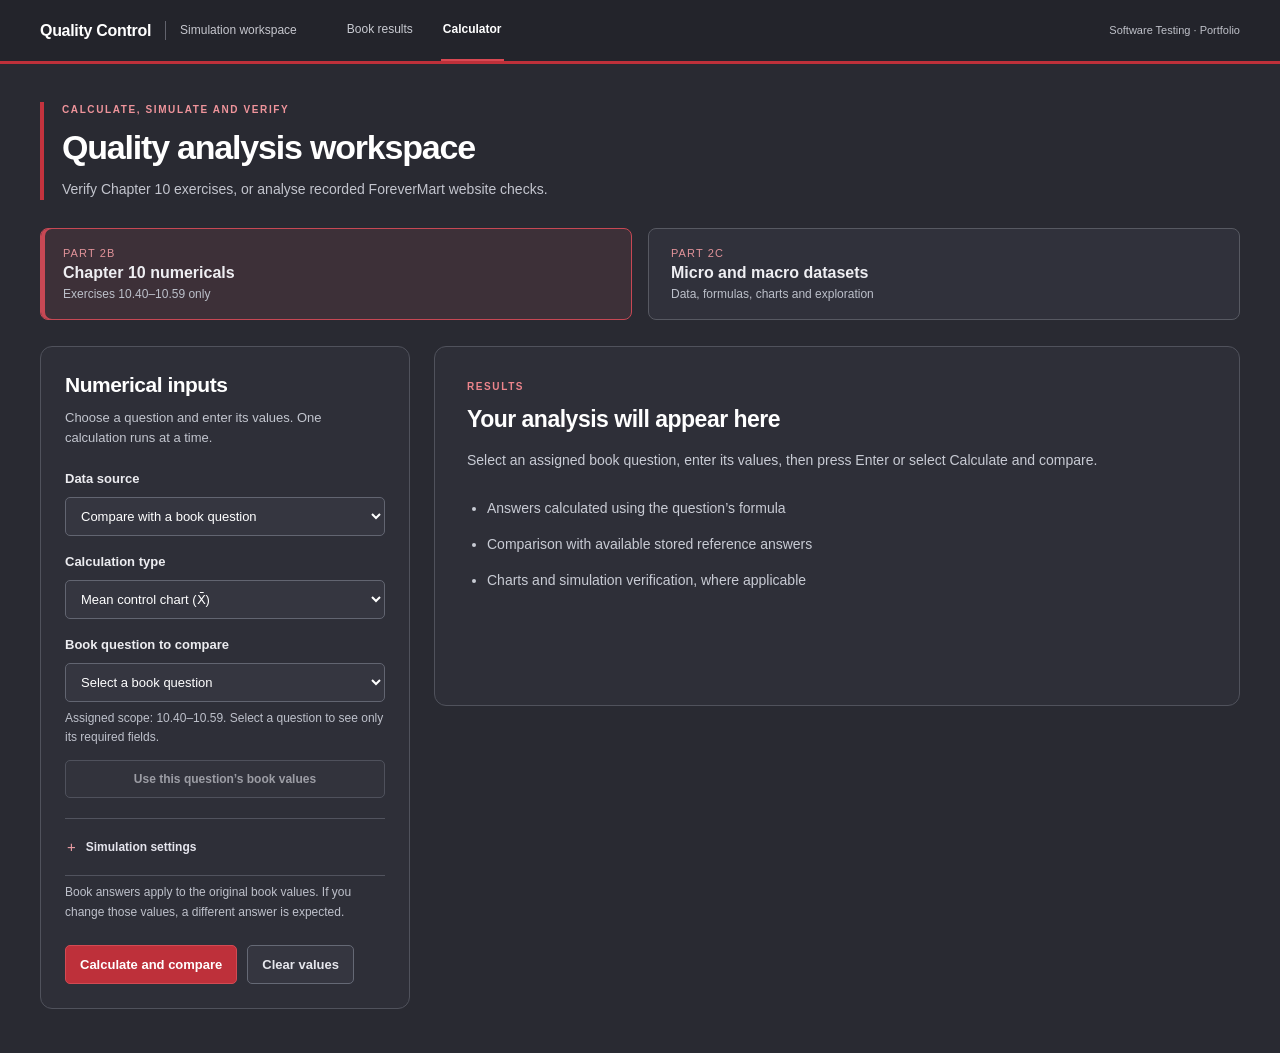
<file: vercel-site/index.html>
<!doctype html>
<html lang="en">
<head>
  <meta charset="utf-8">
  <meta name="viewport" content="width=device-width,initial-scale=1">
  <title>Quality Control | Simulation workspace</title>
  <link rel="icon" type="image/svg+xml" href="favicon.svg?v=1">
  <link rel="stylesheet" href="report-theme.css">
  <link rel="stylesheet" href="calculator.css?v=3">
</head>
<body>
  <header class="topbar"><div class="topbar-inner">
    <a class="brand" href="index.html">Quality Control<span class="chapter-label">Simulation workspace</span></a>
    <nav class="report-nav" aria-label="Report navigation"><a href="book-results.html">Book results</a><a href="calculator.html" aria-current="page">Calculator</a></nav>
    <span class="course">Software Testing · Portfolio</span>
  </div></header>
  <main>
    <header class="report-heading"><div><p class="eyebrow">Calculate, simulate and verify</p><h1>Quality analysis workspace</h1><p class="lede">Verify Chapter 10 exercises, or analyse recorded ForeverMart website checks.</p></div></header>
    <div class="workflow-picker" role="tablist" aria-label="Project workflow">
      <button type="button" id="numerical-tab" role="tab" aria-selected="true" aria-controls="numerical-panel" tabindex="0"><span>Part 2B</span>Chapter 10 numericals<small>Exercises 10.40–10.59 only</small></button>
      <button type="button" id="dataset-tab" role="tab" aria-selected="false" aria-controls="dataset-panel" tabindex="-1"><span>Part 2C</span>Micro and macro datasets<small>Data, formulas, charts and exploration</small></button>
    </div>
    <div class="calculator-layout">
      <section class="exercise entry-panel" aria-label="Calculation inputs">
        <div id="numerical-panel" role="tabpanel" aria-labelledby="numerical-tab">
          <form id="calculator-form">
            <h2>Numerical inputs</h2><p class="form-intro">Choose a question and enter its values. One calculation runs at a time.</p>
            <label for="data-source">Data source</label><select id="data-source"><option value="book">Compare with a book question</option><option value="own">My own numerical values</option></select>
            <label for="kind">Calculation type</label><select id="kind" name="kind" disabled><option value="">Loading calculation types…</option></select>
            <label for="exercise-select">Book question to compare</label><select id="exercise-select" disabled><option value="">Loading assigned questions…</option></select>
            <p id="source-hint" class="field-hint">Assigned numerical scope: 10.40–10.59.</p>
            <button type="button" id="load-book-values" class="secondary-button load-values" disabled>Use this question’s book values</button>
            <div id="mode-container" hidden><label for="entry-mode">Values available to you</label><select id="entry-mode"></select></div>
            <div id="input-fields" class="input-fields" hidden></div>
            <details class="advanced-options"><summary>Simulation settings</summary><div>
              <label for="trials">Random simulation trials</label><select id="trials"><option value="10000">10,000 trials</option><option value="50000">50,000 trials</option><option value="100000">100,000 trials</option></select>
              <p class="field-hint">The formula gives the calculated answer. Repeating a random experiment checks that result where a simulation model is available. More trials reduce random uncertainty; they do not change the formula.</p>
            </div></details>
            <p class="field-hint">Book answers apply to the original book values. If you change those values, a different answer is expected.</p>
            <div class="form-actions"><button type="submit" id="calculate-button">Calculate and compare</button><button type="button" id="reset-button" class="secondary-button">Clear values</button></div>
            <p id="form-error" class="form-error" role="alert" hidden></p><p id="loading-message" class="loading-message" role="status" hidden>Python is calculating your result. The first request may take a little longer.</p>
          </form>
        </div>
        <div id="dataset-panel" role="tabpanel" aria-labelledby="dataset-tab" hidden>
          <form id="dataset-form">
            <h2>Dataset analysis</h2><p class="form-intro">Reproduce your PDF study, then simulate another selection of its recorded groups.</p>
            <label for="dataset-scale">Study</label><select id="dataset-scale"><option value="micro">Micro — catalog response times</option><option value="macro">Macro — five-service check suite</option></select>
            <p id="scale-hint" class="field-hint">Micro: 25 groups of five catalog timings. Macro: 20 rounds of the same five service checks.</p>
            <label for="dataset-source">Dataset source</label><select id="dataset-source"><option value="study">ForeverMart — attached PDF study</option><option value="own">My own CSV dataset</option><option value="demo">Synthetic demo (example only)</option></select>
            <p id="dataset-source-hint" class="field-hint">Original measurements from 7 October 2026. These saved measurements match the attached PDF study; running the analysis does not collect new website data.</p>
            <p id="study-downloads" class="field-hint"><a href="data/forevermart_study/requests.csv" download>Download original measurements</a></p>
            <div id="csv-inputs" hidden>
              <label for="csv-file">Import a CSV file</label><input id="csv-file" type="file" accept=".csv,text/csv" aria-describedby="csv-format-hint">
              <p id="csv-file-status" class="field-hint" role="status"></p>
              <label for="csv-text">CSV data</label><textarea id="csv-text" rows="7" spellcheck="false" placeholder="period,passed,failed,response_ms&#10;Batch 1,98,2,245&#10;Batch 2,96,4,310" aria-describedby="csv-format-hint"></textarea>
              <p id="csv-format-hint" class="field-hint">For mean/range charts in micro mode: <strong>period,t1_ms,t2_ms,t3_ms,t4_ms,t5_ms</strong> — five individual successful timings per group, 5–500 groups. For aggregate checks in either mode: <strong>period,passed,failed,response_ms</strong> — counts and their batch mean, up to 20,000 batches. Aggregate means cannot recover individual ranges or percentiles. Maximum file size: 2 MB.</p>
              <button type="button" id="download-template" class="text-button">Download a CSV template</button>
            </div>
            <label for="specification-ms">Optional response time target (ms)</label><input id="specification-ms" type="number" min="0.001" step="any" placeholder="Leave empty, or enter your target, e.g. 800">
            <p class="field-hint">The PDF study has no fixed timing requirement. Add a target only if you have one; it is separate from statistical control limits.</p>
            <details class="advanced-options"><summary>Simulation settings</summary><div>
              <label for="dataset-trials">Random simulation trials</label><select id="dataset-trials"><option value="10000">10,000 trials</option><option value="50000">50,000 trials</option><option value="100000">100,000 trials</option></select>
              <label for="dataset-seed">Random seed</label><input id="dataset-seed" type="number" min="0" max="4294967295" step="1" value="20260901" placeholder="Enter a whole number for reproducible results">
              <p class="field-hint">The PDF study resamples whole recorded groups to show how its mean and limits can vary. The macro report also checks the failure-count formula. Same data, trials and seed give the same simulation. Change the seed for a different random selection; no new website checks are made.</p>
            </div></details>
            <div class="form-actions"><button type="submit" id="analyse-button">Analyse and simulate</button></div>
            <p id="dataset-error" class="form-error" role="alert" hidden></p><p id="dataset-loading" class="loading-message" role="status" hidden>Python is analysing your dataset and preparing the charts.</p>
          </form>
        </div>
      </section>
      <section class="result-container" aria-label="Calculation results" aria-live="polite">
        <div id="empty-result" class="exercise result-placeholder"><span class="eyebrow">Results</span><h2>Your analysis will appear here</h2><p id="empty-result-description">Select an assigned book question, enter its values, then press Enter or select Calculate and compare.</p><ul id="empty-result-list"><li>Answers calculated using the question’s formula</li><li>Comparison with available stored reference answers</li><li>Charts and simulation verification, where applicable</li></ul></div>
        <div id="result-content" hidden><div id="data-message" role="status" class="data-message"></div><div class="result-toolbar"><span>Analysis complete</span><button id="download-report" type="button" class="secondary-button">Download report</button><button id="download-result" type="button" class="secondary-button">Download result JSON</button></div><div id="result-report" class="report-viewer" role="region" aria-label="Calculated results, charts and verification"></div></div>
      </section>
    </div>
  </main>
  <script src="report-viewer.js?v=3" defer></script>
  <script src="calculator.js?v=3" defer></script>
</body>
</html>
</file>
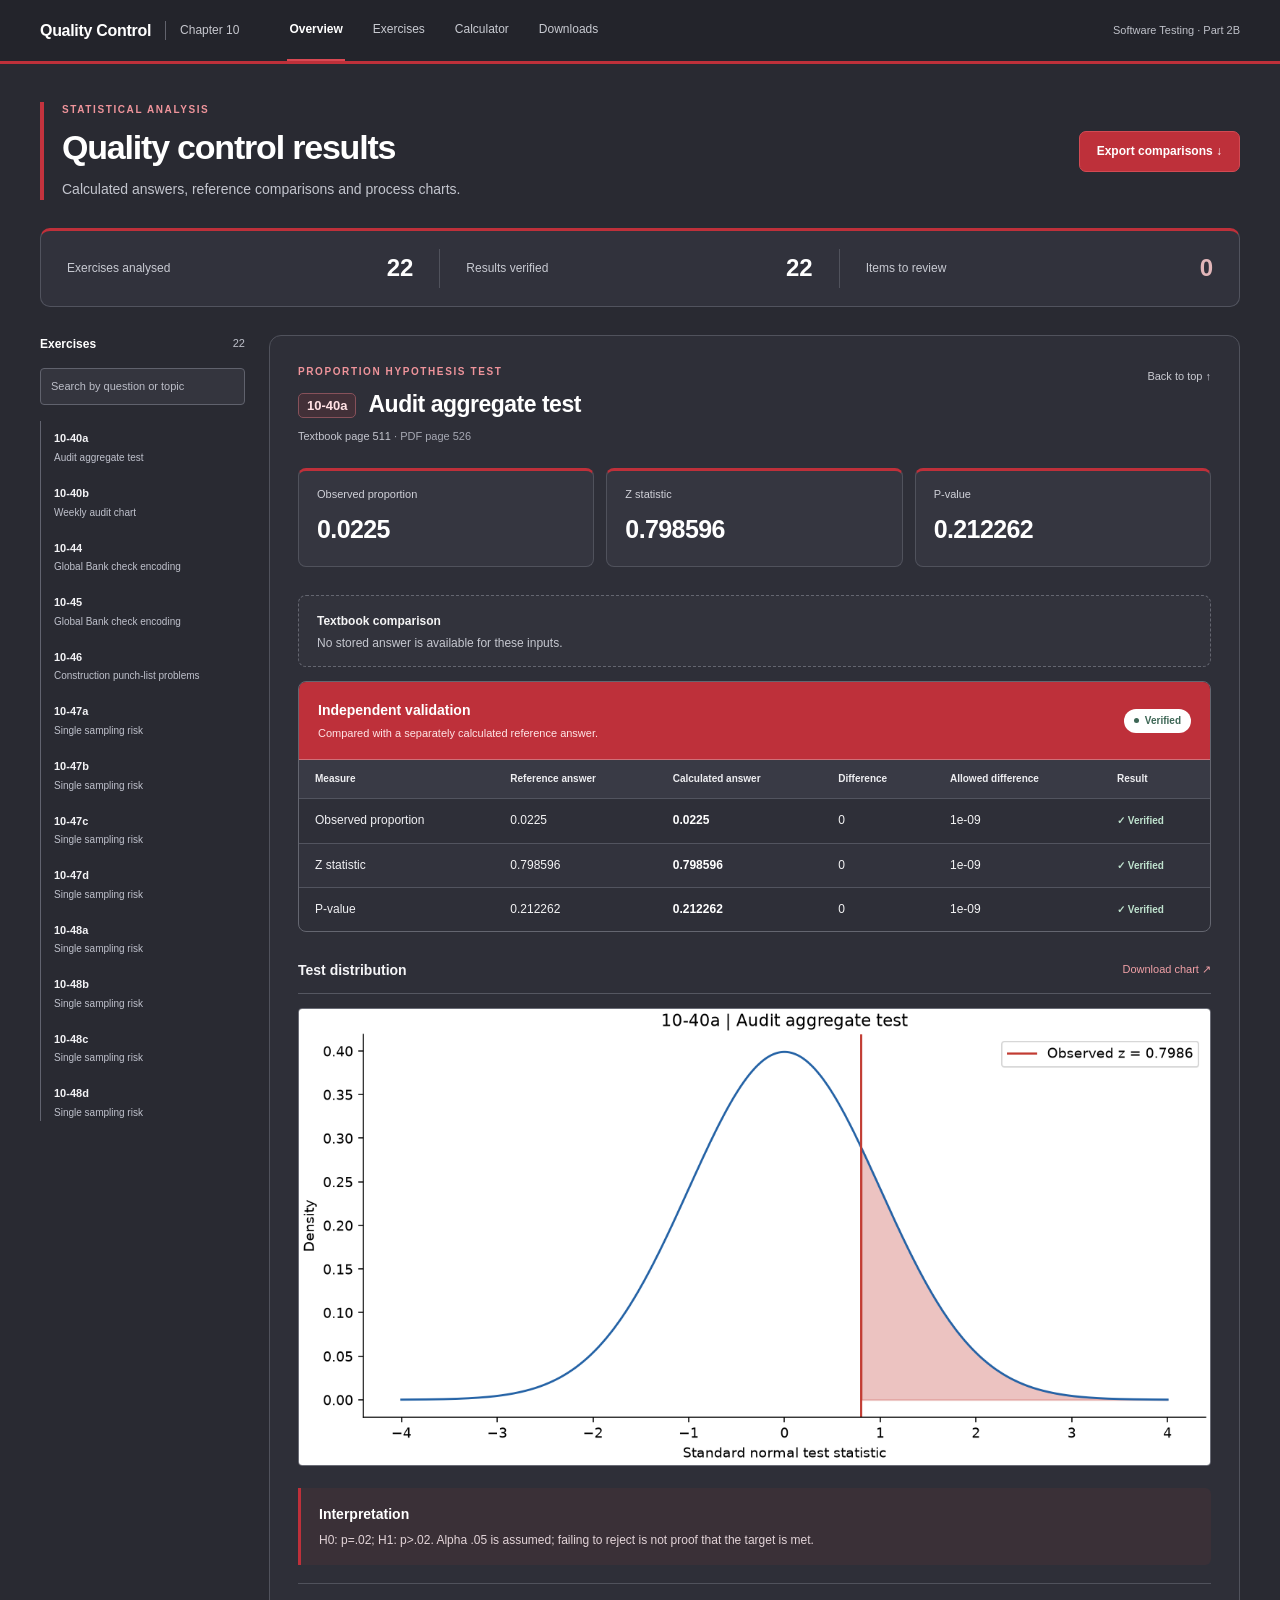
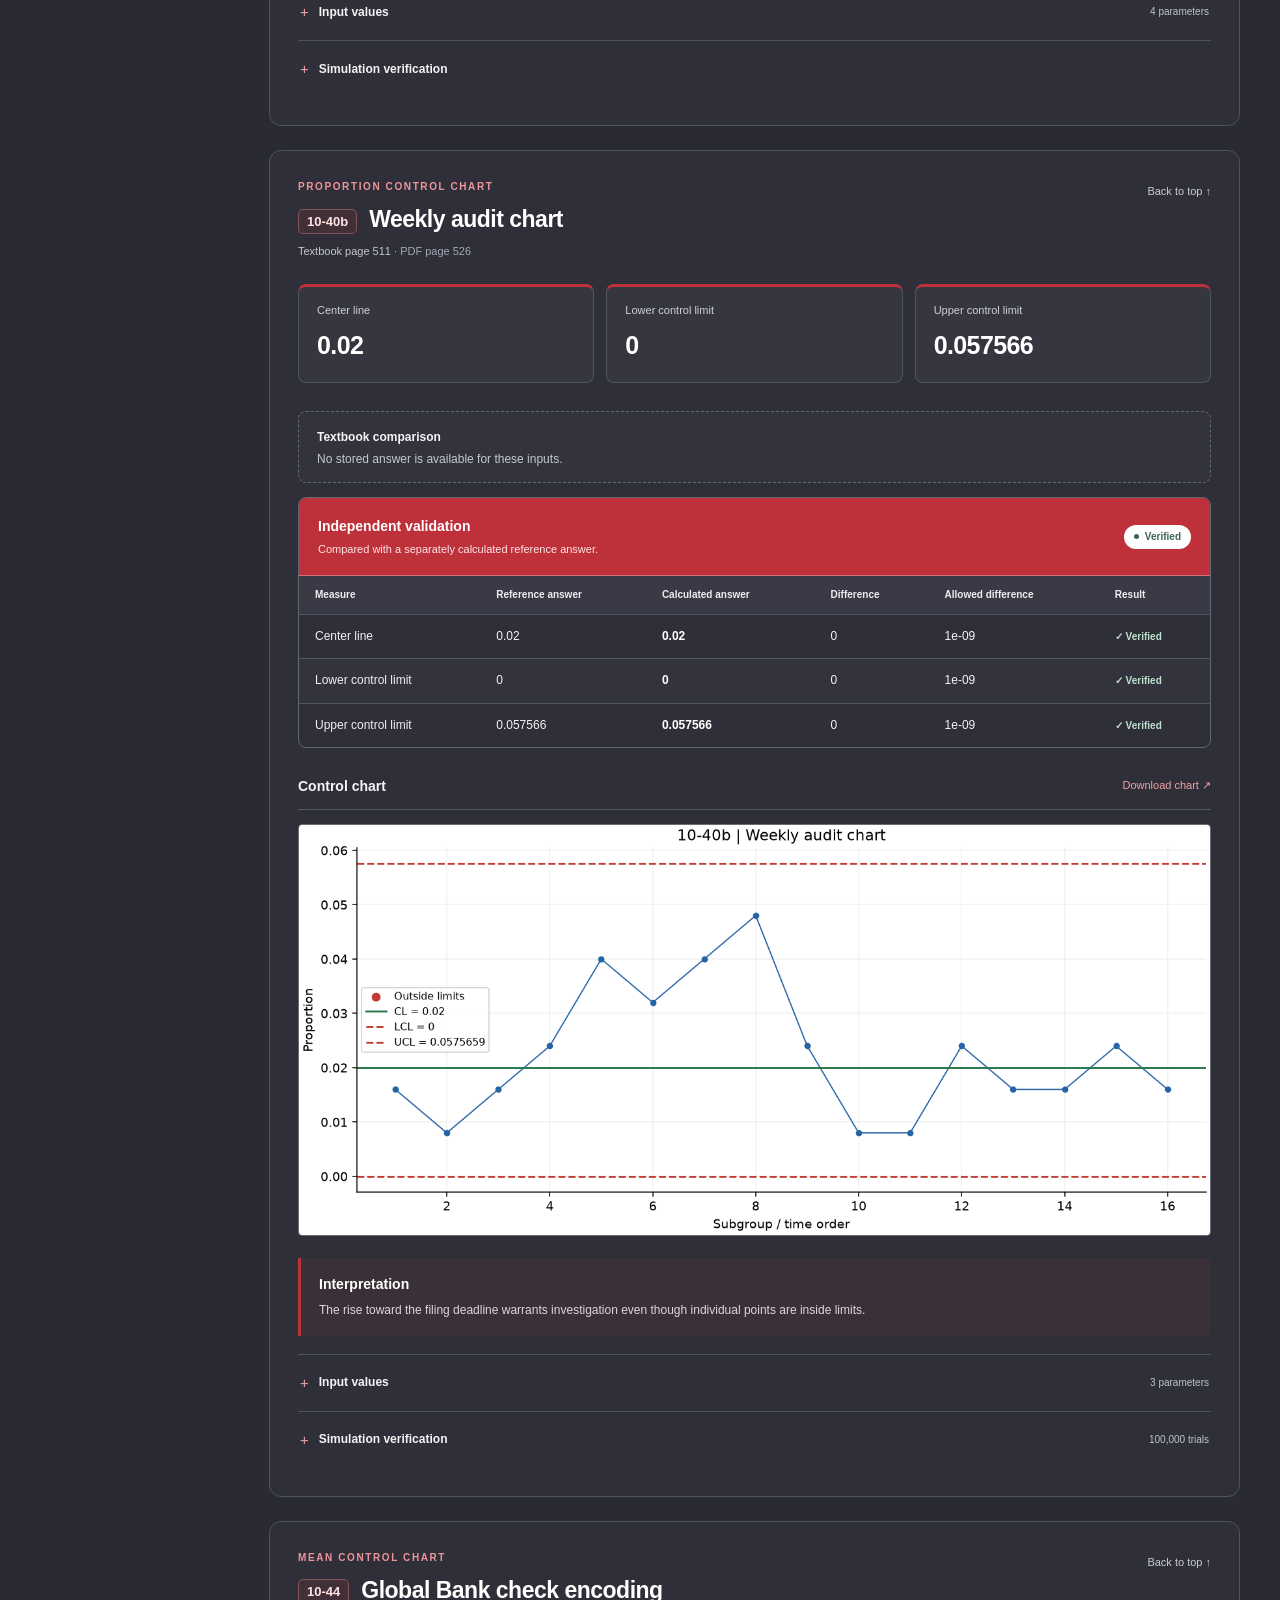
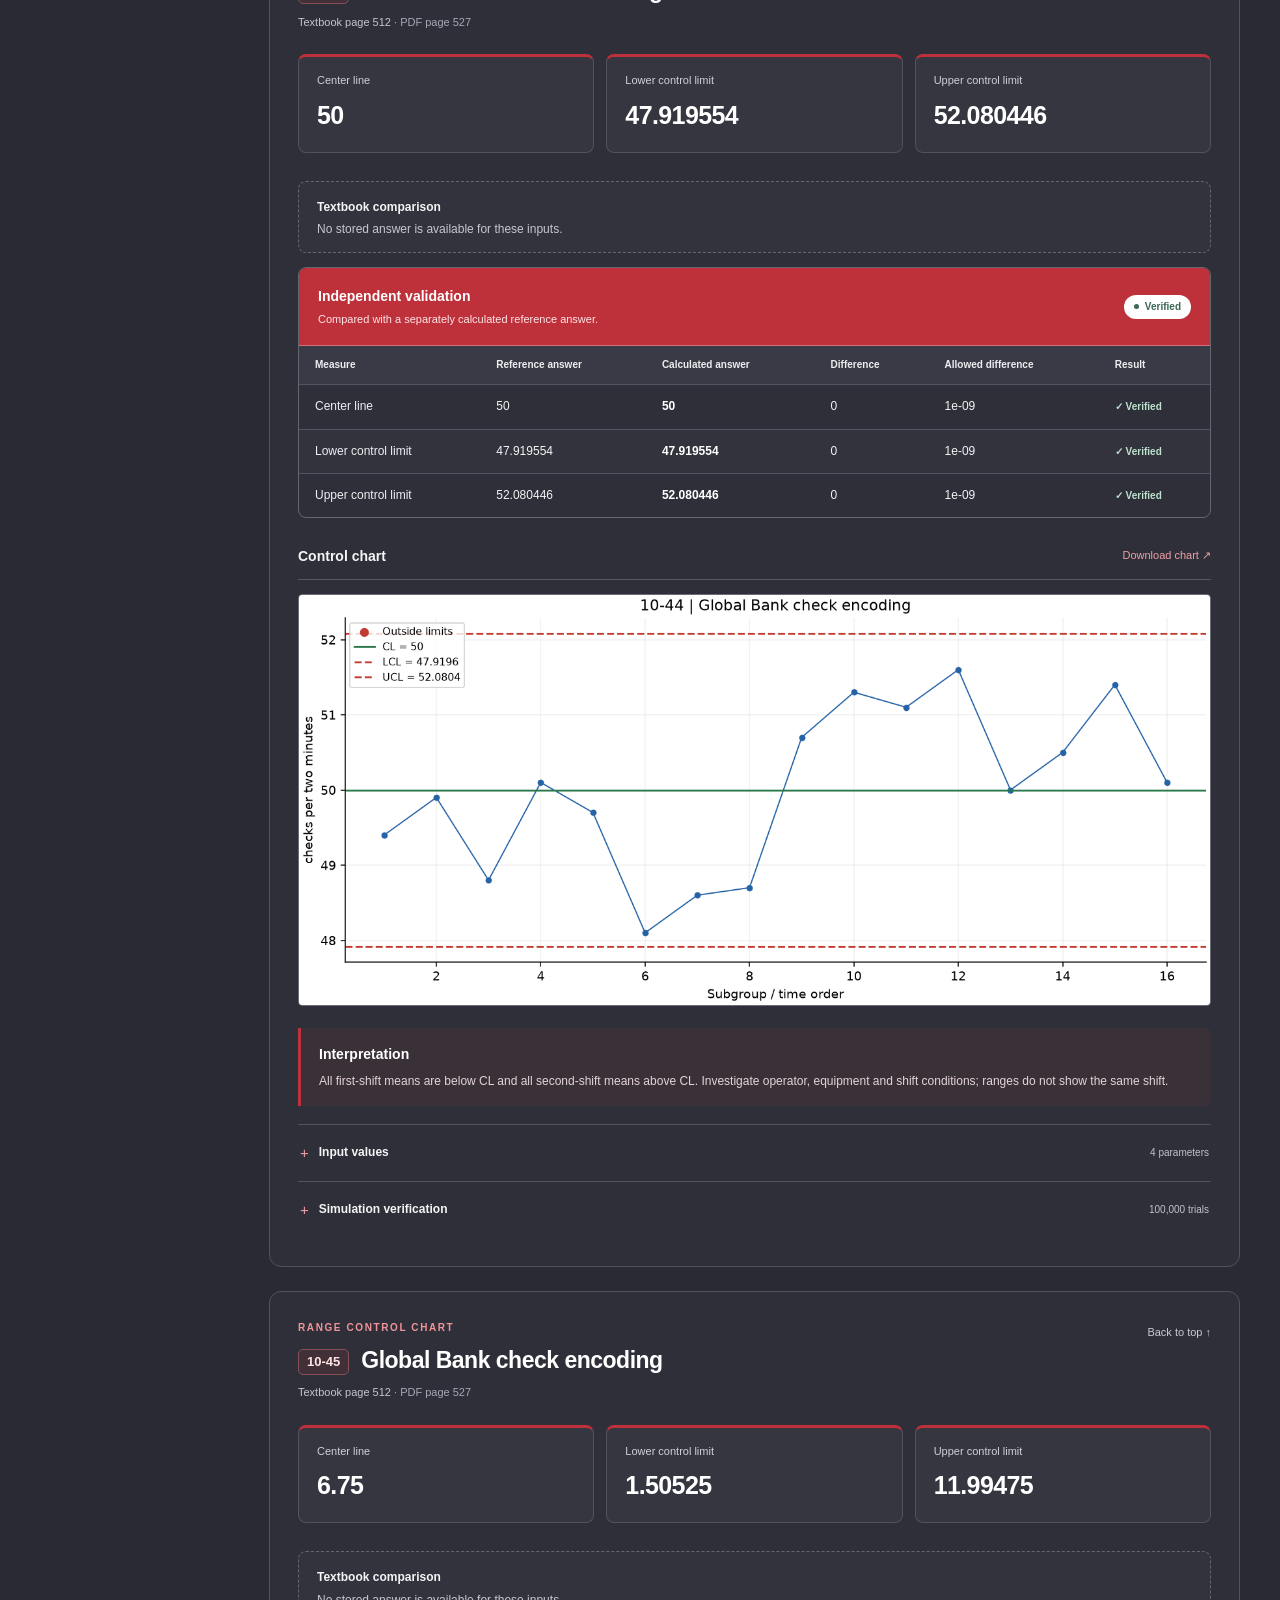
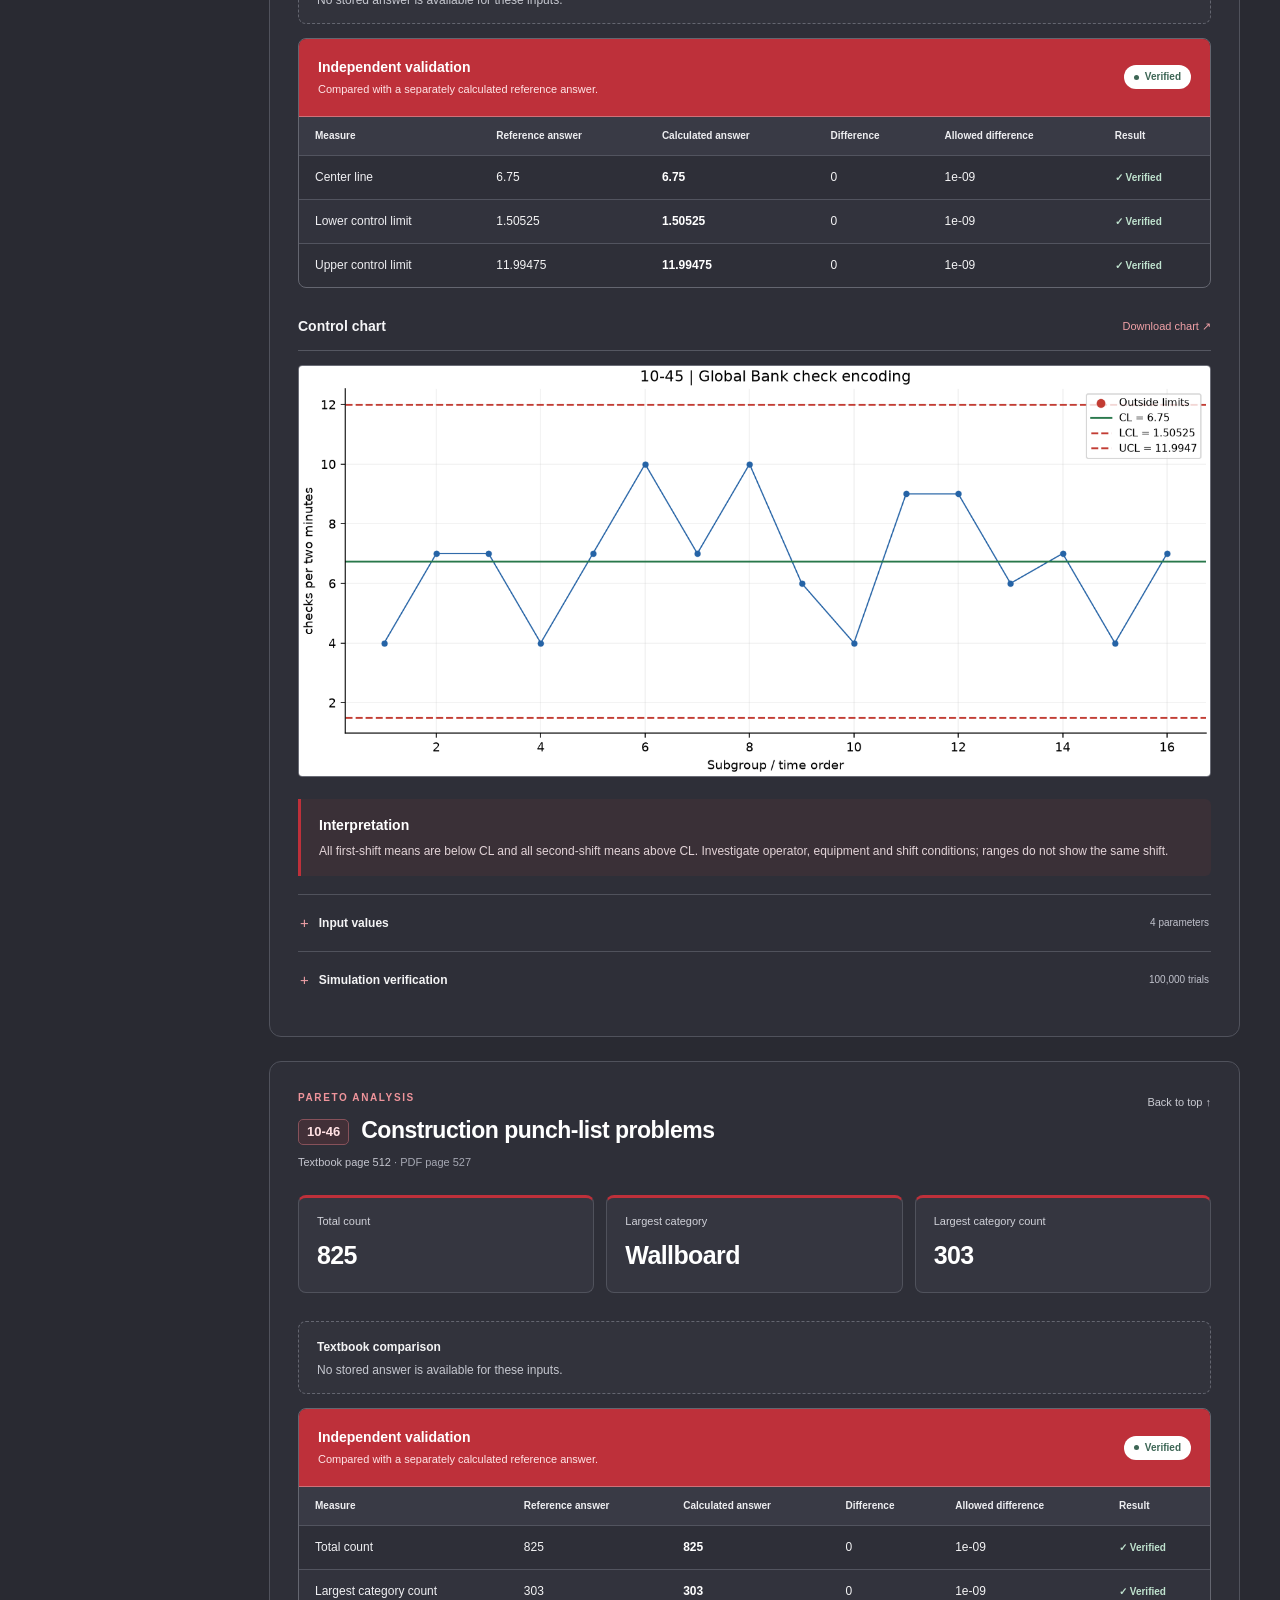
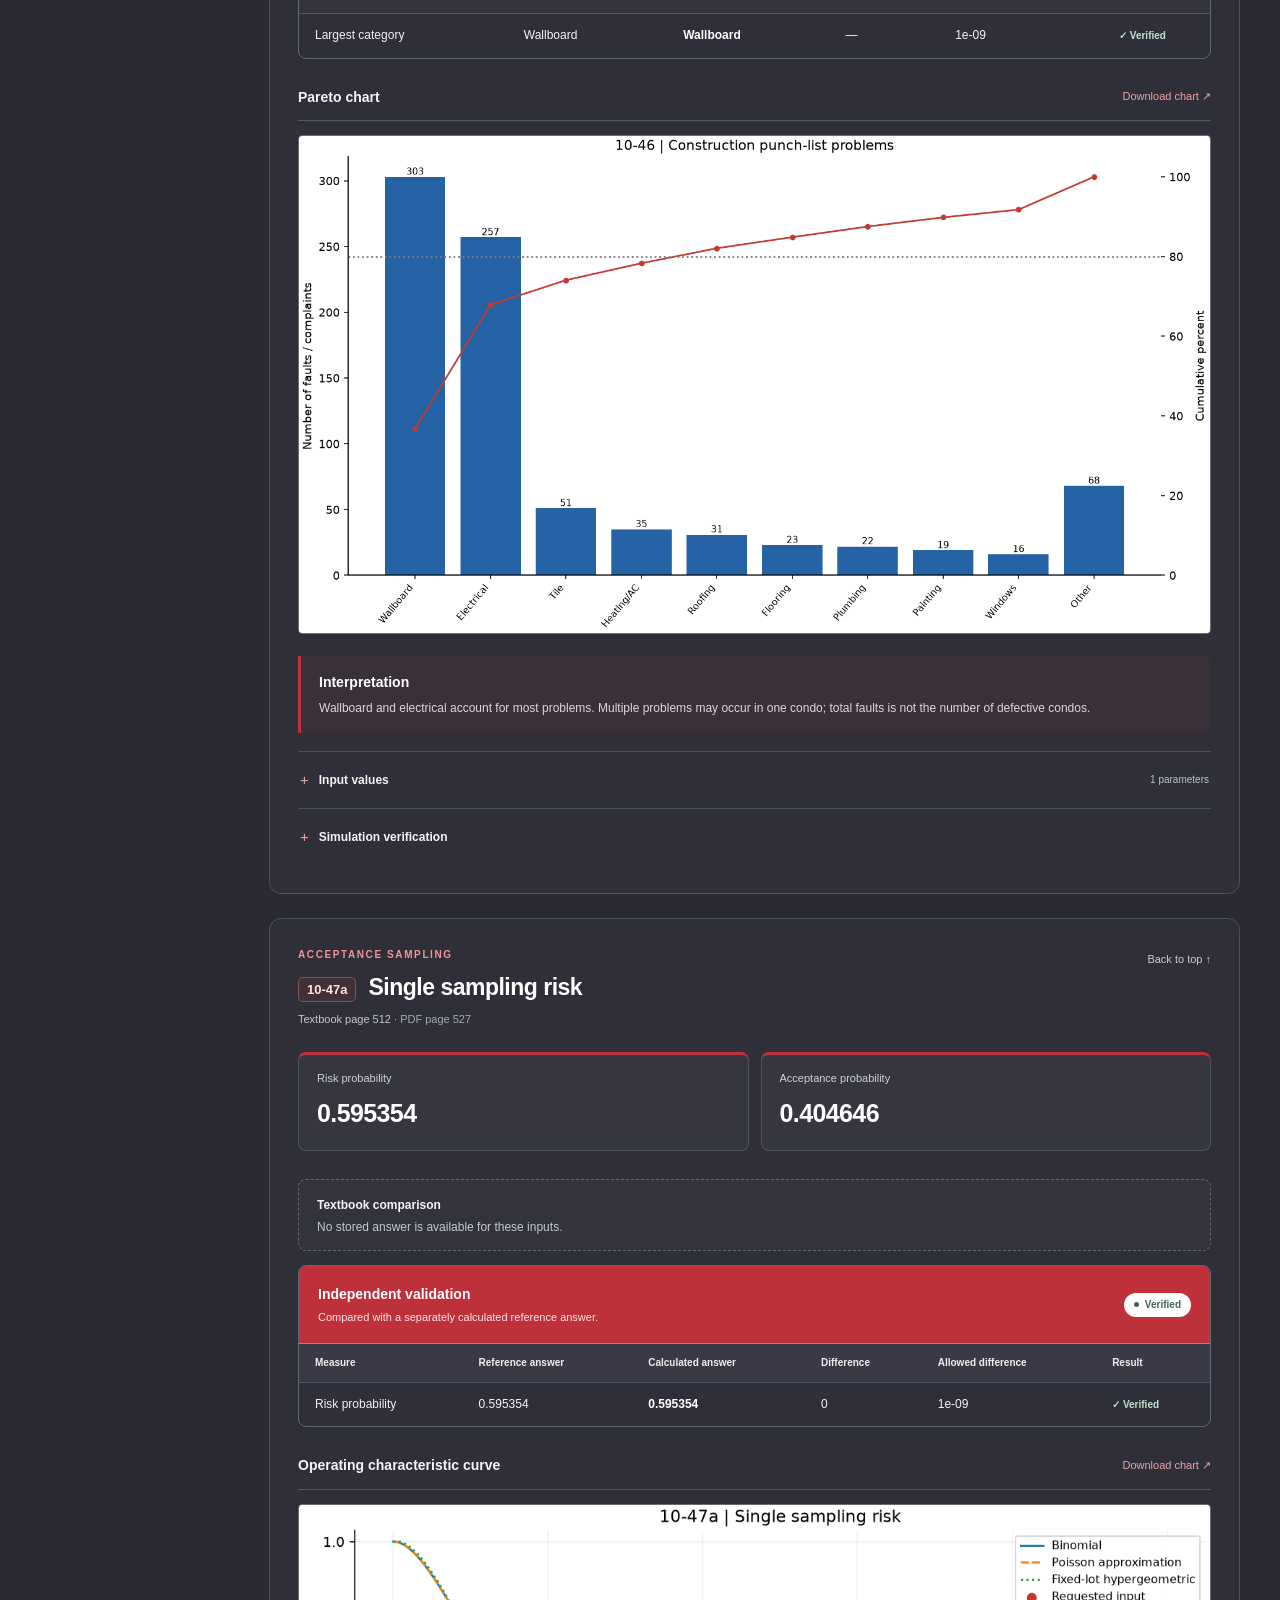
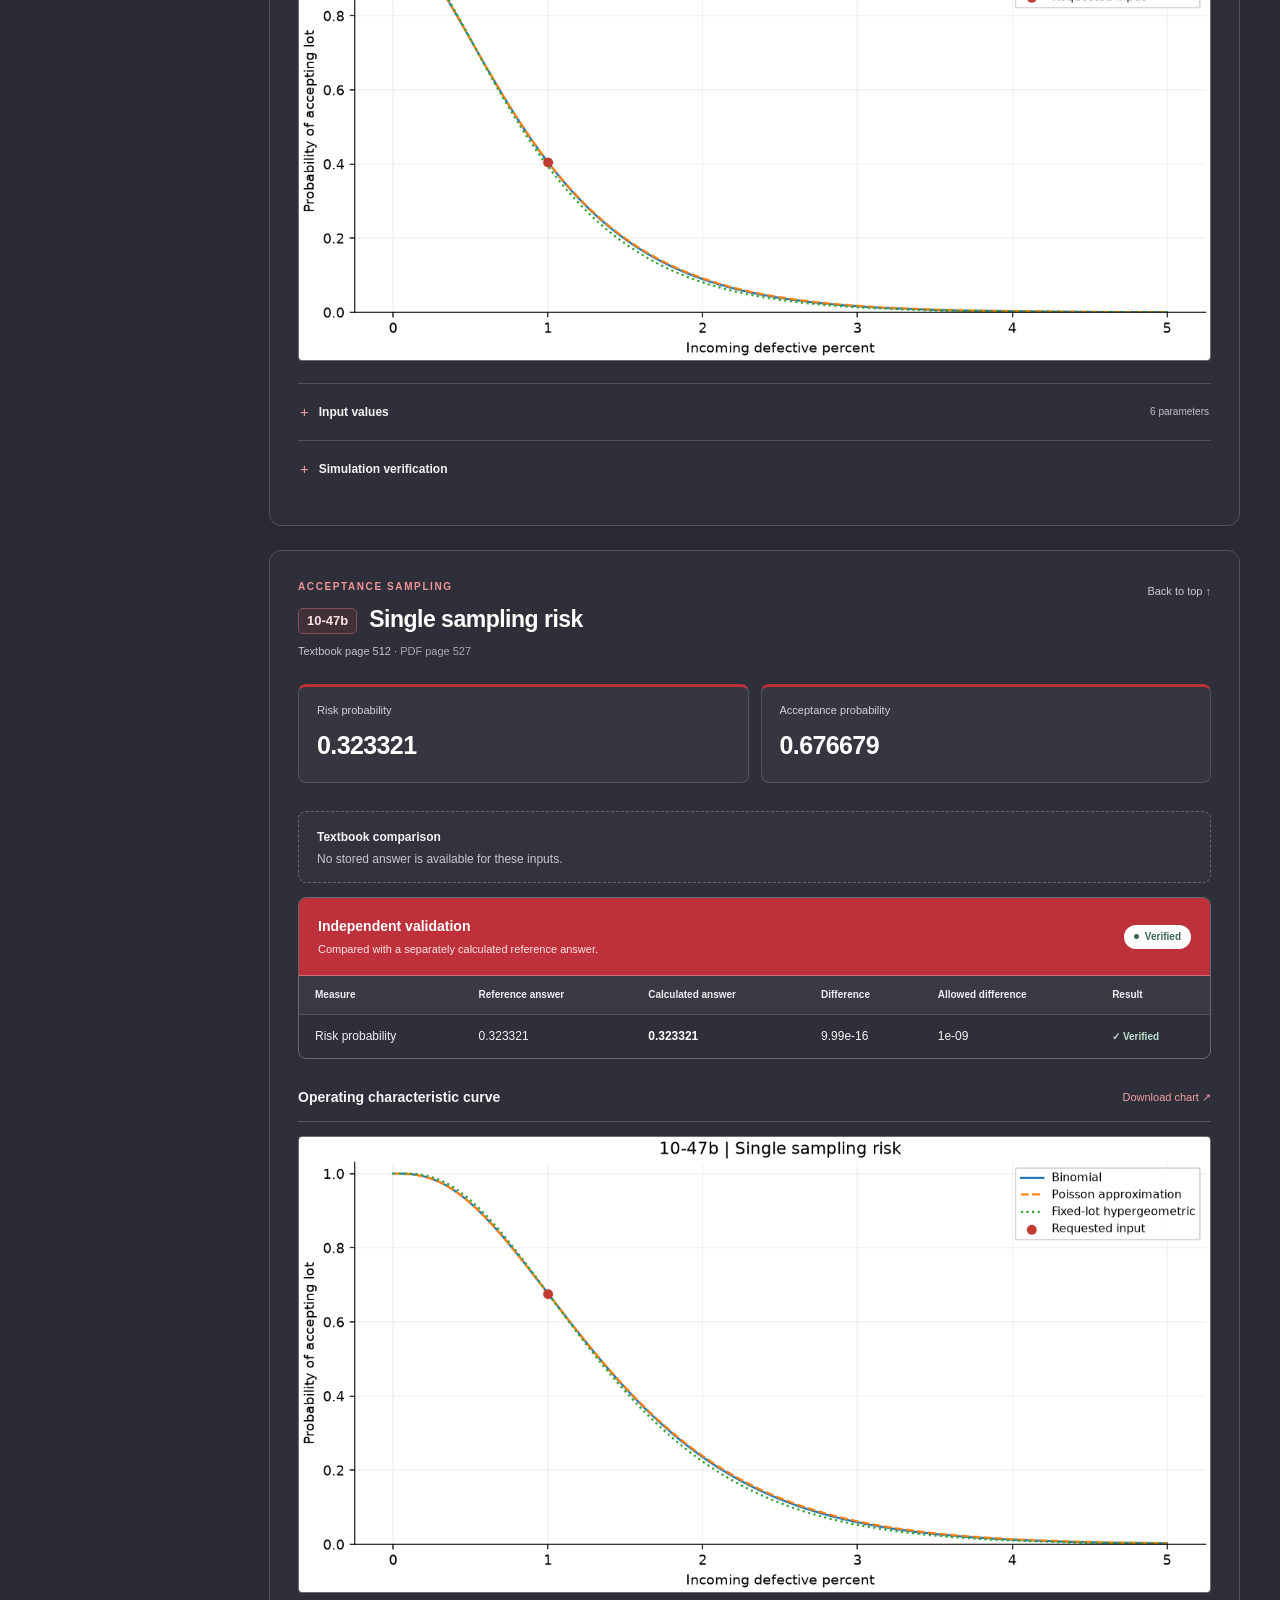
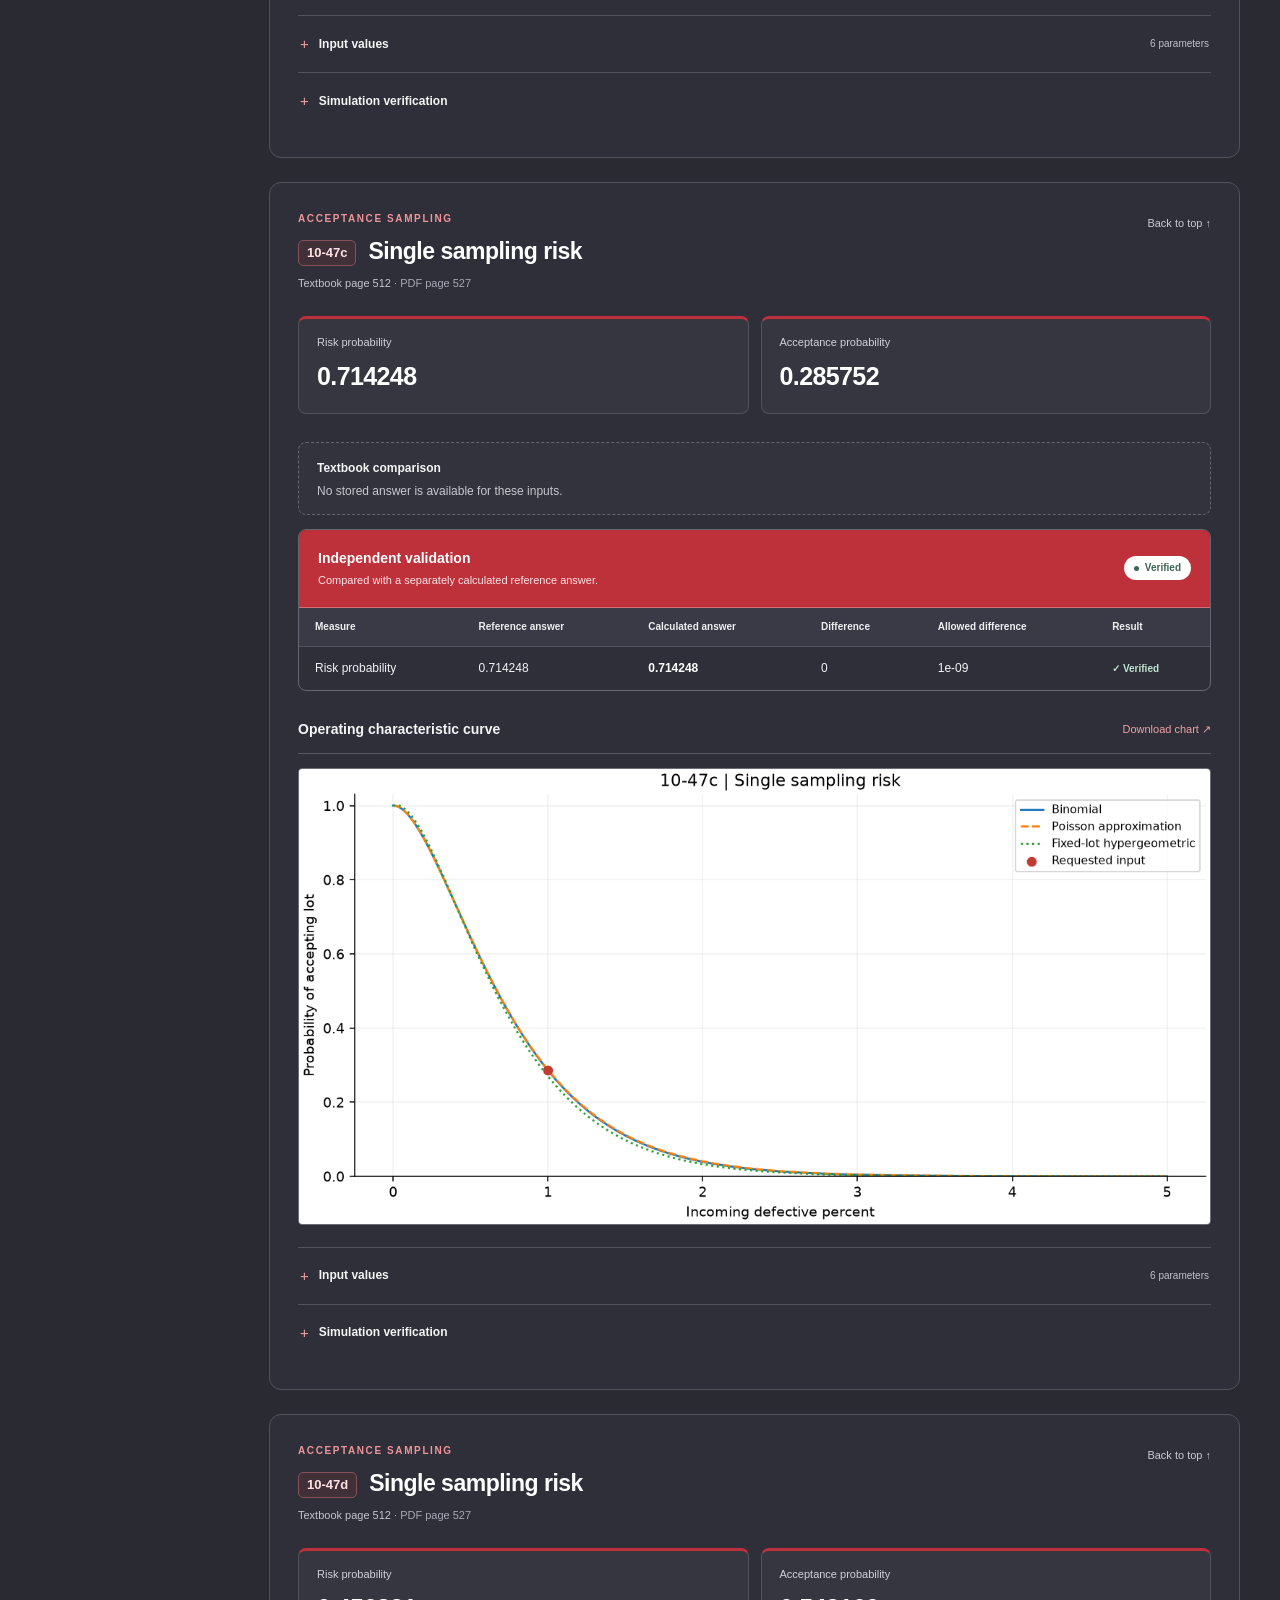
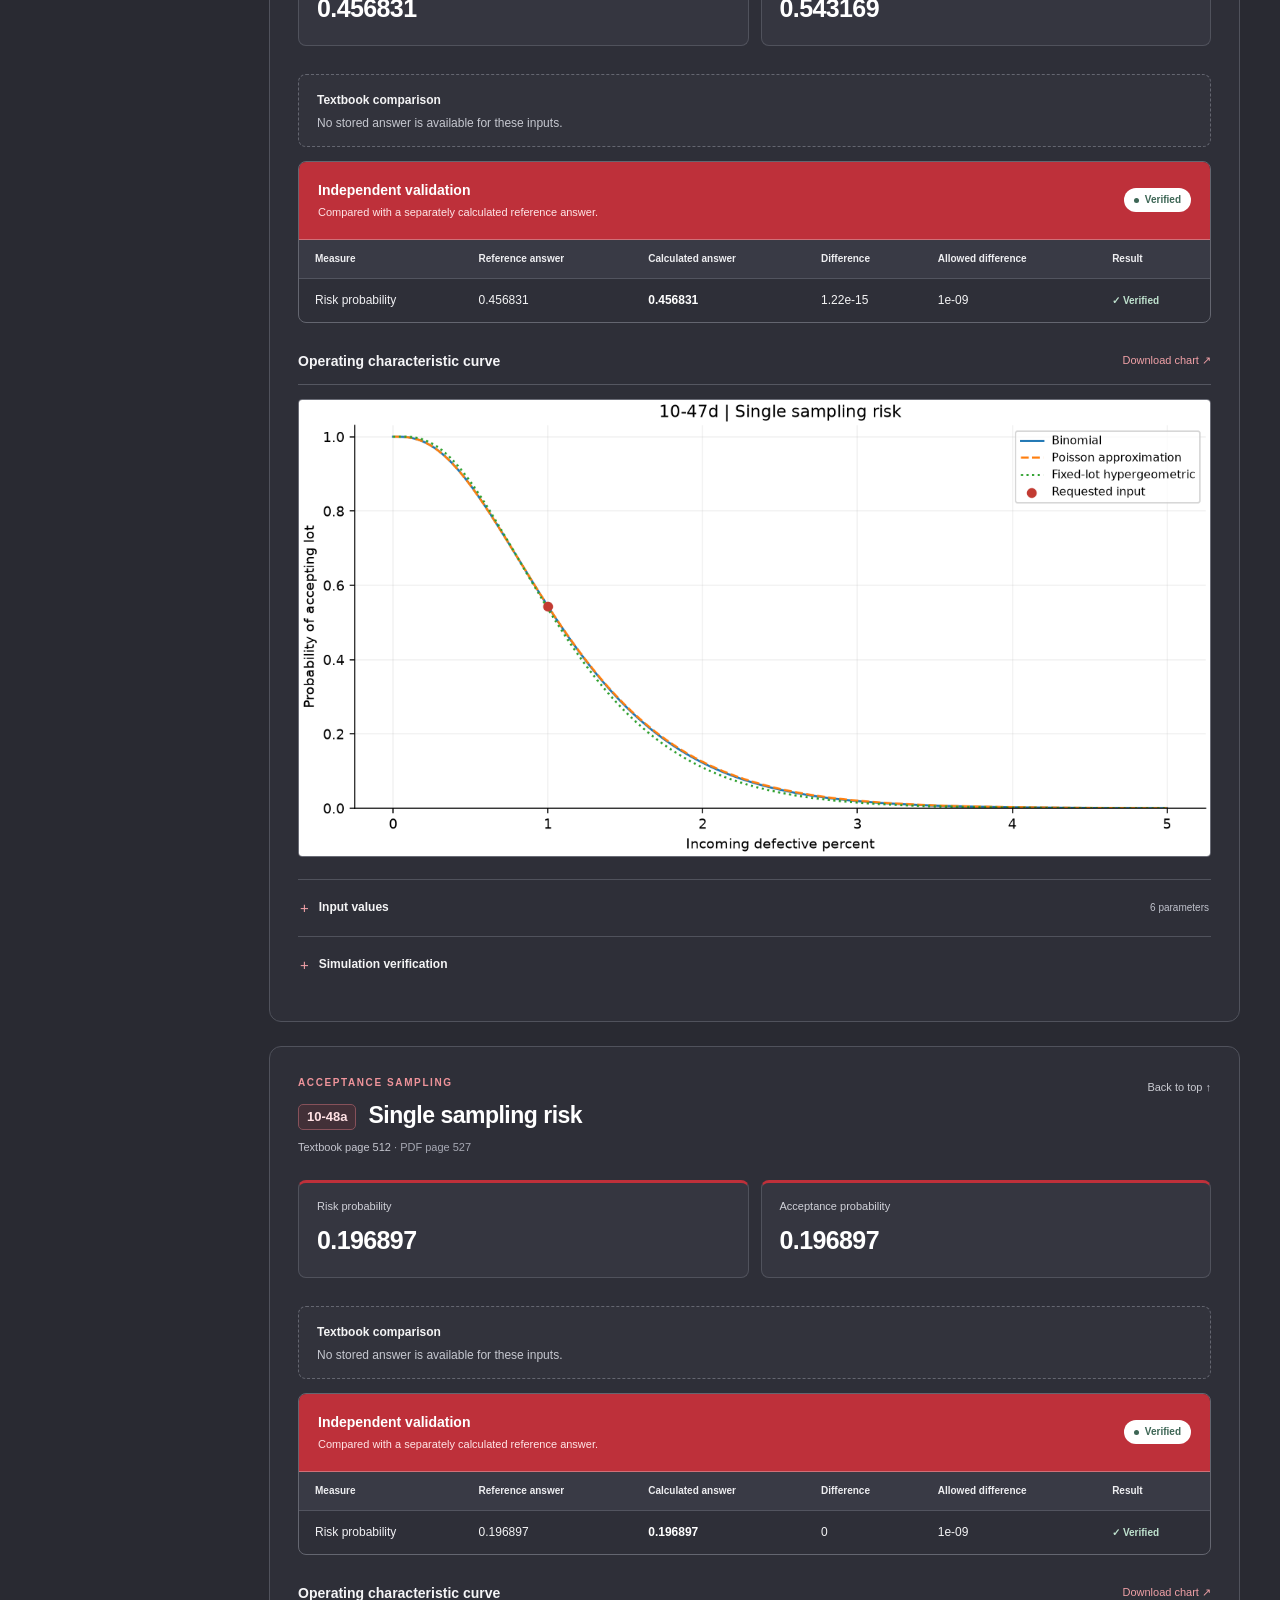
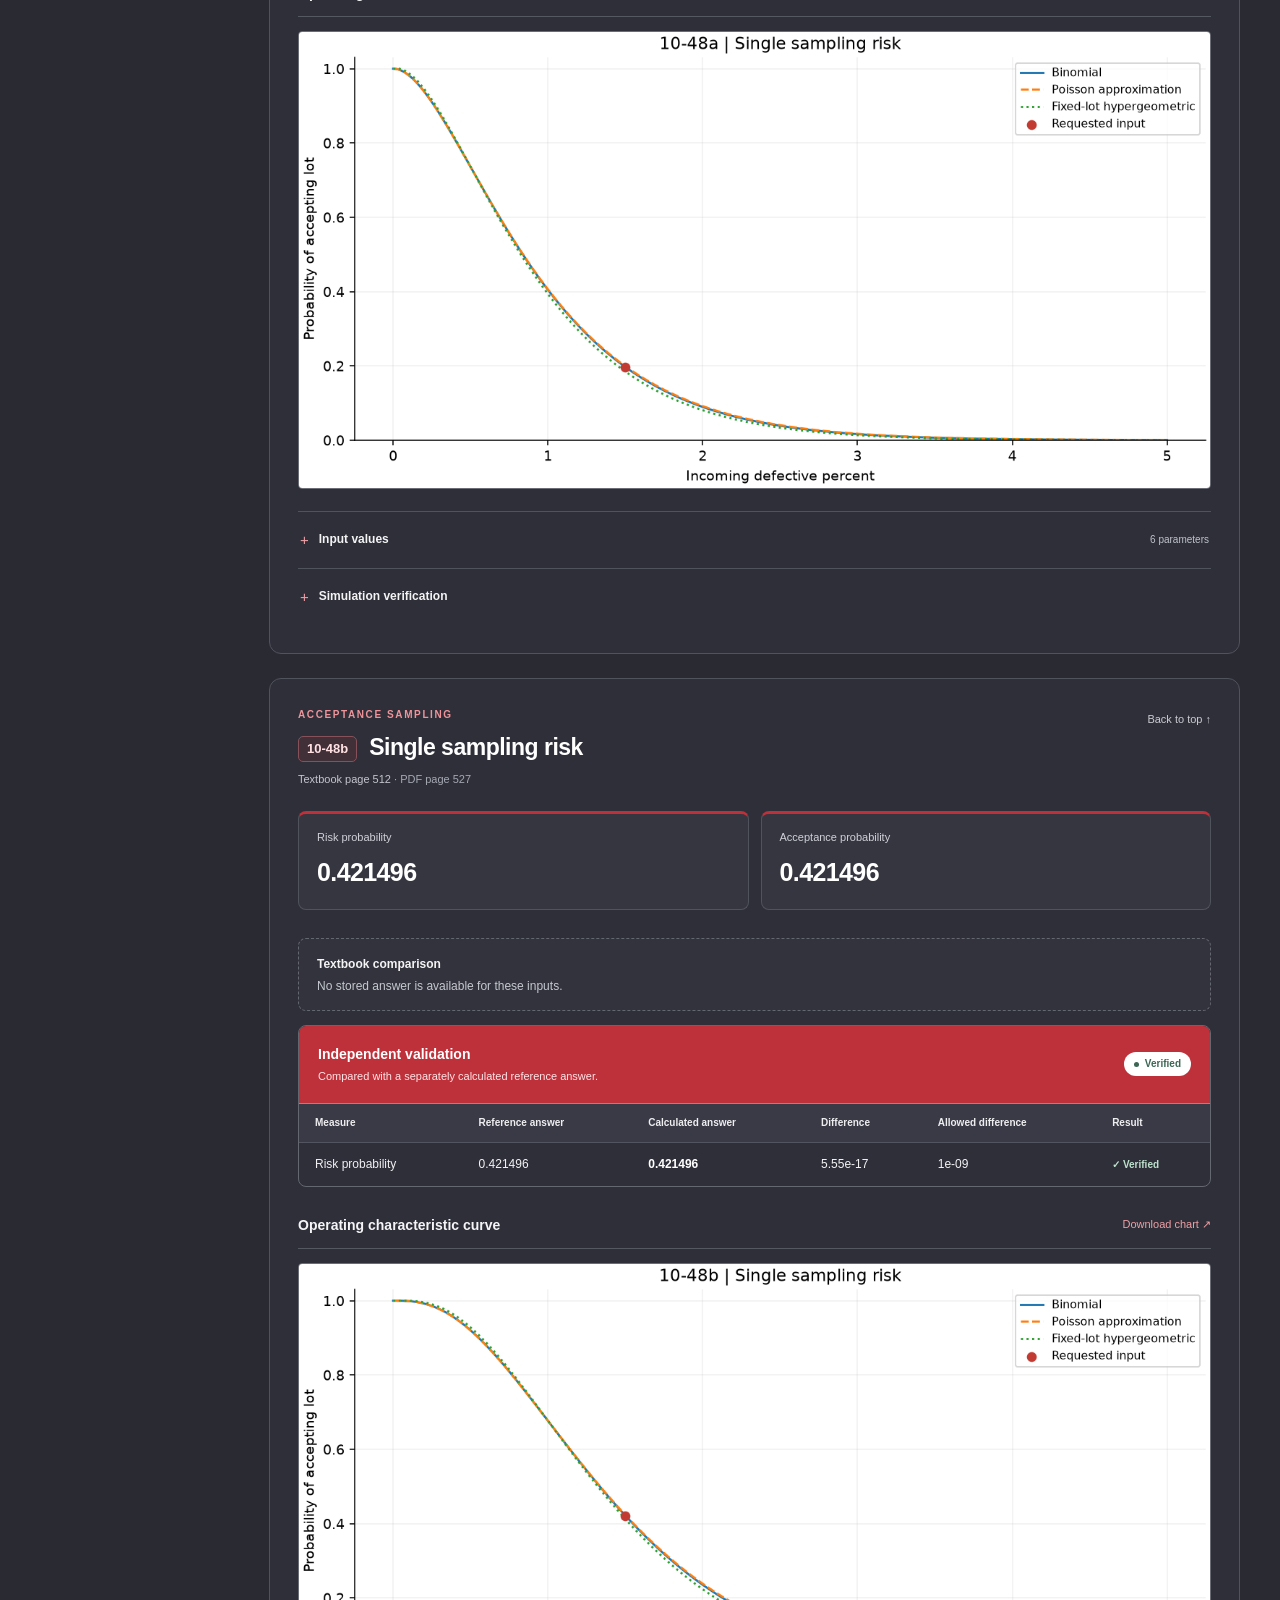
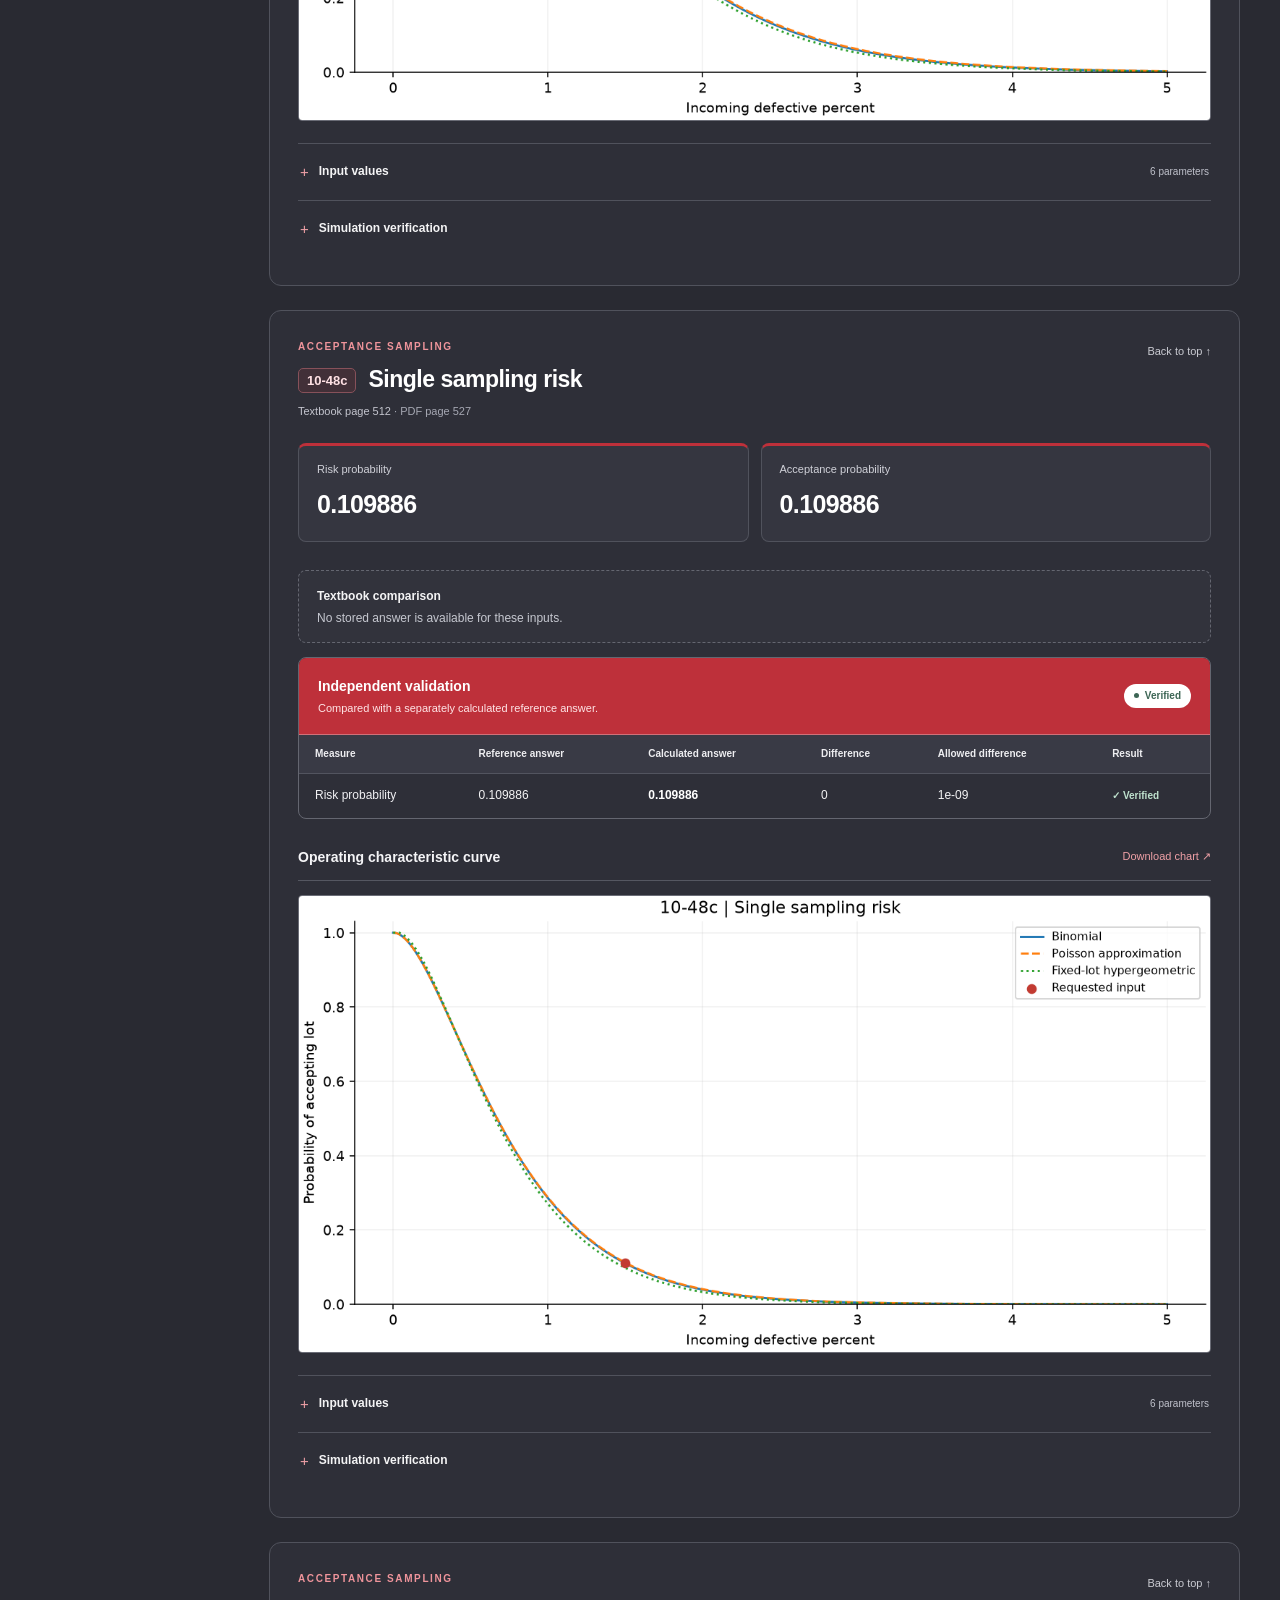
<file: output/report.html>
<!doctype html>
<html lang="en"><head><meta charset="utf-8"><meta name="viewport" content="width=device-width,initial-scale=1"><title>Quality Control | Results</title><style>
:root{--ink:#192d40;--muted:#647586;--line:#e5eaee;--teal:#087f74;--bg:#f4f6f8}*{box-sizing:border-box}html{scroll-behavior:smooth;scroll-padding-top:90px}body{margin:0;background:var(--bg);color:var(--ink);font:14px/1.6 "Segoe UI",Arial,sans-serif}a{color:var(--teal);text-decoration:none}a:hover{text-decoration:underline}button,input{font:inherit}[hidden]{display:none!important}.topbar{height:74px;background:#fff;border-bottom:1px solid var(--line)}.topbar-inner{max-width:1360px;margin:auto;padding:0 40px;height:100%;display:flex;align-items:center;justify-content:space-between}.brand{display:flex;align-items:center;gap:12px;color:var(--ink);font-weight:650;font-size:17px}.brand:hover{text-decoration:none}.brand-mark{background:#12384a;color:#fff;display:grid;place-items:center;border-radius:10px;width:40px;height:40px;font-size:13px;letter-spacing:1px}.brand small{display:block;font-size:11px;font-weight:450;color:var(--muted);margin-top:-2px}.course{font-size:12px;color:var(--muted)}.course span{margin:0 9px;color:#bdc7cf}main{max-width:1360px;margin:auto;padding:38px 40px 20px}.report-heading{display:flex;align-items:center;justify-content:space-between;gap:20px;margin-bottom:28px}.eyebrow{display:block;text-transform:uppercase;letter-spacing:1.6px;font-size:10px;font-weight:700;color:var(--teal);margin:0 0 9px}h1{font-size:34px;letter-spacing:-1.2px;line-height:1.2;margin:0 0 10px;font-weight:650}.lede{margin:0;color:var(--muted);font-size:14px}.download-button{display:inline-flex;white-space:nowrap;align-items:center;padding:10px 17px;background:white;border:1px solid #d4dfe5;border-radius:7px;color:var(--ink);font-size:12px;font-weight:600}.download-button:hover{background:#eaf3f2;text-decoration:none}.overview{display:grid;grid-template-columns:repeat(3,1fr);background:#fff;border:1px solid var(--line);border-radius:10px;margin-bottom:28px;padding:18px 0}.overview>div{padding:0 26px;border-right:1px solid var(--line);display:flex;justify-content:space-between;align-items:center;gap:14px}.overview>div:last-child{border:0}.overview span{color:var(--muted);font-size:12px}.overview strong{font-size:24px;font-weight:650;font-variant-numeric:tabular-nums}.workspace{display:grid;gap:24px}.with-index{grid-template-columns:205px minmax(0,1fr)}aside{position:sticky;top:24px;align-self:start}aside .eyebrow{color:var(--muted)}aside input{width:100%;border:1px solid #d8e1e7;border-radius:7px;padding:9px 11px;background:#fff;outline:none;font-size:12px;margin-bottom:12px}aside input:focus{border-color:var(--teal);box-shadow:0 0 0 3px #087f7414}nav{max-height:70vh;overflow:auto;padding-right:6px}nav a{display:block;padding:9px 10px;border-radius:6px;margin-bottom:3px;color:var(--ink)}nav a:hover{background:#e5eeef;text-decoration:none}nav a span{font-size:12px;font-weight:650;display:block}nav small{font-size:11px;color:var(--muted);display:block;white-space:nowrap;overflow:hidden;text-overflow:ellipsis}.results{min-width:0}.exercise{background:white;border:1px solid var(--line);border-radius:12px;padding:28px;margin-bottom:24px;box-shadow:0 2px 5px #142e4503}.exercise-heading{display:flex;justify-content:space-between;align-items:flex-start;gap:16px;margin-bottom:23px}h2{font-size:23px;font-weight:650;letter-spacing:-.5px;line-height:1.35;margin:0}.exercise-id{font-size:13px;font-weight:600;letter-spacing:0;display:inline-block;border:1px solid #dce5e9;background:#f5f8f9;padding:3px 8px;border-radius:5px;margin-right:12px;vertical-align:middle;color:#405767}.source{font-size:11px;color:var(--muted);margin:8px 0 0}.source span{color:#8996a2}.subtle-link{font-size:11px;color:#7c8b96;white-space:nowrap;padding-top:4px}.metrics{display:grid;grid-template-columns:repeat(auto-fit,minmax(150px,1fr));gap:12px;margin-bottom:28px}.metric{padding:17px 18px;background:#f7fafb;border:1px solid #e7eef0;border-radius:8px}.metric:first-child{border-top:3px solid var(--teal);padding-top:15px}.metric span{display:block;font-size:11px;color:var(--muted);margin-bottom:5px}.metric strong{display:block;font-size:25px;font-weight:600;letter-spacing:-.6px;font-variant-numeric:tabular-nums;overflow-wrap:anywhere}.comparison{border:1px solid var(--line);border-radius:8px;margin-bottom:16px;overflow:hidden}.panel-heading{display:flex;justify-content:space-between;align-items:center;gap:14px;padding:17px 19px}h3{font-size:14px;font-weight:650;margin:0}.panel-heading p{font-size:11px;color:var(--muted);margin:3px 0 0}.badge{display:inline-flex;align-items:center;gap:6px;border-radius:20px;padding:4px 10px;font-size:10px;font-weight:650;white-space:nowrap}.dot{width:5px;height:5px;border-radius:50%;background:currentColor}.good{background:#e7f5ef;color:#16704f}.bad{background:#fcecea;color:#a7352a}.warn{background:#fff3d9;color:#966817}.neutral{background:#edf1f4;color:#647586}.good-text{color:#16704f}.bad-text{color:#a7352a}.table-scroll{overflow-x:auto}table{border-collapse:collapse;width:100%;text-align:left;font-size:12px;font-variant-numeric:tabular-nums}thead{background:#f6f8fa;color:#667889;border-top:1px solid var(--line)}thead th{font-size:10px;font-weight:600;white-space:nowrap;padding:11px 16px}tbody td,tbody th{padding:12px 16px;border-top:1px solid #edf0f3;white-space:nowrap}tbody th{font-weight:500;color:#344e61}.calculated{color:#144a5b;font-weight:650}.check{font-size:10px;font-weight:600}.reference-note{margin:0;padding:12px 19px;background:#fffaf0;color:#84622e;font-size:11px;border-top:1px solid #f1e9d8}.empty-reference{border:1px dashed #dce4e8;border-radius:8px;padding:13px 18px;margin-bottom:14px}.empty-reference span{font-size:12px;font-weight:600}.empty-reference p{margin:3px 0 0;color:var(--muted);font-size:12px}.chart-panel{margin:27px 0 22px}.chart-heading{display:flex;justify-content:space-between;align-items:center;margin-bottom:14px}.chart-heading a{font-size:11px}img{display:block;max-width:100%;height:auto}.interpretation{background:#f3f8f8;border-left:3px solid #80b7af;border-radius:0 6px 6px 0;padding:15px 18px;margin:18px 0}.interpretation p{font-size:12px;color:#486270;margin:6px 0 0}.detail-panel{border-top:1px solid var(--line)}summary{list-style:none;cursor:pointer;padding:16px 2px;font-size:12px;font-weight:600;display:flex;align-items:center;gap:10px}summary::-webkit-details-marker{display:none}summary:before{content:'+';font-size:15px;color:var(--teal);font-weight:400}details[open] summary:before{content:'−'}.detail-meta{margin-left:auto;color:var(--muted);font-size:10px;font-weight:400}.detail-body{padding:0 0 18px}.input-table th{width:190px;white-space:normal}.input-table td{white-space:normal;overflow-wrap:anywhere;color:#4a6172}.input-table tr:first-child>*{border-top:0}.simulation-grid{display:grid;grid-template-columns:repeat(3,1fr);gap:14px;background:#f7fafb;padding:14px;border-radius:6px}.simulation-grid span{display:block;font-size:10px;color:var(--muted)}.simulation-grid strong{display:block;font-size:15px;font-weight:600;margin-top:4px}.simulation-block{margin:0 0 15px}h4{font-size:12px;margin:0 0 10px;font-weight:600}.simulation-mean{font-size:12px;color:var(--muted)}.simulation-mean strong{color:var(--ink);margin-left:6px}.simulation-mean span{margin-left:24px}.muted{font-size:11px;color:var(--muted)}footer{display:flex;justify-content:space-between;gap:16px;font-size:11px;color:#8695a0;padding:4px 0 20px}.sr-only{position:absolute;width:1px;height:1px;padding:0;overflow:hidden;clip:rect(0,0,0,0)}
@media(min-width:1100px){.workspace:not(.with-index) .exercise{padding:30px 34px}.workspace:not(.with-index) .metric strong{font-size:29px}}
@media(max-width:850px){.topbar-inner{padding:0 20px}main{padding:25px 18px}.with-index{grid-template-columns:1fr}aside{position:static}nav{display:flex;gap:5px;max-height:110px;flex-wrap:wrap}nav a{background:white;border:1px solid var(--line);max-width:150px}.course{display:none}.exercise{padding:20px}.report-heading{align-items:flex-start}h1{font-size:28px}.overview>div{padding:0 14px;display:block}.overview strong{display:block}.panel-heading{padding:14px}.source span{display:none}.subtle-link{display:none}}
@media(max-width:520px){.report-heading{display:block}.download-button{margin-top:17px}.overview{margin-bottom:20px}.overview span{font-size:10px}.metrics{gap:8px;grid-template-columns:repeat(3,minmax(0,1fr))}.metric{padding:12px 9px}.metric:first-child{padding-top:10px}.metric strong{font-size:18px}.metric span{font-size:9px}h2{font-size:20px}.exercise-id{display:block;width:max-content;margin-bottom:8px}.panel-heading{align-items:flex-start}.panel-heading p{max-width:180px}.simulation-grid{grid-template-columns:1fr}.simulation-mean span{display:block;margin:8px 0 0}footer{display:block}footer a{display:block;margin-top:5px}}
@media print{body{background:white}.topbar,aside,.download-button,.subtle-link,.chart-heading a,footer a{display:none}.with-index{grid-template-columns:1fr}main{padding:0;max-width:none}.exercise{box-shadow:none;break-inside:avoid}.overview{margin-bottom:15px}details:not([open]){display:none}h1{font-size:25px}img{max-height:330px;object-fit:contain}}

/* Report navigation: plain typography, thin rules and visible current section. */
.topbar{height:64px;position:sticky;top:0;z-index:20;background:#fff;border-bottom:1px solid #dbe2e7}
.topbar-inner{gap:36px}.brand{font-size:16px;letter-spacing:-.3px;font-weight:600;gap:14px;white-space:nowrap}
.chapter-label{border-left:1px solid #d9e0e5;padding-left:14px;color:#6c7b88;font-size:12px;font-weight:400;letter-spacing:0}
.report-nav{align-self:stretch;display:flex;gap:26px;margin:0 auto 0 12px;overflow:visible;padding:0;max-height:none}
.report-nav a{display:flex;align-items:center;padding:0 2px;margin:0;border-radius:0;border-bottom:2px solid transparent;color:#657481;font-size:12px;font-weight:500}
.report-nav a:hover{background:none;color:#192d40;text-decoration:none;border-bottom-color:#c4ced6}
.report-nav a[aria-current]{color:#192d40;border-bottom-color:#192d40;font-weight:600}
.course{white-space:nowrap;font-size:11px;color:#7a8791}aside{top:90px}
.index-heading{font-size:12px;font-weight:600;color:#344e61;margin:0 0 14px;display:flex;justify-content:space-between;align-items:center}
.index-heading span{font-size:11px;color:#84929d;font-weight:400}aside input{border-radius:4px;margin-bottom:16px;padding:9px 10px;font-size:11px}
.exercise-nav{border-left:1px solid #dce3e8;max-height:calc(100vh - 200px);padding:0 5px 0 0}
.exercise-nav a{border-left:2px solid transparent;margin:0 0 1px -1px;border-radius:0;padding:9px 12px}
.exercise-nav a:hover{background:#edf1f3;border-left-color:#adbcc6}
.exercise-nav a[aria-current]{background:#e9eef1;border-left-color:#23495b}
.exercise-nav a span{font-size:11px;font-weight:600}.exercise-nav small{font-size:10px;margin-top:2px}
.download-links{display:flex;gap:24px}.download-links a{font-size:11px}
a:focus-visible{outline:2px solid #087f74;outline-offset:4px}
@media(max-width:850px){.topbar-inner{gap:20px}.course{display:none}.report-nav{gap:20px;margin-left:auto;margin-right:0}.report-nav a{background:transparent;border:0;border-bottom:2px solid transparent;max-width:none}.with-index aside{position:static}.exercise-nav{display:block;border-left:1px solid #dce3e8;max-height:190px}.exercise-nav a{background:transparent;border:0;border-left:2px solid transparent;max-width:none}.exercise-nav a span,.exercise-nav small{display:inline}.exercise-nav small{margin-left:12px}.chapter-label{font-size:11px}.download-links{gap:16px}}
@media(max-width:520px){.topbar{height:auto}.topbar-inner{padding:12px 18px 0;flex-wrap:wrap;gap:10px}.brand{font-size:14px}.report-nav{width:100%;margin:0;gap:24px;height:38px}.report-nav a{font-size:11px}.download-links{display:block}.download-links a{display:block;margin-top:8px}html{scroll-padding-top:110px}}
/* Navy structure, muted teal accents, and quiet tinted surfaces. */
:root{--ink:#183247;--muted:#5c7283;--line:#dce6ec;--teal:#146f73;--bg:#edf2f5}
.topbar{background:#153449;border-bottom-color:#244a60;box-shadow:0 2px 8px #16344912}
.brand{color:#f6fafc}.brand:hover{color:#fff}.chapter-label{border-left-color:#476276;color:#bcced9}
.report-nav a{color:#c2d2de}.report-nav a:hover{color:#fff;border-bottom-color:#8cb3c1}
.report-nav a[aria-current]{color:#fff;border-bottom-color:#67b7b2}.course{color:#b5c9d6}
.report-heading{border-left:3px solid #247e82;padding-left:18px}.report-heading .eyebrow{color:#146f73}
h1{color:#17384f}.download-button{background:#1c5269;color:#fff;border-color:#1c5269;box-shadow:0 2px 4px #1c526912}
.download-button:hover{background:#163e52;color:#fff;border-color:#163e52}
.overview{border-top:3px solid #284f68;box-shadow:0 3px 12px #1b3d5105}
.overview>div:first-child strong{color:#234f6b}.overview>div:nth-child(2) strong{color:#17745c}
.overview>div:nth-child(3) strong{color:#536779}
.exercise{border-color:#dce6ec;box-shadow:0 4px 16px #17384f05}
.exercise-id{background:#eaf1f6;border-color:#cddde7;color:#28516c}
.metric{background:#f1f6f9;border-color:#dce7ee}.metric strong{color:#234c67}
.metric:first-child{background:#ecf6f4;border-color:#d2e6e1;border-top-color:#1d807a}
.metric:first-child strong{color:#17665f}.metric:nth-child(2){border-top:3px solid #63819c;padding-top:15px}
.metric:nth-child(3){border-top:3px solid #305d79;padding-top:15px}
.panel-heading{background:#f0f5f8;border-bottom:1px solid #e0e9ef}.panel-heading h3{color:#254d66}
thead{background:#e8f0f5;color:#486579;border-top:0}.calculated{color:#126569}
tbody tr:nth-child(even){background:#fafcfd}.good{background:#dfefe7;color:#176448}
.interpretation{background:#eaf3f3;border-left-color:#3f9290}.simulation-grid{background:#eef4f8}
.chart-heading{border-bottom:1px solid #e2eaf0;padding-bottom:12px}.chart-heading h3{color:#28546d}
.exercise-nav a:hover{background:#e2edf2;border-left-color:#759bac}
.exercise-nav a[aria-current]{background:#dcebee;border-left-color:#18777b}.exercise-nav a[aria-current] span{color:#126569}
aside input{border-color:#ccdce5}.detail-panel summary:hover{color:#146f73;background:#f8fbfc}
footer{border-top:1px solid #d6e1e8;padding-top:18px}.download-links a{color:#285d76}
@media(max-width:520px){.metric:nth-child(2),.metric:nth-child(3){padding-top:10px}.report-heading{padding-left:14px}}
/* Reference palette: charcoal, deep red, and white. */
:root{--ink:#f4f4f5;--muted:#bdc0c8;--line:#50525c;--teal:#ed858c;--bg:#292a32}
body{background:#292a32;color:#f4f4f5}
.topbar{background:#23242b;border-bottom:3px solid #be303a;box-shadow:none}
.brand,.brand:hover{color:#fff}.chapter-label{color:#c6c7ce;border-left-color:#62636d}
.report-nav a{color:#c9cbd2}.report-nav a:hover{color:#fff;border-bottom-color:#df727a}
.report-nav a[aria-current]{color:#fff;border-bottom-color:#d94852}.course{color:#bfc1c9}
.report-heading{border-left:4px solid #c3333e}.report-heading .eyebrow{color:#ef949b}
h1{color:#fff}.lede{color:#c3c5ce}a{color:#efa0a6}
.download-button{background:#be303a;color:#fff;border-color:#d24a53;box-shadow:none}
.download-button:hover{background:#a52832;border-color:#ca424d;color:#fff}
.overview{background:#31323c;border-color:#51535e;border-top:3px solid #be303a;box-shadow:none}
.overview span{color:#c8cad2}.overview>div:first-child strong,.overview>div:nth-child(2) strong{color:#fff}
.overview>div:nth-child(3) strong{color:#e2b6b9}
.exercise{background:#2e2f38;border-color:#50525c;box-shadow:none}
.exercise-heading .eyebrow{color:#ef949b}h2{color:#fff}.exercise-id{background:#423038;border-color:#87515a;color:#ffe1e4}
.source{color:#c4c5ce}.source span{color:#a6a8b3}.subtle-link{color:#cacbd2}
.metric,.metric:first-child{background:#353640;border-color:#50525c;border-top-color:#be303a}
.metric:nth-child(2),.metric:nth-child(3){border-top-color:#be303a}
.metric span{color:#d0d1d8}.metric strong,.metric:first-child strong{color:#fff}
.comparison{border-color:#646670}.panel-heading{background:#be303a;border-bottom-color:#d07078}
.panel-heading h3{color:#fff}.panel-heading p{color:#ffe5e7}
thead{background:#393a45;color:#eeeef1}tbody th{color:#f0f0f3}
tbody td,tbody th{border-top-color:#52545f}tbody tr:nth-child(even){background:#32333d}
.calculated{color:#fff}.check.good-text,.good-text{color:#bfe2ce}
.good{background:#263f37;color:#d1efdf}.bad{background:#582b33;color:#ffd7dc}
.warn{background:#54432b;color:#ffe0aa}.neutral{background:#444550;color:#ededf2}
.panel-heading .good{background:#fff;color:#3d6655}.panel-heading .bad{background:#fff;color:#a52e38}
.panel-heading .warn{background:#fff1d9;color:#79591f}
.reference-note{background:#40352e;border-top-color:#635344;color:#f0d6b6}
.empty-reference{border-color:#646670;background:#32333c}.empty-reference p{color:#c6c8d0}
.chart-heading{border-bottom-color:#555761}.chart-heading h3{color:#f5f5f7}
.chart-panel img{background:#fff;border:1px solid #6a6c76;border-radius:4px}
.interpretation{background:#3a3037;border-left-color:#be303a}.interpretation h3{color:#fff}
.interpretation p{color:#e3d4d8}.detail-panel{border-top-color:#50525c}
.detail-panel summary:hover{color:#fff;background:#383943}summary:before{color:#efa0a6}
.detail-meta,.muted{color:#c0c2cc}.input-table td{color:#e0e1e6}
.simulation-grid{background:#393a44}.simulation-grid span{color:#c5c7d0}.simulation-grid strong{color:#fff}
.simulation-mean{color:#c5c7d0}.simulation-mean strong{color:#fff}
.index-heading{color:#fff}.index-heading span{color:#bec0ca}
aside input{background:#34353e;border-color:#60626d;color:#fff}aside input::placeholder{color:#bcbec8}
aside input:focus{border-color:#e07880;box-shadow:0 0 0 3px #be303a25}
.exercise-nav{border-left-color:#61636f}.exercise-nav a{color:#f3f3f6}
.exercise-nav small{color:#bfc1cc}.exercise-nav a:hover{background:#3a343c;border-left-color:#df737c}
.exercise-nav a[aria-current]{background:#44313a;border-left-color:#d34651}
.exercise-nav a[aria-current] span{color:#ffd9de}
footer{border-top:3px solid #be303a;color:#c9cbd2}.download-links a{color:#f4b0b6}
a:focus-visible{outline-color:#f0929a}
@media print{.topbar,.download-button{display:none}:root{--ink:#192d40;--muted:#647586;--line:#dce3e8;--teal:#a52e38;--bg:#fff}body{background:#fff;color:#192d40}.report-heading{border-left:0;padding-left:0}h1,h2,h3,.metric strong,.metric:first-child strong,.chart-heading h3{color:#192d40}.overview,.exercise,.metric,.metric:first-child{background:#fff;color:#192d40;box-shadow:none}.overview span,.metric span,.source,.lede{color:#526579}.overview>div strong{color:#192d40!important}.comparison{border-color:#dce3e8}.panel-heading{background:#be303a}thead{background:#f0f1f3;color:#344e61}tbody th,.calculated{color:#192d40}tbody tr:nth-child(even){background:#f7f8fa}tbody td,tbody th{border-color:#dce3e8}.exercise-id{background:#f8edef;color:#a52e38;border-color:#d8b8be}.interpretation{background:#f8edef}.interpretation h3,.interpretation p{color:#344e61}footer{color:#647586}}
.report-nav a{background:transparent;border:0;border-bottom:2px solid transparent;max-width:none}
</style></head><body>
<header class="topbar"><div class="topbar-inner"><a class="brand" href="#top">Quality Control<span class="chapter-label">Chapter 10</span></a><nav class="report-nav" aria-label="Report navigation"><a href="#top" aria-current="location">Overview</a><a href="#exercises">Exercises</a><a href="https://vercel-site-tawny-omega.vercel.app/calculator.html">Calculator</a><a href="#downloads">Downloads</a></nav><span class="course">Software Testing · Part 2B</span></div></header>
<main id="top"><header class="report-heading"><div><p class="eyebrow">Statistical analysis</p><h1>Quality control results</h1><p class="lede">Calculated answers, reference comparisons and process charts.</p></div><a class="download-button" href="comparison.csv" download>Export comparisons ↓</a></header>
<div class="overview"><div><span>Exercises analysed</span><strong>22</strong></div><div><span>Results verified</span><strong class="good-text">22</strong></div><div><span>Items to review</span><strong>0</strong></div></div>
<div id="exercises" class="workspace with-index"><aside><p class="index-heading">Exercises <span>22</span></p><label class="sr-only" for="search">Find an exercise</label><input id="search" type="search" placeholder="Search by question or topic"><nav class="exercise-nav" aria-label="Exercise index"><a href="#10-40a" data-search="10-40a audit aggregate test"><span>10-40a</span><small>Audit aggregate test</small></a><a href="#10-40b" data-search="10-40b weekly audit chart"><span>10-40b</span><small>Weekly audit chart</small></a><a href="#10-44" data-search="10-44 global bank check encoding"><span>10-44</span><small>Global Bank check encoding</small></a><a href="#10-45" data-search="10-45 global bank check encoding"><span>10-45</span><small>Global Bank check encoding</small></a><a href="#10-46" data-search="10-46 construction punch-list problems"><span>10-46</span><small>Construction punch-list problems</small></a><a href="#10-47a" data-search="10-47a single sampling risk"><span>10-47a</span><small>Single sampling risk</small></a><a href="#10-47b" data-search="10-47b single sampling risk"><span>10-47b</span><small>Single sampling risk</small></a><a href="#10-47c" data-search="10-47c single sampling risk"><span>10-47c</span><small>Single sampling risk</small></a><a href="#10-47d" data-search="10-47d single sampling risk"><span>10-47d</span><small>Single sampling risk</small></a><a href="#10-48a" data-search="10-48a single sampling risk"><span>10-48a</span><small>Single sampling risk</small></a><a href="#10-48b" data-search="10-48b single sampling risk"><span>10-48b</span><small>Single sampling risk</small></a><a href="#10-48c" data-search="10-48c single sampling risk"><span>10-48c</span><small>Single sampling risk</small></a><a href="#10-48d" data-search="10-48d single sampling risk"><span>10-48d</span><small>Single sampling risk</small></a><a href="#10-50" data-search="10-50 reliant disk coating means"><span>10-50</span><small>Reliant disk coating means</small></a><a href="#10-51" data-search="10-51 reliant coating variability"><span>10-51</span><small>Reliant coating variability</small></a><a href="#10-52" data-search="10-52 photomatic print quality"><span>10-52</span><small>Photomatic print quality</small></a><a href="#10-55a" data-search="10-55a read risk from oc graph"><span>10-55a</span><small>Read risk from OC graph</small></a><a href="#10-55b" data-search="10-55b read risk from oc graph"><span>10-55b</span><small>Read risk from OC graph</small></a><a href="#10-55c" data-search="10-55c read risk from oc graph"><span>10-55c</span><small>Read risk from OC graph</small></a><a href="#10-56a" data-search="10-56a read risk from oc graph"><span>10-56a</span><small>Read risk from OC graph</small></a><a href="#10-56b" data-search="10-56b read risk from oc graph"><span>10-56b</span><small>Read risk from OC graph</small></a><a href="#10-56c" data-search="10-56c read risk from oc graph"><span>10-56c</span><small>Read risk from OC graph</small></a></nav><p id="empty-search" hidden>No matching exercises.</p></aside><div class="results"><section class="exercise" id="10-40a" data-search="10-40a audit aggregate test">
<div class="exercise-heading"><div><span class="eyebrow">Proportion hypothesis test</span><h2><span class="exercise-id">10-40a</span>Audit aggregate test</h2><p class="source">Textbook page 511 <span>· PDF page 526</span></p></div><a class="subtle-link" href="#top">Back to top ↑</a></div>
<div class="metrics"><div class="metric"><span>Observed proportion</span><strong>0.0225</strong></div><div class="metric"><span>Z statistic</span><strong>0.798596</strong></div><div class="metric"><span>P-value</span><strong>0.212262</strong></div></div><div class="empty-reference"><span>Textbook comparison</span><p>No stored answer is available for these inputs.</p></div><div class="comparison"><div class="panel-heading"><div><h3>Independent validation</h3><p>Compared with a separately calculated reference answer.</p></div><span class="badge good"><span class="dot"></span>Verified</span></div>
<div class="table-scroll"><table><thead><tr><th>Measure</th><th>Reference answer</th><th>Calculated answer</th><th>Difference</th><th>Allowed difference</th><th>Result</th></tr></thead><tbody><tr><th scope="row">Observed proportion</th><td>0.0225</td><td class="calculated">0.0225</td><td>0</td><td>1e-09</td><td><span class="check good-text">✓ Verified</span></td></tr><tr><th scope="row">Z statistic</th><td>0.798596</td><td class="calculated">0.798596</td><td>0</td><td>1e-09</td><td><span class="check good-text">✓ Verified</span></td></tr><tr><th scope="row">P-value</th><td>0.212262</td><td class="calculated">0.212262</td><td>0</td><td>1e-09</td><td><span class="check good-text">✓ Verified</span></td></tr></tbody></table></div></div><div class="chart-panel"><div class="chart-heading"><h3>Test distribution</h3><a href="graphs/10-40a.png" download>Download chart ↗</a></div><img src="graphs/10-40a.png" alt="10-40a statistical chart" loading="eager"></div><div class="interpretation"><h3>Interpretation</h3><p>H0: p=.02; H1: p&gt;.02. Alpha .05 is assumed; failing to reject is not proof that the target is met.</p></div>
<details class="detail-panel"><summary>Input values<span class="detail-meta">4 parameters</span></summary><div class="detail-body table-scroll"><table class="input-table"><tbody><tr><th scope="row">Subgroup size</th><td>2,000</td></tr><tr><th scope="row">Observed events</th><td>45</td></tr><tr><th scope="row">Null proportion</th><td>0.02</td></tr><tr><th scope="row">Significance level</th><td>0.05</td></tr></tbody></table></div></details>
<details class="detail-panel"><summary>Simulation verification</summary><div class="detail-body"><div class="simulation-block"><h4>Exact hypothesis-test probability</h4><div class="simulation-grid">
<div><span>Theoretical probability</span><strong>0.232308</strong></div>
<div><span>Simulated probability</span><strong>0.23454</strong></div>
<div><span>99% confidence interval</span><strong>0.231106 – 0.238009</strong></div>
</div></div></div></details></section><section class="exercise" id="10-40b" data-search="10-40b weekly audit chart">
<div class="exercise-heading"><div><span class="eyebrow">Proportion control chart</span><h2><span class="exercise-id">10-40b</span>Weekly audit chart</h2><p class="source">Textbook page 511 <span>· PDF page 526</span></p></div><a class="subtle-link" href="#top">Back to top ↑</a></div>
<div class="metrics"><div class="metric"><span>Center line</span><strong>0.02</strong></div><div class="metric"><span>Lower control limit</span><strong>0</strong></div><div class="metric"><span>Upper control limit</span><strong>0.057566</strong></div></div><div class="empty-reference"><span>Textbook comparison</span><p>No stored answer is available for these inputs.</p></div><div class="comparison"><div class="panel-heading"><div><h3>Independent validation</h3><p>Compared with a separately calculated reference answer.</p></div><span class="badge good"><span class="dot"></span>Verified</span></div>
<div class="table-scroll"><table><thead><tr><th>Measure</th><th>Reference answer</th><th>Calculated answer</th><th>Difference</th><th>Allowed difference</th><th>Result</th></tr></thead><tbody><tr><th scope="row">Center line</th><td>0.02</td><td class="calculated">0.02</td><td>0</td><td>1e-09</td><td><span class="check good-text">✓ Verified</span></td></tr><tr><th scope="row">Lower control limit</th><td>0</td><td class="calculated">0</td><td>0</td><td>1e-09</td><td><span class="check good-text">✓ Verified</span></td></tr><tr><th scope="row">Upper control limit</th><td>0.057566</td><td class="calculated">0.057566</td><td>0</td><td>1e-09</td><td><span class="check good-text">✓ Verified</span></td></tr></tbody></table></div></div><div class="chart-panel"><div class="chart-heading"><h3>Control chart</h3><a href="graphs/10-40b.png" download>Download chart ↗</a></div><img src="graphs/10-40b.png" alt="10-40b statistical chart" loading="lazy"></div><div class="interpretation"><h3>Interpretation</h3><p>The rise toward the filing deadline warrants investigation even though individual points are inside limits.</p></div>
<details class="detail-panel"><summary>Input values<span class="detail-meta">3 parameters</span></summary><div class="detail-body table-scroll"><table class="input-table"><tbody><tr><th scope="row">Subgroup size</th><td>125</td></tr><tr><th scope="row">Target proportion</th><td>0.02</td></tr><tr><th scope="row">Observed counts</th><td>2; 1; 2; 3; 5; 4; 5; 6; 3; 1; 1; 3; 2; 2; 3; 2</td></tr></tbody></table></div></details>
<details class="detail-panel"><summary>Simulation verification<span class="detail-meta">100,000 trials</span></summary><div class="detail-body"><div class="simulation-block"><h4>Probability outside control limits</h4><div class="simulation-grid">
<div><span>Theoretical probability</span><strong>0.003809</strong></div>
<div><span>Simulated probability</span><strong>0.00365</strong></div>
<div><span>99% confidence interval</span><strong>0.003191 – 0.004175</strong></div>
</div></div><p class="simulation-mean">Simulated mean <strong>0.01999</strong><span>Reference mean <strong>0.02</strong></span></p><p class="muted">IID Bernoulli observations at the specified/estimated p; binomial tail is exact and discrete.</p></div></details></section><section class="exercise" id="10-44" data-search="10-44 global bank check encoding">
<div class="exercise-heading"><div><span class="eyebrow">Mean control chart</span><h2><span class="exercise-id">10-44</span>Global Bank check encoding</h2><p class="source">Textbook page 512 <span>· PDF page 527</span></p></div><a class="subtle-link" href="#top">Back to top ↑</a></div>
<div class="metrics"><div class="metric"><span>Center line</span><strong>50</strong></div><div class="metric"><span>Lower control limit</span><strong>47.919554</strong></div><div class="metric"><span>Upper control limit</span><strong>52.080446</strong></div></div><div class="empty-reference"><span>Textbook comparison</span><p>No stored answer is available for these inputs.</p></div><div class="comparison"><div class="panel-heading"><div><h3>Independent validation</h3><p>Compared with a separately calculated reference answer.</p></div><span class="badge good"><span class="dot"></span>Verified</span></div>
<div class="table-scroll"><table><thead><tr><th>Measure</th><th>Reference answer</th><th>Calculated answer</th><th>Difference</th><th>Allowed difference</th><th>Result</th></tr></thead><tbody><tr><th scope="row">Center line</th><td>50</td><td class="calculated">50</td><td>0</td><td>1e-09</td><td><span class="check good-text">✓ Verified</span></td></tr><tr><th scope="row">Lower control limit</th><td>47.919554</td><td class="calculated">47.919554</td><td>0</td><td>1e-09</td><td><span class="check good-text">✓ Verified</span></td></tr><tr><th scope="row">Upper control limit</th><td>52.080446</td><td class="calculated">52.080446</td><td>0</td><td>1e-09</td><td><span class="check good-text">✓ Verified</span></td></tr></tbody></table></div></div><div class="chart-panel"><div class="chart-heading"><h3>Control chart</h3><a href="graphs/10-44.png" download>Download chart ↗</a></div><img src="graphs/10-44.png" alt="10-44 statistical chart" loading="lazy"></div><div class="interpretation"><h3>Interpretation</h3><p>All first-shift means are below CL and all second-shift means above CL. Investigate operator, equipment and shift conditions; ranges do not show the same shift.</p></div>
<details class="detail-panel"><summary>Input values<span class="detail-meta">4 parameters</span></summary><div class="detail-body table-scroll"><table class="input-table"><tbody><tr><th scope="row">Subgroup size</th><td>10</td></tr><tr><th scope="row">Subgroup means</th><td>49.4; 49.9; 48.8; 50.1; 49.7; 48.1; 48.6; 48.7; 50.7; 51.3; 51.1; 51.6; 50; 50.5; 51.4; 50.1</td></tr><tr><th scope="row">Subgroup ranges</th><td>4; 7; 7; 4; 7; 10; 7; 10; 6; 4; 9; 9; 6; 7; 4; 7</td></tr><tr><th scope="row">Measurement unit</th><td>checks per two minutes</td></tr></tbody></table></div></details>
<details class="detail-panel"><summary>Simulation verification<span class="detail-meta">100,000 trials</span></summary><div class="detail-body"><div class="simulation-block"><h4>Probability outside control limits</h4><div class="simulation-grid">
<div><span>Theoretical probability</span><strong>0.0027</strong></div>
<div><span>Simulated probability</span><strong>0.00266</strong></div>
<div><span>99% confidence interval</span><strong>0.002272 – 0.003114</strong></div>
</div></div><p class="simulation-mean">Simulated mean <strong>50.003322</strong><span>Reference mean <strong>50</strong></span></p><p class="muted">Normal independent subgroup means with fixed fitted center and standard error; this is a model check, not a replay of observed data.</p></div></details></section><section class="exercise" id="10-45" data-search="10-45 global bank check encoding">
<div class="exercise-heading"><div><span class="eyebrow">Range control chart</span><h2><span class="exercise-id">10-45</span>Global Bank check encoding</h2><p class="source">Textbook page 512 <span>· PDF page 527</span></p></div><a class="subtle-link" href="#top">Back to top ↑</a></div>
<div class="metrics"><div class="metric"><span>Center line</span><strong>6.75</strong></div><div class="metric"><span>Lower control limit</span><strong>1.50525</strong></div><div class="metric"><span>Upper control limit</span><strong>11.99475</strong></div></div><div class="empty-reference"><span>Textbook comparison</span><p>No stored answer is available for these inputs.</p></div><div class="comparison"><div class="panel-heading"><div><h3>Independent validation</h3><p>Compared with a separately calculated reference answer.</p></div><span class="badge good"><span class="dot"></span>Verified</span></div>
<div class="table-scroll"><table><thead><tr><th>Measure</th><th>Reference answer</th><th>Calculated answer</th><th>Difference</th><th>Allowed difference</th><th>Result</th></tr></thead><tbody><tr><th scope="row">Center line</th><td>6.75</td><td class="calculated">6.75</td><td>0</td><td>1e-09</td><td><span class="check good-text">✓ Verified</span></td></tr><tr><th scope="row">Lower control limit</th><td>1.50525</td><td class="calculated">1.50525</td><td>0</td><td>1e-09</td><td><span class="check good-text">✓ Verified</span></td></tr><tr><th scope="row">Upper control limit</th><td>11.99475</td><td class="calculated">11.99475</td><td>0</td><td>1e-09</td><td><span class="check good-text">✓ Verified</span></td></tr></tbody></table></div></div><div class="chart-panel"><div class="chart-heading"><h3>Control chart</h3><a href="graphs/10-45.png" download>Download chart ↗</a></div><img src="graphs/10-45.png" alt="10-45 statistical chart" loading="lazy"></div><div class="interpretation"><h3>Interpretation</h3><p>All first-shift means are below CL and all second-shift means above CL. Investigate operator, equipment and shift conditions; ranges do not show the same shift.</p></div>
<details class="detail-panel"><summary>Input values<span class="detail-meta">4 parameters</span></summary><div class="detail-body table-scroll"><table class="input-table"><tbody><tr><th scope="row">Subgroup size</th><td>10</td></tr><tr><th scope="row">Subgroup means</th><td>49.4; 49.9; 48.8; 50.1; 49.7; 48.1; 48.6; 48.7; 50.7; 51.3; 51.1; 51.6; 50; 50.5; 51.4; 50.1</td></tr><tr><th scope="row">Subgroup ranges</th><td>4; 7; 7; 4; 7; 10; 7; 10; 6; 4; 9; 9; 6; 7; 4; 7</td></tr><tr><th scope="row">Measurement unit</th><td>checks per two minutes</td></tr></tbody></table></div></details>
<details class="detail-panel"><summary>Simulation verification<span class="detail-meta">100,000 trials</span></summary><div class="detail-body"><p class="simulation-mean">Simulated mean <strong>6.743396</strong><span>Reference mean <strong>6.75</strong></span></p><p class="muted">99% confidence interval for the mean: 6.729219 – 6.757574.</p><p class="muted">IID normal individual observations. R limits use rounded appendix factors; the range distribution is not normal.</p></div></details></section><section class="exercise" id="10-46" data-search="10-46 construction punch-list problems">
<div class="exercise-heading"><div><span class="eyebrow">Pareto analysis</span><h2><span class="exercise-id">10-46</span>Construction punch-list problems</h2><p class="source">Textbook page 512 <span>· PDF page 527</span></p></div><a class="subtle-link" href="#top">Back to top ↑</a></div>
<div class="metrics"><div class="metric"><span>Total count</span><strong>825</strong></div><div class="metric"><span>Largest category</span><strong>Wallboard</strong></div><div class="metric"><span>Largest category count</span><strong>303</strong></div></div><div class="empty-reference"><span>Textbook comparison</span><p>No stored answer is available for these inputs.</p></div><div class="comparison"><div class="panel-heading"><div><h3>Independent validation</h3><p>Compared with a separately calculated reference answer.</p></div><span class="badge good"><span class="dot"></span>Verified</span></div>
<div class="table-scroll"><table><thead><tr><th>Measure</th><th>Reference answer</th><th>Calculated answer</th><th>Difference</th><th>Allowed difference</th><th>Result</th></tr></thead><tbody><tr><th scope="row">Total count</th><td>825</td><td class="calculated">825</td><td>0</td><td>1e-09</td><td><span class="check good-text">✓ Verified</span></td></tr><tr><th scope="row">Largest category count</th><td>303</td><td class="calculated">303</td><td>0</td><td>1e-09</td><td><span class="check good-text">✓ Verified</span></td></tr><tr><th scope="row">Largest category</th><td>Wallboard</td><td class="calculated">Wallboard</td><td>—</td><td>1e-09</td><td><span class="check good-text">✓ Verified</span></td></tr></tbody></table></div></div><div class="chart-panel"><div class="chart-heading"><h3>Pareto chart</h3><a href="graphs/10-46.png" download>Download chart ↗</a></div><img src="graphs/10-46.png" alt="10-46 statistical chart" loading="lazy"></div><div class="interpretation"><h3>Interpretation</h3><p>Wallboard and electrical account for most problems. Multiple problems may occur in one condo; total faults is not the number of defective condos.</p></div>
<details class="detail-panel"><summary>Input values<span class="detail-meta">1 parameters</span></summary><div class="detail-body table-scroll"><table class="input-table"><tbody><tr><th scope="row">Observed counts</th><td>Electrical: 257; Flooring: 23; Heating/AC: 35; Painting: 19; Plumbing: 22; Roofing: 31; Tile: 51; Wallboard: 303; Windows: 16; Other: 68</td></tr></tbody></table></div></details>
<details class="detail-panel"><summary>Simulation verification</summary><div class="detail-body"><p class="muted">This exercise uses direct arithmetic; a random simulation is not required.</p></div></details></section><section class="exercise" id="10-47a" data-search="10-47a single sampling risk">
<div class="exercise-heading"><div><span class="eyebrow">Acceptance sampling</span><h2><span class="exercise-id">10-47a</span>Single sampling risk</h2><p class="source">Textbook page 512 <span>· PDF page 527</span></p></div><a class="subtle-link" href="#top">Back to top ↑</a></div>
<div class="metrics"><div class="metric"><span>Risk probability</span><strong>0.595354</strong></div><div class="metric"><span>Acceptance probability</span><strong>0.404646</strong></div></div><div class="empty-reference"><span>Textbook comparison</span><p>No stored answer is available for these inputs.</p></div><div class="comparison"><div class="panel-heading"><div><h3>Independent validation</h3><p>Compared with a separately calculated reference answer.</p></div><span class="badge good"><span class="dot"></span>Verified</span></div>
<div class="table-scroll"><table><thead><tr><th>Measure</th><th>Reference answer</th><th>Calculated answer</th><th>Difference</th><th>Allowed difference</th><th>Result</th></tr></thead><tbody><tr><th scope="row">Risk probability</th><td>0.595354</td><td class="calculated">0.595354</td><td>0</td><td>1e-09</td><td><span class="check good-text">✓ Verified</span></td></tr></tbody></table></div></div><div class="chart-panel"><div class="chart-heading"><h3>Operating characteristic curve</h3><a href="graphs/10-47a.png" download>Download chart ↗</a></div><img src="graphs/10-47a.png" alt="10-47a statistical chart" loading="lazy"></div>
<details class="detail-panel"><summary>Input values<span class="detail-meta">6 parameters</span></summary><div class="detail-body table-scroll"><table class="input-table"><tbody><tr><th scope="row">Subgroup size</th><td>200</td></tr><tr><th scope="row">Acceptance number</th><td>1</td></tr><tr><th scope="row">Lot size</th><td>2,500</td></tr><tr><th scope="row">Target proportion</th><td>0.01</td></tr><tr><th scope="row">Risk type</th><td>producer</td></tr><tr><th scope="row">Probability model</th><td>binomial</td></tr></tbody></table></div></details>
<details class="detail-panel"><summary>Simulation verification</summary><div class="detail-body"><div class="simulation-block"><h4>Sampling probability</h4><div class="simulation-grid">
<div><span>Theoretical probability</span><strong>0.595354</strong></div>
<div><span>Simulated probability</span><strong>0.5968</strong></div>
<div><span>99% confidence interval</span><strong>0.592798 – 0.600789</strong></div>
</div></div><div class="simulation-block"><h4>Sampling without replacement</h4><div class="simulation-grid">
<div><span>Theoretical probability</span><strong>0.606583</strong></div>
<div><span>Simulated probability</span><strong>0.60693</strong></div>
<div><span>99% confidence interval</span><strong>0.602945 – 0.610901</strong></div>
</div></div></div></details></section><section class="exercise" id="10-47b" data-search="10-47b single sampling risk">
<div class="exercise-heading"><div><span class="eyebrow">Acceptance sampling</span><h2><span class="exercise-id">10-47b</span>Single sampling risk</h2><p class="source">Textbook page 512 <span>· PDF page 527</span></p></div><a class="subtle-link" href="#top">Back to top ↑</a></div>
<div class="metrics"><div class="metric"><span>Risk probability</span><strong>0.323321</strong></div><div class="metric"><span>Acceptance probability</span><strong>0.676679</strong></div></div><div class="empty-reference"><span>Textbook comparison</span><p>No stored answer is available for these inputs.</p></div><div class="comparison"><div class="panel-heading"><div><h3>Independent validation</h3><p>Compared with a separately calculated reference answer.</p></div><span class="badge good"><span class="dot"></span>Verified</span></div>
<div class="table-scroll"><table><thead><tr><th>Measure</th><th>Reference answer</th><th>Calculated answer</th><th>Difference</th><th>Allowed difference</th><th>Result</th></tr></thead><tbody><tr><th scope="row">Risk probability</th><td>0.323321</td><td class="calculated">0.323321</td><td>9.99e-16</td><td>1e-09</td><td><span class="check good-text">✓ Verified</span></td></tr></tbody></table></div></div><div class="chart-panel"><div class="chart-heading"><h3>Operating characteristic curve</h3><a href="graphs/10-47b.png" download>Download chart ↗</a></div><img src="graphs/10-47b.png" alt="10-47b statistical chart" loading="lazy"></div>
<details class="detail-panel"><summary>Input values<span class="detail-meta">6 parameters</span></summary><div class="detail-body table-scroll"><table class="input-table"><tbody><tr><th scope="row">Subgroup size</th><td>200</td></tr><tr><th scope="row">Acceptance number</th><td>2</td></tr><tr><th scope="row">Lot size</th><td>2,500</td></tr><tr><th scope="row">Target proportion</th><td>0.01</td></tr><tr><th scope="row">Risk type</th><td>producer</td></tr><tr><th scope="row">Probability model</th><td>binomial</td></tr></tbody></table></div></details>
<details class="detail-panel"><summary>Simulation verification</summary><div class="detail-body"><div class="simulation-block"><h4>Sampling probability</h4><div class="simulation-grid">
<div><span>Theoretical probability</span><strong>0.323321</strong></div>
<div><span>Simulated probability</span><strong>0.32436</strong></div>
<div><span>99% confidence interval</span><strong>0.320559 – 0.328185</strong></div>
</div></div><div class="simulation-block"><h4>Sampling without replacement</h4><div class="simulation-grid">
<div><span>Theoretical probability</span><strong>0.323051</strong></div>
<div><span>Simulated probability</span><strong>0.32277</strong></div>
<div><span>99% confidence interval</span><strong>0.318974 – 0.32659</strong></div>
</div></div></div></details></section><section class="exercise" id="10-47c" data-search="10-47c single sampling risk">
<div class="exercise-heading"><div><span class="eyebrow">Acceptance sampling</span><h2><span class="exercise-id">10-47c</span>Single sampling risk</h2><p class="source">Textbook page 512 <span>· PDF page 527</span></p></div><a class="subtle-link" href="#top">Back to top ↑</a></div>
<div class="metrics"><div class="metric"><span>Risk probability</span><strong>0.714248</strong></div><div class="metric"><span>Acceptance probability</span><strong>0.285752</strong></div></div><div class="empty-reference"><span>Textbook comparison</span><p>No stored answer is available for these inputs.</p></div><div class="comparison"><div class="panel-heading"><div><h3>Independent validation</h3><p>Compared with a separately calculated reference answer.</p></div><span class="badge good"><span class="dot"></span>Verified</span></div>
<div class="table-scroll"><table><thead><tr><th>Measure</th><th>Reference answer</th><th>Calculated answer</th><th>Difference</th><th>Allowed difference</th><th>Result</th></tr></thead><tbody><tr><th scope="row">Risk probability</th><td>0.714248</td><td class="calculated">0.714248</td><td>0</td><td>1e-09</td><td><span class="check good-text">✓ Verified</span></td></tr></tbody></table></div></div><div class="chart-panel"><div class="chart-heading"><h3>Operating characteristic curve</h3><a href="graphs/10-47c.png" download>Download chart ↗</a></div><img src="graphs/10-47c.png" alt="10-47c statistical chart" loading="lazy"></div>
<details class="detail-panel"><summary>Input values<span class="detail-meta">6 parameters</span></summary><div class="detail-body table-scroll"><table class="input-table"><tbody><tr><th scope="row">Subgroup size</th><td>250</td></tr><tr><th scope="row">Acceptance number</th><td>1</td></tr><tr><th scope="row">Lot size</th><td>2,500</td></tr><tr><th scope="row">Target proportion</th><td>0.01</td></tr><tr><th scope="row">Risk type</th><td>producer</td></tr><tr><th scope="row">Probability model</th><td>binomial</td></tr></tbody></table></div></details>
<details class="detail-panel"><summary>Simulation verification</summary><div class="detail-body"><div class="simulation-block"><h4>Sampling probability</h4><div class="simulation-grid">
<div><span>Theoretical probability</span><strong>0.714248</strong></div>
<div><span>Simulated probability</span><strong>0.71278</strong></div>
<div><span>99% confidence interval</span><strong>0.70908 – 0.716451</strong></div>
</div></div><div class="simulation-block"><h4>Sampling without replacement</h4><div class="simulation-grid">
<div><span>Theoretical probability</span><strong>0.73029</strong></div>
<div><span>Simulated probability</span><strong>0.72772</strong></div>
<div><span>99% confidence interval</span><strong>0.724079 – 0.731331</strong></div>
</div></div></div></details></section><section class="exercise" id="10-47d" data-search="10-47d single sampling risk">
<div class="exercise-heading"><div><span class="eyebrow">Acceptance sampling</span><h2><span class="exercise-id">10-47d</span>Single sampling risk</h2><p class="source">Textbook page 512 <span>· PDF page 527</span></p></div><a class="subtle-link" href="#top">Back to top ↑</a></div>
<div class="metrics"><div class="metric"><span>Risk probability</span><strong>0.456831</strong></div><div class="metric"><span>Acceptance probability</span><strong>0.543169</strong></div></div><div class="empty-reference"><span>Textbook comparison</span><p>No stored answer is available for these inputs.</p></div><div class="comparison"><div class="panel-heading"><div><h3>Independent validation</h3><p>Compared with a separately calculated reference answer.</p></div><span class="badge good"><span class="dot"></span>Verified</span></div>
<div class="table-scroll"><table><thead><tr><th>Measure</th><th>Reference answer</th><th>Calculated answer</th><th>Difference</th><th>Allowed difference</th><th>Result</th></tr></thead><tbody><tr><th scope="row">Risk probability</th><td>0.456831</td><td class="calculated">0.456831</td><td>1.22e-15</td><td>1e-09</td><td><span class="check good-text">✓ Verified</span></td></tr></tbody></table></div></div><div class="chart-panel"><div class="chart-heading"><h3>Operating characteristic curve</h3><a href="graphs/10-47d.png" download>Download chart ↗</a></div><img src="graphs/10-47d.png" alt="10-47d statistical chart" loading="lazy"></div>
<details class="detail-panel"><summary>Input values<span class="detail-meta">6 parameters</span></summary><div class="detail-body table-scroll"><table class="input-table"><tbody><tr><th scope="row">Subgroup size</th><td>250</td></tr><tr><th scope="row">Acceptance number</th><td>2</td></tr><tr><th scope="row">Lot size</th><td>2,500</td></tr><tr><th scope="row">Target proportion</th><td>0.01</td></tr><tr><th scope="row">Risk type</th><td>producer</td></tr><tr><th scope="row">Probability model</th><td>binomial</td></tr></tbody></table></div></details>
<details class="detail-panel"><summary>Simulation verification</summary><div class="detail-body"><div class="simulation-block"><h4>Sampling probability</h4><div class="simulation-grid">
<div><span>Theoretical probability</span><strong>0.456831</strong></div>
<div><span>Simulated probability</span><strong>0.45607</strong></div>
<div><span>99% confidence interval</span><strong>0.452016 – 0.46013</strong></div>
</div></div><div class="simulation-block"><h4>Sampling without replacement</h4><div class="simulation-grid">
<div><span>Theoretical probability</span><strong>0.463452</strong></div>
<div><span>Simulated probability</span><strong>0.46295</strong></div>
<div><span>99% confidence interval</span><strong>0.458891 – 0.467014</strong></div>
</div></div></div></details></section><section class="exercise" id="10-48a" data-search="10-48a single sampling risk">
<div class="exercise-heading"><div><span class="eyebrow">Acceptance sampling</span><h2><span class="exercise-id">10-48a</span>Single sampling risk</h2><p class="source">Textbook page 512 <span>· PDF page 527</span></p></div><a class="subtle-link" href="#top">Back to top ↑</a></div>
<div class="metrics"><div class="metric"><span>Risk probability</span><strong>0.196897</strong></div><div class="metric"><span>Acceptance probability</span><strong>0.196897</strong></div></div><div class="empty-reference"><span>Textbook comparison</span><p>No stored answer is available for these inputs.</p></div><div class="comparison"><div class="panel-heading"><div><h3>Independent validation</h3><p>Compared with a separately calculated reference answer.</p></div><span class="badge good"><span class="dot"></span>Verified</span></div>
<div class="table-scroll"><table><thead><tr><th>Measure</th><th>Reference answer</th><th>Calculated answer</th><th>Difference</th><th>Allowed difference</th><th>Result</th></tr></thead><tbody><tr><th scope="row">Risk probability</th><td>0.196897</td><td class="calculated">0.196897</td><td>0</td><td>1e-09</td><td><span class="check good-text">✓ Verified</span></td></tr></tbody></table></div></div><div class="chart-panel"><div class="chart-heading"><h3>Operating characteristic curve</h3><a href="graphs/10-48a.png" download>Download chart ↗</a></div><img src="graphs/10-48a.png" alt="10-48a statistical chart" loading="lazy"></div>
<details class="detail-panel"><summary>Input values<span class="detail-meta">6 parameters</span></summary><div class="detail-body table-scroll"><table class="input-table"><tbody><tr><th scope="row">Subgroup size</th><td>200</td></tr><tr><th scope="row">Acceptance number</th><td>1</td></tr><tr><th scope="row">Lot size</th><td>2,500</td></tr><tr><th scope="row">Target proportion</th><td>0.015</td></tr><tr><th scope="row">Risk type</th><td>consumer</td></tr><tr><th scope="row">Probability model</th><td>binomial</td></tr></tbody></table></div></details>
<details class="detail-panel"><summary>Simulation verification</summary><div class="detail-body"><div class="simulation-block"><h4>Sampling probability</h4><div class="simulation-grid">
<div><span>Theoretical probability</span><strong>0.196897</strong></div>
<div><span>Simulated probability</span><strong>0.19731</strong></div>
<div><span>99% confidence interval</span><strong>0.194088 – 0.200572</strong></div>
</div></div></div></details></section><section class="exercise" id="10-48b" data-search="10-48b single sampling risk">
<div class="exercise-heading"><div><span class="eyebrow">Acceptance sampling</span><h2><span class="exercise-id">10-48b</span>Single sampling risk</h2><p class="source">Textbook page 512 <span>· PDF page 527</span></p></div><a class="subtle-link" href="#top">Back to top ↑</a></div>
<div class="metrics"><div class="metric"><span>Risk probability</span><strong>0.421496</strong></div><div class="metric"><span>Acceptance probability</span><strong>0.421496</strong></div></div><div class="empty-reference"><span>Textbook comparison</span><p>No stored answer is available for these inputs.</p></div><div class="comparison"><div class="panel-heading"><div><h3>Independent validation</h3><p>Compared with a separately calculated reference answer.</p></div><span class="badge good"><span class="dot"></span>Verified</span></div>
<div class="table-scroll"><table><thead><tr><th>Measure</th><th>Reference answer</th><th>Calculated answer</th><th>Difference</th><th>Allowed difference</th><th>Result</th></tr></thead><tbody><tr><th scope="row">Risk probability</th><td>0.421496</td><td class="calculated">0.421496</td><td>5.55e-17</td><td>1e-09</td><td><span class="check good-text">✓ Verified</span></td></tr></tbody></table></div></div><div class="chart-panel"><div class="chart-heading"><h3>Operating characteristic curve</h3><a href="graphs/10-48b.png" download>Download chart ↗</a></div><img src="graphs/10-48b.png" alt="10-48b statistical chart" loading="lazy"></div>
<details class="detail-panel"><summary>Input values<span class="detail-meta">6 parameters</span></summary><div class="detail-body table-scroll"><table class="input-table"><tbody><tr><th scope="row">Subgroup size</th><td>200</td></tr><tr><th scope="row">Acceptance number</th><td>2</td></tr><tr><th scope="row">Lot size</th><td>2,500</td></tr><tr><th scope="row">Target proportion</th><td>0.015</td></tr><tr><th scope="row">Risk type</th><td>consumer</td></tr><tr><th scope="row">Probability model</th><td>binomial</td></tr></tbody></table></div></details>
<details class="detail-panel"><summary>Simulation verification</summary><div class="detail-body"><div class="simulation-block"><h4>Sampling probability</h4><div class="simulation-grid">
<div><span>Theoretical probability</span><strong>0.421496</strong></div>
<div><span>Simulated probability</span><strong>0.42071</strong></div>
<div><span>99% confidence interval</span><strong>0.416694 – 0.424736</strong></div>
</div></div></div></details></section><section class="exercise" id="10-48c" data-search="10-48c single sampling risk">
<div class="exercise-heading"><div><span class="eyebrow">Acceptance sampling</span><h2><span class="exercise-id">10-48c</span>Single sampling risk</h2><p class="source">Textbook page 512 <span>· PDF page 527</span></p></div><a class="subtle-link" href="#top">Back to top ↑</a></div>
<div class="metrics"><div class="metric"><span>Risk probability</span><strong>0.109886</strong></div><div class="metric"><span>Acceptance probability</span><strong>0.109886</strong></div></div><div class="empty-reference"><span>Textbook comparison</span><p>No stored answer is available for these inputs.</p></div><div class="comparison"><div class="panel-heading"><div><h3>Independent validation</h3><p>Compared with a separately calculated reference answer.</p></div><span class="badge good"><span class="dot"></span>Verified</span></div>
<div class="table-scroll"><table><thead><tr><th>Measure</th><th>Reference answer</th><th>Calculated answer</th><th>Difference</th><th>Allowed difference</th><th>Result</th></tr></thead><tbody><tr><th scope="row">Risk probability</th><td>0.109886</td><td class="calculated">0.109886</td><td>0</td><td>1e-09</td><td><span class="check good-text">✓ Verified</span></td></tr></tbody></table></div></div><div class="chart-panel"><div class="chart-heading"><h3>Operating characteristic curve</h3><a href="graphs/10-48c.png" download>Download chart ↗</a></div><img src="graphs/10-48c.png" alt="10-48c statistical chart" loading="lazy"></div>
<details class="detail-panel"><summary>Input values<span class="detail-meta">6 parameters</span></summary><div class="detail-body table-scroll"><table class="input-table"><tbody><tr><th scope="row">Subgroup size</th><td>250</td></tr><tr><th scope="row">Acceptance number</th><td>1</td></tr><tr><th scope="row">Lot size</th><td>2,500</td></tr><tr><th scope="row">Target proportion</th><td>0.015</td></tr><tr><th scope="row">Risk type</th><td>consumer</td></tr><tr><th scope="row">Probability model</th><td>binomial</td></tr></tbody></table></div></details>
<details class="detail-panel"><summary>Simulation verification</summary><div class="detail-body"><div class="simulation-block"><h4>Sampling probability</h4><div class="simulation-grid">
<div><span>Theoretical probability</span><strong>0.109886</strong></div>
<div><span>Simulated probability</span><strong>0.11017</strong></div>
<div><span>99% confidence interval</span><strong>0.107645 – 0.112746</strong></div>
</div></div></div></details></section><section class="exercise" id="10-48d" data-search="10-48d single sampling risk">
<div class="exercise-heading"><div><span class="eyebrow">Acceptance sampling</span><h2><span class="exercise-id">10-48d</span>Single sampling risk</h2><p class="source">Textbook page 512 <span>· PDF page 527</span></p></div><a class="subtle-link" href="#top">Back to top ↑</a></div>
<div class="metrics"><div class="metric"><span>Risk probability</span><strong>0.274883</strong></div><div class="metric"><span>Acceptance probability</span><strong>0.274883</strong></div></div><div class="empty-reference"><span>Textbook comparison</span><p>No stored answer is available for these inputs.</p></div><div class="comparison"><div class="panel-heading"><div><h3>Independent validation</h3><p>Compared with a separately calculated reference answer.</p></div><span class="badge good"><span class="dot"></span>Verified</span></div>
<div class="table-scroll"><table><thead><tr><th>Measure</th><th>Reference answer</th><th>Calculated answer</th><th>Difference</th><th>Allowed difference</th><th>Result</th></tr></thead><tbody><tr><th scope="row">Risk probability</th><td>0.274883</td><td class="calculated">0.274883</td><td>0</td><td>1e-09</td><td><span class="check good-text">✓ Verified</span></td></tr></tbody></table></div></div><div class="chart-panel"><div class="chart-heading"><h3>Operating characteristic curve</h3><a href="graphs/10-48d.png" download>Download chart ↗</a></div><img src="graphs/10-48d.png" alt="10-48d statistical chart" loading="lazy"></div>
<details class="detail-panel"><summary>Input values<span class="detail-meta">6 parameters</span></summary><div class="detail-body table-scroll"><table class="input-table"><tbody><tr><th scope="row">Subgroup size</th><td>250</td></tr><tr><th scope="row">Acceptance number</th><td>2</td></tr><tr><th scope="row">Lot size</th><td>2,500</td></tr><tr><th scope="row">Target proportion</th><td>0.015</td></tr><tr><th scope="row">Risk type</th><td>consumer</td></tr><tr><th scope="row">Probability model</th><td>binomial</td></tr></tbody></table></div></details>
<details class="detail-panel"><summary>Simulation verification</summary><div class="detail-body"><div class="simulation-block"><h4>Sampling probability</h4><div class="simulation-grid">
<div><span>Theoretical probability</span><strong>0.274883</strong></div>
<div><span>Simulated probability</span><strong>0.27476</strong></div>
<div><span>99% confidence interval</span><strong>0.271139 – 0.278411</strong></div>
</div></div></div></details></section><section class="exercise" id="10-50" data-search="10-50 reliant disk coating means">
<div class="exercise-heading"><div><span class="eyebrow">Mean control chart</span><h2><span class="exercise-id">10-50</span>Reliant disk coating means</h2><p class="source">Textbook page 513 <span>· PDF page 528</span></p></div><a class="subtle-link" href="#top">Back to top ↑</a></div>
<div class="metrics"><div class="metric"><span>Center line</span><strong>74.965</strong></div><div class="metric"><span>Lower control limit</span><strong>74.467398</strong></div><div class="metric"><span>Upper control limit</span><strong>75.462602</strong></div></div><div class="empty-reference"><span>Textbook comparison</span><p>No stored answer is available for these inputs.</p></div><div class="comparison"><div class="panel-heading"><div><h3>Independent validation</h3><p>Compared with a separately calculated reference answer.</p></div><span class="badge good"><span class="dot"></span>Verified</span></div>
<div class="table-scroll"><table><thead><tr><th>Measure</th><th>Reference answer</th><th>Calculated answer</th><th>Difference</th><th>Allowed difference</th><th>Result</th></tr></thead><tbody><tr><th scope="row">Center line</th><td>74.965</td><td class="calculated">74.965</td><td>0</td><td>1e-09</td><td><span class="check good-text">✓ Verified</span></td></tr><tr><th scope="row">Lower control limit</th><td>74.467398</td><td class="calculated">74.467398</td><td>0</td><td>1e-09</td><td><span class="check good-text">✓ Verified</span></td></tr><tr><th scope="row">Upper control limit</th><td>75.462602</td><td class="calculated">75.462602</td><td>0</td><td>1e-09</td><td><span class="check good-text">✓ Verified</span></td></tr></tbody></table></div></div><div class="chart-panel"><div class="chart-heading"><h3>Control chart</h3><a href="graphs/10-50.png" download>Download chart ↗</a></div><img src="graphs/10-50.png" alt="10-50 statistical chart" loading="lazy"></div><div class="interpretation"><h3>Interpretation</h3><p>The last ten means vary less than the first ten. Mean-chart control limits are distinct from the individual specification 72-78 microns.</p></div>
<details class="detail-panel"><summary>Input values<span class="detail-meta">4 parameters</span></summary><div class="detail-body table-scroll"><table class="input-table"><tbody><tr><th scope="row">Subgroup size</th><td>24</td></tr><tr><th scope="row">Subgroup means</th><td>75.3; 75; 74.8; 75; 75.3; 74.8; 74.8; 74.9; 74.6; 74.9; 75.2; 75.1; 74.8; 74.9; 74.9; 75.1; 75; 74.9; 74.9; 75.1</td></tr><tr><th scope="row">Subgroup ranges</th><td>3.2; 3.3; 3.6; 3.5; 3.8; 3.7; 3.4; 3.3; 3.4; 3.1; 3.1; 3; 3.1; 2.9; 2.8; 2.8; 2.7; 2.9; 2.8; 2.9</td></tr><tr><th scope="row">Measurement unit</th><td>microns</td></tr></tbody></table></div></details>
<details class="detail-panel"><summary>Simulation verification<span class="detail-meta">100,000 trials</span></summary><div class="detail-body"><div class="simulation-block"><h4>Probability outside control limits</h4><div class="simulation-grid">
<div><span>Theoretical probability</span><strong>0.0027</strong></div>
<div><span>Simulated probability</span><strong>0.00254</strong></div>
<div><span>99% confidence interval</span><strong>0.002162 – 0.002984</strong></div>
</div></div><p class="simulation-mean">Simulated mean <strong>74.964483</strong><span>Reference mean <strong>74.965</strong></span></p><p class="muted">Normal independent subgroup means with fixed fitted center and standard error; this is a model check, not a replay of observed data.</p></div></details></section><section class="exercise" id="10-51" data-search="10-51 reliant coating variability">
<div class="exercise-heading"><div><span class="eyebrow">Range control chart</span><h2><span class="exercise-id">10-51</span>Reliant coating variability</h2><p class="source">Textbook page 513 <span>· PDF page 528</span></p></div><a class="subtle-link" href="#top">Back to top ↑</a></div>
<div class="metrics"><div class="metric"><span>Center line</span><strong>3.165</strong></div><div class="metric"><span>Lower control limit</span><strong>1.43058</strong></div><div class="metric"><span>Upper control limit</span><strong>4.89942</strong></div></div><div class="empty-reference"><span>Textbook comparison</span><p>No stored answer is available for these inputs.</p></div><div class="comparison"><div class="panel-heading"><div><h3>Independent validation</h3><p>Compared with a separately calculated reference answer.</p></div><span class="badge good"><span class="dot"></span>Verified</span></div>
<div class="table-scroll"><table><thead><tr><th>Measure</th><th>Reference answer</th><th>Calculated answer</th><th>Difference</th><th>Allowed difference</th><th>Result</th></tr></thead><tbody><tr><th scope="row">Center line</th><td>3.165</td><td class="calculated">3.165</td><td>0</td><td>1e-09</td><td><span class="check good-text">✓ Verified</span></td></tr><tr><th scope="row">Lower control limit</th><td>1.43058</td><td class="calculated">1.43058</td><td>0</td><td>1e-09</td><td><span class="check good-text">✓ Verified</span></td></tr><tr><th scope="row">Upper control limit</th><td>4.89942</td><td class="calculated">4.89942</td><td>0</td><td>1e-09</td><td><span class="check good-text">✓ Verified</span></td></tr></tbody></table></div></div><div class="chart-panel"><div class="chart-heading"><h3>Control chart</h3><a href="graphs/10-51.png" download>Download chart ↗</a></div><img src="graphs/10-51.png" alt="10-51 statistical chart" loading="lazy"></div><div class="interpretation"><h3>Interpretation</h3><p>Ranges decline and the last ten are all below CL. Reduced variation may be an improvement; identify the cause, sustain it, then establish a new baseline. The change explains tighter sample means.</p></div>
<details class="detail-panel"><summary>Input values<span class="detail-meta">4 parameters</span></summary><div class="detail-body table-scroll"><table class="input-table"><tbody><tr><th scope="row">Subgroup size</th><td>24</td></tr><tr><th scope="row">Subgroup means</th><td>75.3; 75; 74.8; 75; 75.3; 74.8; 74.8; 74.9; 74.6; 74.9; 75.2; 75.1; 74.8; 74.9; 74.9; 75.1; 75; 74.9; 74.9; 75.1</td></tr><tr><th scope="row">Subgroup ranges</th><td>3.2; 3.3; 3.6; 3.5; 3.8; 3.7; 3.4; 3.3; 3.4; 3.1; 3.1; 3; 3.1; 2.9; 2.8; 2.8; 2.7; 2.9; 2.8; 2.9</td></tr><tr><th scope="row">Measurement unit</th><td>microns</td></tr></tbody></table></div></details>
<details class="detail-panel"><summary>Simulation verification<span class="detail-meta">100,000 trials</span></summary><div class="detail-body"><p class="simulation-mean">Simulated mean <strong>3.169865</strong><span>Reference mean <strong>3.165</strong></span></p><p class="muted">99% confidence interval for the mean: 3.165143 – 3.174588.</p><p class="muted">IID normal individual observations. R limits use rounded appendix factors; the range distribution is not normal.</p></div></details></section><section class="exercise" id="10-52" data-search="10-52 photomatic print quality">
<div class="exercise-heading"><div><span class="eyebrow">Proportion control chart</span><h2><span class="exercise-id">10-52</span>Photomatic print quality</h2><p class="source">Textbook page 513 <span>· PDF page 528</span></p></div><a class="subtle-link" href="#top">Back to top ↑</a></div>
<div class="metrics"><div class="metric"><span>Center line</span><strong>0.001</strong></div><div class="metric"><span>Lower control limit</span><strong>0</strong></div><div class="metric"><span>Upper control limit</span><strong>0.00312</strong></div></div><div class="empty-reference"><span>Textbook comparison</span><p>No stored answer is available for these inputs.</p></div><div class="comparison"><div class="panel-heading"><div><h3>Independent validation</h3><p>Compared with a separately calculated reference answer.</p></div><span class="badge good"><span class="dot"></span>Verified</span></div>
<div class="table-scroll"><table><thead><tr><th>Measure</th><th>Reference answer</th><th>Calculated answer</th><th>Difference</th><th>Allowed difference</th><th>Result</th></tr></thead><tbody><tr><th scope="row">Center line</th><td>0.001</td><td class="calculated">0.001</td><td>0</td><td>1e-09</td><td><span class="check good-text">✓ Verified</span></td></tr><tr><th scope="row">Lower control limit</th><td>0</td><td class="calculated">0</td><td>0</td><td>1e-09</td><td><span class="check good-text">✓ Verified</span></td></tr><tr><th scope="row">Upper control limit</th><td>0.00312</td><td class="calculated">0.00312</td><td>0</td><td>1e-09</td><td><span class="check good-text">✓ Verified</span></td></tr></tbody></table></div></div><div class="chart-panel"><div class="chart-heading"><h3>Control chart</h3><a href="graphs/10-52.png" download>Download chart ↗</a></div><img src="graphs/10-52.png" alt="10-52 statistical chart" loading="lazy"></div><div class="interpretation"><h3>Interpretation</h3><p>No points exceed limits. A p chart evaluates stability relative to the target; it does not prove the manufacturer specification is satisfied.</p></div>
<details class="detail-panel"><summary>Input values<span class="detail-meta">3 parameters</span></summary><div class="detail-body table-scroll"><table class="input-table"><tbody><tr><th scope="row">Subgroup size</th><td>2,000</td></tr><tr><th scope="row">Target proportion</th><td>0.001</td></tr><tr><th scope="row">Observed counts</th><td>3; 1; 2; 4; 4; 2; 2; 3; 1; 0; 2; 2; 1; 3; 2; 2; 0; 4; 2; 0</td></tr></tbody></table></div></details>
<details class="detail-panel"><summary>Simulation verification<span class="detail-meta">100,000 trials</span></summary><div class="detail-body"><div class="simulation-block"><h4>Probability outside control limits</h4><div class="simulation-grid">
<div><span>Theoretical probability</span><strong>0.00451</strong></div>
<div><span>Simulated probability</span><strong>0.00473</strong></div>
<div><span>99% confidence interval</span><strong>0.004203 – 0.005323</strong></div>
</div></div><p class="simulation-mean">Simulated mean <strong>0.000999</strong><span>Reference mean <strong>0.001</strong></span></p><p class="muted">IID Bernoulli observations at the specified/estimated p; binomial tail is exact and discrete.</p></div></details></section><section class="exercise" id="10-55a" data-search="10-55a read risk from oc graph">
<div class="exercise-heading"><div><span class="eyebrow">Acceptance sampling</span><h2><span class="exercise-id">10-55a</span>Read risk from OC graph</h2><p class="source">Textbook page 514 <span>· PDF page 529</span></p></div><a class="subtle-link" href="#top">Back to top ↑</a></div>
<div class="metrics"><div class="metric"><span>Risk probability</span><strong>0.065642</strong></div><div class="metric"><span>Acceptance probability</span><strong>0.934358</strong></div></div><div class="comparison"><div class="panel-heading"><div><h3>Graph comparison</h3><p>Compared with the approximate reading of the textbook graph.</p></div><span class="badge good"><span class="dot"></span>Verified</span></div>
<div class="table-scroll"><table><thead><tr><th>Measure</th><th>Reference answer</th><th>Calculated answer</th><th>Difference</th><th>Allowed difference</th><th>Result</th></tr></thead><tbody><tr><th scope="row">Risk probability</th><td>0.07</td><td class="calculated">0.065642</td><td>0.004358</td><td>0.02</td><td><span class="check good-text">✓ Verified</span></td></tr></tbody></table></div><p class="reference-note">Visual reading to roughly two decimals; graph appears to use Poisson approximation.</p></div><div class="comparison"><div class="panel-heading"><div><h3>Independent validation</h3><p>Compared with a separately calculated reference answer.</p></div><span class="badge good"><span class="dot"></span>Verified</span></div>
<div class="table-scroll"><table><thead><tr><th>Measure</th><th>Reference answer</th><th>Calculated answer</th><th>Difference</th><th>Allowed difference</th><th>Result</th></tr></thead><tbody><tr><th scope="row">Risk probability</th><td>0.065642</td><td class="calculated">0.065642</td><td>1.11e-16</td><td>1e-09</td><td><span class="check good-text">✓ Verified</span></td></tr></tbody></table></div></div><div class="chart-panel"><div class="chart-heading"><h3>Operating characteristic curve</h3><a href="graphs/10-55a.png" download>Download chart ↗</a></div><img src="graphs/10-55a.png" alt="10-55a statistical chart" loading="lazy"></div><div class="interpretation"><h3>Interpretation</h3><p>The plotted points agree with a Poisson OC approximation (lambda=n*p). Use that model for the graph-reading comparison; also report the binomial probability. Graph readings have limited precision.</p></div>
<details class="detail-panel"><summary>Input values<span class="detail-meta">6 parameters</span></summary><div class="detail-body table-scroll"><table class="input-table"><tbody><tr><th scope="row">Subgroup size</th><td>300</td></tr><tr><th scope="row">Acceptance number</th><td>3</td></tr><tr><th scope="row">Lot size</th><td>3,000</td></tr><tr><th scope="row">Target proportion</th><td>0.005</td></tr><tr><th scope="row">Risk type</th><td>producer</td></tr><tr><th scope="row">Probability model</th><td>poisson</td></tr></tbody></table></div></details>
<details class="detail-panel"><summary>Simulation verification</summary><div class="detail-body"><div class="simulation-block"><h4>Sampling probability</h4><div class="simulation-grid">
<div><span>Theoretical probability</span><strong>0.065642</strong></div>
<div><span>Simulated probability</span><strong>0.06472</strong></div>
<div><span>99% confidence interval</span><strong>0.062745 – 0.066753</strong></div>
</div></div><div class="simulation-block"><h4>Sampling without replacement</h4><div class="simulation-grid">
<div><span>Theoretical probability</span><strong>0.055098</strong></div>
<div><span>Simulated probability</span><strong>0.05484</strong></div>
<div><span>99% confidence interval</span><strong>0.053015 – 0.056724</strong></div>
</div></div></div></details></section><section class="exercise" id="10-55b" data-search="10-55b read risk from oc graph">
<div class="exercise-heading"><div><span class="eyebrow">Acceptance sampling</span><h2><span class="exercise-id">10-55b</span>Read risk from OC graph</h2><p class="source">Textbook page 514 <span>· PDF page 529</span></p></div><a class="subtle-link" href="#top">Back to top ↑</a></div>
<div class="metrics"><div class="metric"><span>Risk probability</span><strong>0.352768</strong></div><div class="metric"><span>Acceptance probability</span><strong>0.647232</strong></div></div><div class="comparison"><div class="panel-heading"><div><h3>Graph comparison</h3><p>Compared with the approximate reading of the textbook graph.</p></div><span class="badge good"><span class="dot"></span>Verified</span></div>
<div class="table-scroll"><table><thead><tr><th>Measure</th><th>Reference answer</th><th>Calculated answer</th><th>Difference</th><th>Allowed difference</th><th>Result</th></tr></thead><tbody><tr><th scope="row">Risk probability</th><td>0.35</td><td class="calculated">0.352768</td><td>0.002768</td><td>0.02</td><td><span class="check good-text">✓ Verified</span></td></tr></tbody></table></div><p class="reference-note">Visual reading to roughly two decimals; graph appears to use Poisson approximation.</p></div><div class="comparison"><div class="panel-heading"><div><h3>Independent validation</h3><p>Compared with a separately calculated reference answer.</p></div><span class="badge good"><span class="dot"></span>Verified</span></div>
<div class="table-scroll"><table><thead><tr><th>Measure</th><th>Reference answer</th><th>Calculated answer</th><th>Difference</th><th>Allowed difference</th><th>Result</th></tr></thead><tbody><tr><th scope="row">Risk probability</th><td>0.352768</td><td class="calculated">0.352768</td><td>0</td><td>1e-09</td><td><span class="check good-text">✓ Verified</span></td></tr></tbody></table></div></div><div class="chart-panel"><div class="chart-heading"><h3>Operating characteristic curve</h3><a href="graphs/10-55b.png" download>Download chart ↗</a></div><img src="graphs/10-55b.png" alt="10-55b statistical chart" loading="lazy"></div><div class="interpretation"><h3>Interpretation</h3><p>The plotted points agree with a Poisson OC approximation (lambda=n*p). Use that model for the graph-reading comparison; also report the binomial probability. Graph readings have limited precision.</p></div>
<details class="detail-panel"><summary>Input values<span class="detail-meta">6 parameters</span></summary><div class="detail-body table-scroll"><table class="input-table"><tbody><tr><th scope="row">Subgroup size</th><td>300</td></tr><tr><th scope="row">Acceptance number</th><td>3</td></tr><tr><th scope="row">Lot size</th><td>3,000</td></tr><tr><th scope="row">Target proportion</th><td>0.01</td></tr><tr><th scope="row">Risk type</th><td>producer</td></tr><tr><th scope="row">Probability model</th><td>poisson</td></tr></tbody></table></div></details>
<details class="detail-panel"><summary>Simulation verification</summary><div class="detail-body"><div class="simulation-block"><h4>Sampling probability</h4><div class="simulation-grid">
<div><span>Theoretical probability</span><strong>0.352768</strong></div>
<div><span>Simulated probability</span><strong>0.35159</strong></div>
<div><span>99% confidence interval</span><strong>0.347711 – 0.355489</strong></div>
</div></div><div class="simulation-block"><h4>Sampling without replacement</h4><div class="simulation-grid">
<div><span>Theoretical probability</span><strong>0.35244</strong></div>
<div><span>Simulated probability</span><strong>0.35256</strong></div>
<div><span>99% confidence interval</span><strong>0.348678 – 0.356461</strong></div>
</div></div></div></details></section><section class="exercise" id="10-55c" data-search="10-55c read risk from oc graph">
<div class="exercise-heading"><div><span class="eyebrow">Acceptance sampling</span><h2><span class="exercise-id">10-55c</span>Read risk from OC graph</h2><p class="source">Textbook page 514 <span>· PDF page 529</span></p></div><a class="subtle-link" href="#top">Back to top ↑</a></div>
<div class="metrics"><div class="metric"><span>Risk probability</span><strong>0.657704</strong></div><div class="metric"><span>Acceptance probability</span><strong>0.342296</strong></div></div><div class="comparison"><div class="panel-heading"><div><h3>Graph comparison</h3><p>Compared with the approximate reading of the textbook graph.</p></div><span class="badge good"><span class="dot"></span>Verified</span></div>
<div class="table-scroll"><table><thead><tr><th>Measure</th><th>Reference answer</th><th>Calculated answer</th><th>Difference</th><th>Allowed difference</th><th>Result</th></tr></thead><tbody><tr><th scope="row">Risk probability</th><td>0.66</td><td class="calculated">0.657704</td><td>0.002296</td><td>0.02</td><td><span class="check good-text">✓ Verified</span></td></tr></tbody></table></div><p class="reference-note">Visual reading to roughly two decimals; graph appears to use Poisson approximation.</p></div><div class="comparison"><div class="panel-heading"><div><h3>Independent validation</h3><p>Compared with a separately calculated reference answer.</p></div><span class="badge good"><span class="dot"></span>Verified</span></div>
<div class="table-scroll"><table><thead><tr><th>Measure</th><th>Reference answer</th><th>Calculated answer</th><th>Difference</th><th>Allowed difference</th><th>Result</th></tr></thead><tbody><tr><th scope="row">Risk probability</th><td>0.657704</td><td class="calculated">0.657704</td><td>0</td><td>1e-09</td><td><span class="check good-text">✓ Verified</span></td></tr></tbody></table></div></div><div class="chart-panel"><div class="chart-heading"><h3>Operating characteristic curve</h3><a href="graphs/10-55c.png" download>Download chart ↗</a></div><img src="graphs/10-55c.png" alt="10-55c statistical chart" loading="lazy"></div><div class="interpretation"><h3>Interpretation</h3><p>The plotted points agree with a Poisson OC approximation (lambda=n*p). Use that model for the graph-reading comparison; also report the binomial probability. Graph readings have limited precision.</p></div>
<details class="detail-panel"><summary>Input values<span class="detail-meta">6 parameters</span></summary><div class="detail-body table-scroll"><table class="input-table"><tbody><tr><th scope="row">Subgroup size</th><td>300</td></tr><tr><th scope="row">Acceptance number</th><td>3</td></tr><tr><th scope="row">Lot size</th><td>3,000</td></tr><tr><th scope="row">Target proportion</th><td>0.015</td></tr><tr><th scope="row">Risk type</th><td>producer</td></tr><tr><th scope="row">Probability model</th><td>poisson</td></tr></tbody></table></div></details>
<details class="detail-panel"><summary>Simulation verification</summary><div class="detail-body"><div class="simulation-block"><h4>Sampling probability</h4><div class="simulation-grid">
<div><span>Theoretical probability</span><strong>0.657704</strong></div>
<div><span>Simulated probability</span><strong>0.65744</strong></div>
<div><span>99% confidence interval</span><strong>0.653564 – 0.661295</strong></div>
</div></div><div class="simulation-block"><h4>Sampling without replacement</h4><div class="simulation-grid">
<div><span>Theoretical probability</span><strong>0.672932</strong></div>
<div><span>Simulated probability</span><strong>0.6754</strong></div>
<div><span>99% confidence interval</span><strong>0.671575 – 0.679202</strong></div>
</div></div></div></details></section><section class="exercise" id="10-56a" data-search="10-56a read risk from oc graph">
<div class="exercise-heading"><div><span class="eyebrow">Acceptance sampling</span><h2><span class="exercise-id">10-56a</span>Read risk from OC graph</h2><p class="source">Textbook page 514 <span>· PDF page 529</span></p></div><a class="subtle-link" href="#top">Back to top ↑</a></div>
<div class="metrics"><div class="metric"><span>Risk probability</span><strong>0.647232</strong></div><div class="metric"><span>Acceptance probability</span><strong>0.647232</strong></div></div><div class="comparison"><div class="panel-heading"><div><h3>Graph comparison</h3><p>Compared with the approximate reading of the textbook graph.</p></div><span class="badge good"><span class="dot"></span>Verified</span></div>
<div class="table-scroll"><table><thead><tr><th>Measure</th><th>Reference answer</th><th>Calculated answer</th><th>Difference</th><th>Allowed difference</th><th>Result</th></tr></thead><tbody><tr><th scope="row">Risk probability</th><td>0.65</td><td class="calculated">0.647232</td><td>0.002768</td><td>0.02</td><td><span class="check good-text">✓ Verified</span></td></tr></tbody></table></div><p class="reference-note">Visual reading to roughly two decimals; graph appears to use Poisson approximation.</p></div><div class="comparison"><div class="panel-heading"><div><h3>Independent validation</h3><p>Compared with a separately calculated reference answer.</p></div><span class="badge good"><span class="dot"></span>Verified</span></div>
<div class="table-scroll"><table><thead><tr><th>Measure</th><th>Reference answer</th><th>Calculated answer</th><th>Difference</th><th>Allowed difference</th><th>Result</th></tr></thead><tbody><tr><th scope="row">Risk probability</th><td>0.647232</td><td class="calculated">0.647232</td><td>0</td><td>1e-09</td><td><span class="check good-text">✓ Verified</span></td></tr></tbody></table></div></div><div class="chart-panel"><div class="chart-heading"><h3>Operating characteristic curve</h3><a href="graphs/10-56a.png" download>Download chart ↗</a></div><img src="graphs/10-56a.png" alt="10-56a statistical chart" loading="lazy"></div><div class="interpretation"><h3>Interpretation</h3><p>The plotted points agree with a Poisson OC approximation (lambda=n*p). Use that model for the graph-reading comparison; also report the binomial probability. Graph readings have limited precision.</p></div>
<details class="detail-panel"><summary>Input values<span class="detail-meta">6 parameters</span></summary><div class="detail-body table-scroll"><table class="input-table"><tbody><tr><th scope="row">Subgroup size</th><td>300</td></tr><tr><th scope="row">Acceptance number</th><td>3</td></tr><tr><th scope="row">Lot size</th><td>3,000</td></tr><tr><th scope="row">Target proportion</th><td>0.01</td></tr><tr><th scope="row">Risk type</th><td>consumer</td></tr><tr><th scope="row">Probability model</th><td>poisson</td></tr></tbody></table></div></details>
<details class="detail-panel"><summary>Simulation verification</summary><div class="detail-body"><div class="simulation-block"><h4>Sampling probability</h4><div class="simulation-grid">
<div><span>Theoretical probability</span><strong>0.647232</strong></div>
<div><span>Simulated probability</span><strong>0.64976</strong></div>
<div><span>99% confidence interval</span><strong>0.645864 – 0.653636</strong></div>
</div></div><div class="simulation-block"><h4>Sampling without replacement</h4><div class="simulation-grid">
<div><span>Theoretical probability</span><strong>0.64756</strong></div>
<div><span>Simulated probability</span><strong>0.64816</strong></div>
<div><span>99% confidence interval</span><strong>0.64426 – 0.65204</strong></div>
</div></div></div></details></section><section class="exercise" id="10-56b" data-search="10-56b read risk from oc graph">
<div class="exercise-heading"><div><span class="eyebrow">Acceptance sampling</span><h2><span class="exercise-id">10-56b</span>Read risk from OC graph</h2><p class="source">Textbook page 514 <span>· PDF page 529</span></p></div><a class="subtle-link" href="#top">Back to top ↑</a></div>
<div class="metrics"><div class="metric"><span>Risk probability</span><strong>0.342296</strong></div><div class="metric"><span>Acceptance probability</span><strong>0.342296</strong></div></div><div class="comparison"><div class="panel-heading"><div><h3>Graph comparison</h3><p>Compared with the approximate reading of the textbook graph.</p></div><span class="badge good"><span class="dot"></span>Verified</span></div>
<div class="table-scroll"><table><thead><tr><th>Measure</th><th>Reference answer</th><th>Calculated answer</th><th>Difference</th><th>Allowed difference</th><th>Result</th></tr></thead><tbody><tr><th scope="row">Risk probability</th><td>0.34</td><td class="calculated">0.342296</td><td>0.002296</td><td>0.02</td><td><span class="check good-text">✓ Verified</span></td></tr></tbody></table></div><p class="reference-note">Visual reading to roughly two decimals; graph appears to use Poisson approximation.</p></div><div class="comparison"><div class="panel-heading"><div><h3>Independent validation</h3><p>Compared with a separately calculated reference answer.</p></div><span class="badge good"><span class="dot"></span>Verified</span></div>
<div class="table-scroll"><table><thead><tr><th>Measure</th><th>Reference answer</th><th>Calculated answer</th><th>Difference</th><th>Allowed difference</th><th>Result</th></tr></thead><tbody><tr><th scope="row">Risk probability</th><td>0.342296</td><td class="calculated">0.342296</td><td>0</td><td>1e-09</td><td><span class="check good-text">✓ Verified</span></td></tr></tbody></table></div></div><div class="chart-panel"><div class="chart-heading"><h3>Operating characteristic curve</h3><a href="graphs/10-56b.png" download>Download chart ↗</a></div><img src="graphs/10-56b.png" alt="10-56b statistical chart" loading="lazy"></div><div class="interpretation"><h3>Interpretation</h3><p>The plotted points agree with a Poisson OC approximation (lambda=n*p). Use that model for the graph-reading comparison; also report the binomial probability. Graph readings have limited precision.</p></div>
<details class="detail-panel"><summary>Input values<span class="detail-meta">6 parameters</span></summary><div class="detail-body table-scroll"><table class="input-table"><tbody><tr><th scope="row">Subgroup size</th><td>300</td></tr><tr><th scope="row">Acceptance number</th><td>3</td></tr><tr><th scope="row">Lot size</th><td>3,000</td></tr><tr><th scope="row">Target proportion</th><td>0.015</td></tr><tr><th scope="row">Risk type</th><td>consumer</td></tr><tr><th scope="row">Probability model</th><td>poisson</td></tr></tbody></table></div></details>
<details class="detail-panel"><summary>Simulation verification</summary><div class="detail-body"><div class="simulation-block"><h4>Sampling probability</h4><div class="simulation-grid">
<div><span>Theoretical probability</span><strong>0.342296</strong></div>
<div><span>Simulated probability</span><strong>0.34355</strong></div>
<div><span>99% confidence interval</span><strong>0.339692 – 0.347429</strong></div>
</div></div><div class="simulation-block"><h4>Sampling without replacement</h4><div class="simulation-grid">
<div><span>Theoretical probability</span><strong>0.327068</strong></div>
<div><span>Simulated probability</span><strong>0.32931</strong></div>
<div><span>99% confidence interval</span><strong>0.325493 – 0.333149</strong></div>
</div></div></div></details></section><section class="exercise" id="10-56c" data-search="10-56c read risk from oc graph">
<div class="exercise-heading"><div><span class="eyebrow">Acceptance sampling</span><h2><span class="exercise-id">10-56c</span>Read risk from OC graph</h2><p class="source">Textbook page 514 <span>· PDF page 529</span></p></div><a class="subtle-link" href="#top">Back to top ↑</a></div>
<div class="metrics"><div class="metric"><span>Risk probability</span><strong>0.151204</strong></div><div class="metric"><span>Acceptance probability</span><strong>0.151204</strong></div></div><div class="comparison"><div class="panel-heading"><div><h3>Graph comparison</h3><p>Compared with the approximate reading of the textbook graph.</p></div><span class="badge good"><span class="dot"></span>Verified</span></div>
<div class="table-scroll"><table><thead><tr><th>Measure</th><th>Reference answer</th><th>Calculated answer</th><th>Difference</th><th>Allowed difference</th><th>Result</th></tr></thead><tbody><tr><th scope="row">Risk probability</th><td>0.15</td><td class="calculated">0.151204</td><td>0.001204</td><td>0.02</td><td><span class="check good-text">✓ Verified</span></td></tr></tbody></table></div><p class="reference-note">Visual reading to roughly two decimals; graph appears to use Poisson approximation.</p></div><div class="comparison"><div class="panel-heading"><div><h3>Independent validation</h3><p>Compared with a separately calculated reference answer.</p></div><span class="badge good"><span class="dot"></span>Verified</span></div>
<div class="table-scroll"><table><thead><tr><th>Measure</th><th>Reference answer</th><th>Calculated answer</th><th>Difference</th><th>Allowed difference</th><th>Result</th></tr></thead><tbody><tr><th scope="row">Risk probability</th><td>0.151204</td><td class="calculated">0.151204</td><td>2.78e-17</td><td>1e-09</td><td><span class="check good-text">✓ Verified</span></td></tr></tbody></table></div></div><div class="chart-panel"><div class="chart-heading"><h3>Operating characteristic curve</h3><a href="graphs/10-56c.png" download>Download chart ↗</a></div><img src="graphs/10-56c.png" alt="10-56c statistical chart" loading="lazy"></div><div class="interpretation"><h3>Interpretation</h3><p>The plotted points agree with a Poisson OC approximation (lambda=n*p). Use that model for the graph-reading comparison; also report the binomial probability. Graph readings have limited precision.</p></div>
<details class="detail-panel"><summary>Input values<span class="detail-meta">6 parameters</span></summary><div class="detail-body table-scroll"><table class="input-table"><tbody><tr><th scope="row">Subgroup size</th><td>300</td></tr><tr><th scope="row">Acceptance number</th><td>3</td></tr><tr><th scope="row">Lot size</th><td>3,000</td></tr><tr><th scope="row">Target proportion</th><td>0.02</td></tr><tr><th scope="row">Risk type</th><td>consumer</td></tr><tr><th scope="row">Probability model</th><td>poisson</td></tr></tbody></table></div></details>
<details class="detail-panel"><summary>Simulation verification</summary><div class="detail-body"><div class="simulation-block"><h4>Sampling probability</h4><div class="simulation-grid">
<div><span>Theoretical probability</span><strong>0.151204</strong></div>
<div><span>Simulated probability</span><strong>0.15153</strong></div>
<div><span>99% confidence interval</span><strong>0.148632 – 0.154474</strong></div>
</div></div><div class="simulation-block"><h4>Sampling without replacement</h4><div class="simulation-grid">
<div><span>Theoretical probability</span><strong>0.134801</strong></div>
<div><span>Simulated probability</span><strong>0.1361</strong></div>
<div><span>99% confidence interval</span><strong>0.133331 – 0.138917</strong></div>
</div></div></div></details></section></div></div>
<footer id="downloads"><span>Chapter 10 · Quality and Quality Control</span><div class="download-links"><a href="comparison.csv" download>Comparison spreadsheet</a><a href="results.json" download>Full results (JSON)</a></div></footer></main>
<script>const search=document.getElementById('search');if(search){search.addEventListener('input',()=>{const q=search.value.trim().toLowerCase();let count=0;document.querySelectorAll('.exercise-nav a').forEach(a=>{a.hidden=!a.dataset.search.includes(q);if(!a.hidden)count++});document.querySelectorAll('.exercise').forEach(s=>{s.hidden=!s.dataset.search.includes(q)});document.getElementById('empty-search').hidden=count!==0;});}
const reportLinks=document.querySelectorAll('.report-nav a[href^="#"]');function updateNavigation(){const hash=location.hash||'#top';reportLinks.forEach(a=>{const active=a.getAttribute('href')===hash||(a.getAttribute('href')==='#exercises'&&!['#top','#downloads'].includes(hash));if(active)a.setAttribute('aria-current','location');else a.removeAttribute('aria-current');});}window.addEventListener('hashchange',updateNavigation);updateNavigation();
document.querySelectorAll('.exercise-nav a').forEach(a=>a.addEventListener('click',()=>{document.querySelectorAll('.exercise-nav a').forEach(link=>link.removeAttribute('aria-current'));a.setAttribute('aria-current','location');}));
</script></body></html>
</file>
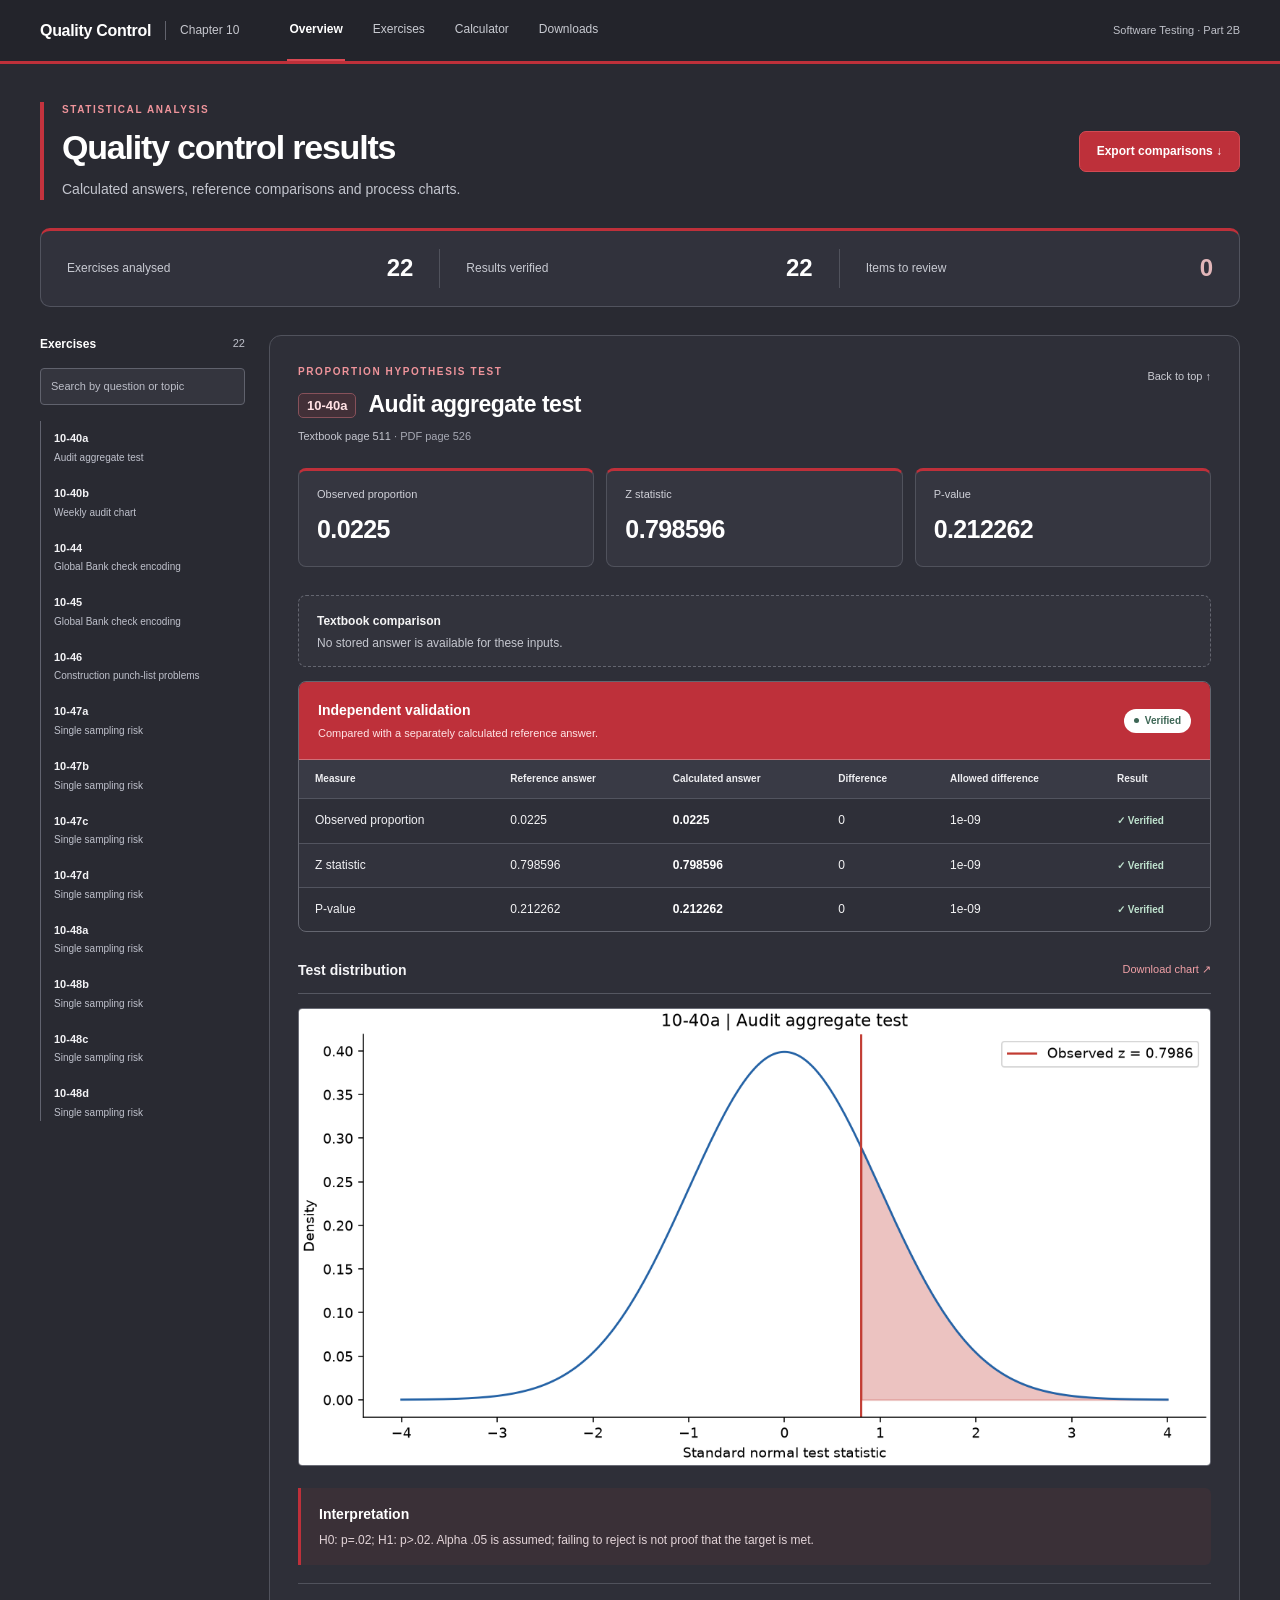
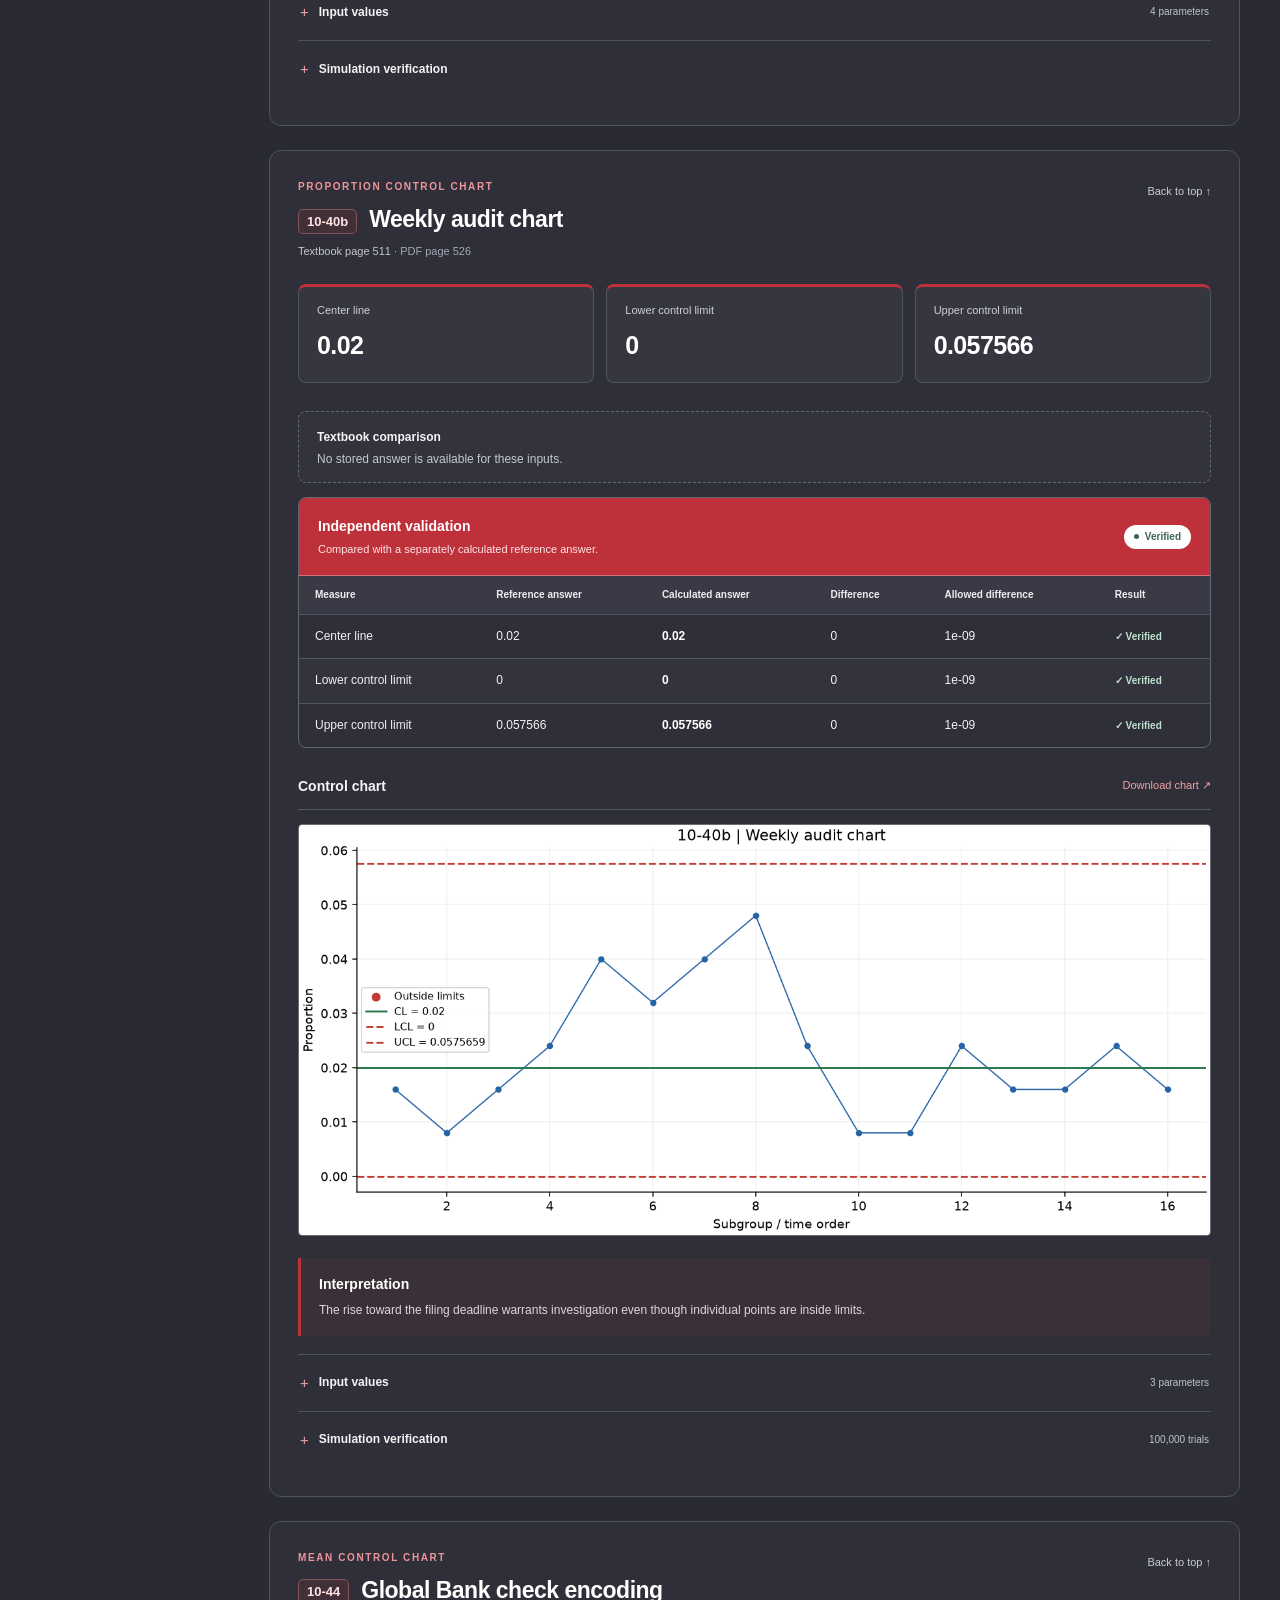
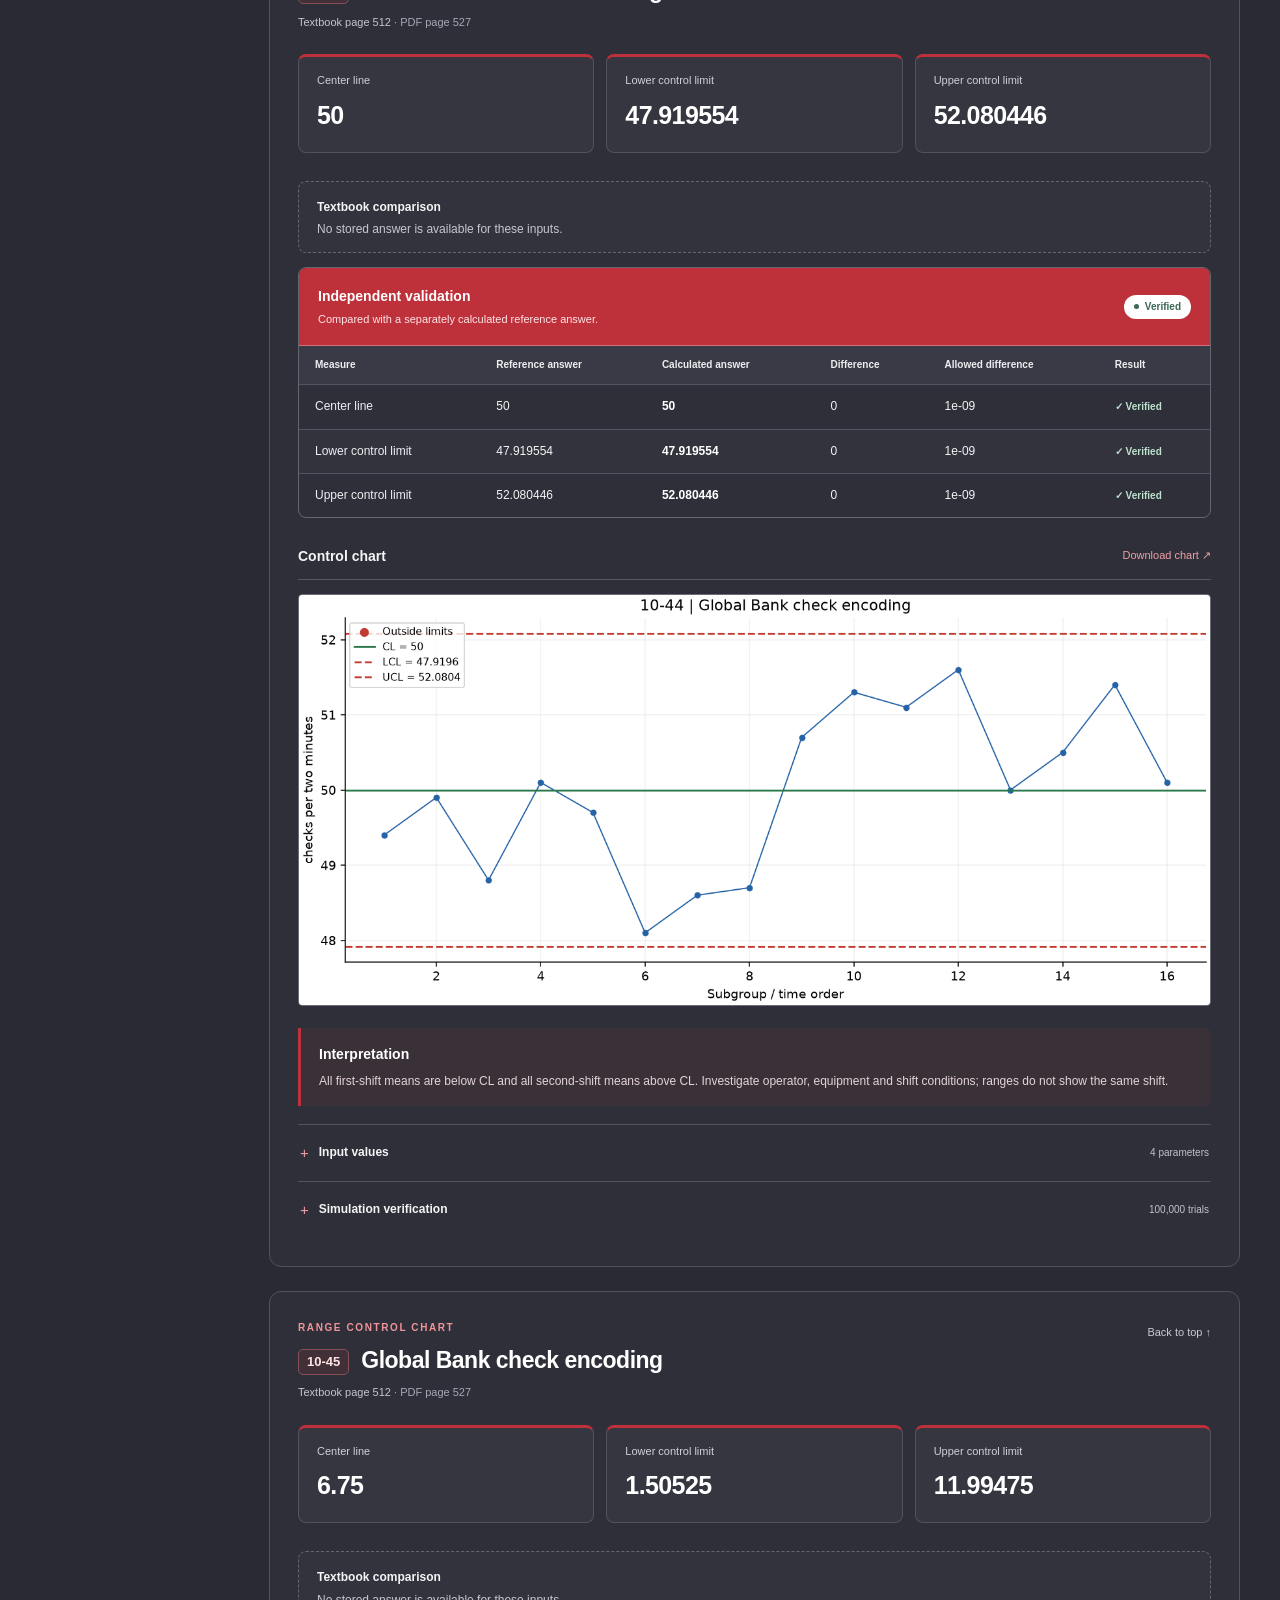
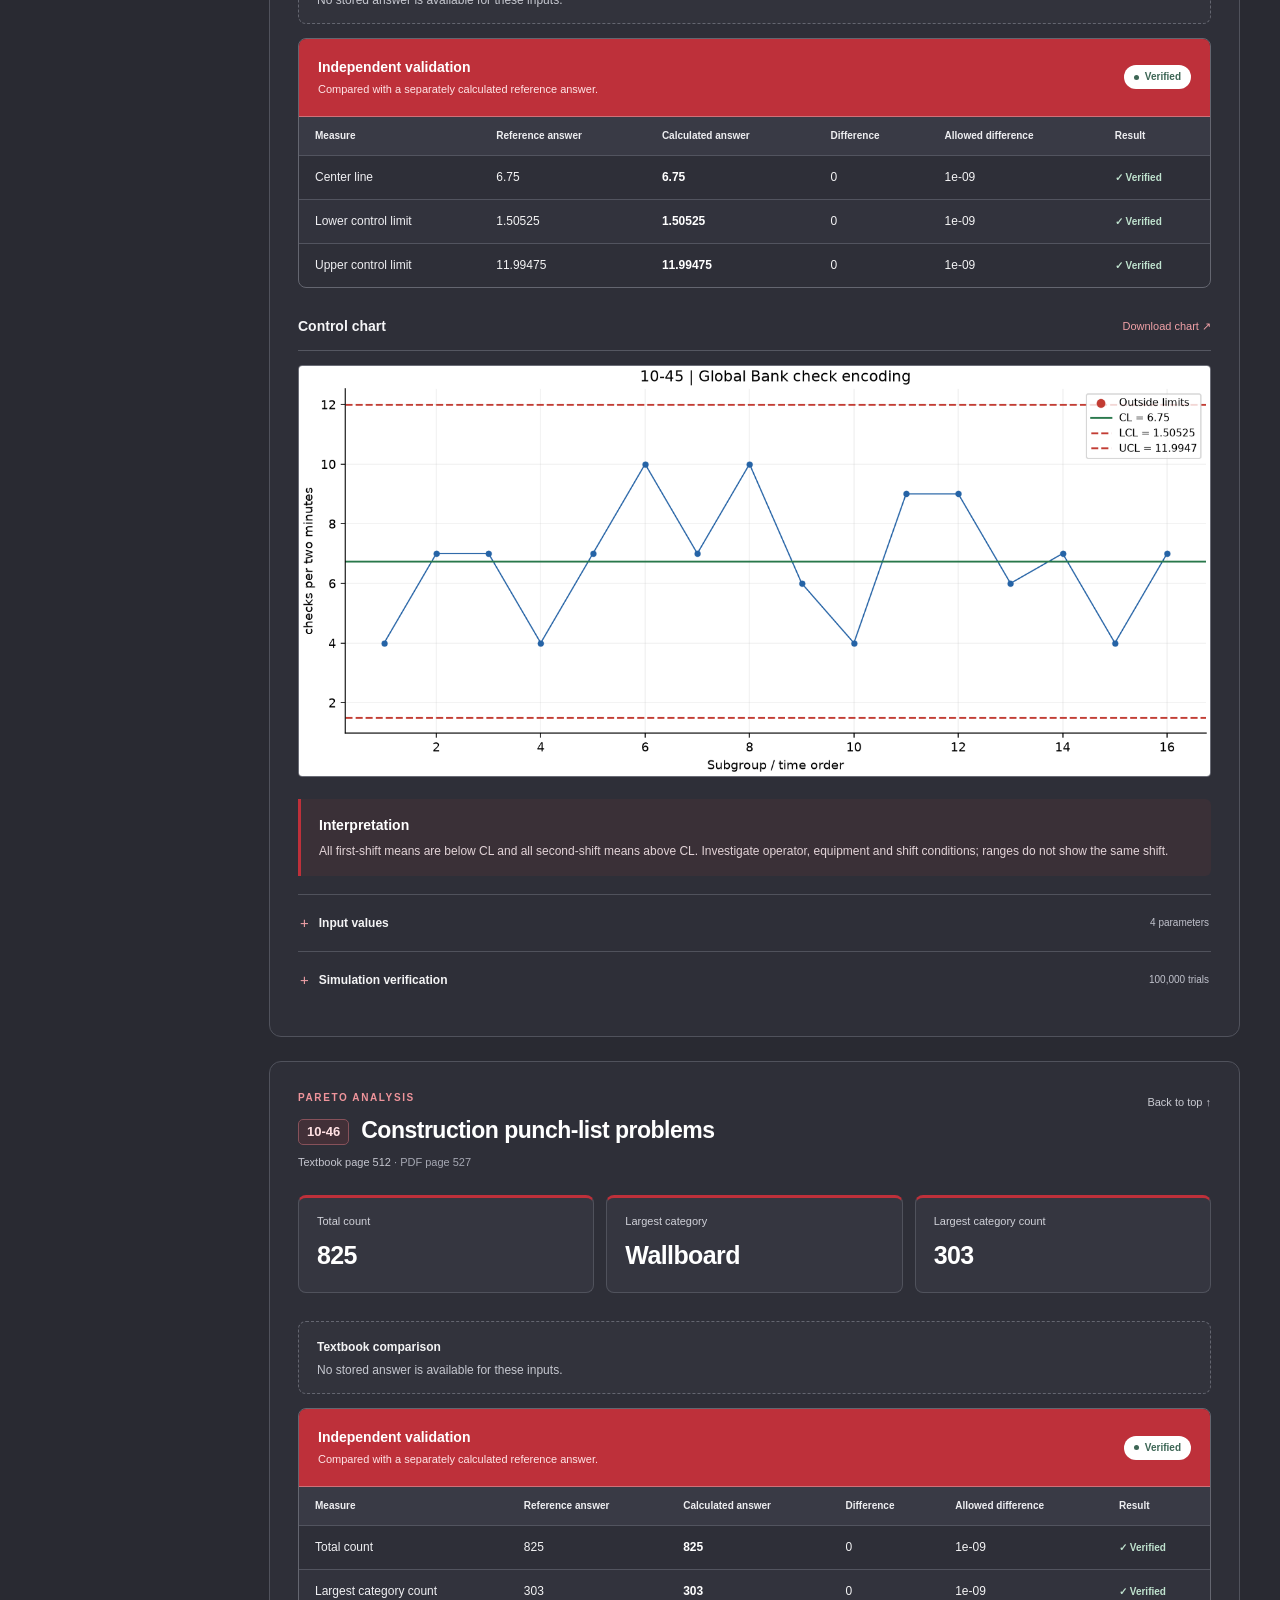
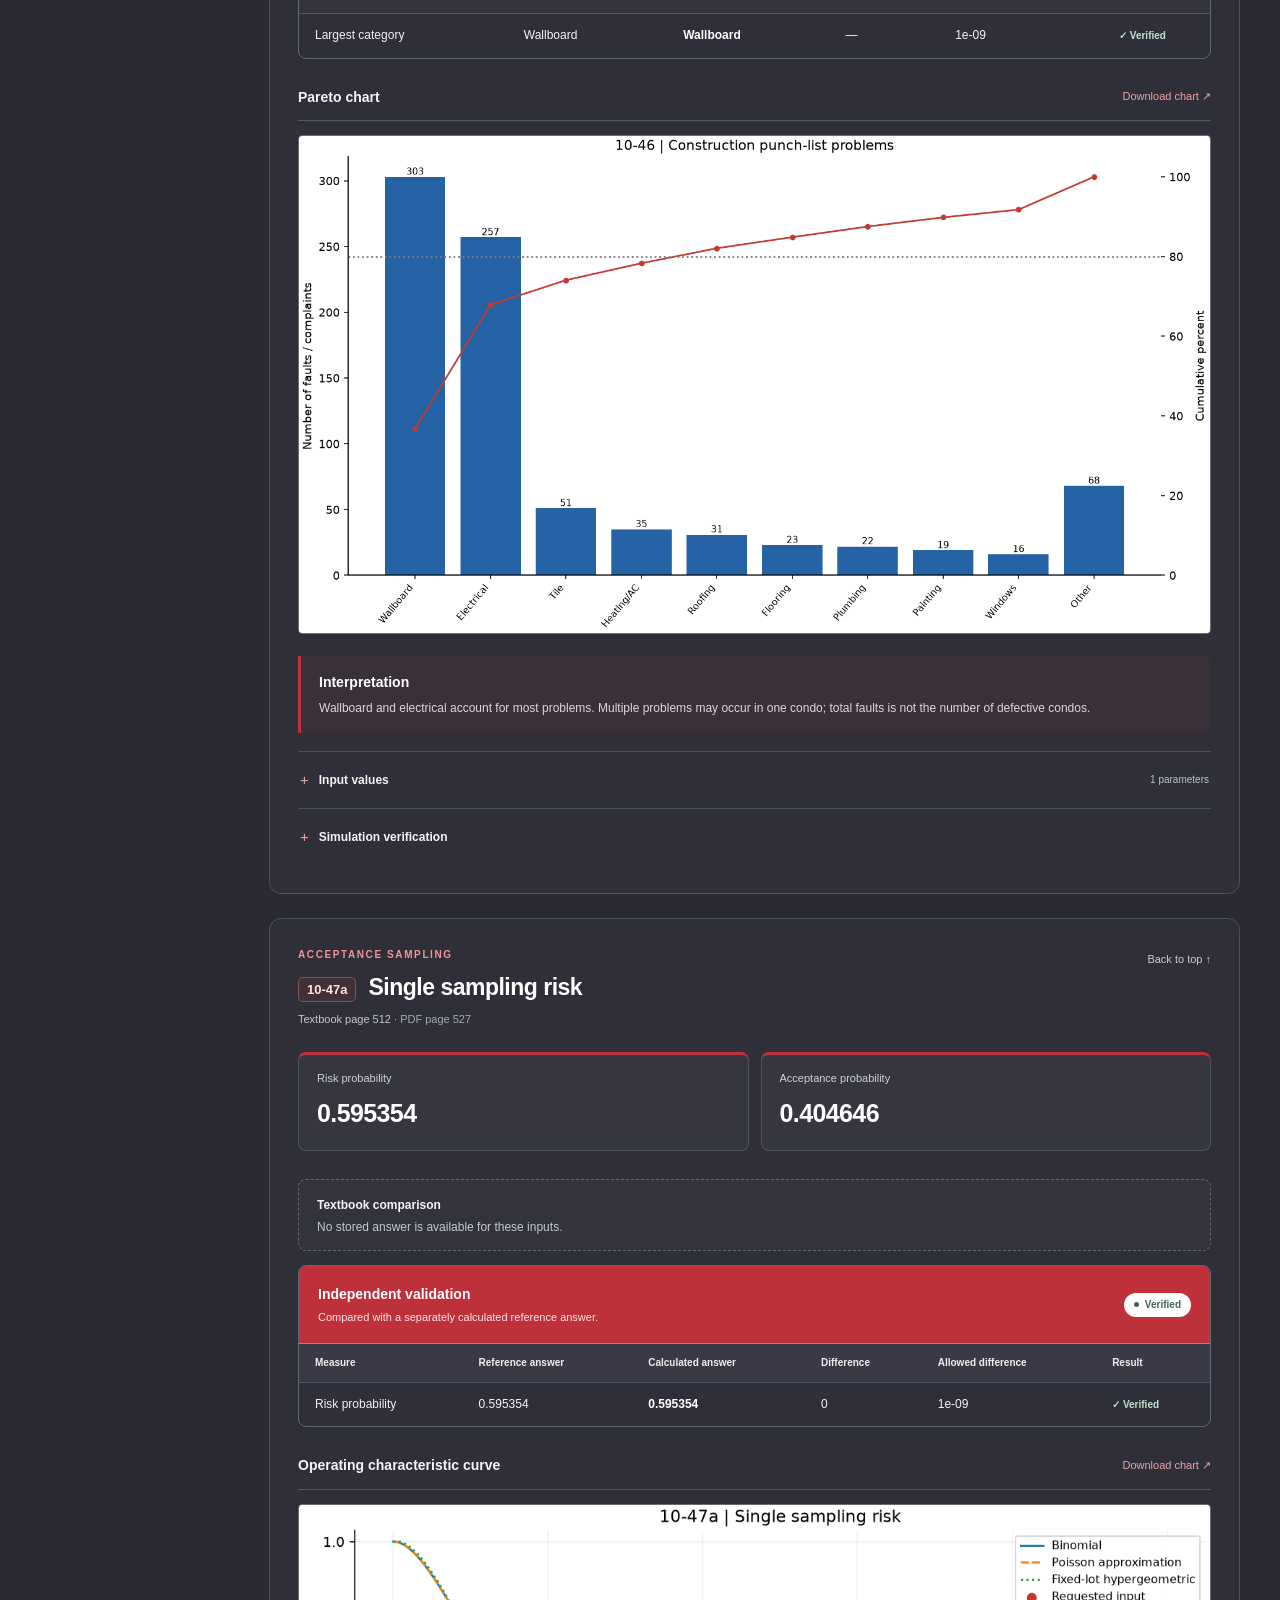
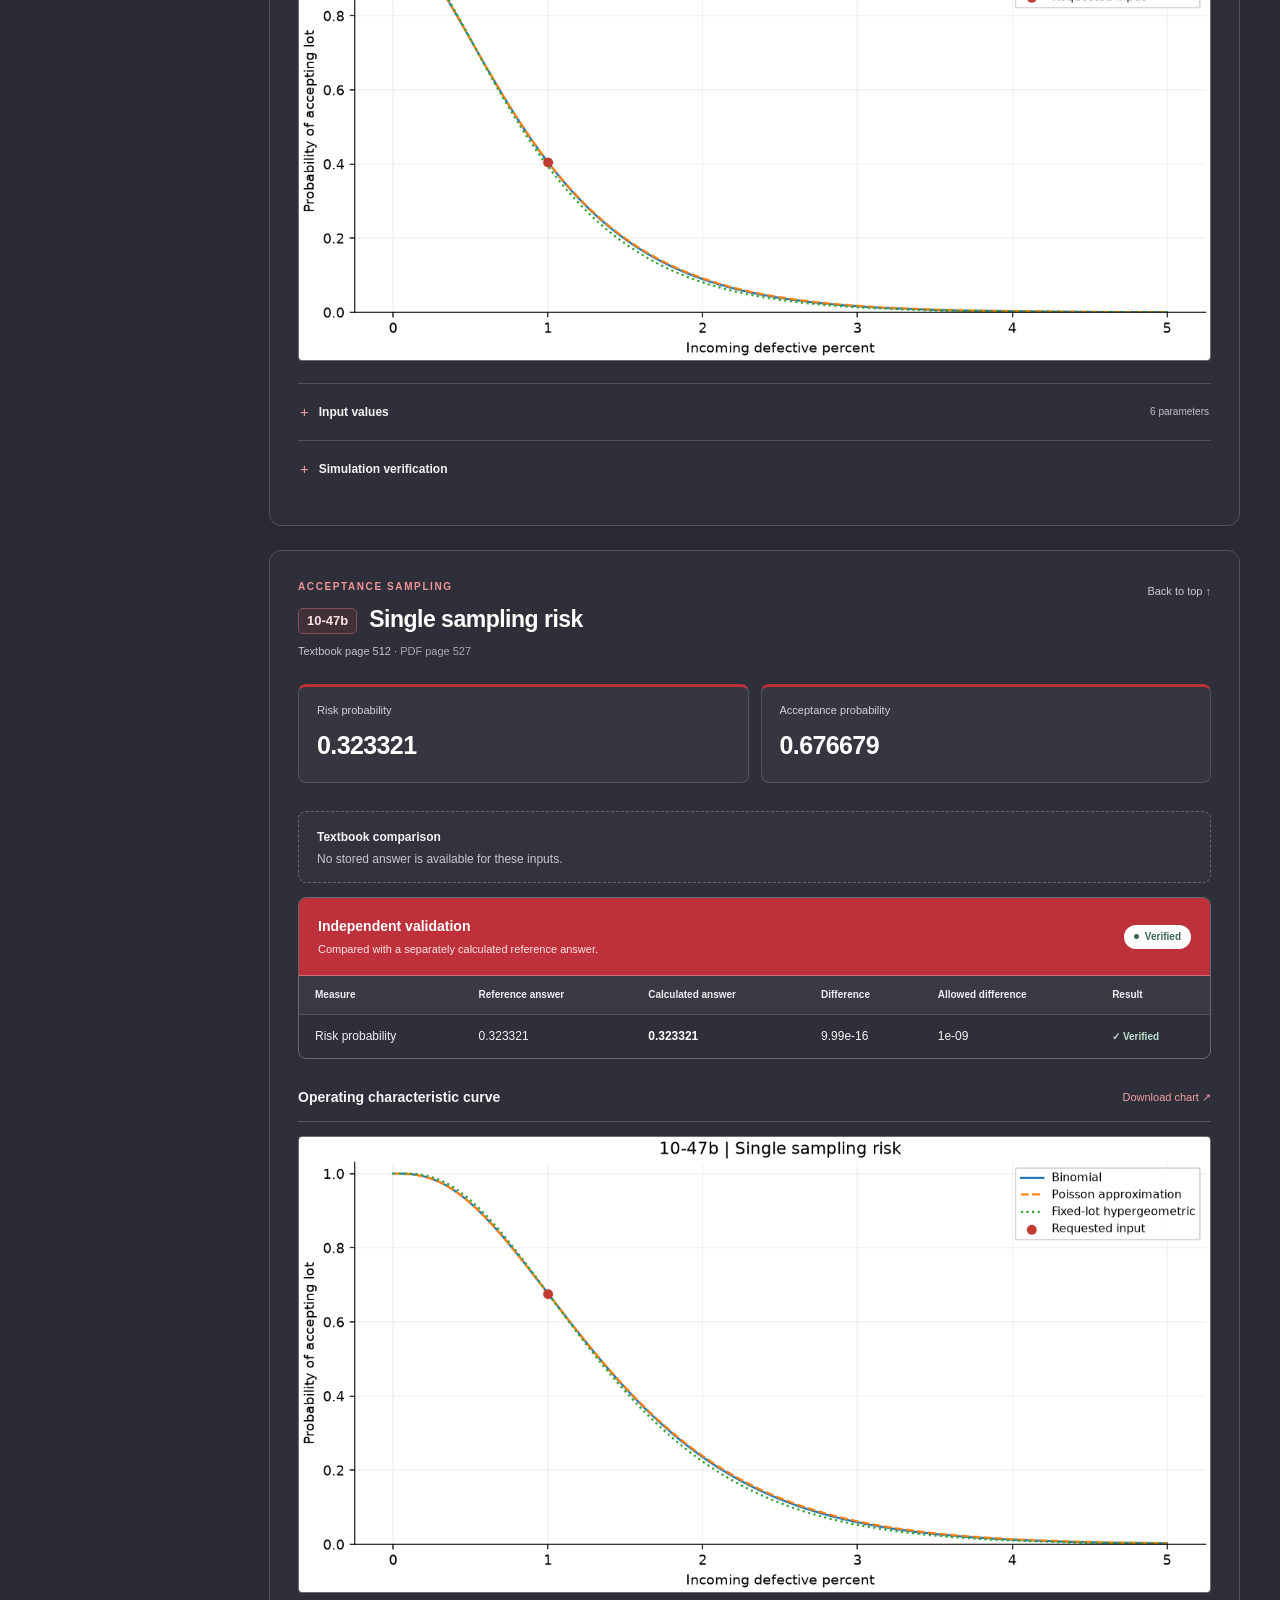
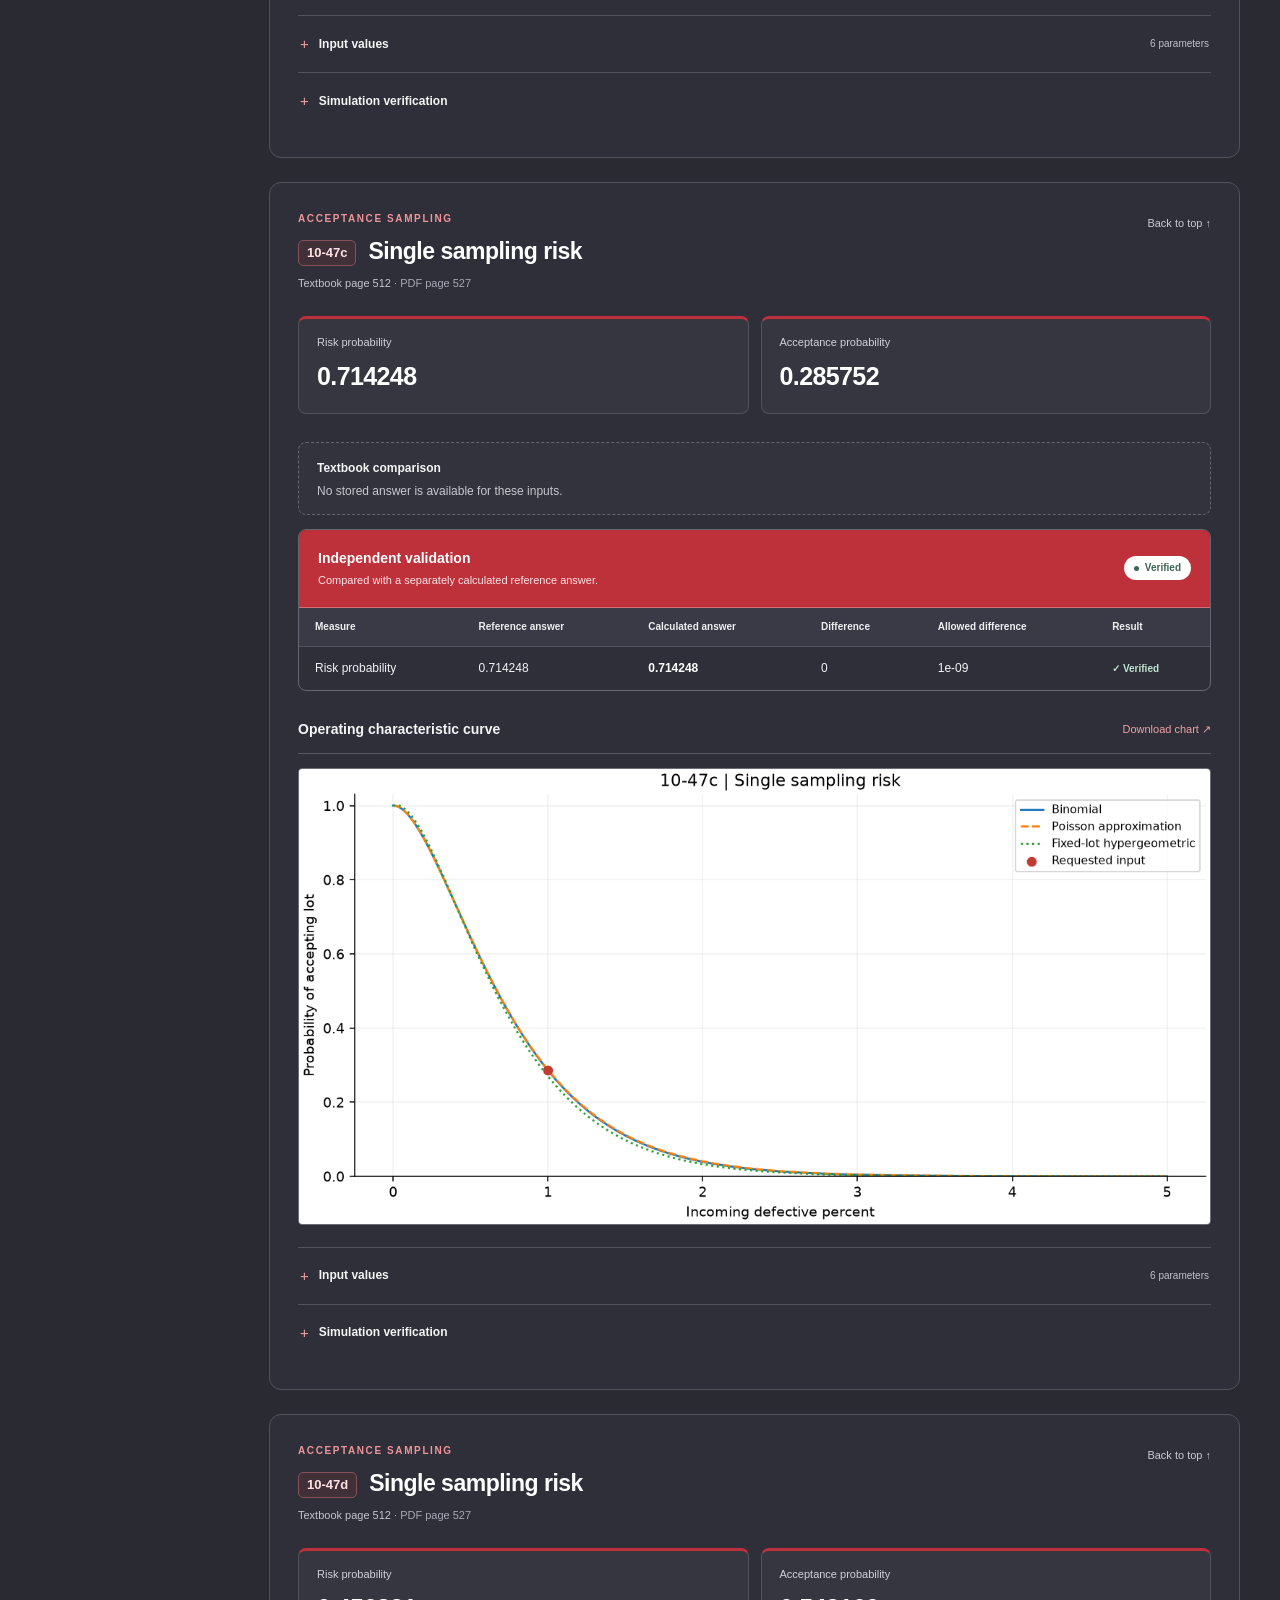
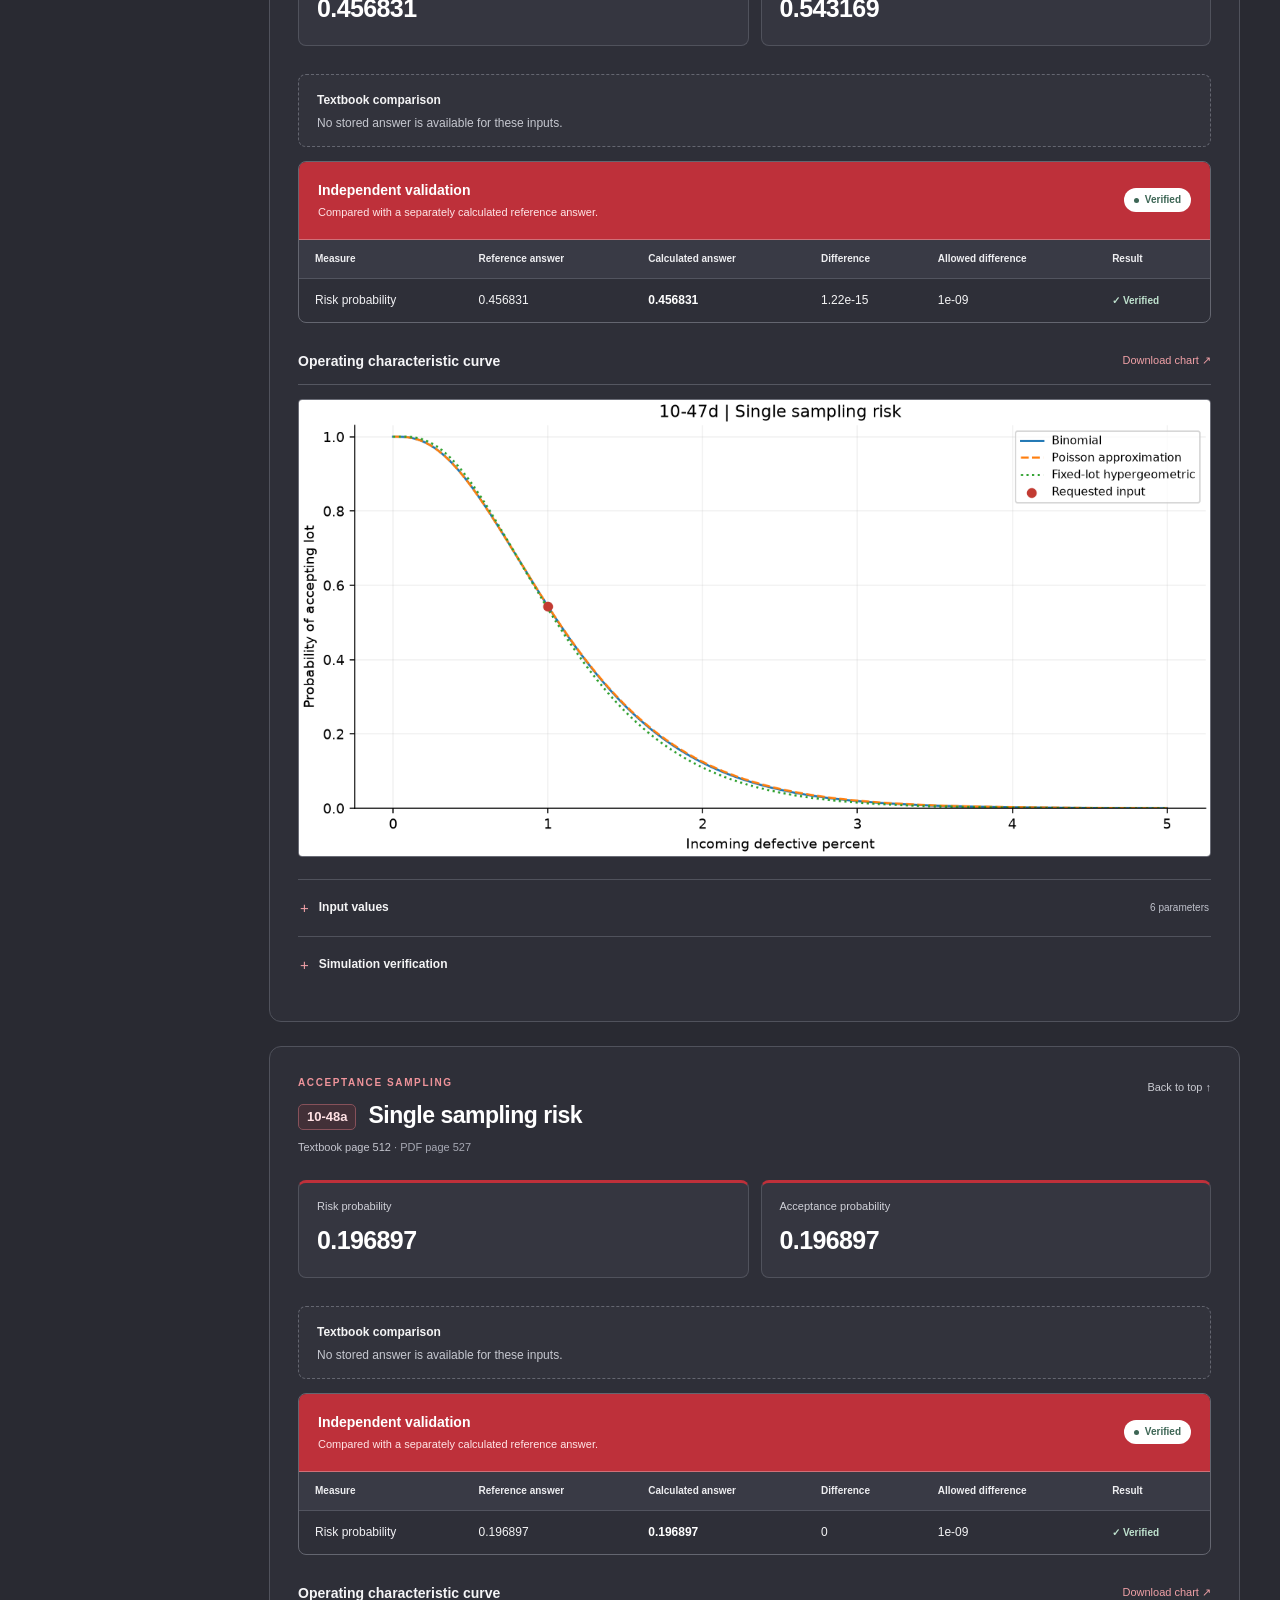
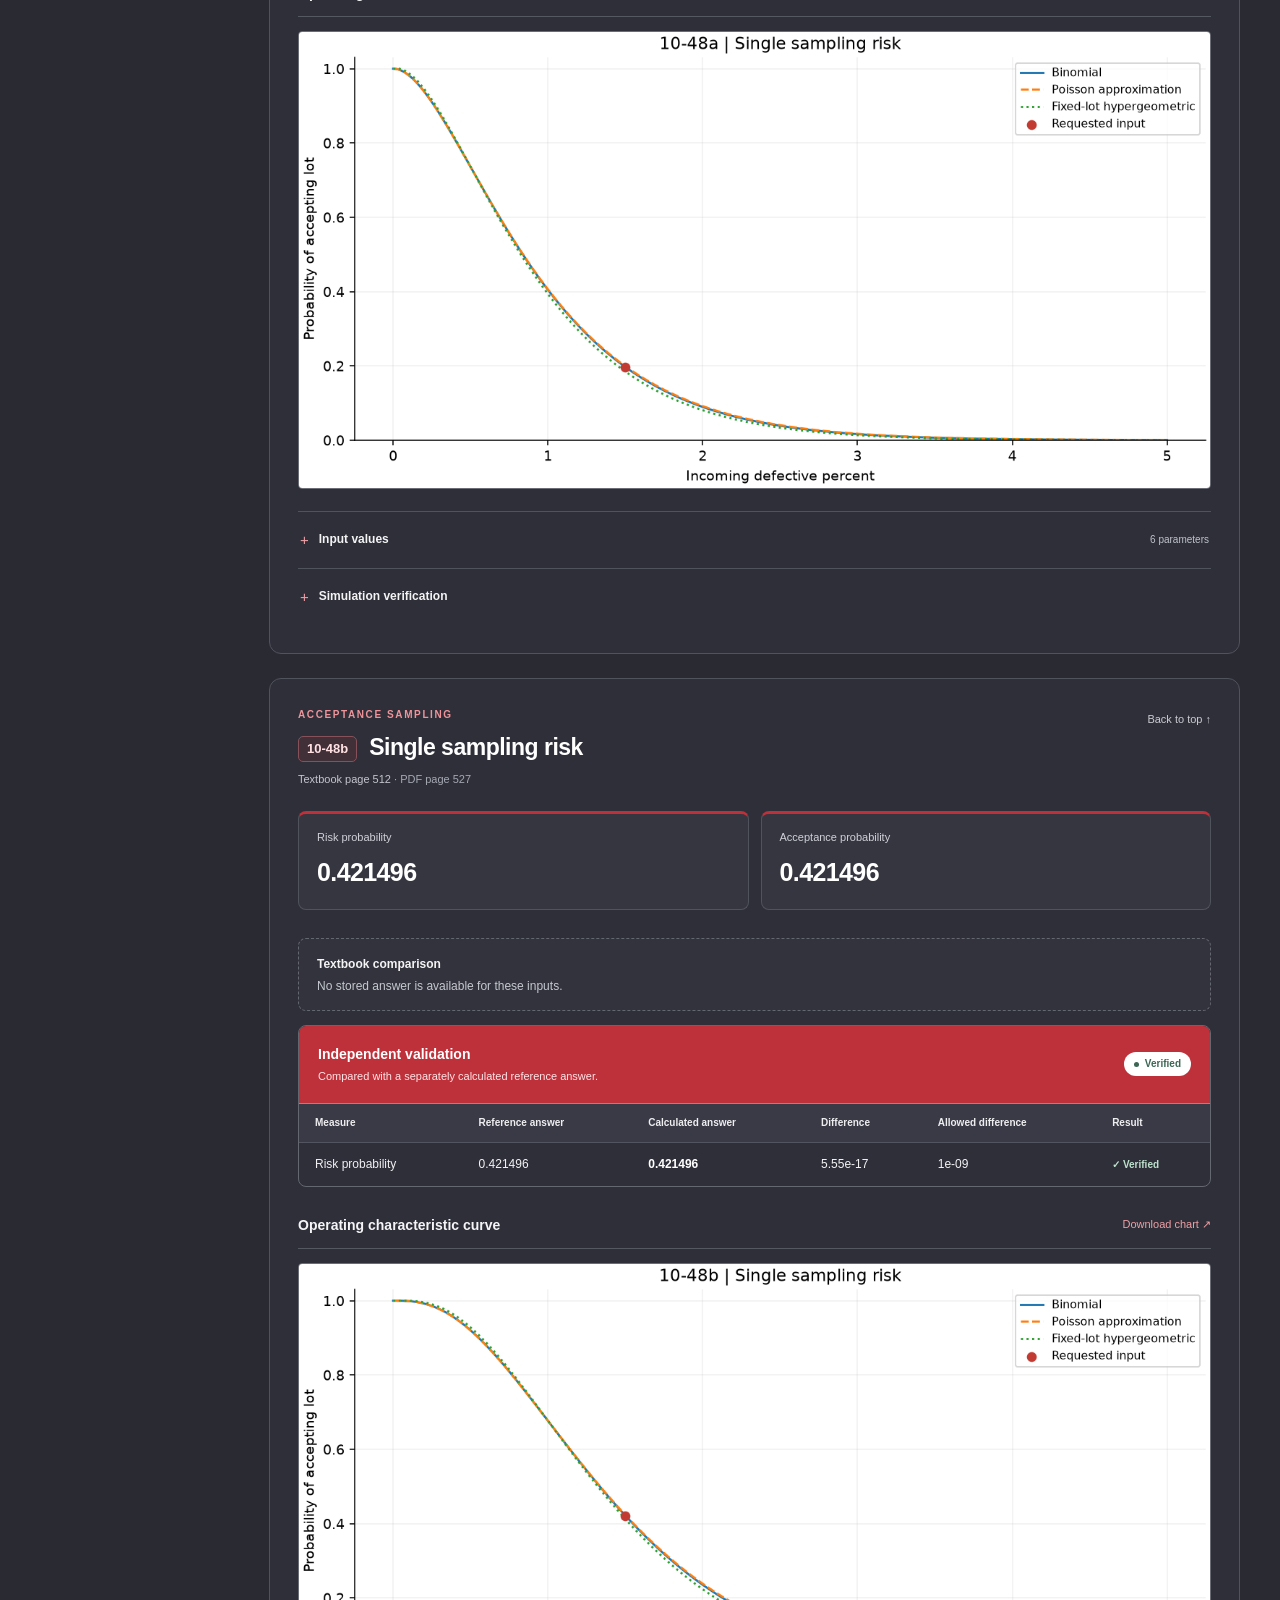
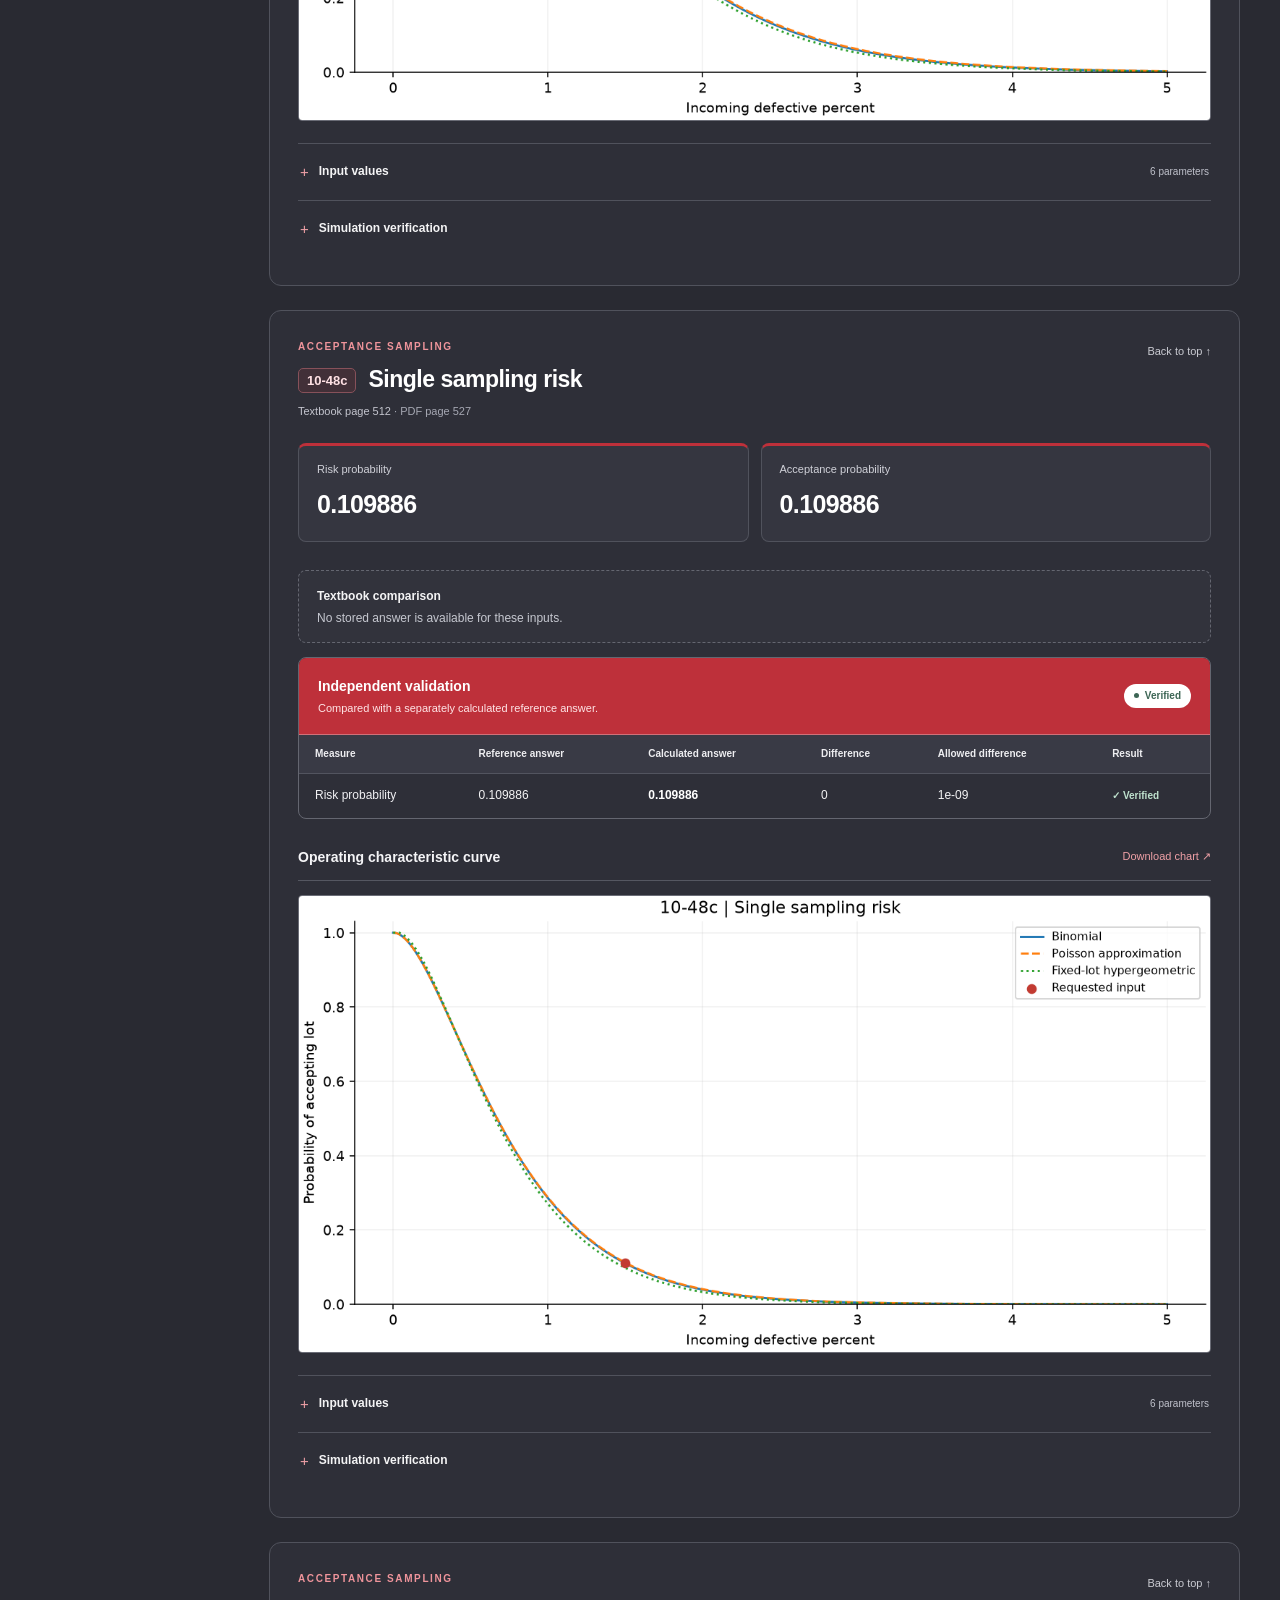
<file: vercel-site/book-results.html>
<!doctype html>
<html lang="en"><head><meta charset="utf-8"><meta name="viewport" content="width=device-width,initial-scale=1"><title>Quality Control | Results</title><style>
:root{--ink:#192d40;--muted:#647586;--line:#e5eaee;--teal:#087f74;--bg:#f4f6f8}*{box-sizing:border-box}html{scroll-behavior:smooth;scroll-padding-top:90px}body{margin:0;background:var(--bg);color:var(--ink);font:14px/1.6 "Segoe UI",Arial,sans-serif}a{color:var(--teal);text-decoration:none}a:hover{text-decoration:underline}button,input{font:inherit}[hidden]{display:none!important}.topbar{height:74px;background:#fff;border-bottom:1px solid var(--line)}.topbar-inner{max-width:1360px;margin:auto;padding:0 40px;height:100%;display:flex;align-items:center;justify-content:space-between}.brand{display:flex;align-items:center;gap:12px;color:var(--ink);font-weight:650;font-size:17px}.brand:hover{text-decoration:none}.brand-mark{background:#12384a;color:#fff;display:grid;place-items:center;border-radius:10px;width:40px;height:40px;font-size:13px;letter-spacing:1px}.brand small{display:block;font-size:11px;font-weight:450;color:var(--muted);margin-top:-2px}.course{font-size:12px;color:var(--muted)}.course span{margin:0 9px;color:#bdc7cf}main{max-width:1360px;margin:auto;padding:38px 40px 20px}.report-heading{display:flex;align-items:center;justify-content:space-between;gap:20px;margin-bottom:28px}.eyebrow{display:block;text-transform:uppercase;letter-spacing:1.6px;font-size:10px;font-weight:700;color:var(--teal);margin:0 0 9px}h1{font-size:34px;letter-spacing:-1.2px;line-height:1.2;margin:0 0 10px;font-weight:650}.lede{margin:0;color:var(--muted);font-size:14px}.download-button{display:inline-flex;white-space:nowrap;align-items:center;padding:10px 17px;background:white;border:1px solid #d4dfe5;border-radius:7px;color:var(--ink);font-size:12px;font-weight:600}.download-button:hover{background:#eaf3f2;text-decoration:none}.overview{display:grid;grid-template-columns:repeat(3,1fr);background:#fff;border:1px solid var(--line);border-radius:10px;margin-bottom:28px;padding:18px 0}.overview>div{padding:0 26px;border-right:1px solid var(--line);display:flex;justify-content:space-between;align-items:center;gap:14px}.overview>div:last-child{border:0}.overview span{color:var(--muted);font-size:12px}.overview strong{font-size:24px;font-weight:650;font-variant-numeric:tabular-nums}.workspace{display:grid;gap:24px}.with-index{grid-template-columns:205px minmax(0,1fr)}aside{position:sticky;top:24px;align-self:start}aside .eyebrow{color:var(--muted)}aside input{width:100%;border:1px solid #d8e1e7;border-radius:7px;padding:9px 11px;background:#fff;outline:none;font-size:12px;margin-bottom:12px}aside input:focus{border-color:var(--teal);box-shadow:0 0 0 3px #087f7414}nav{max-height:70vh;overflow:auto;padding-right:6px}nav a{display:block;padding:9px 10px;border-radius:6px;margin-bottom:3px;color:var(--ink)}nav a:hover{background:#e5eeef;text-decoration:none}nav a span{font-size:12px;font-weight:650;display:block}nav small{font-size:11px;color:var(--muted);display:block;white-space:nowrap;overflow:hidden;text-overflow:ellipsis}.results{min-width:0}.exercise{background:white;border:1px solid var(--line);border-radius:12px;padding:28px;margin-bottom:24px;box-shadow:0 2px 5px #142e4503}.exercise-heading{display:flex;justify-content:space-between;align-items:flex-start;gap:16px;margin-bottom:23px}h2{font-size:23px;font-weight:650;letter-spacing:-.5px;line-height:1.35;margin:0}.exercise-id{font-size:13px;font-weight:600;letter-spacing:0;display:inline-block;border:1px solid #dce5e9;background:#f5f8f9;padding:3px 8px;border-radius:5px;margin-right:12px;vertical-align:middle;color:#405767}.source{font-size:11px;color:var(--muted);margin:8px 0 0}.source span{color:#8996a2}.subtle-link{font-size:11px;color:#7c8b96;white-space:nowrap;padding-top:4px}.metrics{display:grid;grid-template-columns:repeat(auto-fit,minmax(150px,1fr));gap:12px;margin-bottom:28px}.metric{padding:17px 18px;background:#f7fafb;border:1px solid #e7eef0;border-radius:8px}.metric:first-child{border-top:3px solid var(--teal);padding-top:15px}.metric span{display:block;font-size:11px;color:var(--muted);margin-bottom:5px}.metric strong{display:block;font-size:25px;font-weight:600;letter-spacing:-.6px;font-variant-numeric:tabular-nums;overflow-wrap:anywhere}.comparison{border:1px solid var(--line);border-radius:8px;margin-bottom:16px;overflow:hidden}.panel-heading{display:flex;justify-content:space-between;align-items:center;gap:14px;padding:17px 19px}h3{font-size:14px;font-weight:650;margin:0}.panel-heading p{font-size:11px;color:var(--muted);margin:3px 0 0}.badge{display:inline-flex;align-items:center;gap:6px;border-radius:20px;padding:4px 10px;font-size:10px;font-weight:650;white-space:nowrap}.dot{width:5px;height:5px;border-radius:50%;background:currentColor}.good{background:#e7f5ef;color:#16704f}.bad{background:#fcecea;color:#a7352a}.warn{background:#fff3d9;color:#966817}.neutral{background:#edf1f4;color:#647586}.good-text{color:#16704f}.bad-text{color:#a7352a}.table-scroll{overflow-x:auto}table{border-collapse:collapse;width:100%;text-align:left;font-size:12px;font-variant-numeric:tabular-nums}thead{background:#f6f8fa;color:#667889;border-top:1px solid var(--line)}thead th{font-size:10px;font-weight:600;white-space:nowrap;padding:11px 16px}tbody td,tbody th{padding:12px 16px;border-top:1px solid #edf0f3;white-space:nowrap}tbody th{font-weight:500;color:#344e61}.calculated{color:#144a5b;font-weight:650}.check{font-size:10px;font-weight:600}.reference-note{margin:0;padding:12px 19px;background:#fffaf0;color:#84622e;font-size:11px;border-top:1px solid #f1e9d8}.empty-reference{border:1px dashed #dce4e8;border-radius:8px;padding:13px 18px;margin-bottom:14px}.empty-reference span{font-size:12px;font-weight:600}.empty-reference p{margin:3px 0 0;color:var(--muted);font-size:12px}.chart-panel{margin:27px 0 22px}.chart-heading{display:flex;justify-content:space-between;align-items:center;margin-bottom:14px}.chart-heading a{font-size:11px}img{display:block;max-width:100%;height:auto}.interpretation{background:#f3f8f8;border-left:3px solid #80b7af;border-radius:0 6px 6px 0;padding:15px 18px;margin:18px 0}.interpretation p{font-size:12px;color:#486270;margin:6px 0 0}.detail-panel{border-top:1px solid var(--line)}summary{list-style:none;cursor:pointer;padding:16px 2px;font-size:12px;font-weight:600;display:flex;align-items:center;gap:10px}summary::-webkit-details-marker{display:none}summary:before{content:'+';font-size:15px;color:var(--teal);font-weight:400}details[open] summary:before{content:'−'}.detail-meta{margin-left:auto;color:var(--muted);font-size:10px;font-weight:400}.detail-body{padding:0 0 18px}.input-table th{width:190px;white-space:normal}.input-table td{white-space:normal;overflow-wrap:anywhere;color:#4a6172}.input-table tr:first-child>*{border-top:0}.simulation-grid{display:grid;grid-template-columns:repeat(3,1fr);gap:14px;background:#f7fafb;padding:14px;border-radius:6px}.simulation-grid span{display:block;font-size:10px;color:var(--muted)}.simulation-grid strong{display:block;font-size:15px;font-weight:600;margin-top:4px}.simulation-block{margin:0 0 15px}h4{font-size:12px;margin:0 0 10px;font-weight:600}.simulation-mean{font-size:12px;color:var(--muted)}.simulation-mean strong{color:var(--ink);margin-left:6px}.simulation-mean span{margin-left:24px}.muted{font-size:11px;color:var(--muted)}footer{display:flex;justify-content:space-between;gap:16px;font-size:11px;color:#8695a0;padding:4px 0 20px}.sr-only{position:absolute;width:1px;height:1px;padding:0;overflow:hidden;clip:rect(0,0,0,0)}
@media(min-width:1100px){.workspace:not(.with-index) .exercise{padding:30px 34px}.workspace:not(.with-index) .metric strong{font-size:29px}}
@media(max-width:850px){.topbar-inner{padding:0 20px}main{padding:25px 18px}.with-index{grid-template-columns:1fr}aside{position:static}nav{display:flex;gap:5px;max-height:110px;flex-wrap:wrap}nav a{background:white;border:1px solid var(--line);max-width:150px}.course{display:none}.exercise{padding:20px}.report-heading{align-items:flex-start}h1{font-size:28px}.overview>div{padding:0 14px;display:block}.overview strong{display:block}.panel-heading{padding:14px}.source span{display:none}.subtle-link{display:none}}
@media(max-width:520px){.report-heading{display:block}.download-button{margin-top:17px}.overview{margin-bottom:20px}.overview span{font-size:10px}.metrics{gap:8px;grid-template-columns:repeat(3,minmax(0,1fr))}.metric{padding:12px 9px}.metric:first-child{padding-top:10px}.metric strong{font-size:18px}.metric span{font-size:9px}h2{font-size:20px}.exercise-id{display:block;width:max-content;margin-bottom:8px}.panel-heading{align-items:flex-start}.panel-heading p{max-width:180px}.simulation-grid{grid-template-columns:1fr}.simulation-mean span{display:block;margin:8px 0 0}footer{display:block}footer a{display:block;margin-top:5px}}
@media print{body{background:white}.topbar,aside,.download-button,.subtle-link,.chart-heading a,footer a{display:none}.with-index{grid-template-columns:1fr}main{padding:0;max-width:none}.exercise{box-shadow:none;break-inside:avoid}.overview{margin-bottom:15px}details:not([open]){display:none}h1{font-size:25px}img{max-height:330px;object-fit:contain}}

/* Report navigation: plain typography, thin rules and visible current section. */
.topbar{height:64px;position:sticky;top:0;z-index:20;background:#fff;border-bottom:1px solid #dbe2e7}
.topbar-inner{gap:36px}.brand{font-size:16px;letter-spacing:-.3px;font-weight:600;gap:14px;white-space:nowrap}
.chapter-label{border-left:1px solid #d9e0e5;padding-left:14px;color:#6c7b88;font-size:12px;font-weight:400;letter-spacing:0}
.report-nav{align-self:stretch;display:flex;gap:26px;margin:0 auto 0 12px;overflow:visible;padding:0;max-height:none}
.report-nav a{display:flex;align-items:center;padding:0 2px;margin:0;border-radius:0;border-bottom:2px solid transparent;color:#657481;font-size:12px;font-weight:500}
.report-nav a:hover{background:none;color:#192d40;text-decoration:none;border-bottom-color:#c4ced6}
.report-nav a[aria-current]{color:#192d40;border-bottom-color:#192d40;font-weight:600}
.course{white-space:nowrap;font-size:11px;color:#7a8791}aside{top:90px}
.index-heading{font-size:12px;font-weight:600;color:#344e61;margin:0 0 14px;display:flex;justify-content:space-between;align-items:center}
.index-heading span{font-size:11px;color:#84929d;font-weight:400}aside input{border-radius:4px;margin-bottom:16px;padding:9px 10px;font-size:11px}
.exercise-nav{border-left:1px solid #dce3e8;max-height:calc(100vh - 200px);padding:0 5px 0 0}
.exercise-nav a{border-left:2px solid transparent;margin:0 0 1px -1px;border-radius:0;padding:9px 12px}
.exercise-nav a:hover{background:#edf1f3;border-left-color:#adbcc6}
.exercise-nav a[aria-current]{background:#e9eef1;border-left-color:#23495b}
.exercise-nav a span{font-size:11px;font-weight:600}.exercise-nav small{font-size:10px;margin-top:2px}
.download-links{display:flex;gap:24px}.download-links a{font-size:11px}
a:focus-visible{outline:2px solid #087f74;outline-offset:4px}
@media(max-width:850px){.topbar-inner{gap:20px}.course{display:none}.report-nav{gap:20px;margin-left:auto;margin-right:0}.report-nav a{background:transparent;border:0;border-bottom:2px solid transparent;max-width:none}.with-index aside{position:static}.exercise-nav{display:block;border-left:1px solid #dce3e8;max-height:190px}.exercise-nav a{background:transparent;border:0;border-left:2px solid transparent;max-width:none}.exercise-nav a span,.exercise-nav small{display:inline}.exercise-nav small{margin-left:12px}.chapter-label{font-size:11px}.download-links{gap:16px}}
@media(max-width:520px){.topbar{height:auto}.topbar-inner{padding:12px 18px 0;flex-wrap:wrap;gap:10px}.brand{font-size:14px}.report-nav{width:100%;margin:0;gap:24px;height:38px}.report-nav a{font-size:11px}.download-links{display:block}.download-links a{display:block;margin-top:8px}html{scroll-padding-top:110px}}
/* Navy structure, muted teal accents, and quiet tinted surfaces. */
:root{--ink:#183247;--muted:#5c7283;--line:#dce6ec;--teal:#146f73;--bg:#edf2f5}
.topbar{background:#153449;border-bottom-color:#244a60;box-shadow:0 2px 8px #16344912}
.brand{color:#f6fafc}.brand:hover{color:#fff}.chapter-label{border-left-color:#476276;color:#bcced9}
.report-nav a{color:#c2d2de}.report-nav a:hover{color:#fff;border-bottom-color:#8cb3c1}
.report-nav a[aria-current]{color:#fff;border-bottom-color:#67b7b2}.course{color:#b5c9d6}
.report-heading{border-left:3px solid #247e82;padding-left:18px}.report-heading .eyebrow{color:#146f73}
h1{color:#17384f}.download-button{background:#1c5269;color:#fff;border-color:#1c5269;box-shadow:0 2px 4px #1c526912}
.download-button:hover{background:#163e52;color:#fff;border-color:#163e52}
.overview{border-top:3px solid #284f68;box-shadow:0 3px 12px #1b3d5105}
.overview>div:first-child strong{color:#234f6b}.overview>div:nth-child(2) strong{color:#17745c}
.overview>div:nth-child(3) strong{color:#536779}
.exercise{border-color:#dce6ec;box-shadow:0 4px 16px #17384f05}
.exercise-id{background:#eaf1f6;border-color:#cddde7;color:#28516c}
.metric{background:#f1f6f9;border-color:#dce7ee}.metric strong{color:#234c67}
.metric:first-child{background:#ecf6f4;border-color:#d2e6e1;border-top-color:#1d807a}
.metric:first-child strong{color:#17665f}.metric:nth-child(2){border-top:3px solid #63819c;padding-top:15px}
.metric:nth-child(3){border-top:3px solid #305d79;padding-top:15px}
.panel-heading{background:#f0f5f8;border-bottom:1px solid #e0e9ef}.panel-heading h3{color:#254d66}
thead{background:#e8f0f5;color:#486579;border-top:0}.calculated{color:#126569}
tbody tr:nth-child(even){background:#fafcfd}.good{background:#dfefe7;color:#176448}
.interpretation{background:#eaf3f3;border-left-color:#3f9290}.simulation-grid{background:#eef4f8}
.chart-heading{border-bottom:1px solid #e2eaf0;padding-bottom:12px}.chart-heading h3{color:#28546d}
.exercise-nav a:hover{background:#e2edf2;border-left-color:#759bac}
.exercise-nav a[aria-current]{background:#dcebee;border-left-color:#18777b}.exercise-nav a[aria-current] span{color:#126569}
aside input{border-color:#ccdce5}.detail-panel summary:hover{color:#146f73;background:#f8fbfc}
footer{border-top:1px solid #d6e1e8;padding-top:18px}.download-links a{color:#285d76}
@media(max-width:520px){.metric:nth-child(2),.metric:nth-child(3){padding-top:10px}.report-heading{padding-left:14px}}
/* Reference palette: charcoal, deep red, and white. */
:root{--ink:#f4f4f5;--muted:#bdc0c8;--line:#50525c;--teal:#ed858c;--bg:#292a32}
body{background:#292a32;color:#f4f4f5}
.topbar{background:#23242b;border-bottom:3px solid #be303a;box-shadow:none}
.brand,.brand:hover{color:#fff}.chapter-label{color:#c6c7ce;border-left-color:#62636d}
.report-nav a{color:#c9cbd2}.report-nav a:hover{color:#fff;border-bottom-color:#df727a}
.report-nav a[aria-current]{color:#fff;border-bottom-color:#d94852}.course{color:#bfc1c9}
.report-heading{border-left:4px solid #c3333e}.report-heading .eyebrow{color:#ef949b}
h1{color:#fff}.lede{color:#c3c5ce}a{color:#efa0a6}
.download-button{background:#be303a;color:#fff;border-color:#d24a53;box-shadow:none}
.download-button:hover{background:#a52832;border-color:#ca424d;color:#fff}
.overview{background:#31323c;border-color:#51535e;border-top:3px solid #be303a;box-shadow:none}
.overview span{color:#c8cad2}.overview>div:first-child strong,.overview>div:nth-child(2) strong{color:#fff}
.overview>div:nth-child(3) strong{color:#e2b6b9}
.exercise{background:#2e2f38;border-color:#50525c;box-shadow:none}
.exercise-heading .eyebrow{color:#ef949b}h2{color:#fff}.exercise-id{background:#423038;border-color:#87515a;color:#ffe1e4}
.source{color:#c4c5ce}.source span{color:#a6a8b3}.subtle-link{color:#cacbd2}
.metric,.metric:first-child{background:#353640;border-color:#50525c;border-top-color:#be303a}
.metric:nth-child(2),.metric:nth-child(3){border-top-color:#be303a}
.metric span{color:#d0d1d8}.metric strong,.metric:first-child strong{color:#fff}
.comparison{border-color:#646670}.panel-heading{background:#be303a;border-bottom-color:#d07078}
.panel-heading h3{color:#fff}.panel-heading p{color:#ffe5e7}
thead{background:#393a45;color:#eeeef1}tbody th{color:#f0f0f3}
tbody td,tbody th{border-top-color:#52545f}tbody tr:nth-child(even){background:#32333d}
.calculated{color:#fff}.check.good-text,.good-text{color:#bfe2ce}
.good{background:#263f37;color:#d1efdf}.bad{background:#582b33;color:#ffd7dc}
.warn{background:#54432b;color:#ffe0aa}.neutral{background:#444550;color:#ededf2}
.panel-heading .good{background:#fff;color:#3d6655}.panel-heading .bad{background:#fff;color:#a52e38}
.panel-heading .warn{background:#fff1d9;color:#79591f}
.reference-note{background:#40352e;border-top-color:#635344;color:#f0d6b6}
.empty-reference{border-color:#646670;background:#32333c}.empty-reference p{color:#c6c8d0}
.chart-heading{border-bottom-color:#555761}.chart-heading h3{color:#f5f5f7}
.chart-panel img{background:#fff;border:1px solid #6a6c76;border-radius:4px}
.interpretation{background:#3a3037;border-left-color:#be303a}.interpretation h3{color:#fff}
.interpretation p{color:#e3d4d8}.detail-panel{border-top-color:#50525c}
.detail-panel summary:hover{color:#fff;background:#383943}summary:before{color:#efa0a6}
.detail-meta,.muted{color:#c0c2cc}.input-table td{color:#e0e1e6}
.simulation-grid{background:#393a44}.simulation-grid span{color:#c5c7d0}.simulation-grid strong{color:#fff}
.simulation-mean{color:#c5c7d0}.simulation-mean strong{color:#fff}
.index-heading{color:#fff}.index-heading span{color:#bec0ca}
aside input{background:#34353e;border-color:#60626d;color:#fff}aside input::placeholder{color:#bcbec8}
aside input:focus{border-color:#e07880;box-shadow:0 0 0 3px #be303a25}
.exercise-nav{border-left-color:#61636f}.exercise-nav a{color:#f3f3f6}
.exercise-nav small{color:#bfc1cc}.exercise-nav a:hover{background:#3a343c;border-left-color:#df737c}
.exercise-nav a[aria-current]{background:#44313a;border-left-color:#d34651}
.exercise-nav a[aria-current] span{color:#ffd9de}
footer{border-top:3px solid #be303a;color:#c9cbd2}.download-links a{color:#f4b0b6}
a:focus-visible{outline-color:#f0929a}
@media print{.topbar,.download-button{display:none}:root{--ink:#192d40;--muted:#647586;--line:#dce3e8;--teal:#a52e38;--bg:#fff}body{background:#fff;color:#192d40}.report-heading{border-left:0;padding-left:0}h1,h2,h3,.metric strong,.metric:first-child strong,.chart-heading h3{color:#192d40}.overview,.exercise,.metric,.metric:first-child{background:#fff;color:#192d40;box-shadow:none}.overview span,.metric span,.source,.lede{color:#526579}.overview>div strong{color:#192d40!important}.comparison{border-color:#dce3e8}.panel-heading{background:#be303a}thead{background:#f0f1f3;color:#344e61}tbody th,.calculated{color:#192d40}tbody tr:nth-child(even){background:#f7f8fa}tbody td,tbody th{border-color:#dce3e8}.exercise-id{background:#f8edef;color:#a52e38;border-color:#d8b8be}.interpretation{background:#f8edef}.interpretation h3,.interpretation p{color:#344e61}footer{color:#647586}}
.report-nav a{background:transparent;border:0;border-bottom:2px solid transparent;max-width:none}
</style><link rel="icon" type="image/svg+xml" href="favicon.svg?v=1"></head><body>
<header class="topbar"><div class="topbar-inner"><a class="brand" href="#top">Quality Control<span class="chapter-label">Chapter 10</span></a><nav class="report-nav" aria-label="Report navigation"><a href="#top" aria-current="location">Overview</a><a href="#exercises">Exercises</a><a href="calculator.html">Calculator</a><a href="#downloads">Downloads</a></nav><span class="course">Software Testing · Part 2B</span></div></header>
<main id="top"><header class="report-heading"><div><p class="eyebrow">Statistical analysis</p><h1>Quality control results</h1><p class="lede">Calculated answers, reference comparisons and process charts.</p></div><a class="download-button" href="comparison.csv" download>Export comparisons ↓</a></header>
<div class="overview"><div><span>Exercises analysed</span><strong>22</strong></div><div><span>Results verified</span><strong class="good-text">22</strong></div><div><span>Items to review</span><strong>0</strong></div></div>
<div id="exercises" class="workspace with-index"><aside><p class="index-heading">Exercises <span>22</span></p><label class="sr-only" for="search">Find an exercise</label><input id="search" type="search" placeholder="Search by question or topic"><nav class="exercise-nav" aria-label="Exercise index"><a href="#10-40a" data-search="10-40a audit aggregate test"><span>10-40a</span><small>Audit aggregate test</small></a><a href="#10-40b" data-search="10-40b weekly audit chart"><span>10-40b</span><small>Weekly audit chart</small></a><a href="#10-44" data-search="10-44 global bank check encoding"><span>10-44</span><small>Global Bank check encoding</small></a><a href="#10-45" data-search="10-45 global bank check encoding"><span>10-45</span><small>Global Bank check encoding</small></a><a href="#10-46" data-search="10-46 construction punch-list problems"><span>10-46</span><small>Construction punch-list problems</small></a><a href="#10-47a" data-search="10-47a single sampling risk"><span>10-47a</span><small>Single sampling risk</small></a><a href="#10-47b" data-search="10-47b single sampling risk"><span>10-47b</span><small>Single sampling risk</small></a><a href="#10-47c" data-search="10-47c single sampling risk"><span>10-47c</span><small>Single sampling risk</small></a><a href="#10-47d" data-search="10-47d single sampling risk"><span>10-47d</span><small>Single sampling risk</small></a><a href="#10-48a" data-search="10-48a single sampling risk"><span>10-48a</span><small>Single sampling risk</small></a><a href="#10-48b" data-search="10-48b single sampling risk"><span>10-48b</span><small>Single sampling risk</small></a><a href="#10-48c" data-search="10-48c single sampling risk"><span>10-48c</span><small>Single sampling risk</small></a><a href="#10-48d" data-search="10-48d single sampling risk"><span>10-48d</span><small>Single sampling risk</small></a><a href="#10-50" data-search="10-50 reliant disk coating means"><span>10-50</span><small>Reliant disk coating means</small></a><a href="#10-51" data-search="10-51 reliant coating variability"><span>10-51</span><small>Reliant coating variability</small></a><a href="#10-52" data-search="10-52 photomatic print quality"><span>10-52</span><small>Photomatic print quality</small></a><a href="#10-55a" data-search="10-55a read risk from oc graph"><span>10-55a</span><small>Read risk from OC graph</small></a><a href="#10-55b" data-search="10-55b read risk from oc graph"><span>10-55b</span><small>Read risk from OC graph</small></a><a href="#10-55c" data-search="10-55c read risk from oc graph"><span>10-55c</span><small>Read risk from OC graph</small></a><a href="#10-56a" data-search="10-56a read risk from oc graph"><span>10-56a</span><small>Read risk from OC graph</small></a><a href="#10-56b" data-search="10-56b read risk from oc graph"><span>10-56b</span><small>Read risk from OC graph</small></a><a href="#10-56c" data-search="10-56c read risk from oc graph"><span>10-56c</span><small>Read risk from OC graph</small></a></nav><p id="empty-search" hidden>No matching exercises.</p></aside><div class="results"><section class="exercise" id="10-40a" data-search="10-40a audit aggregate test">
<div class="exercise-heading"><div><span class="eyebrow">Proportion hypothesis test</span><h2><span class="exercise-id">10-40a</span>Audit aggregate test</h2><p class="source">Textbook page 511 <span>· PDF page 526</span></p></div><a class="subtle-link" href="#top">Back to top ↑</a></div>
<div class="metrics"><div class="metric"><span>Observed proportion</span><strong>0.0225</strong></div><div class="metric"><span>Z statistic</span><strong>0.798596</strong></div><div class="metric"><span>P-value</span><strong>0.212262</strong></div></div><div class="empty-reference"><span>Textbook comparison</span><p>No stored answer is available for these inputs.</p></div><div class="comparison"><div class="panel-heading"><div><h3>Independent validation</h3><p>Compared with a separately calculated reference answer.</p></div><span class="badge good"><span class="dot"></span>Verified</span></div>
<div class="table-scroll"><table><thead><tr><th>Measure</th><th>Reference answer</th><th>Calculated answer</th><th>Difference</th><th>Allowed difference</th><th>Result</th></tr></thead><tbody><tr><th scope="row">Observed proportion</th><td>0.0225</td><td class="calculated">0.0225</td><td>0</td><td>1e-09</td><td><span class="check good-text">✓ Verified</span></td></tr><tr><th scope="row">Z statistic</th><td>0.798596</td><td class="calculated">0.798596</td><td>0</td><td>1e-09</td><td><span class="check good-text">✓ Verified</span></td></tr><tr><th scope="row">P-value</th><td>0.212262</td><td class="calculated">0.212262</td><td>0</td><td>1e-09</td><td><span class="check good-text">✓ Verified</span></td></tr></tbody></table></div></div><div class="chart-panel"><div class="chart-heading"><h3>Test distribution</h3><a href="graphs/10-40a.png" download>Download chart ↗</a></div><img src="graphs/10-40a.png" alt="10-40a statistical chart" loading="eager"></div><div class="interpretation"><h3>Interpretation</h3><p>H0: p=.02; H1: p&gt;.02. Alpha .05 is assumed; failing to reject is not proof that the target is met.</p></div>
<details class="detail-panel"><summary>Input values<span class="detail-meta">4 parameters</span></summary><div class="detail-body table-scroll"><table class="input-table"><tbody><tr><th scope="row">Subgroup size</th><td>2,000</td></tr><tr><th scope="row">Observed events</th><td>45</td></tr><tr><th scope="row">Null proportion</th><td>0.02</td></tr><tr><th scope="row">Significance level</th><td>0.05</td></tr></tbody></table></div></details>
<details class="detail-panel"><summary>Simulation verification</summary><div class="detail-body"><div class="simulation-block"><h4>Exact hypothesis-test probability</h4><div class="simulation-grid">
<div><span>Theoretical probability</span><strong>0.232308</strong></div>
<div><span>Simulated probability</span><strong>0.23454</strong></div>
<div><span>99% confidence interval</span><strong>0.231106 – 0.238009</strong></div>
</div></div></div></details></section><section class="exercise" id="10-40b" data-search="10-40b weekly audit chart">
<div class="exercise-heading"><div><span class="eyebrow">Proportion control chart</span><h2><span class="exercise-id">10-40b</span>Weekly audit chart</h2><p class="source">Textbook page 511 <span>· PDF page 526</span></p></div><a class="subtle-link" href="#top">Back to top ↑</a></div>
<div class="metrics"><div class="metric"><span>Center line</span><strong>0.02</strong></div><div class="metric"><span>Lower control limit</span><strong>0</strong></div><div class="metric"><span>Upper control limit</span><strong>0.057566</strong></div></div><div class="empty-reference"><span>Textbook comparison</span><p>No stored answer is available for these inputs.</p></div><div class="comparison"><div class="panel-heading"><div><h3>Independent validation</h3><p>Compared with a separately calculated reference answer.</p></div><span class="badge good"><span class="dot"></span>Verified</span></div>
<div class="table-scroll"><table><thead><tr><th>Measure</th><th>Reference answer</th><th>Calculated answer</th><th>Difference</th><th>Allowed difference</th><th>Result</th></tr></thead><tbody><tr><th scope="row">Center line</th><td>0.02</td><td class="calculated">0.02</td><td>0</td><td>1e-09</td><td><span class="check good-text">✓ Verified</span></td></tr><tr><th scope="row">Lower control limit</th><td>0</td><td class="calculated">0</td><td>0</td><td>1e-09</td><td><span class="check good-text">✓ Verified</span></td></tr><tr><th scope="row">Upper control limit</th><td>0.057566</td><td class="calculated">0.057566</td><td>0</td><td>1e-09</td><td><span class="check good-text">✓ Verified</span></td></tr></tbody></table></div></div><div class="chart-panel"><div class="chart-heading"><h3>Control chart</h3><a href="graphs/10-40b.png" download>Download chart ↗</a></div><img src="graphs/10-40b.png" alt="10-40b statistical chart" loading="lazy"></div><div class="interpretation"><h3>Interpretation</h3><p>The rise toward the filing deadline warrants investigation even though individual points are inside limits.</p></div>
<details class="detail-panel"><summary>Input values<span class="detail-meta">3 parameters</span></summary><div class="detail-body table-scroll"><table class="input-table"><tbody><tr><th scope="row">Subgroup size</th><td>125</td></tr><tr><th scope="row">Target proportion</th><td>0.02</td></tr><tr><th scope="row">Observed counts</th><td>2; 1; 2; 3; 5; 4; 5; 6; 3; 1; 1; 3; 2; 2; 3; 2</td></tr></tbody></table></div></details>
<details class="detail-panel"><summary>Simulation verification<span class="detail-meta">100,000 trials</span></summary><div class="detail-body"><div class="simulation-block"><h4>Probability outside control limits</h4><div class="simulation-grid">
<div><span>Theoretical probability</span><strong>0.003809</strong></div>
<div><span>Simulated probability</span><strong>0.00365</strong></div>
<div><span>99% confidence interval</span><strong>0.003191 – 0.004175</strong></div>
</div></div><p class="simulation-mean">Simulated mean <strong>0.01999</strong><span>Reference mean <strong>0.02</strong></span></p><p class="muted">IID Bernoulli observations at the specified/estimated p; binomial tail is exact and discrete.</p></div></details></section><section class="exercise" id="10-44" data-search="10-44 global bank check encoding">
<div class="exercise-heading"><div><span class="eyebrow">Mean control chart</span><h2><span class="exercise-id">10-44</span>Global Bank check encoding</h2><p class="source">Textbook page 512 <span>· PDF page 527</span></p></div><a class="subtle-link" href="#top">Back to top ↑</a></div>
<div class="metrics"><div class="metric"><span>Center line</span><strong>50</strong></div><div class="metric"><span>Lower control limit</span><strong>47.919554</strong></div><div class="metric"><span>Upper control limit</span><strong>52.080446</strong></div></div><div class="empty-reference"><span>Textbook comparison</span><p>No stored answer is available for these inputs.</p></div><div class="comparison"><div class="panel-heading"><div><h3>Independent validation</h3><p>Compared with a separately calculated reference answer.</p></div><span class="badge good"><span class="dot"></span>Verified</span></div>
<div class="table-scroll"><table><thead><tr><th>Measure</th><th>Reference answer</th><th>Calculated answer</th><th>Difference</th><th>Allowed difference</th><th>Result</th></tr></thead><tbody><tr><th scope="row">Center line</th><td>50</td><td class="calculated">50</td><td>0</td><td>1e-09</td><td><span class="check good-text">✓ Verified</span></td></tr><tr><th scope="row">Lower control limit</th><td>47.919554</td><td class="calculated">47.919554</td><td>0</td><td>1e-09</td><td><span class="check good-text">✓ Verified</span></td></tr><tr><th scope="row">Upper control limit</th><td>52.080446</td><td class="calculated">52.080446</td><td>0</td><td>1e-09</td><td><span class="check good-text">✓ Verified</span></td></tr></tbody></table></div></div><div class="chart-panel"><div class="chart-heading"><h3>Control chart</h3><a href="graphs/10-44.png" download>Download chart ↗</a></div><img src="graphs/10-44.png" alt="10-44 statistical chart" loading="lazy"></div><div class="interpretation"><h3>Interpretation</h3><p>All first-shift means are below CL and all second-shift means above CL. Investigate operator, equipment and shift conditions; ranges do not show the same shift.</p></div>
<details class="detail-panel"><summary>Input values<span class="detail-meta">4 parameters</span></summary><div class="detail-body table-scroll"><table class="input-table"><tbody><tr><th scope="row">Subgroup size</th><td>10</td></tr><tr><th scope="row">Subgroup means</th><td>49.4; 49.9; 48.8; 50.1; 49.7; 48.1; 48.6; 48.7; 50.7; 51.3; 51.1; 51.6; 50; 50.5; 51.4; 50.1</td></tr><tr><th scope="row">Subgroup ranges</th><td>4; 7; 7; 4; 7; 10; 7; 10; 6; 4; 9; 9; 6; 7; 4; 7</td></tr><tr><th scope="row">Measurement unit</th><td>checks per two minutes</td></tr></tbody></table></div></details>
<details class="detail-panel"><summary>Simulation verification<span class="detail-meta">100,000 trials</span></summary><div class="detail-body"><div class="simulation-block"><h4>Probability outside control limits</h4><div class="simulation-grid">
<div><span>Theoretical probability</span><strong>0.0027</strong></div>
<div><span>Simulated probability</span><strong>0.00266</strong></div>
<div><span>99% confidence interval</span><strong>0.002272 – 0.003114</strong></div>
</div></div><p class="simulation-mean">Simulated mean <strong>50.003322</strong><span>Reference mean <strong>50</strong></span></p><p class="muted">Normal independent subgroup means with fixed fitted center and standard error; this is a model check, not a replay of observed data.</p></div></details></section><section class="exercise" id="10-45" data-search="10-45 global bank check encoding">
<div class="exercise-heading"><div><span class="eyebrow">Range control chart</span><h2><span class="exercise-id">10-45</span>Global Bank check encoding</h2><p class="source">Textbook page 512 <span>· PDF page 527</span></p></div><a class="subtle-link" href="#top">Back to top ↑</a></div>
<div class="metrics"><div class="metric"><span>Center line</span><strong>6.75</strong></div><div class="metric"><span>Lower control limit</span><strong>1.50525</strong></div><div class="metric"><span>Upper control limit</span><strong>11.99475</strong></div></div><div class="empty-reference"><span>Textbook comparison</span><p>No stored answer is available for these inputs.</p></div><div class="comparison"><div class="panel-heading"><div><h3>Independent validation</h3><p>Compared with a separately calculated reference answer.</p></div><span class="badge good"><span class="dot"></span>Verified</span></div>
<div class="table-scroll"><table><thead><tr><th>Measure</th><th>Reference answer</th><th>Calculated answer</th><th>Difference</th><th>Allowed difference</th><th>Result</th></tr></thead><tbody><tr><th scope="row">Center line</th><td>6.75</td><td class="calculated">6.75</td><td>0</td><td>1e-09</td><td><span class="check good-text">✓ Verified</span></td></tr><tr><th scope="row">Lower control limit</th><td>1.50525</td><td class="calculated">1.50525</td><td>0</td><td>1e-09</td><td><span class="check good-text">✓ Verified</span></td></tr><tr><th scope="row">Upper control limit</th><td>11.99475</td><td class="calculated">11.99475</td><td>0</td><td>1e-09</td><td><span class="check good-text">✓ Verified</span></td></tr></tbody></table></div></div><div class="chart-panel"><div class="chart-heading"><h3>Control chart</h3><a href="graphs/10-45.png" download>Download chart ↗</a></div><img src="graphs/10-45.png" alt="10-45 statistical chart" loading="lazy"></div><div class="interpretation"><h3>Interpretation</h3><p>All first-shift means are below CL and all second-shift means above CL. Investigate operator, equipment and shift conditions; ranges do not show the same shift.</p></div>
<details class="detail-panel"><summary>Input values<span class="detail-meta">4 parameters</span></summary><div class="detail-body table-scroll"><table class="input-table"><tbody><tr><th scope="row">Subgroup size</th><td>10</td></tr><tr><th scope="row">Subgroup means</th><td>49.4; 49.9; 48.8; 50.1; 49.7; 48.1; 48.6; 48.7; 50.7; 51.3; 51.1; 51.6; 50; 50.5; 51.4; 50.1</td></tr><tr><th scope="row">Subgroup ranges</th><td>4; 7; 7; 4; 7; 10; 7; 10; 6; 4; 9; 9; 6; 7; 4; 7</td></tr><tr><th scope="row">Measurement unit</th><td>checks per two minutes</td></tr></tbody></table></div></details>
<details class="detail-panel"><summary>Simulation verification<span class="detail-meta">100,000 trials</span></summary><div class="detail-body"><p class="simulation-mean">Simulated mean <strong>6.743396</strong><span>Reference mean <strong>6.75</strong></span></p><p class="muted">99% confidence interval for the mean: 6.729219 – 6.757574.</p><p class="muted">IID normal individual observations. R limits use rounded appendix factors; the range distribution is not normal.</p></div></details></section><section class="exercise" id="10-46" data-search="10-46 construction punch-list problems">
<div class="exercise-heading"><div><span class="eyebrow">Pareto analysis</span><h2><span class="exercise-id">10-46</span>Construction punch-list problems</h2><p class="source">Textbook page 512 <span>· PDF page 527</span></p></div><a class="subtle-link" href="#top">Back to top ↑</a></div>
<div class="metrics"><div class="metric"><span>Total count</span><strong>825</strong></div><div class="metric"><span>Largest category</span><strong>Wallboard</strong></div><div class="metric"><span>Largest category count</span><strong>303</strong></div></div><div class="empty-reference"><span>Textbook comparison</span><p>No stored answer is available for these inputs.</p></div><div class="comparison"><div class="panel-heading"><div><h3>Independent validation</h3><p>Compared with a separately calculated reference answer.</p></div><span class="badge good"><span class="dot"></span>Verified</span></div>
<div class="table-scroll"><table><thead><tr><th>Measure</th><th>Reference answer</th><th>Calculated answer</th><th>Difference</th><th>Allowed difference</th><th>Result</th></tr></thead><tbody><tr><th scope="row">Total count</th><td>825</td><td class="calculated">825</td><td>0</td><td>1e-09</td><td><span class="check good-text">✓ Verified</span></td></tr><tr><th scope="row">Largest category count</th><td>303</td><td class="calculated">303</td><td>0</td><td>1e-09</td><td><span class="check good-text">✓ Verified</span></td></tr><tr><th scope="row">Largest category</th><td>Wallboard</td><td class="calculated">Wallboard</td><td>—</td><td>1e-09</td><td><span class="check good-text">✓ Verified</span></td></tr></tbody></table></div></div><div class="chart-panel"><div class="chart-heading"><h3>Pareto chart</h3><a href="graphs/10-46.png" download>Download chart ↗</a></div><img src="graphs/10-46.png" alt="10-46 statistical chart" loading="lazy"></div><div class="interpretation"><h3>Interpretation</h3><p>Wallboard and electrical account for most problems. Multiple problems may occur in one condo; total faults is not the number of defective condos.</p></div>
<details class="detail-panel"><summary>Input values<span class="detail-meta">1 parameters</span></summary><div class="detail-body table-scroll"><table class="input-table"><tbody><tr><th scope="row">Observed counts</th><td>Electrical: 257; Flooring: 23; Heating/AC: 35; Painting: 19; Plumbing: 22; Roofing: 31; Tile: 51; Wallboard: 303; Windows: 16; Other: 68</td></tr></tbody></table></div></details>
<details class="detail-panel"><summary>Simulation verification</summary><div class="detail-body"><p class="muted">This exercise uses direct arithmetic; a random simulation is not required.</p></div></details></section><section class="exercise" id="10-47a" data-search="10-47a single sampling risk">
<div class="exercise-heading"><div><span class="eyebrow">Acceptance sampling</span><h2><span class="exercise-id">10-47a</span>Single sampling risk</h2><p class="source">Textbook page 512 <span>· PDF page 527</span></p></div><a class="subtle-link" href="#top">Back to top ↑</a></div>
<div class="metrics"><div class="metric"><span>Risk probability</span><strong>0.595354</strong></div><div class="metric"><span>Acceptance probability</span><strong>0.404646</strong></div></div><div class="empty-reference"><span>Textbook comparison</span><p>No stored answer is available for these inputs.</p></div><div class="comparison"><div class="panel-heading"><div><h3>Independent validation</h3><p>Compared with a separately calculated reference answer.</p></div><span class="badge good"><span class="dot"></span>Verified</span></div>
<div class="table-scroll"><table><thead><tr><th>Measure</th><th>Reference answer</th><th>Calculated answer</th><th>Difference</th><th>Allowed difference</th><th>Result</th></tr></thead><tbody><tr><th scope="row">Risk probability</th><td>0.595354</td><td class="calculated">0.595354</td><td>0</td><td>1e-09</td><td><span class="check good-text">✓ Verified</span></td></tr></tbody></table></div></div><div class="chart-panel"><div class="chart-heading"><h3>Operating characteristic curve</h3><a href="graphs/10-47a.png" download>Download chart ↗</a></div><img src="graphs/10-47a.png" alt="10-47a statistical chart" loading="lazy"></div>
<details class="detail-panel"><summary>Input values<span class="detail-meta">6 parameters</span></summary><div class="detail-body table-scroll"><table class="input-table"><tbody><tr><th scope="row">Subgroup size</th><td>200</td></tr><tr><th scope="row">Acceptance number</th><td>1</td></tr><tr><th scope="row">Lot size</th><td>2,500</td></tr><tr><th scope="row">Target proportion</th><td>0.01</td></tr><tr><th scope="row">Risk type</th><td>producer</td></tr><tr><th scope="row">Probability model</th><td>binomial</td></tr></tbody></table></div></details>
<details class="detail-panel"><summary>Simulation verification</summary><div class="detail-body"><div class="simulation-block"><h4>Sampling probability</h4><div class="simulation-grid">
<div><span>Theoretical probability</span><strong>0.595354</strong></div>
<div><span>Simulated probability</span><strong>0.5968</strong></div>
<div><span>99% confidence interval</span><strong>0.592798 – 0.600789</strong></div>
</div></div><div class="simulation-block"><h4>Sampling without replacement</h4><div class="simulation-grid">
<div><span>Theoretical probability</span><strong>0.606583</strong></div>
<div><span>Simulated probability</span><strong>0.60693</strong></div>
<div><span>99% confidence interval</span><strong>0.602945 – 0.610901</strong></div>
</div></div></div></details></section><section class="exercise" id="10-47b" data-search="10-47b single sampling risk">
<div class="exercise-heading"><div><span class="eyebrow">Acceptance sampling</span><h2><span class="exercise-id">10-47b</span>Single sampling risk</h2><p class="source">Textbook page 512 <span>· PDF page 527</span></p></div><a class="subtle-link" href="#top">Back to top ↑</a></div>
<div class="metrics"><div class="metric"><span>Risk probability</span><strong>0.323321</strong></div><div class="metric"><span>Acceptance probability</span><strong>0.676679</strong></div></div><div class="empty-reference"><span>Textbook comparison</span><p>No stored answer is available for these inputs.</p></div><div class="comparison"><div class="panel-heading"><div><h3>Independent validation</h3><p>Compared with a separately calculated reference answer.</p></div><span class="badge good"><span class="dot"></span>Verified</span></div>
<div class="table-scroll"><table><thead><tr><th>Measure</th><th>Reference answer</th><th>Calculated answer</th><th>Difference</th><th>Allowed difference</th><th>Result</th></tr></thead><tbody><tr><th scope="row">Risk probability</th><td>0.323321</td><td class="calculated">0.323321</td><td>9.99e-16</td><td>1e-09</td><td><span class="check good-text">✓ Verified</span></td></tr></tbody></table></div></div><div class="chart-panel"><div class="chart-heading"><h3>Operating characteristic curve</h3><a href="graphs/10-47b.png" download>Download chart ↗</a></div><img src="graphs/10-47b.png" alt="10-47b statistical chart" loading="lazy"></div>
<details class="detail-panel"><summary>Input values<span class="detail-meta">6 parameters</span></summary><div class="detail-body table-scroll"><table class="input-table"><tbody><tr><th scope="row">Subgroup size</th><td>200</td></tr><tr><th scope="row">Acceptance number</th><td>2</td></tr><tr><th scope="row">Lot size</th><td>2,500</td></tr><tr><th scope="row">Target proportion</th><td>0.01</td></tr><tr><th scope="row">Risk type</th><td>producer</td></tr><tr><th scope="row">Probability model</th><td>binomial</td></tr></tbody></table></div></details>
<details class="detail-panel"><summary>Simulation verification</summary><div class="detail-body"><div class="simulation-block"><h4>Sampling probability</h4><div class="simulation-grid">
<div><span>Theoretical probability</span><strong>0.323321</strong></div>
<div><span>Simulated probability</span><strong>0.32436</strong></div>
<div><span>99% confidence interval</span><strong>0.320559 – 0.328185</strong></div>
</div></div><div class="simulation-block"><h4>Sampling without replacement</h4><div class="simulation-grid">
<div><span>Theoretical probability</span><strong>0.323051</strong></div>
<div><span>Simulated probability</span><strong>0.32277</strong></div>
<div><span>99% confidence interval</span><strong>0.318974 – 0.32659</strong></div>
</div></div></div></details></section><section class="exercise" id="10-47c" data-search="10-47c single sampling risk">
<div class="exercise-heading"><div><span class="eyebrow">Acceptance sampling</span><h2><span class="exercise-id">10-47c</span>Single sampling risk</h2><p class="source">Textbook page 512 <span>· PDF page 527</span></p></div><a class="subtle-link" href="#top">Back to top ↑</a></div>
<div class="metrics"><div class="metric"><span>Risk probability</span><strong>0.714248</strong></div><div class="metric"><span>Acceptance probability</span><strong>0.285752</strong></div></div><div class="empty-reference"><span>Textbook comparison</span><p>No stored answer is available for these inputs.</p></div><div class="comparison"><div class="panel-heading"><div><h3>Independent validation</h3><p>Compared with a separately calculated reference answer.</p></div><span class="badge good"><span class="dot"></span>Verified</span></div>
<div class="table-scroll"><table><thead><tr><th>Measure</th><th>Reference answer</th><th>Calculated answer</th><th>Difference</th><th>Allowed difference</th><th>Result</th></tr></thead><tbody><tr><th scope="row">Risk probability</th><td>0.714248</td><td class="calculated">0.714248</td><td>0</td><td>1e-09</td><td><span class="check good-text">✓ Verified</span></td></tr></tbody></table></div></div><div class="chart-panel"><div class="chart-heading"><h3>Operating characteristic curve</h3><a href="graphs/10-47c.png" download>Download chart ↗</a></div><img src="graphs/10-47c.png" alt="10-47c statistical chart" loading="lazy"></div>
<details class="detail-panel"><summary>Input values<span class="detail-meta">6 parameters</span></summary><div class="detail-body table-scroll"><table class="input-table"><tbody><tr><th scope="row">Subgroup size</th><td>250</td></tr><tr><th scope="row">Acceptance number</th><td>1</td></tr><tr><th scope="row">Lot size</th><td>2,500</td></tr><tr><th scope="row">Target proportion</th><td>0.01</td></tr><tr><th scope="row">Risk type</th><td>producer</td></tr><tr><th scope="row">Probability model</th><td>binomial</td></tr></tbody></table></div></details>
<details class="detail-panel"><summary>Simulation verification</summary><div class="detail-body"><div class="simulation-block"><h4>Sampling probability</h4><div class="simulation-grid">
<div><span>Theoretical probability</span><strong>0.714248</strong></div>
<div><span>Simulated probability</span><strong>0.71278</strong></div>
<div><span>99% confidence interval</span><strong>0.70908 – 0.716451</strong></div>
</div></div><div class="simulation-block"><h4>Sampling without replacement</h4><div class="simulation-grid">
<div><span>Theoretical probability</span><strong>0.73029</strong></div>
<div><span>Simulated probability</span><strong>0.72772</strong></div>
<div><span>99% confidence interval</span><strong>0.724079 – 0.731331</strong></div>
</div></div></div></details></section><section class="exercise" id="10-47d" data-search="10-47d single sampling risk">
<div class="exercise-heading"><div><span class="eyebrow">Acceptance sampling</span><h2><span class="exercise-id">10-47d</span>Single sampling risk</h2><p class="source">Textbook page 512 <span>· PDF page 527</span></p></div><a class="subtle-link" href="#top">Back to top ↑</a></div>
<div class="metrics"><div class="metric"><span>Risk probability</span><strong>0.456831</strong></div><div class="metric"><span>Acceptance probability</span><strong>0.543169</strong></div></div><div class="empty-reference"><span>Textbook comparison</span><p>No stored answer is available for these inputs.</p></div><div class="comparison"><div class="panel-heading"><div><h3>Independent validation</h3><p>Compared with a separately calculated reference answer.</p></div><span class="badge good"><span class="dot"></span>Verified</span></div>
<div class="table-scroll"><table><thead><tr><th>Measure</th><th>Reference answer</th><th>Calculated answer</th><th>Difference</th><th>Allowed difference</th><th>Result</th></tr></thead><tbody><tr><th scope="row">Risk probability</th><td>0.456831</td><td class="calculated">0.456831</td><td>1.22e-15</td><td>1e-09</td><td><span class="check good-text">✓ Verified</span></td></tr></tbody></table></div></div><div class="chart-panel"><div class="chart-heading"><h3>Operating characteristic curve</h3><a href="graphs/10-47d.png" download>Download chart ↗</a></div><img src="graphs/10-47d.png" alt="10-47d statistical chart" loading="lazy"></div>
<details class="detail-panel"><summary>Input values<span class="detail-meta">6 parameters</span></summary><div class="detail-body table-scroll"><table class="input-table"><tbody><tr><th scope="row">Subgroup size</th><td>250</td></tr><tr><th scope="row">Acceptance number</th><td>2</td></tr><tr><th scope="row">Lot size</th><td>2,500</td></tr><tr><th scope="row">Target proportion</th><td>0.01</td></tr><tr><th scope="row">Risk type</th><td>producer</td></tr><tr><th scope="row">Probability model</th><td>binomial</td></tr></tbody></table></div></details>
<details class="detail-panel"><summary>Simulation verification</summary><div class="detail-body"><div class="simulation-block"><h4>Sampling probability</h4><div class="simulation-grid">
<div><span>Theoretical probability</span><strong>0.456831</strong></div>
<div><span>Simulated probability</span><strong>0.45607</strong></div>
<div><span>99% confidence interval</span><strong>0.452016 – 0.46013</strong></div>
</div></div><div class="simulation-block"><h4>Sampling without replacement</h4><div class="simulation-grid">
<div><span>Theoretical probability</span><strong>0.463452</strong></div>
<div><span>Simulated probability</span><strong>0.46295</strong></div>
<div><span>99% confidence interval</span><strong>0.458891 – 0.467014</strong></div>
</div></div></div></details></section><section class="exercise" id="10-48a" data-search="10-48a single sampling risk">
<div class="exercise-heading"><div><span class="eyebrow">Acceptance sampling</span><h2><span class="exercise-id">10-48a</span>Single sampling risk</h2><p class="source">Textbook page 512 <span>· PDF page 527</span></p></div><a class="subtle-link" href="#top">Back to top ↑</a></div>
<div class="metrics"><div class="metric"><span>Risk probability</span><strong>0.196897</strong></div><div class="metric"><span>Acceptance probability</span><strong>0.196897</strong></div></div><div class="empty-reference"><span>Textbook comparison</span><p>No stored answer is available for these inputs.</p></div><div class="comparison"><div class="panel-heading"><div><h3>Independent validation</h3><p>Compared with a separately calculated reference answer.</p></div><span class="badge good"><span class="dot"></span>Verified</span></div>
<div class="table-scroll"><table><thead><tr><th>Measure</th><th>Reference answer</th><th>Calculated answer</th><th>Difference</th><th>Allowed difference</th><th>Result</th></tr></thead><tbody><tr><th scope="row">Risk probability</th><td>0.196897</td><td class="calculated">0.196897</td><td>0</td><td>1e-09</td><td><span class="check good-text">✓ Verified</span></td></tr></tbody></table></div></div><div class="chart-panel"><div class="chart-heading"><h3>Operating characteristic curve</h3><a href="graphs/10-48a.png" download>Download chart ↗</a></div><img src="graphs/10-48a.png" alt="10-48a statistical chart" loading="lazy"></div>
<details class="detail-panel"><summary>Input values<span class="detail-meta">6 parameters</span></summary><div class="detail-body table-scroll"><table class="input-table"><tbody><tr><th scope="row">Subgroup size</th><td>200</td></tr><tr><th scope="row">Acceptance number</th><td>1</td></tr><tr><th scope="row">Lot size</th><td>2,500</td></tr><tr><th scope="row">Target proportion</th><td>0.015</td></tr><tr><th scope="row">Risk type</th><td>consumer</td></tr><tr><th scope="row">Probability model</th><td>binomial</td></tr></tbody></table></div></details>
<details class="detail-panel"><summary>Simulation verification</summary><div class="detail-body"><div class="simulation-block"><h4>Sampling probability</h4><div class="simulation-grid">
<div><span>Theoretical probability</span><strong>0.196897</strong></div>
<div><span>Simulated probability</span><strong>0.19731</strong></div>
<div><span>99% confidence interval</span><strong>0.194088 – 0.200572</strong></div>
</div></div></div></details></section><section class="exercise" id="10-48b" data-search="10-48b single sampling risk">
<div class="exercise-heading"><div><span class="eyebrow">Acceptance sampling</span><h2><span class="exercise-id">10-48b</span>Single sampling risk</h2><p class="source">Textbook page 512 <span>· PDF page 527</span></p></div><a class="subtle-link" href="#top">Back to top ↑</a></div>
<div class="metrics"><div class="metric"><span>Risk probability</span><strong>0.421496</strong></div><div class="metric"><span>Acceptance probability</span><strong>0.421496</strong></div></div><div class="empty-reference"><span>Textbook comparison</span><p>No stored answer is available for these inputs.</p></div><div class="comparison"><div class="panel-heading"><div><h3>Independent validation</h3><p>Compared with a separately calculated reference answer.</p></div><span class="badge good"><span class="dot"></span>Verified</span></div>
<div class="table-scroll"><table><thead><tr><th>Measure</th><th>Reference answer</th><th>Calculated answer</th><th>Difference</th><th>Allowed difference</th><th>Result</th></tr></thead><tbody><tr><th scope="row">Risk probability</th><td>0.421496</td><td class="calculated">0.421496</td><td>5.55e-17</td><td>1e-09</td><td><span class="check good-text">✓ Verified</span></td></tr></tbody></table></div></div><div class="chart-panel"><div class="chart-heading"><h3>Operating characteristic curve</h3><a href="graphs/10-48b.png" download>Download chart ↗</a></div><img src="graphs/10-48b.png" alt="10-48b statistical chart" loading="lazy"></div>
<details class="detail-panel"><summary>Input values<span class="detail-meta">6 parameters</span></summary><div class="detail-body table-scroll"><table class="input-table"><tbody><tr><th scope="row">Subgroup size</th><td>200</td></tr><tr><th scope="row">Acceptance number</th><td>2</td></tr><tr><th scope="row">Lot size</th><td>2,500</td></tr><tr><th scope="row">Target proportion</th><td>0.015</td></tr><tr><th scope="row">Risk type</th><td>consumer</td></tr><tr><th scope="row">Probability model</th><td>binomial</td></tr></tbody></table></div></details>
<details class="detail-panel"><summary>Simulation verification</summary><div class="detail-body"><div class="simulation-block"><h4>Sampling probability</h4><div class="simulation-grid">
<div><span>Theoretical probability</span><strong>0.421496</strong></div>
<div><span>Simulated probability</span><strong>0.42071</strong></div>
<div><span>99% confidence interval</span><strong>0.416694 – 0.424736</strong></div>
</div></div></div></details></section><section class="exercise" id="10-48c" data-search="10-48c single sampling risk">
<div class="exercise-heading"><div><span class="eyebrow">Acceptance sampling</span><h2><span class="exercise-id">10-48c</span>Single sampling risk</h2><p class="source">Textbook page 512 <span>· PDF page 527</span></p></div><a class="subtle-link" href="#top">Back to top ↑</a></div>
<div class="metrics"><div class="metric"><span>Risk probability</span><strong>0.109886</strong></div><div class="metric"><span>Acceptance probability</span><strong>0.109886</strong></div></div><div class="empty-reference"><span>Textbook comparison</span><p>No stored answer is available for these inputs.</p></div><div class="comparison"><div class="panel-heading"><div><h3>Independent validation</h3><p>Compared with a separately calculated reference answer.</p></div><span class="badge good"><span class="dot"></span>Verified</span></div>
<div class="table-scroll"><table><thead><tr><th>Measure</th><th>Reference answer</th><th>Calculated answer</th><th>Difference</th><th>Allowed difference</th><th>Result</th></tr></thead><tbody><tr><th scope="row">Risk probability</th><td>0.109886</td><td class="calculated">0.109886</td><td>0</td><td>1e-09</td><td><span class="check good-text">✓ Verified</span></td></tr></tbody></table></div></div><div class="chart-panel"><div class="chart-heading"><h3>Operating characteristic curve</h3><a href="graphs/10-48c.png" download>Download chart ↗</a></div><img src="graphs/10-48c.png" alt="10-48c statistical chart" loading="lazy"></div>
<details class="detail-panel"><summary>Input values<span class="detail-meta">6 parameters</span></summary><div class="detail-body table-scroll"><table class="input-table"><tbody><tr><th scope="row">Subgroup size</th><td>250</td></tr><tr><th scope="row">Acceptance number</th><td>1</td></tr><tr><th scope="row">Lot size</th><td>2,500</td></tr><tr><th scope="row">Target proportion</th><td>0.015</td></tr><tr><th scope="row">Risk type</th><td>consumer</td></tr><tr><th scope="row">Probability model</th><td>binomial</td></tr></tbody></table></div></details>
<details class="detail-panel"><summary>Simulation verification</summary><div class="detail-body"><div class="simulation-block"><h4>Sampling probability</h4><div class="simulation-grid">
<div><span>Theoretical probability</span><strong>0.109886</strong></div>
<div><span>Simulated probability</span><strong>0.11017</strong></div>
<div><span>99% confidence interval</span><strong>0.107645 – 0.112746</strong></div>
</div></div></div></details></section><section class="exercise" id="10-48d" data-search="10-48d single sampling risk">
<div class="exercise-heading"><div><span class="eyebrow">Acceptance sampling</span><h2><span class="exercise-id">10-48d</span>Single sampling risk</h2><p class="source">Textbook page 512 <span>· PDF page 527</span></p></div><a class="subtle-link" href="#top">Back to top ↑</a></div>
<div class="metrics"><div class="metric"><span>Risk probability</span><strong>0.274883</strong></div><div class="metric"><span>Acceptance probability</span><strong>0.274883</strong></div></div><div class="empty-reference"><span>Textbook comparison</span><p>No stored answer is available for these inputs.</p></div><div class="comparison"><div class="panel-heading"><div><h3>Independent validation</h3><p>Compared with a separately calculated reference answer.</p></div><span class="badge good"><span class="dot"></span>Verified</span></div>
<div class="table-scroll"><table><thead><tr><th>Measure</th><th>Reference answer</th><th>Calculated answer</th><th>Difference</th><th>Allowed difference</th><th>Result</th></tr></thead><tbody><tr><th scope="row">Risk probability</th><td>0.274883</td><td class="calculated">0.274883</td><td>0</td><td>1e-09</td><td><span class="check good-text">✓ Verified</span></td></tr></tbody></table></div></div><div class="chart-panel"><div class="chart-heading"><h3>Operating characteristic curve</h3><a href="graphs/10-48d.png" download>Download chart ↗</a></div><img src="graphs/10-48d.png" alt="10-48d statistical chart" loading="lazy"></div>
<details class="detail-panel"><summary>Input values<span class="detail-meta">6 parameters</span></summary><div class="detail-body table-scroll"><table class="input-table"><tbody><tr><th scope="row">Subgroup size</th><td>250</td></tr><tr><th scope="row">Acceptance number</th><td>2</td></tr><tr><th scope="row">Lot size</th><td>2,500</td></tr><tr><th scope="row">Target proportion</th><td>0.015</td></tr><tr><th scope="row">Risk type</th><td>consumer</td></tr><tr><th scope="row">Probability model</th><td>binomial</td></tr></tbody></table></div></details>
<details class="detail-panel"><summary>Simulation verification</summary><div class="detail-body"><div class="simulation-block"><h4>Sampling probability</h4><div class="simulation-grid">
<div><span>Theoretical probability</span><strong>0.274883</strong></div>
<div><span>Simulated probability</span><strong>0.27476</strong></div>
<div><span>99% confidence interval</span><strong>0.271139 – 0.278411</strong></div>
</div></div></div></details></section><section class="exercise" id="10-50" data-search="10-50 reliant disk coating means">
<div class="exercise-heading"><div><span class="eyebrow">Mean control chart</span><h2><span class="exercise-id">10-50</span>Reliant disk coating means</h2><p class="source">Textbook page 513 <span>· PDF page 528</span></p></div><a class="subtle-link" href="#top">Back to top ↑</a></div>
<div class="metrics"><div class="metric"><span>Center line</span><strong>74.965</strong></div><div class="metric"><span>Lower control limit</span><strong>74.467398</strong></div><div class="metric"><span>Upper control limit</span><strong>75.462602</strong></div></div><div class="empty-reference"><span>Textbook comparison</span><p>No stored answer is available for these inputs.</p></div><div class="comparison"><div class="panel-heading"><div><h3>Independent validation</h3><p>Compared with a separately calculated reference answer.</p></div><span class="badge good"><span class="dot"></span>Verified</span></div>
<div class="table-scroll"><table><thead><tr><th>Measure</th><th>Reference answer</th><th>Calculated answer</th><th>Difference</th><th>Allowed difference</th><th>Result</th></tr></thead><tbody><tr><th scope="row">Center line</th><td>74.965</td><td class="calculated">74.965</td><td>0</td><td>1e-09</td><td><span class="check good-text">✓ Verified</span></td></tr><tr><th scope="row">Lower control limit</th><td>74.467398</td><td class="calculated">74.467398</td><td>0</td><td>1e-09</td><td><span class="check good-text">✓ Verified</span></td></tr><tr><th scope="row">Upper control limit</th><td>75.462602</td><td class="calculated">75.462602</td><td>0</td><td>1e-09</td><td><span class="check good-text">✓ Verified</span></td></tr></tbody></table></div></div><div class="chart-panel"><div class="chart-heading"><h3>Control chart</h3><a href="graphs/10-50.png" download>Download chart ↗</a></div><img src="graphs/10-50.png" alt="10-50 statistical chart" loading="lazy"></div><div class="interpretation"><h3>Interpretation</h3><p>The last ten means vary less than the first ten. Mean-chart control limits are distinct from the individual specification 72-78 microns.</p></div>
<details class="detail-panel"><summary>Input values<span class="detail-meta">4 parameters</span></summary><div class="detail-body table-scroll"><table class="input-table"><tbody><tr><th scope="row">Subgroup size</th><td>24</td></tr><tr><th scope="row">Subgroup means</th><td>75.3; 75; 74.8; 75; 75.3; 74.8; 74.8; 74.9; 74.6; 74.9; 75.2; 75.1; 74.8; 74.9; 74.9; 75.1; 75; 74.9; 74.9; 75.1</td></tr><tr><th scope="row">Subgroup ranges</th><td>3.2; 3.3; 3.6; 3.5; 3.8; 3.7; 3.4; 3.3; 3.4; 3.1; 3.1; 3; 3.1; 2.9; 2.8; 2.8; 2.7; 2.9; 2.8; 2.9</td></tr><tr><th scope="row">Measurement unit</th><td>microns</td></tr></tbody></table></div></details>
<details class="detail-panel"><summary>Simulation verification<span class="detail-meta">100,000 trials</span></summary><div class="detail-body"><div class="simulation-block"><h4>Probability outside control limits</h4><div class="simulation-grid">
<div><span>Theoretical probability</span><strong>0.0027</strong></div>
<div><span>Simulated probability</span><strong>0.00254</strong></div>
<div><span>99% confidence interval</span><strong>0.002162 – 0.002984</strong></div>
</div></div><p class="simulation-mean">Simulated mean <strong>74.964483</strong><span>Reference mean <strong>74.965</strong></span></p><p class="muted">Normal independent subgroup means with fixed fitted center and standard error; this is a model check, not a replay of observed data.</p></div></details></section><section class="exercise" id="10-51" data-search="10-51 reliant coating variability">
<div class="exercise-heading"><div><span class="eyebrow">Range control chart</span><h2><span class="exercise-id">10-51</span>Reliant coating variability</h2><p class="source">Textbook page 513 <span>· PDF page 528</span></p></div><a class="subtle-link" href="#top">Back to top ↑</a></div>
<div class="metrics"><div class="metric"><span>Center line</span><strong>3.165</strong></div><div class="metric"><span>Lower control limit</span><strong>1.43058</strong></div><div class="metric"><span>Upper control limit</span><strong>4.89942</strong></div></div><div class="empty-reference"><span>Textbook comparison</span><p>No stored answer is available for these inputs.</p></div><div class="comparison"><div class="panel-heading"><div><h3>Independent validation</h3><p>Compared with a separately calculated reference answer.</p></div><span class="badge good"><span class="dot"></span>Verified</span></div>
<div class="table-scroll"><table><thead><tr><th>Measure</th><th>Reference answer</th><th>Calculated answer</th><th>Difference</th><th>Allowed difference</th><th>Result</th></tr></thead><tbody><tr><th scope="row">Center line</th><td>3.165</td><td class="calculated">3.165</td><td>0</td><td>1e-09</td><td><span class="check good-text">✓ Verified</span></td></tr><tr><th scope="row">Lower control limit</th><td>1.43058</td><td class="calculated">1.43058</td><td>0</td><td>1e-09</td><td><span class="check good-text">✓ Verified</span></td></tr><tr><th scope="row">Upper control limit</th><td>4.89942</td><td class="calculated">4.89942</td><td>0</td><td>1e-09</td><td><span class="check good-text">✓ Verified</span></td></tr></tbody></table></div></div><div class="chart-panel"><div class="chart-heading"><h3>Control chart</h3><a href="graphs/10-51.png" download>Download chart ↗</a></div><img src="graphs/10-51.png" alt="10-51 statistical chart" loading="lazy"></div><div class="interpretation"><h3>Interpretation</h3><p>Ranges decline and the last ten are all below CL. Reduced variation may be an improvement; identify the cause, sustain it, then establish a new baseline. The change explains tighter sample means.</p></div>
<details class="detail-panel"><summary>Input values<span class="detail-meta">4 parameters</span></summary><div class="detail-body table-scroll"><table class="input-table"><tbody><tr><th scope="row">Subgroup size</th><td>24</td></tr><tr><th scope="row">Subgroup means</th><td>75.3; 75; 74.8; 75; 75.3; 74.8; 74.8; 74.9; 74.6; 74.9; 75.2; 75.1; 74.8; 74.9; 74.9; 75.1; 75; 74.9; 74.9; 75.1</td></tr><tr><th scope="row">Subgroup ranges</th><td>3.2; 3.3; 3.6; 3.5; 3.8; 3.7; 3.4; 3.3; 3.4; 3.1; 3.1; 3; 3.1; 2.9; 2.8; 2.8; 2.7; 2.9; 2.8; 2.9</td></tr><tr><th scope="row">Measurement unit</th><td>microns</td></tr></tbody></table></div></details>
<details class="detail-panel"><summary>Simulation verification<span class="detail-meta">100,000 trials</span></summary><div class="detail-body"><p class="simulation-mean">Simulated mean <strong>3.169865</strong><span>Reference mean <strong>3.165</strong></span></p><p class="muted">99% confidence interval for the mean: 3.165143 – 3.174588.</p><p class="muted">IID normal individual observations. R limits use rounded appendix factors; the range distribution is not normal.</p></div></details></section><section class="exercise" id="10-52" data-search="10-52 photomatic print quality">
<div class="exercise-heading"><div><span class="eyebrow">Proportion control chart</span><h2><span class="exercise-id">10-52</span>Photomatic print quality</h2><p class="source">Textbook page 513 <span>· PDF page 528</span></p></div><a class="subtle-link" href="#top">Back to top ↑</a></div>
<div class="metrics"><div class="metric"><span>Center line</span><strong>0.001</strong></div><div class="metric"><span>Lower control limit</span><strong>0</strong></div><div class="metric"><span>Upper control limit</span><strong>0.00312</strong></div></div><div class="empty-reference"><span>Textbook comparison</span><p>No stored answer is available for these inputs.</p></div><div class="comparison"><div class="panel-heading"><div><h3>Independent validation</h3><p>Compared with a separately calculated reference answer.</p></div><span class="badge good"><span class="dot"></span>Verified</span></div>
<div class="table-scroll"><table><thead><tr><th>Measure</th><th>Reference answer</th><th>Calculated answer</th><th>Difference</th><th>Allowed difference</th><th>Result</th></tr></thead><tbody><tr><th scope="row">Center line</th><td>0.001</td><td class="calculated">0.001</td><td>0</td><td>1e-09</td><td><span class="check good-text">✓ Verified</span></td></tr><tr><th scope="row">Lower control limit</th><td>0</td><td class="calculated">0</td><td>0</td><td>1e-09</td><td><span class="check good-text">✓ Verified</span></td></tr><tr><th scope="row">Upper control limit</th><td>0.00312</td><td class="calculated">0.00312</td><td>0</td><td>1e-09</td><td><span class="check good-text">✓ Verified</span></td></tr></tbody></table></div></div><div class="chart-panel"><div class="chart-heading"><h3>Control chart</h3><a href="graphs/10-52.png" download>Download chart ↗</a></div><img src="graphs/10-52.png" alt="10-52 statistical chart" loading="lazy"></div><div class="interpretation"><h3>Interpretation</h3><p>No points exceed limits. A p chart evaluates stability relative to the target; it does not prove the manufacturer specification is satisfied.</p></div>
<details class="detail-panel"><summary>Input values<span class="detail-meta">3 parameters</span></summary><div class="detail-body table-scroll"><table class="input-table"><tbody><tr><th scope="row">Subgroup size</th><td>2,000</td></tr><tr><th scope="row">Target proportion</th><td>0.001</td></tr><tr><th scope="row">Observed counts</th><td>3; 1; 2; 4; 4; 2; 2; 3; 1; 0; 2; 2; 1; 3; 2; 2; 0; 4; 2; 0</td></tr></tbody></table></div></details>
<details class="detail-panel"><summary>Simulation verification<span class="detail-meta">100,000 trials</span></summary><div class="detail-body"><div class="simulation-block"><h4>Probability outside control limits</h4><div class="simulation-grid">
<div><span>Theoretical probability</span><strong>0.00451</strong></div>
<div><span>Simulated probability</span><strong>0.00473</strong></div>
<div><span>99% confidence interval</span><strong>0.004203 – 0.005323</strong></div>
</div></div><p class="simulation-mean">Simulated mean <strong>0.000999</strong><span>Reference mean <strong>0.001</strong></span></p><p class="muted">IID Bernoulli observations at the specified/estimated p; binomial tail is exact and discrete.</p></div></details></section><section class="exercise" id="10-55a" data-search="10-55a read risk from oc graph">
<div class="exercise-heading"><div><span class="eyebrow">Acceptance sampling</span><h2><span class="exercise-id">10-55a</span>Read risk from OC graph</h2><p class="source">Textbook page 514 <span>· PDF page 529</span></p></div><a class="subtle-link" href="#top">Back to top ↑</a></div>
<div class="metrics"><div class="metric"><span>Risk probability</span><strong>0.065642</strong></div><div class="metric"><span>Acceptance probability</span><strong>0.934358</strong></div></div><div class="comparison"><div class="panel-heading"><div><h3>Graph comparison</h3><p>Compared with the approximate reading of the textbook graph.</p></div><span class="badge good"><span class="dot"></span>Verified</span></div>
<div class="table-scroll"><table><thead><tr><th>Measure</th><th>Reference answer</th><th>Calculated answer</th><th>Difference</th><th>Allowed difference</th><th>Result</th></tr></thead><tbody><tr><th scope="row">Risk probability</th><td>0.07</td><td class="calculated">0.065642</td><td>0.004358</td><td>0.02</td><td><span class="check good-text">✓ Verified</span></td></tr></tbody></table></div><p class="reference-note">Visual reading to roughly two decimals; graph appears to use Poisson approximation.</p></div><div class="comparison"><div class="panel-heading"><div><h3>Independent validation</h3><p>Compared with a separately calculated reference answer.</p></div><span class="badge good"><span class="dot"></span>Verified</span></div>
<div class="table-scroll"><table><thead><tr><th>Measure</th><th>Reference answer</th><th>Calculated answer</th><th>Difference</th><th>Allowed difference</th><th>Result</th></tr></thead><tbody><tr><th scope="row">Risk probability</th><td>0.065642</td><td class="calculated">0.065642</td><td>1.11e-16</td><td>1e-09</td><td><span class="check good-text">✓ Verified</span></td></tr></tbody></table></div></div><div class="chart-panel"><div class="chart-heading"><h3>Operating characteristic curve</h3><a href="graphs/10-55a.png" download>Download chart ↗</a></div><img src="graphs/10-55a.png" alt="10-55a statistical chart" loading="lazy"></div><div class="interpretation"><h3>Interpretation</h3><p>The plotted points agree with a Poisson OC approximation (lambda=n*p). Use that model for the graph-reading comparison; also report the binomial probability. Graph readings have limited precision.</p></div>
<details class="detail-panel"><summary>Input values<span class="detail-meta">6 parameters</span></summary><div class="detail-body table-scroll"><table class="input-table"><tbody><tr><th scope="row">Subgroup size</th><td>300</td></tr><tr><th scope="row">Acceptance number</th><td>3</td></tr><tr><th scope="row">Lot size</th><td>3,000</td></tr><tr><th scope="row">Target proportion</th><td>0.005</td></tr><tr><th scope="row">Risk type</th><td>producer</td></tr><tr><th scope="row">Probability model</th><td>poisson</td></tr></tbody></table></div></details>
<details class="detail-panel"><summary>Simulation verification</summary><div class="detail-body"><div class="simulation-block"><h4>Sampling probability</h4><div class="simulation-grid">
<div><span>Theoretical probability</span><strong>0.065642</strong></div>
<div><span>Simulated probability</span><strong>0.06472</strong></div>
<div><span>99% confidence interval</span><strong>0.062745 – 0.066753</strong></div>
</div></div><div class="simulation-block"><h4>Sampling without replacement</h4><div class="simulation-grid">
<div><span>Theoretical probability</span><strong>0.055098</strong></div>
<div><span>Simulated probability</span><strong>0.05484</strong></div>
<div><span>99% confidence interval</span><strong>0.053015 – 0.056724</strong></div>
</div></div></div></details></section><section class="exercise" id="10-55b" data-search="10-55b read risk from oc graph">
<div class="exercise-heading"><div><span class="eyebrow">Acceptance sampling</span><h2><span class="exercise-id">10-55b</span>Read risk from OC graph</h2><p class="source">Textbook page 514 <span>· PDF page 529</span></p></div><a class="subtle-link" href="#top">Back to top ↑</a></div>
<div class="metrics"><div class="metric"><span>Risk probability</span><strong>0.352768</strong></div><div class="metric"><span>Acceptance probability</span><strong>0.647232</strong></div></div><div class="comparison"><div class="panel-heading"><div><h3>Graph comparison</h3><p>Compared with the approximate reading of the textbook graph.</p></div><span class="badge good"><span class="dot"></span>Verified</span></div>
<div class="table-scroll"><table><thead><tr><th>Measure</th><th>Reference answer</th><th>Calculated answer</th><th>Difference</th><th>Allowed difference</th><th>Result</th></tr></thead><tbody><tr><th scope="row">Risk probability</th><td>0.35</td><td class="calculated">0.352768</td><td>0.002768</td><td>0.02</td><td><span class="check good-text">✓ Verified</span></td></tr></tbody></table></div><p class="reference-note">Visual reading to roughly two decimals; graph appears to use Poisson approximation.</p></div><div class="comparison"><div class="panel-heading"><div><h3>Independent validation</h3><p>Compared with a separately calculated reference answer.</p></div><span class="badge good"><span class="dot"></span>Verified</span></div>
<div class="table-scroll"><table><thead><tr><th>Measure</th><th>Reference answer</th><th>Calculated answer</th><th>Difference</th><th>Allowed difference</th><th>Result</th></tr></thead><tbody><tr><th scope="row">Risk probability</th><td>0.352768</td><td class="calculated">0.352768</td><td>0</td><td>1e-09</td><td><span class="check good-text">✓ Verified</span></td></tr></tbody></table></div></div><div class="chart-panel"><div class="chart-heading"><h3>Operating characteristic curve</h3><a href="graphs/10-55b.png" download>Download chart ↗</a></div><img src="graphs/10-55b.png" alt="10-55b statistical chart" loading="lazy"></div><div class="interpretation"><h3>Interpretation</h3><p>The plotted points agree with a Poisson OC approximation (lambda=n*p). Use that model for the graph-reading comparison; also report the binomial probability. Graph readings have limited precision.</p></div>
<details class="detail-panel"><summary>Input values<span class="detail-meta">6 parameters</span></summary><div class="detail-body table-scroll"><table class="input-table"><tbody><tr><th scope="row">Subgroup size</th><td>300</td></tr><tr><th scope="row">Acceptance number</th><td>3</td></tr><tr><th scope="row">Lot size</th><td>3,000</td></tr><tr><th scope="row">Target proportion</th><td>0.01</td></tr><tr><th scope="row">Risk type</th><td>producer</td></tr><tr><th scope="row">Probability model</th><td>poisson</td></tr></tbody></table></div></details>
<details class="detail-panel"><summary>Simulation verification</summary><div class="detail-body"><div class="simulation-block"><h4>Sampling probability</h4><div class="simulation-grid">
<div><span>Theoretical probability</span><strong>0.352768</strong></div>
<div><span>Simulated probability</span><strong>0.35159</strong></div>
<div><span>99% confidence interval</span><strong>0.347711 – 0.355489</strong></div>
</div></div><div class="simulation-block"><h4>Sampling without replacement</h4><div class="simulation-grid">
<div><span>Theoretical probability</span><strong>0.35244</strong></div>
<div><span>Simulated probability</span><strong>0.35256</strong></div>
<div><span>99% confidence interval</span><strong>0.348678 – 0.356461</strong></div>
</div></div></div></details></section><section class="exercise" id="10-55c" data-search="10-55c read risk from oc graph">
<div class="exercise-heading"><div><span class="eyebrow">Acceptance sampling</span><h2><span class="exercise-id">10-55c</span>Read risk from OC graph</h2><p class="source">Textbook page 514 <span>· PDF page 529</span></p></div><a class="subtle-link" href="#top">Back to top ↑</a></div>
<div class="metrics"><div class="metric"><span>Risk probability</span><strong>0.657704</strong></div><div class="metric"><span>Acceptance probability</span><strong>0.342296</strong></div></div><div class="comparison"><div class="panel-heading"><div><h3>Graph comparison</h3><p>Compared with the approximate reading of the textbook graph.</p></div><span class="badge good"><span class="dot"></span>Verified</span></div>
<div class="table-scroll"><table><thead><tr><th>Measure</th><th>Reference answer</th><th>Calculated answer</th><th>Difference</th><th>Allowed difference</th><th>Result</th></tr></thead><tbody><tr><th scope="row">Risk probability</th><td>0.66</td><td class="calculated">0.657704</td><td>0.002296</td><td>0.02</td><td><span class="check good-text">✓ Verified</span></td></tr></tbody></table></div><p class="reference-note">Visual reading to roughly two decimals; graph appears to use Poisson approximation.</p></div><div class="comparison"><div class="panel-heading"><div><h3>Independent validation</h3><p>Compared with a separately calculated reference answer.</p></div><span class="badge good"><span class="dot"></span>Verified</span></div>
<div class="table-scroll"><table><thead><tr><th>Measure</th><th>Reference answer</th><th>Calculated answer</th><th>Difference</th><th>Allowed difference</th><th>Result</th></tr></thead><tbody><tr><th scope="row">Risk probability</th><td>0.657704</td><td class="calculated">0.657704</td><td>0</td><td>1e-09</td><td><span class="check good-text">✓ Verified</span></td></tr></tbody></table></div></div><div class="chart-panel"><div class="chart-heading"><h3>Operating characteristic curve</h3><a href="graphs/10-55c.png" download>Download chart ↗</a></div><img src="graphs/10-55c.png" alt="10-55c statistical chart" loading="lazy"></div><div class="interpretation"><h3>Interpretation</h3><p>The plotted points agree with a Poisson OC approximation (lambda=n*p). Use that model for the graph-reading comparison; also report the binomial probability. Graph readings have limited precision.</p></div>
<details class="detail-panel"><summary>Input values<span class="detail-meta">6 parameters</span></summary><div class="detail-body table-scroll"><table class="input-table"><tbody><tr><th scope="row">Subgroup size</th><td>300</td></tr><tr><th scope="row">Acceptance number</th><td>3</td></tr><tr><th scope="row">Lot size</th><td>3,000</td></tr><tr><th scope="row">Target proportion</th><td>0.015</td></tr><tr><th scope="row">Risk type</th><td>producer</td></tr><tr><th scope="row">Probability model</th><td>poisson</td></tr></tbody></table></div></details>
<details class="detail-panel"><summary>Simulation verification</summary><div class="detail-body"><div class="simulation-block"><h4>Sampling probability</h4><div class="simulation-grid">
<div><span>Theoretical probability</span><strong>0.657704</strong></div>
<div><span>Simulated probability</span><strong>0.65744</strong></div>
<div><span>99% confidence interval</span><strong>0.653564 – 0.661295</strong></div>
</div></div><div class="simulation-block"><h4>Sampling without replacement</h4><div class="simulation-grid">
<div><span>Theoretical probability</span><strong>0.672932</strong></div>
<div><span>Simulated probability</span><strong>0.6754</strong></div>
<div><span>99% confidence interval</span><strong>0.671575 – 0.679202</strong></div>
</div></div></div></details></section><section class="exercise" id="10-56a" data-search="10-56a read risk from oc graph">
<div class="exercise-heading"><div><span class="eyebrow">Acceptance sampling</span><h2><span class="exercise-id">10-56a</span>Read risk from OC graph</h2><p class="source">Textbook page 514 <span>· PDF page 529</span></p></div><a class="subtle-link" href="#top">Back to top ↑</a></div>
<div class="metrics"><div class="metric"><span>Risk probability</span><strong>0.647232</strong></div><div class="metric"><span>Acceptance probability</span><strong>0.647232</strong></div></div><div class="comparison"><div class="panel-heading"><div><h3>Graph comparison</h3><p>Compared with the approximate reading of the textbook graph.</p></div><span class="badge good"><span class="dot"></span>Verified</span></div>
<div class="table-scroll"><table><thead><tr><th>Measure</th><th>Reference answer</th><th>Calculated answer</th><th>Difference</th><th>Allowed difference</th><th>Result</th></tr></thead><tbody><tr><th scope="row">Risk probability</th><td>0.65</td><td class="calculated">0.647232</td><td>0.002768</td><td>0.02</td><td><span class="check good-text">✓ Verified</span></td></tr></tbody></table></div><p class="reference-note">Visual reading to roughly two decimals; graph appears to use Poisson approximation.</p></div><div class="comparison"><div class="panel-heading"><div><h3>Independent validation</h3><p>Compared with a separately calculated reference answer.</p></div><span class="badge good"><span class="dot"></span>Verified</span></div>
<div class="table-scroll"><table><thead><tr><th>Measure</th><th>Reference answer</th><th>Calculated answer</th><th>Difference</th><th>Allowed difference</th><th>Result</th></tr></thead><tbody><tr><th scope="row">Risk probability</th><td>0.647232</td><td class="calculated">0.647232</td><td>0</td><td>1e-09</td><td><span class="check good-text">✓ Verified</span></td></tr></tbody></table></div></div><div class="chart-panel"><div class="chart-heading"><h3>Operating characteristic curve</h3><a href="graphs/10-56a.png" download>Download chart ↗</a></div><img src="graphs/10-56a.png" alt="10-56a statistical chart" loading="lazy"></div><div class="interpretation"><h3>Interpretation</h3><p>The plotted points agree with a Poisson OC approximation (lambda=n*p). Use that model for the graph-reading comparison; also report the binomial probability. Graph readings have limited precision.</p></div>
<details class="detail-panel"><summary>Input values<span class="detail-meta">6 parameters</span></summary><div class="detail-body table-scroll"><table class="input-table"><tbody><tr><th scope="row">Subgroup size</th><td>300</td></tr><tr><th scope="row">Acceptance number</th><td>3</td></tr><tr><th scope="row">Lot size</th><td>3,000</td></tr><tr><th scope="row">Target proportion</th><td>0.01</td></tr><tr><th scope="row">Risk type</th><td>consumer</td></tr><tr><th scope="row">Probability model</th><td>poisson</td></tr></tbody></table></div></details>
<details class="detail-panel"><summary>Simulation verification</summary><div class="detail-body"><div class="simulation-block"><h4>Sampling probability</h4><div class="simulation-grid">
<div><span>Theoretical probability</span><strong>0.647232</strong></div>
<div><span>Simulated probability</span><strong>0.64976</strong></div>
<div><span>99% confidence interval</span><strong>0.645864 – 0.653636</strong></div>
</div></div><div class="simulation-block"><h4>Sampling without replacement</h4><div class="simulation-grid">
<div><span>Theoretical probability</span><strong>0.64756</strong></div>
<div><span>Simulated probability</span><strong>0.64816</strong></div>
<div><span>99% confidence interval</span><strong>0.64426 – 0.65204</strong></div>
</div></div></div></details></section><section class="exercise" id="10-56b" data-search="10-56b read risk from oc graph">
<div class="exercise-heading"><div><span class="eyebrow">Acceptance sampling</span><h2><span class="exercise-id">10-56b</span>Read risk from OC graph</h2><p class="source">Textbook page 514 <span>· PDF page 529</span></p></div><a class="subtle-link" href="#top">Back to top ↑</a></div>
<div class="metrics"><div class="metric"><span>Risk probability</span><strong>0.342296</strong></div><div class="metric"><span>Acceptance probability</span><strong>0.342296</strong></div></div><div class="comparison"><div class="panel-heading"><div><h3>Graph comparison</h3><p>Compared with the approximate reading of the textbook graph.</p></div><span class="badge good"><span class="dot"></span>Verified</span></div>
<div class="table-scroll"><table><thead><tr><th>Measure</th><th>Reference answer</th><th>Calculated answer</th><th>Difference</th><th>Allowed difference</th><th>Result</th></tr></thead><tbody><tr><th scope="row">Risk probability</th><td>0.34</td><td class="calculated">0.342296</td><td>0.002296</td><td>0.02</td><td><span class="check good-text">✓ Verified</span></td></tr></tbody></table></div><p class="reference-note">Visual reading to roughly two decimals; graph appears to use Poisson approximation.</p></div><div class="comparison"><div class="panel-heading"><div><h3>Independent validation</h3><p>Compared with a separately calculated reference answer.</p></div><span class="badge good"><span class="dot"></span>Verified</span></div>
<div class="table-scroll"><table><thead><tr><th>Measure</th><th>Reference answer</th><th>Calculated answer</th><th>Difference</th><th>Allowed difference</th><th>Result</th></tr></thead><tbody><tr><th scope="row">Risk probability</th><td>0.342296</td><td class="calculated">0.342296</td><td>0</td><td>1e-09</td><td><span class="check good-text">✓ Verified</span></td></tr></tbody></table></div></div><div class="chart-panel"><div class="chart-heading"><h3>Operating characteristic curve</h3><a href="graphs/10-56b.png" download>Download chart ↗</a></div><img src="graphs/10-56b.png" alt="10-56b statistical chart" loading="lazy"></div><div class="interpretation"><h3>Interpretation</h3><p>The plotted points agree with a Poisson OC approximation (lambda=n*p). Use that model for the graph-reading comparison; also report the binomial probability. Graph readings have limited precision.</p></div>
<details class="detail-panel"><summary>Input values<span class="detail-meta">6 parameters</span></summary><div class="detail-body table-scroll"><table class="input-table"><tbody><tr><th scope="row">Subgroup size</th><td>300</td></tr><tr><th scope="row">Acceptance number</th><td>3</td></tr><tr><th scope="row">Lot size</th><td>3,000</td></tr><tr><th scope="row">Target proportion</th><td>0.015</td></tr><tr><th scope="row">Risk type</th><td>consumer</td></tr><tr><th scope="row">Probability model</th><td>poisson</td></tr></tbody></table></div></details>
<details class="detail-panel"><summary>Simulation verification</summary><div class="detail-body"><div class="simulation-block"><h4>Sampling probability</h4><div class="simulation-grid">
<div><span>Theoretical probability</span><strong>0.342296</strong></div>
<div><span>Simulated probability</span><strong>0.34355</strong></div>
<div><span>99% confidence interval</span><strong>0.339692 – 0.347429</strong></div>
</div></div><div class="simulation-block"><h4>Sampling without replacement</h4><div class="simulation-grid">
<div><span>Theoretical probability</span><strong>0.327068</strong></div>
<div><span>Simulated probability</span><strong>0.32931</strong></div>
<div><span>99% confidence interval</span><strong>0.325493 – 0.333149</strong></div>
</div></div></div></details></section><section class="exercise" id="10-56c" data-search="10-56c read risk from oc graph">
<div class="exercise-heading"><div><span class="eyebrow">Acceptance sampling</span><h2><span class="exercise-id">10-56c</span>Read risk from OC graph</h2><p class="source">Textbook page 514 <span>· PDF page 529</span></p></div><a class="subtle-link" href="#top">Back to top ↑</a></div>
<div class="metrics"><div class="metric"><span>Risk probability</span><strong>0.151204</strong></div><div class="metric"><span>Acceptance probability</span><strong>0.151204</strong></div></div><div class="comparison"><div class="panel-heading"><div><h3>Graph comparison</h3><p>Compared with the approximate reading of the textbook graph.</p></div><span class="badge good"><span class="dot"></span>Verified</span></div>
<div class="table-scroll"><table><thead><tr><th>Measure</th><th>Reference answer</th><th>Calculated answer</th><th>Difference</th><th>Allowed difference</th><th>Result</th></tr></thead><tbody><tr><th scope="row">Risk probability</th><td>0.15</td><td class="calculated">0.151204</td><td>0.001204</td><td>0.02</td><td><span class="check good-text">✓ Verified</span></td></tr></tbody></table></div><p class="reference-note">Visual reading to roughly two decimals; graph appears to use Poisson approximation.</p></div><div class="comparison"><div class="panel-heading"><div><h3>Independent validation</h3><p>Compared with a separately calculated reference answer.</p></div><span class="badge good"><span class="dot"></span>Verified</span></div>
<div class="table-scroll"><table><thead><tr><th>Measure</th><th>Reference answer</th><th>Calculated answer</th><th>Difference</th><th>Allowed difference</th><th>Result</th></tr></thead><tbody><tr><th scope="row">Risk probability</th><td>0.151204</td><td class="calculated">0.151204</td><td>2.78e-17</td><td>1e-09</td><td><span class="check good-text">✓ Verified</span></td></tr></tbody></table></div></div><div class="chart-panel"><div class="chart-heading"><h3>Operating characteristic curve</h3><a href="graphs/10-56c.png" download>Download chart ↗</a></div><img src="graphs/10-56c.png" alt="10-56c statistical chart" loading="lazy"></div><div class="interpretation"><h3>Interpretation</h3><p>The plotted points agree with a Poisson OC approximation (lambda=n*p). Use that model for the graph-reading comparison; also report the binomial probability. Graph readings have limited precision.</p></div>
<details class="detail-panel"><summary>Input values<span class="detail-meta">6 parameters</span></summary><div class="detail-body table-scroll"><table class="input-table"><tbody><tr><th scope="row">Subgroup size</th><td>300</td></tr><tr><th scope="row">Acceptance number</th><td>3</td></tr><tr><th scope="row">Lot size</th><td>3,000</td></tr><tr><th scope="row">Target proportion</th><td>0.02</td></tr><tr><th scope="row">Risk type</th><td>consumer</td></tr><tr><th scope="row">Probability model</th><td>poisson</td></tr></tbody></table></div></details>
<details class="detail-panel"><summary>Simulation verification</summary><div class="detail-body"><div class="simulation-block"><h4>Sampling probability</h4><div class="simulation-grid">
<div><span>Theoretical probability</span><strong>0.151204</strong></div>
<div><span>Simulated probability</span><strong>0.15153</strong></div>
<div><span>99% confidence interval</span><strong>0.148632 – 0.154474</strong></div>
</div></div><div class="simulation-block"><h4>Sampling without replacement</h4><div class="simulation-grid">
<div><span>Theoretical probability</span><strong>0.134801</strong></div>
<div><span>Simulated probability</span><strong>0.1361</strong></div>
<div><span>99% confidence interval</span><strong>0.133331 – 0.138917</strong></div>
</div></div></div></details></section></div></div>
<footer id="downloads"><span>Chapter 10 · Quality and Quality Control</span><div class="download-links"><a href="comparison.csv" download>Comparison spreadsheet</a><a href="results.json" download>Full results (JSON)</a></div></footer></main>
<script>const search=document.getElementById('search');if(search){search.addEventListener('input',()=>{const q=search.value.trim().toLowerCase();let count=0;document.querySelectorAll('.exercise-nav a').forEach(a=>{a.hidden=!a.dataset.search.includes(q);if(!a.hidden)count++});document.querySelectorAll('.exercise').forEach(s=>{s.hidden=!s.dataset.search.includes(q)});document.getElementById('empty-search').hidden=count!==0;});}
const reportLinks=document.querySelectorAll('.report-nav a[href^="#"]');function updateNavigation(){const hash=location.hash||'#top';reportLinks.forEach(a=>{const active=a.getAttribute('href')===hash||(a.getAttribute('href')==='#exercises'&&!['#top','#downloads'].includes(hash));if(active)a.setAttribute('aria-current','location');else a.removeAttribute('aria-current');});}window.addEventListener('hashchange',updateNavigation);updateNavigation();
document.querySelectorAll('.exercise-nav a').forEach(a=>a.addEventListener('click',()=>{document.querySelectorAll('.exercise-nav a').forEach(link=>link.removeAttribute('aria-current'));a.setAttribute('aria-current','location');}));
</script></body></html>
</file>
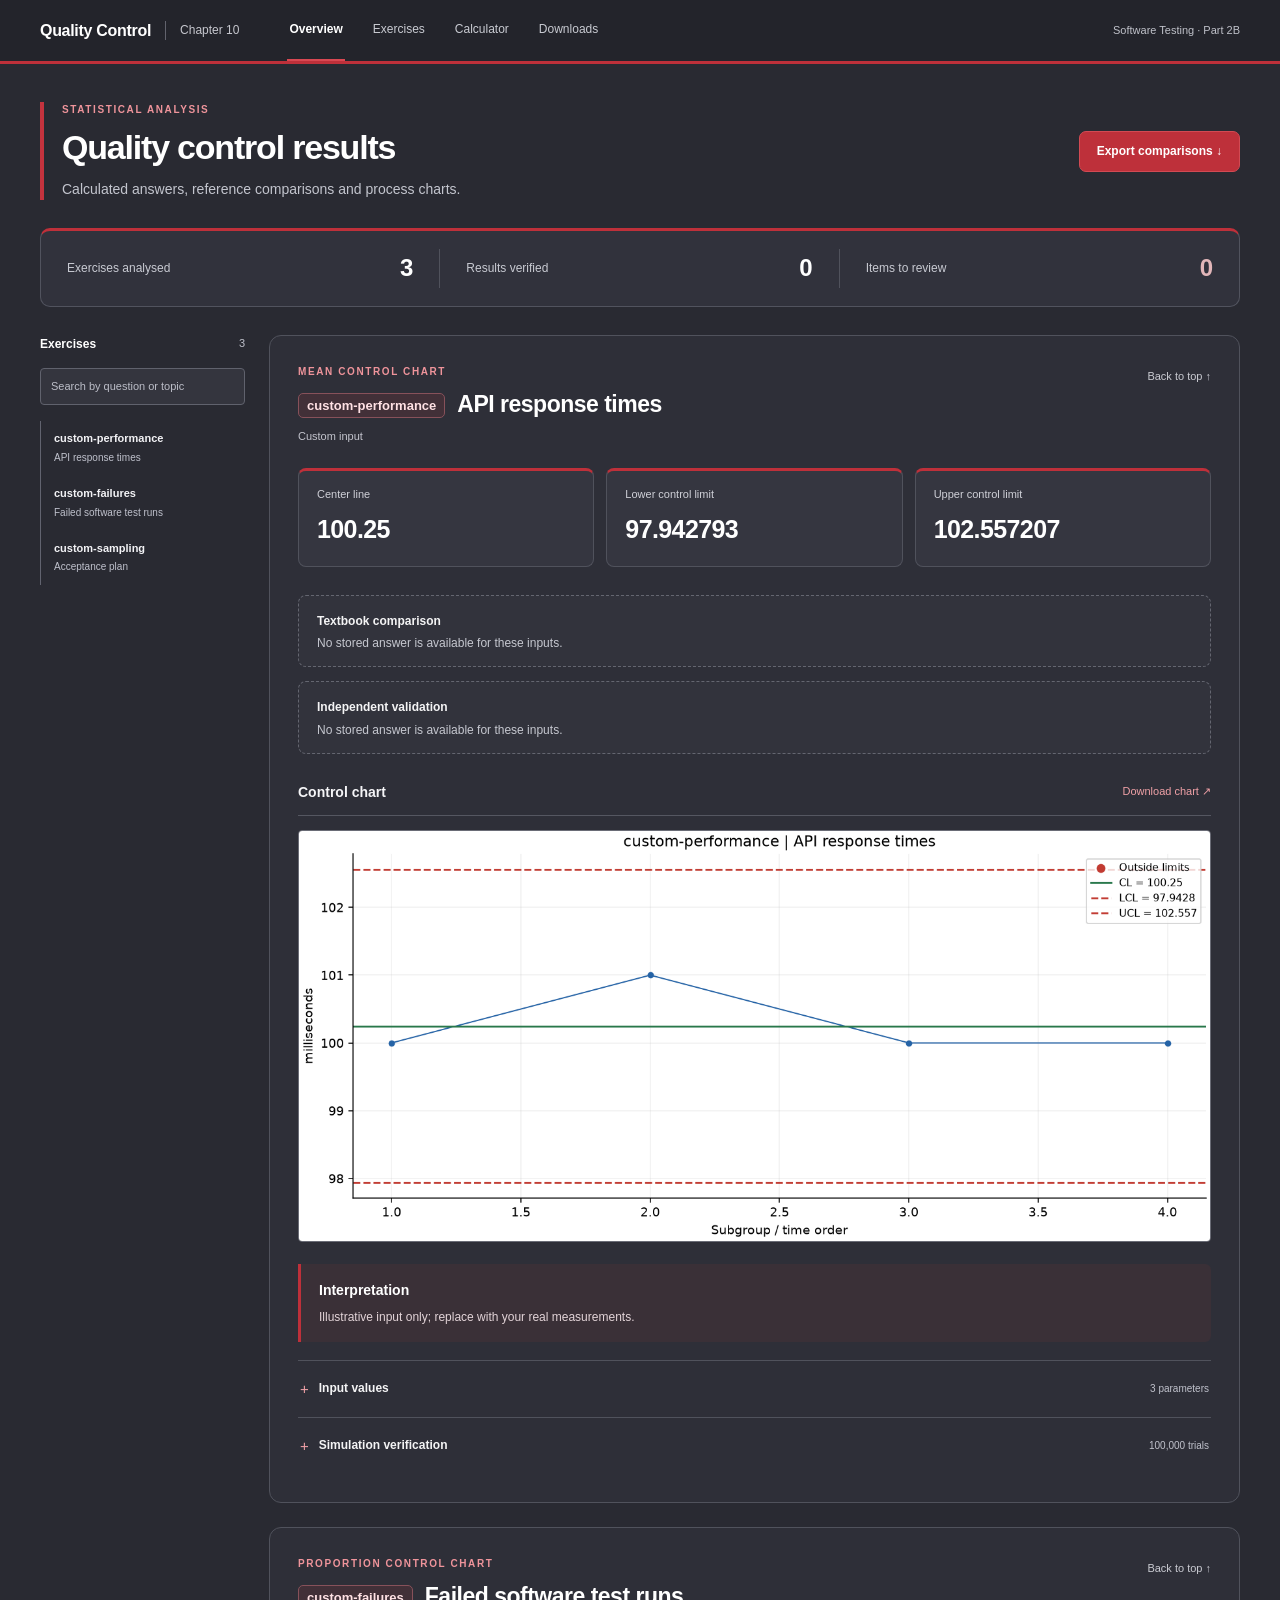
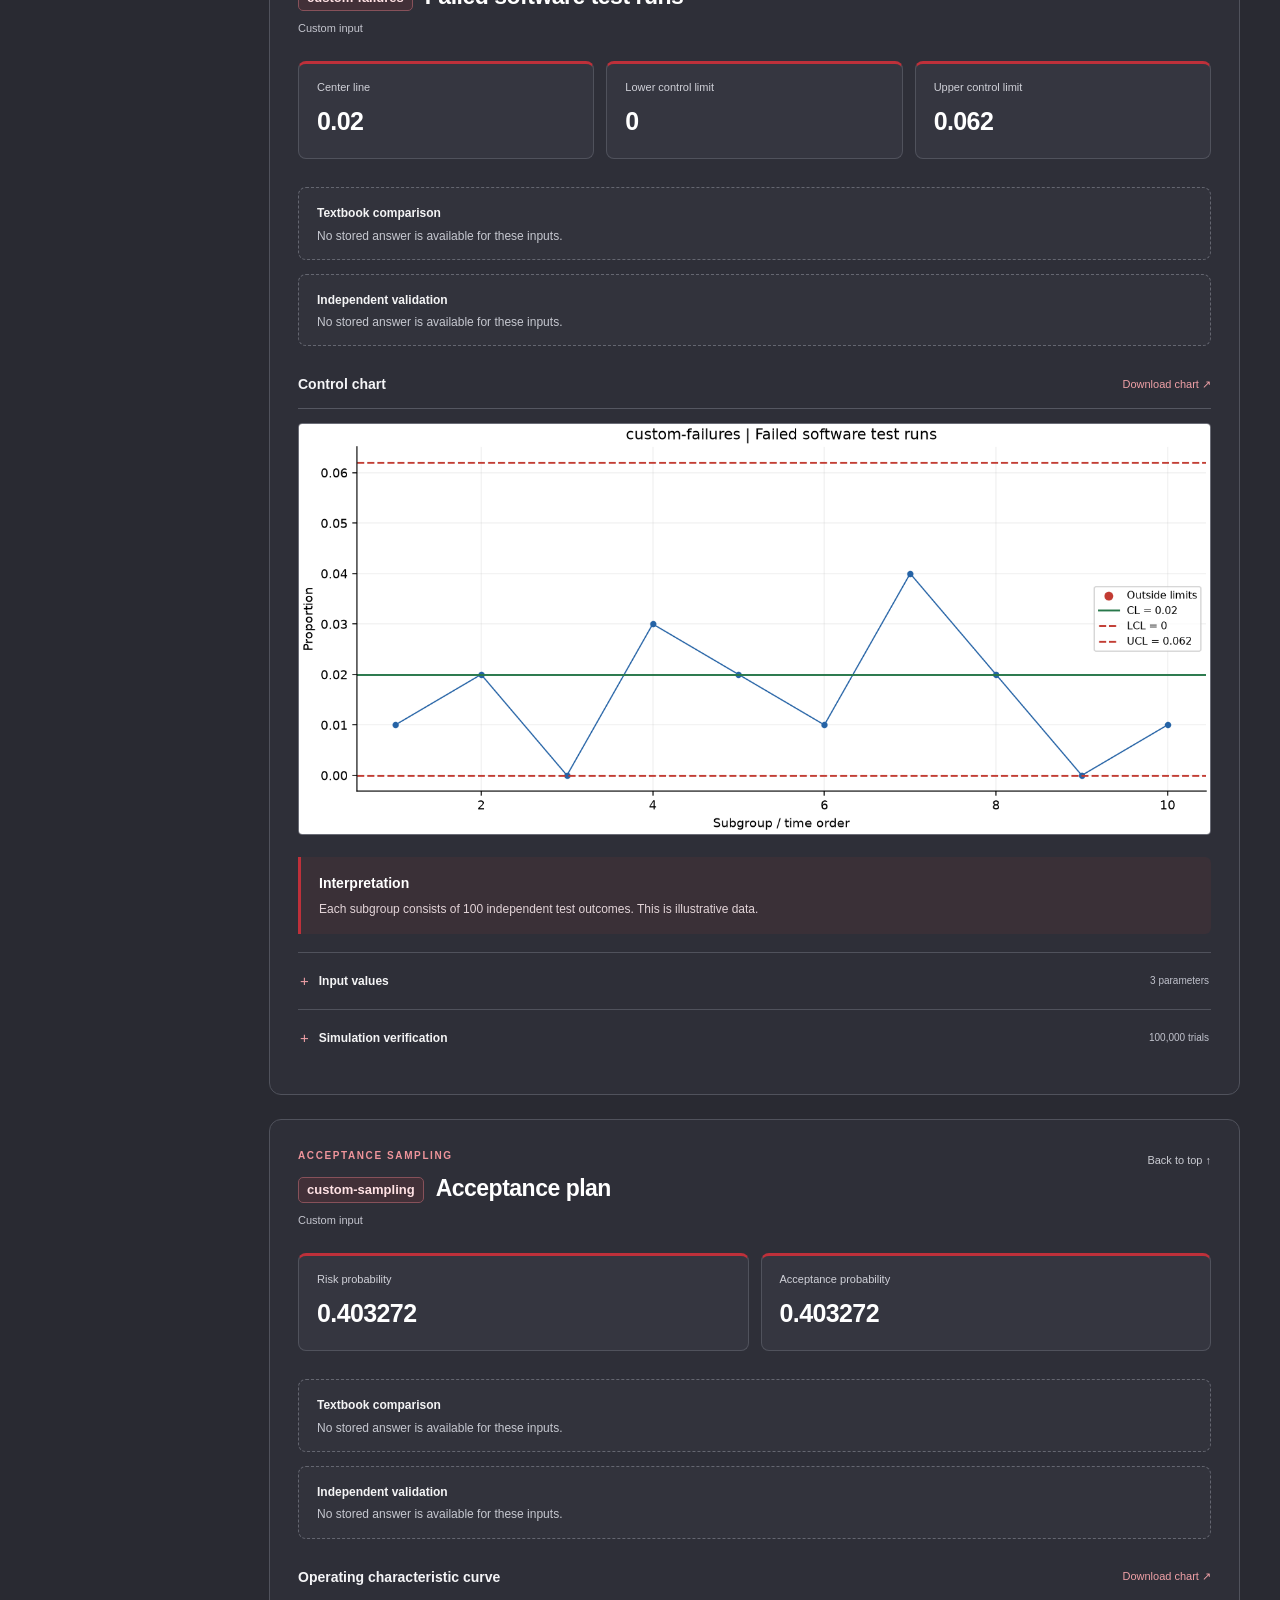
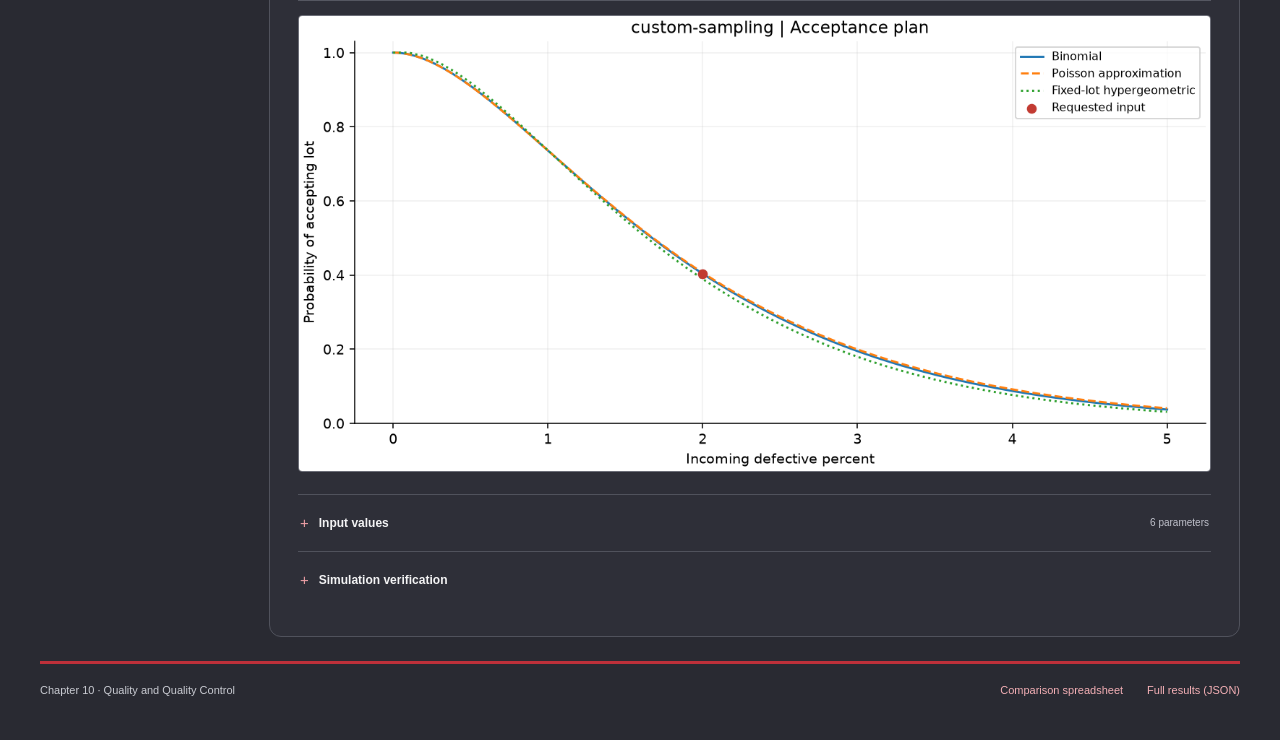
<file: output/custom/report.html>
<!doctype html>
<html lang="en"><head><meta charset="utf-8"><meta name="viewport" content="width=device-width,initial-scale=1"><title>Quality Control | Results</title><style>
:root{--ink:#192d40;--muted:#647586;--line:#e5eaee;--teal:#087f74;--bg:#f4f6f8}*{box-sizing:border-box}html{scroll-behavior:smooth;scroll-padding-top:90px}body{margin:0;background:var(--bg);color:var(--ink);font:14px/1.6 "Segoe UI",Arial,sans-serif}a{color:var(--teal);text-decoration:none}a:hover{text-decoration:underline}button,input{font:inherit}[hidden]{display:none!important}.topbar{height:74px;background:#fff;border-bottom:1px solid var(--line)}.topbar-inner{max-width:1360px;margin:auto;padding:0 40px;height:100%;display:flex;align-items:center;justify-content:space-between}.brand{display:flex;align-items:center;gap:12px;color:var(--ink);font-weight:650;font-size:17px}.brand:hover{text-decoration:none}.brand-mark{background:#12384a;color:#fff;display:grid;place-items:center;border-radius:10px;width:40px;height:40px;font-size:13px;letter-spacing:1px}.brand small{display:block;font-size:11px;font-weight:450;color:var(--muted);margin-top:-2px}.course{font-size:12px;color:var(--muted)}.course span{margin:0 9px;color:#bdc7cf}main{max-width:1360px;margin:auto;padding:38px 40px 20px}.report-heading{display:flex;align-items:center;justify-content:space-between;gap:20px;margin-bottom:28px}.eyebrow{display:block;text-transform:uppercase;letter-spacing:1.6px;font-size:10px;font-weight:700;color:var(--teal);margin:0 0 9px}h1{font-size:34px;letter-spacing:-1.2px;line-height:1.2;margin:0 0 10px;font-weight:650}.lede{margin:0;color:var(--muted);font-size:14px}.download-button{display:inline-flex;white-space:nowrap;align-items:center;padding:10px 17px;background:white;border:1px solid #d4dfe5;border-radius:7px;color:var(--ink);font-size:12px;font-weight:600}.download-button:hover{background:#eaf3f2;text-decoration:none}.overview{display:grid;grid-template-columns:repeat(3,1fr);background:#fff;border:1px solid var(--line);border-radius:10px;margin-bottom:28px;padding:18px 0}.overview>div{padding:0 26px;border-right:1px solid var(--line);display:flex;justify-content:space-between;align-items:center;gap:14px}.overview>div:last-child{border:0}.overview span{color:var(--muted);font-size:12px}.overview strong{font-size:24px;font-weight:650;font-variant-numeric:tabular-nums}.workspace{display:grid;gap:24px}.with-index{grid-template-columns:205px minmax(0,1fr)}aside{position:sticky;top:24px;align-self:start}aside .eyebrow{color:var(--muted)}aside input{width:100%;border:1px solid #d8e1e7;border-radius:7px;padding:9px 11px;background:#fff;outline:none;font-size:12px;margin-bottom:12px}aside input:focus{border-color:var(--teal);box-shadow:0 0 0 3px #087f7414}nav{max-height:70vh;overflow:auto;padding-right:6px}nav a{display:block;padding:9px 10px;border-radius:6px;margin-bottom:3px;color:var(--ink)}nav a:hover{background:#e5eeef;text-decoration:none}nav a span{font-size:12px;font-weight:650;display:block}nav small{font-size:11px;color:var(--muted);display:block;white-space:nowrap;overflow:hidden;text-overflow:ellipsis}.results{min-width:0}.exercise{background:white;border:1px solid var(--line);border-radius:12px;padding:28px;margin-bottom:24px;box-shadow:0 2px 5px #142e4503}.exercise-heading{display:flex;justify-content:space-between;align-items:flex-start;gap:16px;margin-bottom:23px}h2{font-size:23px;font-weight:650;letter-spacing:-.5px;line-height:1.35;margin:0}.exercise-id{font-size:13px;font-weight:600;letter-spacing:0;display:inline-block;border:1px solid #dce5e9;background:#f5f8f9;padding:3px 8px;border-radius:5px;margin-right:12px;vertical-align:middle;color:#405767}.source{font-size:11px;color:var(--muted);margin:8px 0 0}.source span{color:#8996a2}.subtle-link{font-size:11px;color:#7c8b96;white-space:nowrap;padding-top:4px}.metrics{display:grid;grid-template-columns:repeat(auto-fit,minmax(150px,1fr));gap:12px;margin-bottom:28px}.metric{padding:17px 18px;background:#f7fafb;border:1px solid #e7eef0;border-radius:8px}.metric:first-child{border-top:3px solid var(--teal);padding-top:15px}.metric span{display:block;font-size:11px;color:var(--muted);margin-bottom:5px}.metric strong{display:block;font-size:25px;font-weight:600;letter-spacing:-.6px;font-variant-numeric:tabular-nums;overflow-wrap:anywhere}.comparison{border:1px solid var(--line);border-radius:8px;margin-bottom:16px;overflow:hidden}.panel-heading{display:flex;justify-content:space-between;align-items:center;gap:14px;padding:17px 19px}h3{font-size:14px;font-weight:650;margin:0}.panel-heading p{font-size:11px;color:var(--muted);margin:3px 0 0}.badge{display:inline-flex;align-items:center;gap:6px;border-radius:20px;padding:4px 10px;font-size:10px;font-weight:650;white-space:nowrap}.dot{width:5px;height:5px;border-radius:50%;background:currentColor}.good{background:#e7f5ef;color:#16704f}.bad{background:#fcecea;color:#a7352a}.warn{background:#fff3d9;color:#966817}.neutral{background:#edf1f4;color:#647586}.good-text{color:#16704f}.bad-text{color:#a7352a}.table-scroll{overflow-x:auto}table{border-collapse:collapse;width:100%;text-align:left;font-size:12px;font-variant-numeric:tabular-nums}thead{background:#f6f8fa;color:#667889;border-top:1px solid var(--line)}thead th{font-size:10px;font-weight:600;white-space:nowrap;padding:11px 16px}tbody td,tbody th{padding:12px 16px;border-top:1px solid #edf0f3;white-space:nowrap}tbody th{font-weight:500;color:#344e61}.calculated{color:#144a5b;font-weight:650}.check{font-size:10px;font-weight:600}.reference-note{margin:0;padding:12px 19px;background:#fffaf0;color:#84622e;font-size:11px;border-top:1px solid #f1e9d8}.empty-reference{border:1px dashed #dce4e8;border-radius:8px;padding:13px 18px;margin-bottom:14px}.empty-reference span{font-size:12px;font-weight:600}.empty-reference p{margin:3px 0 0;color:var(--muted);font-size:12px}.chart-panel{margin:27px 0 22px}.chart-heading{display:flex;justify-content:space-between;align-items:center;margin-bottom:14px}.chart-heading a{font-size:11px}img{display:block;max-width:100%;height:auto}.interpretation{background:#f3f8f8;border-left:3px solid #80b7af;border-radius:0 6px 6px 0;padding:15px 18px;margin:18px 0}.interpretation p{font-size:12px;color:#486270;margin:6px 0 0}.detail-panel{border-top:1px solid var(--line)}summary{list-style:none;cursor:pointer;padding:16px 2px;font-size:12px;font-weight:600;display:flex;align-items:center;gap:10px}summary::-webkit-details-marker{display:none}summary:before{content:'+';font-size:15px;color:var(--teal);font-weight:400}details[open] summary:before{content:'−'}.detail-meta{margin-left:auto;color:var(--muted);font-size:10px;font-weight:400}.detail-body{padding:0 0 18px}.input-table th{width:190px;white-space:normal}.input-table td{white-space:normal;overflow-wrap:anywhere;color:#4a6172}.input-table tr:first-child>*{border-top:0}.simulation-grid{display:grid;grid-template-columns:repeat(3,1fr);gap:14px;background:#f7fafb;padding:14px;border-radius:6px}.simulation-grid span{display:block;font-size:10px;color:var(--muted)}.simulation-grid strong{display:block;font-size:15px;font-weight:600;margin-top:4px}.simulation-block{margin:0 0 15px}h4{font-size:12px;margin:0 0 10px;font-weight:600}.simulation-mean{font-size:12px;color:var(--muted)}.simulation-mean strong{color:var(--ink);margin-left:6px}.simulation-mean span{margin-left:24px}.muted{font-size:11px;color:var(--muted)}footer{display:flex;justify-content:space-between;gap:16px;font-size:11px;color:#8695a0;padding:4px 0 20px}.sr-only{position:absolute;width:1px;height:1px;padding:0;overflow:hidden;clip:rect(0,0,0,0)}
@media(min-width:1100px){.workspace:not(.with-index) .exercise{padding:30px 34px}.workspace:not(.with-index) .metric strong{font-size:29px}}
@media(max-width:850px){.topbar-inner{padding:0 20px}main{padding:25px 18px}.with-index{grid-template-columns:1fr}aside{position:static}nav{display:flex;gap:5px;max-height:110px;flex-wrap:wrap}nav a{background:white;border:1px solid var(--line);max-width:150px}.course{display:none}.exercise{padding:20px}.report-heading{align-items:flex-start}h1{font-size:28px}.overview>div{padding:0 14px;display:block}.overview strong{display:block}.panel-heading{padding:14px}.source span{display:none}.subtle-link{display:none}}
@media(max-width:520px){.report-heading{display:block}.download-button{margin-top:17px}.overview{margin-bottom:20px}.overview span{font-size:10px}.metrics{gap:8px;grid-template-columns:repeat(3,minmax(0,1fr))}.metric{padding:12px 9px}.metric:first-child{padding-top:10px}.metric strong{font-size:18px}.metric span{font-size:9px}h2{font-size:20px}.exercise-id{display:block;width:max-content;margin-bottom:8px}.panel-heading{align-items:flex-start}.panel-heading p{max-width:180px}.simulation-grid{grid-template-columns:1fr}.simulation-mean span{display:block;margin:8px 0 0}footer{display:block}footer a{display:block;margin-top:5px}}
@media print{body{background:white}.topbar,aside,.download-button,.subtle-link,.chart-heading a,footer a{display:none}.with-index{grid-template-columns:1fr}main{padding:0;max-width:none}.exercise{box-shadow:none;break-inside:avoid}.overview{margin-bottom:15px}details:not([open]){display:none}h1{font-size:25px}img{max-height:330px;object-fit:contain}}

/* Report navigation: plain typography, thin rules and visible current section. */
.topbar{height:64px;position:sticky;top:0;z-index:20;background:#fff;border-bottom:1px solid #dbe2e7}
.topbar-inner{gap:36px}.brand{font-size:16px;letter-spacing:-.3px;font-weight:600;gap:14px;white-space:nowrap}
.chapter-label{border-left:1px solid #d9e0e5;padding-left:14px;color:#6c7b88;font-size:12px;font-weight:400;letter-spacing:0}
.report-nav{align-self:stretch;display:flex;gap:26px;margin:0 auto 0 12px;overflow:visible;padding:0;max-height:none}
.report-nav a{display:flex;align-items:center;padding:0 2px;margin:0;border-radius:0;border-bottom:2px solid transparent;color:#657481;font-size:12px;font-weight:500}
.report-nav a:hover{background:none;color:#192d40;text-decoration:none;border-bottom-color:#c4ced6}
.report-nav a[aria-current]{color:#192d40;border-bottom-color:#192d40;font-weight:600}
.course{white-space:nowrap;font-size:11px;color:#7a8791}aside{top:90px}
.index-heading{font-size:12px;font-weight:600;color:#344e61;margin:0 0 14px;display:flex;justify-content:space-between;align-items:center}
.index-heading span{font-size:11px;color:#84929d;font-weight:400}aside input{border-radius:4px;margin-bottom:16px;padding:9px 10px;font-size:11px}
.exercise-nav{border-left:1px solid #dce3e8;max-height:calc(100vh - 200px);padding:0 5px 0 0}
.exercise-nav a{border-left:2px solid transparent;margin:0 0 1px -1px;border-radius:0;padding:9px 12px}
.exercise-nav a:hover{background:#edf1f3;border-left-color:#adbcc6}
.exercise-nav a[aria-current]{background:#e9eef1;border-left-color:#23495b}
.exercise-nav a span{font-size:11px;font-weight:600}.exercise-nav small{font-size:10px;margin-top:2px}
.download-links{display:flex;gap:24px}.download-links a{font-size:11px}
a:focus-visible{outline:2px solid #087f74;outline-offset:4px}
@media(max-width:850px){.topbar-inner{gap:20px}.course{display:none}.report-nav{gap:20px;margin-left:auto;margin-right:0}.with-index aside{position:static}.exercise-nav{display:block;border-left:1px solid #dce3e8;max-height:190px}.exercise-nav a{background:transparent;border:0;border-left:2px solid transparent;max-width:none}.exercise-nav a span,.exercise-nav small{display:inline}.exercise-nav small{margin-left:12px}.chapter-label{font-size:11px}.download-links{gap:16px}}
@media(max-width:520px){.topbar{height:auto}.topbar-inner{padding:12px 18px 0;flex-wrap:wrap;gap:10px}.brand{font-size:14px}.report-nav{width:100%;margin:0;gap:24px;height:38px}.report-nav a{font-size:11px}.download-links{display:block}.download-links a{display:block;margin-top:8px}html{scroll-padding-top:110px}}
/* Navy structure, muted teal accents, and quiet tinted surfaces. */
:root{--ink:#183247;--muted:#5c7283;--line:#dce6ec;--teal:#146f73;--bg:#edf2f5}
.topbar{background:#153449;border-bottom-color:#244a60;box-shadow:0 2px 8px #16344912}
.brand{color:#f6fafc}.brand:hover{color:#fff}.chapter-label{border-left-color:#476276;color:#bcced9}
.report-nav a{color:#c2d2de}.report-nav a:hover{color:#fff;border-bottom-color:#8cb3c1}
.report-nav a[aria-current]{color:#fff;border-bottom-color:#67b7b2}.course{color:#b5c9d6}
.report-heading{border-left:3px solid #247e82;padding-left:18px}.report-heading .eyebrow{color:#146f73}
h1{color:#17384f}.download-button{background:#1c5269;color:#fff;border-color:#1c5269;box-shadow:0 2px 4px #1c526912}
.download-button:hover{background:#163e52;color:#fff;border-color:#163e52}
.overview{border-top:3px solid #284f68;box-shadow:0 3px 12px #1b3d5105}
.overview>div:first-child strong{color:#234f6b}.overview>div:nth-child(2) strong{color:#17745c}
.overview>div:nth-child(3) strong{color:#536779}
.exercise{border-color:#dce6ec;box-shadow:0 4px 16px #17384f05}
.exercise-id{background:#eaf1f6;border-color:#cddde7;color:#28516c}
.metric{background:#f1f6f9;border-color:#dce7ee}.metric strong{color:#234c67}
.metric:first-child{background:#ecf6f4;border-color:#d2e6e1;border-top-color:#1d807a}
.metric:first-child strong{color:#17665f}.metric:nth-child(2){border-top:3px solid #63819c;padding-top:15px}
.metric:nth-child(3){border-top:3px solid #305d79;padding-top:15px}
.panel-heading{background:#f0f5f8;border-bottom:1px solid #e0e9ef}.panel-heading h3{color:#254d66}
thead{background:#e8f0f5;color:#486579;border-top:0}.calculated{color:#126569}
tbody tr:nth-child(even){background:#fafcfd}.good{background:#dfefe7;color:#176448}
.interpretation{background:#eaf3f3;border-left-color:#3f9290}.simulation-grid{background:#eef4f8}
.chart-heading{border-bottom:1px solid #e2eaf0;padding-bottom:12px}.chart-heading h3{color:#28546d}
.exercise-nav a:hover{background:#e2edf2;border-left-color:#759bac}
.exercise-nav a[aria-current]{background:#dcebee;border-left-color:#18777b}.exercise-nav a[aria-current] span{color:#126569}
aside input{border-color:#ccdce5}.detail-panel summary:hover{color:#146f73;background:#f8fbfc}
footer{border-top:1px solid #d6e1e8;padding-top:18px}.download-links a{color:#285d76}
@media(max-width:520px){.metric:nth-child(2),.metric:nth-child(3){padding-top:10px}.report-heading{padding-left:14px}}
/* Reference palette: charcoal, deep red, and white. */
:root{--ink:#f4f4f5;--muted:#bdc0c8;--line:#50525c;--teal:#ed858c;--bg:#292a32}
body{background:#292a32;color:#f4f4f5}
.topbar{background:#23242b;border-bottom:3px solid #be303a;box-shadow:none}
.brand,.brand:hover{color:#fff}.chapter-label{color:#c6c7ce;border-left-color:#62636d}
.report-nav a{color:#c9cbd2}.report-nav a:hover{color:#fff;border-bottom-color:#df727a}
.report-nav a[aria-current]{color:#fff;border-bottom-color:#d94852}.course{color:#bfc1c9}
.report-heading{border-left:4px solid #c3333e}.report-heading .eyebrow{color:#ef949b}
h1{color:#fff}.lede{color:#c3c5ce}a{color:#efa0a6}
.download-button{background:#be303a;color:#fff;border-color:#d24a53;box-shadow:none}
.download-button:hover{background:#a52832;border-color:#ca424d;color:#fff}
.overview{background:#31323c;border-color:#51535e;border-top:3px solid #be303a;box-shadow:none}
.overview span{color:#c8cad2}.overview>div:first-child strong,.overview>div:nth-child(2) strong{color:#fff}
.overview>div:nth-child(3) strong{color:#e2b6b9}
.exercise{background:#2e2f38;border-color:#50525c;box-shadow:none}
.exercise-heading .eyebrow{color:#ef949b}h2{color:#fff}.exercise-id{background:#423038;border-color:#87515a;color:#ffe1e4}
.source{color:#c4c5ce}.source span{color:#a6a8b3}.subtle-link{color:#cacbd2}
.metric,.metric:first-child{background:#353640;border-color:#50525c;border-top-color:#be303a}
.metric:nth-child(2),.metric:nth-child(3){border-top-color:#be303a}
.metric span{color:#d0d1d8}.metric strong,.metric:first-child strong{color:#fff}
.comparison{border-color:#646670}.panel-heading{background:#be303a;border-bottom-color:#d07078}
.panel-heading h3{color:#fff}.panel-heading p{color:#ffe5e7}
thead{background:#393a45;color:#eeeef1}tbody th{color:#f0f0f3}
tbody td,tbody th{border-top-color:#52545f}tbody tr:nth-child(even){background:#32333d}
.calculated{color:#fff}.check.good-text,.good-text{color:#bfe2ce}
.good{background:#263f37;color:#d1efdf}.bad{background:#582b33;color:#ffd7dc}
.warn{background:#54432b;color:#ffe0aa}.neutral{background:#444550;color:#ededf2}
.panel-heading .good{background:#fff;color:#3d6655}.panel-heading .bad{background:#fff;color:#a52e38}
.panel-heading .warn{background:#fff1d9;color:#79591f}
.reference-note{background:#40352e;border-top-color:#635344;color:#f0d6b6}
.empty-reference{border-color:#646670;background:#32333c}.empty-reference p{color:#c6c8d0}
.chart-heading{border-bottom-color:#555761}.chart-heading h3{color:#f5f5f7}
.chart-panel img{background:#fff;border:1px solid #6a6c76;border-radius:4px}
.interpretation{background:#3a3037;border-left-color:#be303a}.interpretation h3{color:#fff}
.interpretation p{color:#e3d4d8}.detail-panel{border-top-color:#50525c}
.detail-panel summary:hover{color:#fff;background:#383943}summary:before{color:#efa0a6}
.detail-meta,.muted{color:#c0c2cc}.input-table td{color:#e0e1e6}
.simulation-grid{background:#393a44}.simulation-grid span{color:#c5c7d0}.simulation-grid strong{color:#fff}
.simulation-mean{color:#c5c7d0}.simulation-mean strong{color:#fff}
.index-heading{color:#fff}.index-heading span{color:#bec0ca}
aside input{background:#34353e;border-color:#60626d;color:#fff}aside input::placeholder{color:#bcbec8}
aside input:focus{border-color:#e07880;box-shadow:0 0 0 3px #be303a25}
.exercise-nav{border-left-color:#61636f}.exercise-nav a{color:#f3f3f6}
.exercise-nav small{color:#bfc1cc}.exercise-nav a:hover{background:#3a343c;border-left-color:#df737c}
.exercise-nav a[aria-current]{background:#44313a;border-left-color:#d34651}
.exercise-nav a[aria-current] span{color:#ffd9de}
footer{border-top:3px solid #be303a;color:#c9cbd2}.download-links a{color:#f4b0b6}
a:focus-visible{outline-color:#f0929a}
@media print{.topbar,.download-button{display:none}:root{--ink:#192d40;--muted:#647586;--line:#dce3e8;--teal:#a52e38;--bg:#fff}body{background:#fff;color:#192d40}.report-heading{border-left:0;padding-left:0}h1,h2,h3,.metric strong,.metric:first-child strong,.chart-heading h3{color:#192d40}.overview,.exercise,.metric,.metric:first-child{background:#fff;color:#192d40;box-shadow:none}.overview span,.metric span,.source,.lede{color:#526579}.overview>div strong{color:#192d40!important}.comparison{border-color:#dce3e8}.panel-heading{background:#be303a}thead{background:#f0f1f3;color:#344e61}tbody th,.calculated{color:#192d40}tbody tr:nth-child(even){background:#f7f8fa}tbody td,tbody th{border-color:#dce3e8}.exercise-id{background:#f8edef;color:#a52e38;border-color:#d8b8be}.interpretation{background:#f8edef}.interpretation h3,.interpretation p{color:#344e61}footer{color:#647586}}
</style></head><body>
<header class="topbar"><div class="topbar-inner"><a class="brand" href="#top">Quality Control<span class="chapter-label">Chapter 10</span></a><nav class="report-nav" aria-label="Report navigation"><a href="#top" aria-current="location">Overview</a><a href="#exercises">Exercises</a><a href="https://vercel-site-tawny-omega.vercel.app/calculator.html">Calculator</a><a href="#downloads">Downloads</a></nav><span class="course">Software Testing · Part 2B</span></div></header>
<main id="top"><header class="report-heading"><div><p class="eyebrow">Statistical analysis</p><h1>Quality control results</h1><p class="lede">Calculated answers, reference comparisons and process charts.</p></div><a class="download-button" href="comparison.csv" download>Export comparisons ↓</a></header>
<div class="overview"><div><span>Exercises analysed</span><strong>3</strong></div><div><span>Results verified</span><strong class="good-text">0</strong></div><div><span>Items to review</span><strong>0</strong></div></div>
<div id="exercises" class="workspace with-index"><aside><p class="index-heading">Exercises <span>3</span></p><label class="sr-only" for="search">Find an exercise</label><input id="search" type="search" placeholder="Search by question or topic"><nav class="exercise-nav" aria-label="Exercise index"><a href="#custom-performance" data-search="custom-performance api response times"><span>custom-performance</span><small>API response times</small></a><a href="#custom-failures" data-search="custom-failures failed software test runs"><span>custom-failures</span><small>Failed software test runs</small></a><a href="#custom-sampling" data-search="custom-sampling acceptance plan"><span>custom-sampling</span><small>Acceptance plan</small></a></nav><p id="empty-search" hidden>No matching exercises.</p></aside><div class="results"><section class="exercise" id="custom-performance" data-search="custom-performance api response times">
<div class="exercise-heading"><div><span class="eyebrow">Mean control chart</span><h2><span class="exercise-id">custom-performance</span>API response times</h2><p class="source">Custom input</p></div><a class="subtle-link" href="#top">Back to top ↑</a></div>
<div class="metrics"><div class="metric"><span>Center line</span><strong>100.25</strong></div><div class="metric"><span>Lower control limit</span><strong>97.942793</strong></div><div class="metric"><span>Upper control limit</span><strong>102.557207</strong></div></div><div class="empty-reference"><span>Textbook comparison</span><p>No stored answer is available for these inputs.</p></div><div class="empty-reference"><span>Independent validation</span><p>No stored answer is available for these inputs.</p></div><div class="chart-panel"><div class="chart-heading"><h3>Control chart</h3><a href="graphs/custom-performance.png" download>Download chart ↗</a></div><img src="graphs/custom-performance.png" alt="custom-performance statistical chart" loading="eager"></div><div class="interpretation"><h3>Interpretation</h3><p>Illustrative input only; replace with your real measurements.</p></div>
<details class="detail-panel"><summary>Input values<span class="detail-meta">3 parameters</span></summary><div class="detail-body table-scroll"><table class="input-table"><tbody><tr><th scope="row">Subgroup size</th><td>5</td></tr><tr><th scope="row">Measurements by subgroup</th><td>101, 99, 102, 98, 100; 100, 103, 99, 101, 102; 98, 100, 101, 99, 102; 101, 100, 102, 99, 98</td></tr><tr><th scope="row">Measurement unit</th><td>milliseconds</td></tr></tbody></table></div></details>
<details class="detail-panel"><summary>Simulation verification<span class="detail-meta">100,000 trials</span></summary><div class="detail-body"><div class="simulation-block"><h4>Probability outside control limits</h4><div class="simulation-grid">
<div><span>Theoretical probability</span><strong>0.0027</strong></div>
<div><span>Simulated probability</span><strong>0.00267</strong></div>
<div><span>99% confidence interval</span><strong>0.002281 – 0.003125</strong></div>
</div></div><p class="simulation-mean">Simulated mean <strong>100.252152</strong><span>Reference mean <strong>100.25</strong></span></p><p class="muted">Normal independent subgroup means with fixed fitted center and standard error; this is a model check, not a replay of observed data.</p></div></details></section><section class="exercise" id="custom-failures" data-search="custom-failures failed software test runs">
<div class="exercise-heading"><div><span class="eyebrow">Proportion control chart</span><h2><span class="exercise-id">custom-failures</span>Failed software test runs</h2><p class="source">Custom input</p></div><a class="subtle-link" href="#top">Back to top ↑</a></div>
<div class="metrics"><div class="metric"><span>Center line</span><strong>0.02</strong></div><div class="metric"><span>Lower control limit</span><strong>0</strong></div><div class="metric"><span>Upper control limit</span><strong>0.062</strong></div></div><div class="empty-reference"><span>Textbook comparison</span><p>No stored answer is available for these inputs.</p></div><div class="empty-reference"><span>Independent validation</span><p>No stored answer is available for these inputs.</p></div><div class="chart-panel"><div class="chart-heading"><h3>Control chart</h3><a href="graphs/custom-failures.png" download>Download chart ↗</a></div><img src="graphs/custom-failures.png" alt="custom-failures statistical chart" loading="lazy"></div><div class="interpretation"><h3>Interpretation</h3><p>Each subgroup consists of 100 independent test outcomes. This is illustrative data.</p></div>
<details class="detail-panel"><summary>Input values<span class="detail-meta">3 parameters</span></summary><div class="detail-body table-scroll"><table class="input-table"><tbody><tr><th scope="row">Subgroup size</th><td>100</td></tr><tr><th scope="row">Target proportion</th><td>0.02</td></tr><tr><th scope="row">Observed counts</th><td>1; 2; 0; 3; 2; 1; 4; 2; 0; 1</td></tr></tbody></table></div></details>
<details class="detail-panel"><summary>Simulation verification<span class="detail-meta">100,000 trials</span></summary><div class="detail-body"><div class="simulation-block"><h4>Probability outside control limits</h4><div class="simulation-grid">
<div><span>Theoretical probability</span><strong>0.004062</strong></div>
<div><span>Simulated probability</span><strong>0.00408</strong></div>
<div><span>99% confidence interval</span><strong>0.003593 – 0.004633</strong></div>
</div></div><p class="simulation-mean">Simulated mean <strong>0.019979</strong><span>Reference mean <strong>0.02</strong></span></p><p class="muted">IID Bernoulli observations at the specified/estimated p; binomial tail is exact and discrete.</p></div></details></section><section class="exercise" id="custom-sampling" data-search="custom-sampling acceptance plan">
<div class="exercise-heading"><div><span class="eyebrow">Acceptance sampling</span><h2><span class="exercise-id">custom-sampling</span>Acceptance plan</h2><p class="source">Custom input</p></div><a class="subtle-link" href="#top">Back to top ↑</a></div>
<div class="metrics"><div class="metric"><span>Risk probability</span><strong>0.403272</strong></div><div class="metric"><span>Acceptance probability</span><strong>0.403272</strong></div></div><div class="empty-reference"><span>Textbook comparison</span><p>No stored answer is available for these inputs.</p></div><div class="empty-reference"><span>Independent validation</span><p>No stored answer is available for these inputs.</p></div><div class="chart-panel"><div class="chart-heading"><h3>Operating characteristic curve</h3><a href="graphs/custom-sampling.png" download>Download chart ↗</a></div><img src="graphs/custom-sampling.png" alt="custom-sampling statistical chart" loading="lazy"></div>
<details class="detail-panel"><summary>Input values<span class="detail-meta">6 parameters</span></summary><div class="detail-body table-scroll"><table class="input-table"><tbody><tr><th scope="row">Lot size</th><td>1,000</td></tr><tr><th scope="row">Subgroup size</th><td>100</td></tr><tr><th scope="row">Acceptance number</th><td>1</td></tr><tr><th scope="row">Target proportion</th><td>0.02</td></tr><tr><th scope="row">Risk type</th><td>consumer</td></tr><tr><th scope="row">Probability model</th><td>binomial</td></tr></tbody></table></div></details>
<details class="detail-panel"><summary>Simulation verification</summary><div class="detail-body"><div class="simulation-block"><h4>Sampling probability</h4><div class="simulation-grid">
<div><span>Theoretical probability</span><strong>0.403272</strong></div>
<div><span>Simulated probability</span><strong>0.40419</strong></div>
<div><span>99% confidence interval</span><strong>0.400199 – 0.408194</strong></div>
</div></div><div class="simulation-block"><h4>Sampling without replacement</h4><div class="simulation-grid">
<div><span>Theoretical probability</span><strong>0.389154</strong></div>
<div><span>Simulated probability</span><strong>0.38809</strong></div>
<div><span>99% confidence interval</span><strong>0.384128 – 0.392067</strong></div>
</div></div></div></details></section></div></div>
<footer id="downloads"><span>Chapter 10 · Quality and Quality Control</span><div class="download-links"><a href="comparison.csv" download>Comparison spreadsheet</a><a href="results.json" download>Full results (JSON)</a></div></footer></main>
<script>const search=document.getElementById('search');if(search){search.addEventListener('input',()=>{const q=search.value.trim().toLowerCase();let count=0;document.querySelectorAll('.exercise-nav a').forEach(a=>{a.hidden=!a.dataset.search.includes(q);if(!a.hidden)count++});document.querySelectorAll('.exercise').forEach(s=>{s.hidden=!s.dataset.search.includes(q)});document.getElementById('empty-search').hidden=count!==0;});}
const reportLinks=document.querySelectorAll('.report-nav a[href^="#"]');function updateNavigation(){const hash=location.hash||'#top';reportLinks.forEach(a=>{const active=a.getAttribute('href')===hash||(a.getAttribute('href')==='#exercises'&&!['#top','#downloads'].includes(hash));if(active)a.setAttribute('aria-current','location');else a.removeAttribute('aria-current');});}window.addEventListener('hashchange',updateNavigation);updateNavigation();
document.querySelectorAll('.exercise-nav a').forEach(a=>a.addEventListener('click',()=>{document.querySelectorAll('.exercise-nav a').forEach(link=>link.removeAttribute('aria-current'));a.setAttribute('aria-current','location');}));
</script></body></html>
</file>
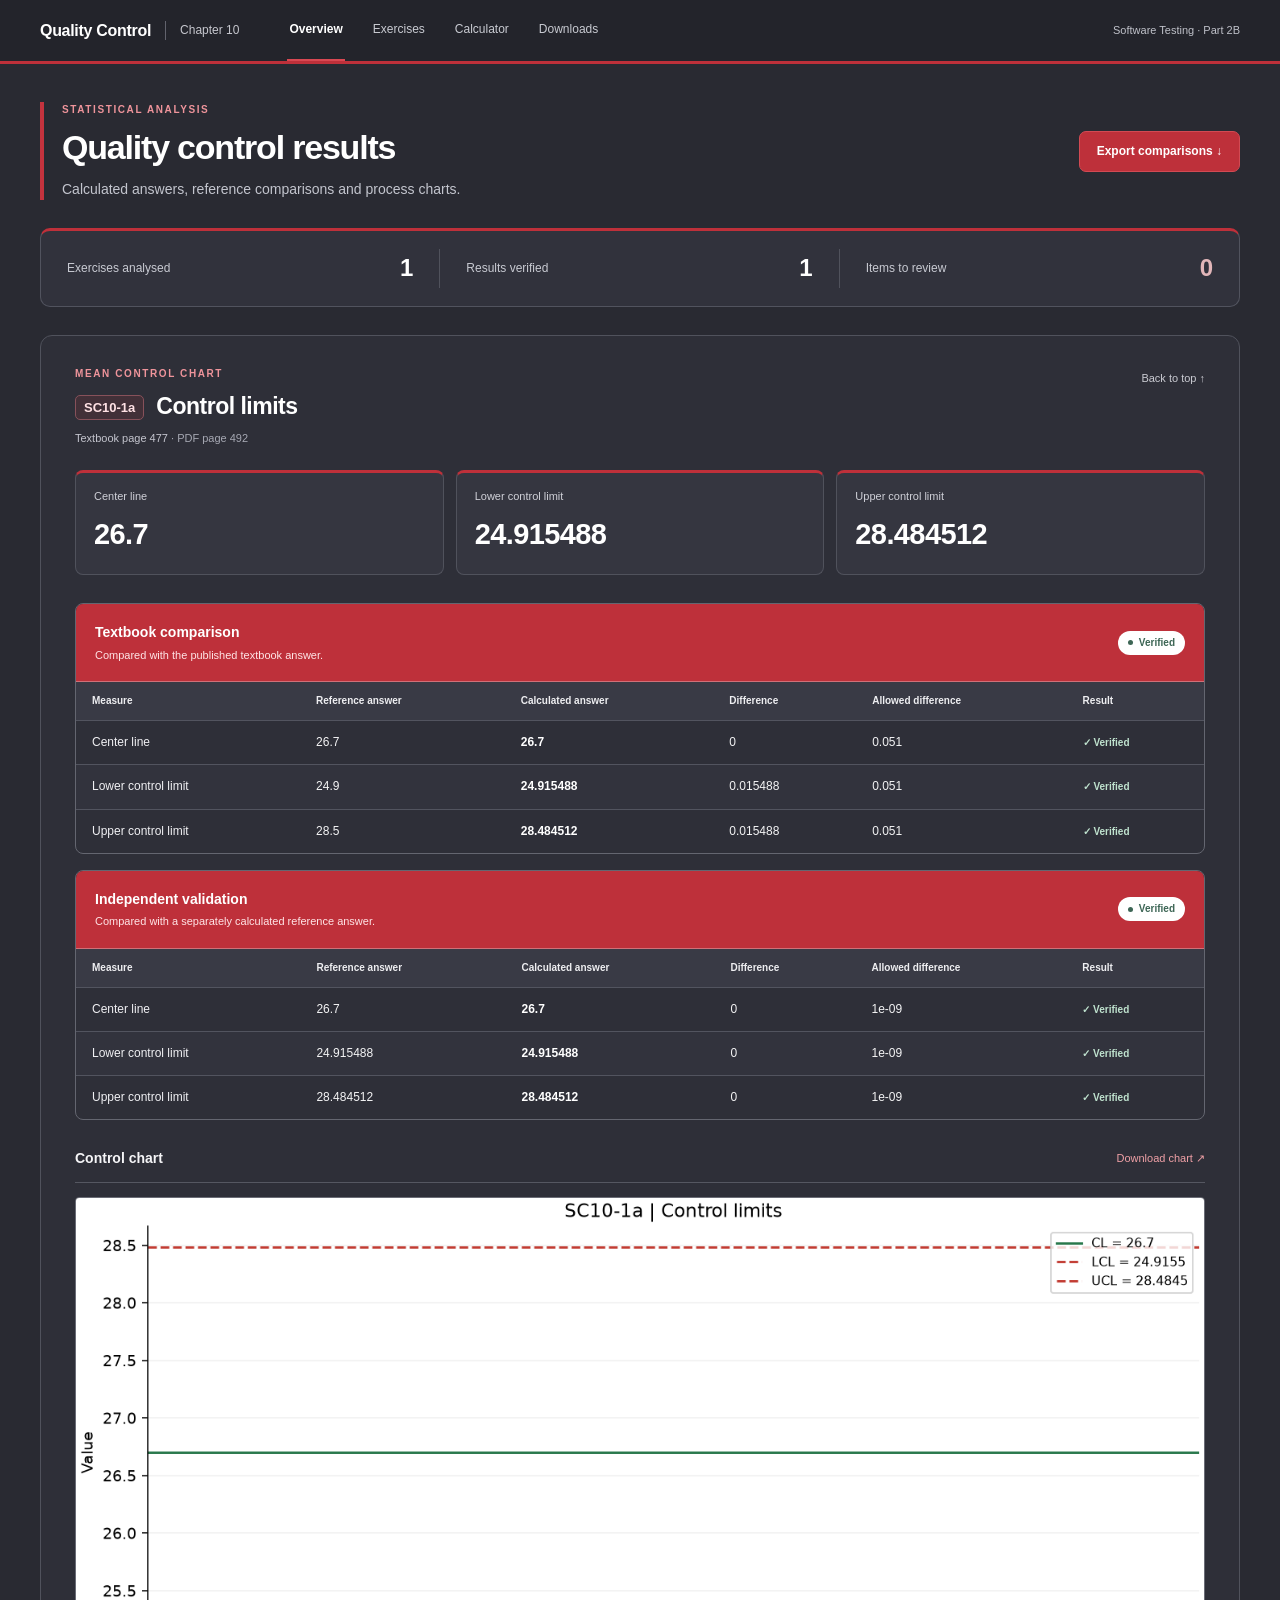
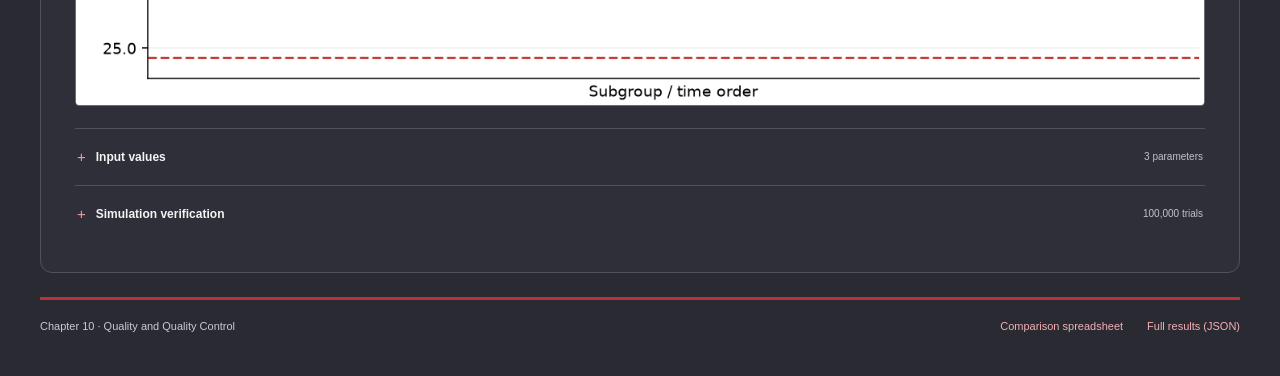
<file: output/first-question/report.html>
<!doctype html>
<html lang="en"><head><meta charset="utf-8"><meta name="viewport" content="width=device-width,initial-scale=1"><title>Quality Control | Results</title><style>
:root{--ink:#192d40;--muted:#647586;--line:#e5eaee;--teal:#087f74;--bg:#f4f6f8}*{box-sizing:border-box}html{scroll-behavior:smooth;scroll-padding-top:90px}body{margin:0;background:var(--bg);color:var(--ink);font:14px/1.6 "Segoe UI",Arial,sans-serif}a{color:var(--teal);text-decoration:none}a:hover{text-decoration:underline}button,input{font:inherit}[hidden]{display:none!important}.topbar{height:74px;background:#fff;border-bottom:1px solid var(--line)}.topbar-inner{max-width:1360px;margin:auto;padding:0 40px;height:100%;display:flex;align-items:center;justify-content:space-between}.brand{display:flex;align-items:center;gap:12px;color:var(--ink);font-weight:650;font-size:17px}.brand:hover{text-decoration:none}.brand-mark{background:#12384a;color:#fff;display:grid;place-items:center;border-radius:10px;width:40px;height:40px;font-size:13px;letter-spacing:1px}.brand small{display:block;font-size:11px;font-weight:450;color:var(--muted);margin-top:-2px}.course{font-size:12px;color:var(--muted)}.course span{margin:0 9px;color:#bdc7cf}main{max-width:1360px;margin:auto;padding:38px 40px 20px}.report-heading{display:flex;align-items:center;justify-content:space-between;gap:20px;margin-bottom:28px}.eyebrow{display:block;text-transform:uppercase;letter-spacing:1.6px;font-size:10px;font-weight:700;color:var(--teal);margin:0 0 9px}h1{font-size:34px;letter-spacing:-1.2px;line-height:1.2;margin:0 0 10px;font-weight:650}.lede{margin:0;color:var(--muted);font-size:14px}.download-button{display:inline-flex;white-space:nowrap;align-items:center;padding:10px 17px;background:white;border:1px solid #d4dfe5;border-radius:7px;color:var(--ink);font-size:12px;font-weight:600}.download-button:hover{background:#eaf3f2;text-decoration:none}.overview{display:grid;grid-template-columns:repeat(3,1fr);background:#fff;border:1px solid var(--line);border-radius:10px;margin-bottom:28px;padding:18px 0}.overview>div{padding:0 26px;border-right:1px solid var(--line);display:flex;justify-content:space-between;align-items:center;gap:14px}.overview>div:last-child{border:0}.overview span{color:var(--muted);font-size:12px}.overview strong{font-size:24px;font-weight:650;font-variant-numeric:tabular-nums}.workspace{display:grid;gap:24px}.with-index{grid-template-columns:205px minmax(0,1fr)}aside{position:sticky;top:24px;align-self:start}aside .eyebrow{color:var(--muted)}aside input{width:100%;border:1px solid #d8e1e7;border-radius:7px;padding:9px 11px;background:#fff;outline:none;font-size:12px;margin-bottom:12px}aside input:focus{border-color:var(--teal);box-shadow:0 0 0 3px #087f7414}nav{max-height:70vh;overflow:auto;padding-right:6px}nav a{display:block;padding:9px 10px;border-radius:6px;margin-bottom:3px;color:var(--ink)}nav a:hover{background:#e5eeef;text-decoration:none}nav a span{font-size:12px;font-weight:650;display:block}nav small{font-size:11px;color:var(--muted);display:block;white-space:nowrap;overflow:hidden;text-overflow:ellipsis}.results{min-width:0}.exercise{background:white;border:1px solid var(--line);border-radius:12px;padding:28px;margin-bottom:24px;box-shadow:0 2px 5px #142e4503}.exercise-heading{display:flex;justify-content:space-between;align-items:flex-start;gap:16px;margin-bottom:23px}h2{font-size:23px;font-weight:650;letter-spacing:-.5px;line-height:1.35;margin:0}.exercise-id{font-size:13px;font-weight:600;letter-spacing:0;display:inline-block;border:1px solid #dce5e9;background:#f5f8f9;padding:3px 8px;border-radius:5px;margin-right:12px;vertical-align:middle;color:#405767}.source{font-size:11px;color:var(--muted);margin:8px 0 0}.source span{color:#8996a2}.subtle-link{font-size:11px;color:#7c8b96;white-space:nowrap;padding-top:4px}.metrics{display:grid;grid-template-columns:repeat(auto-fit,minmax(150px,1fr));gap:12px;margin-bottom:28px}.metric{padding:17px 18px;background:#f7fafb;border:1px solid #e7eef0;border-radius:8px}.metric:first-child{border-top:3px solid var(--teal);padding-top:15px}.metric span{display:block;font-size:11px;color:var(--muted);margin-bottom:5px}.metric strong{display:block;font-size:25px;font-weight:600;letter-spacing:-.6px;font-variant-numeric:tabular-nums;overflow-wrap:anywhere}.comparison{border:1px solid var(--line);border-radius:8px;margin-bottom:16px;overflow:hidden}.panel-heading{display:flex;justify-content:space-between;align-items:center;gap:14px;padding:17px 19px}h3{font-size:14px;font-weight:650;margin:0}.panel-heading p{font-size:11px;color:var(--muted);margin:3px 0 0}.badge{display:inline-flex;align-items:center;gap:6px;border-radius:20px;padding:4px 10px;font-size:10px;font-weight:650;white-space:nowrap}.dot{width:5px;height:5px;border-radius:50%;background:currentColor}.good{background:#e7f5ef;color:#16704f}.bad{background:#fcecea;color:#a7352a}.warn{background:#fff3d9;color:#966817}.neutral{background:#edf1f4;color:#647586}.good-text{color:#16704f}.bad-text{color:#a7352a}.table-scroll{overflow-x:auto}table{border-collapse:collapse;width:100%;text-align:left;font-size:12px;font-variant-numeric:tabular-nums}thead{background:#f6f8fa;color:#667889;border-top:1px solid var(--line)}thead th{font-size:10px;font-weight:600;white-space:nowrap;padding:11px 16px}tbody td,tbody th{padding:12px 16px;border-top:1px solid #edf0f3;white-space:nowrap}tbody th{font-weight:500;color:#344e61}.calculated{color:#144a5b;font-weight:650}.check{font-size:10px;font-weight:600}.reference-note{margin:0;padding:12px 19px;background:#fffaf0;color:#84622e;font-size:11px;border-top:1px solid #f1e9d8}.empty-reference{border:1px dashed #dce4e8;border-radius:8px;padding:13px 18px;margin-bottom:14px}.empty-reference span{font-size:12px;font-weight:600}.empty-reference p{margin:3px 0 0;color:var(--muted);font-size:12px}.chart-panel{margin:27px 0 22px}.chart-heading{display:flex;justify-content:space-between;align-items:center;margin-bottom:14px}.chart-heading a{font-size:11px}img{display:block;max-width:100%;height:auto}.interpretation{background:#f3f8f8;border-left:3px solid #80b7af;border-radius:0 6px 6px 0;padding:15px 18px;margin:18px 0}.interpretation p{font-size:12px;color:#486270;margin:6px 0 0}.detail-panel{border-top:1px solid var(--line)}summary{list-style:none;cursor:pointer;padding:16px 2px;font-size:12px;font-weight:600;display:flex;align-items:center;gap:10px}summary::-webkit-details-marker{display:none}summary:before{content:'+';font-size:15px;color:var(--teal);font-weight:400}details[open] summary:before{content:'−'}.detail-meta{margin-left:auto;color:var(--muted);font-size:10px;font-weight:400}.detail-body{padding:0 0 18px}.input-table th{width:190px;white-space:normal}.input-table td{white-space:normal;overflow-wrap:anywhere;color:#4a6172}.input-table tr:first-child>*{border-top:0}.simulation-grid{display:grid;grid-template-columns:repeat(3,1fr);gap:14px;background:#f7fafb;padding:14px;border-radius:6px}.simulation-grid span{display:block;font-size:10px;color:var(--muted)}.simulation-grid strong{display:block;font-size:15px;font-weight:600;margin-top:4px}.simulation-block{margin:0 0 15px}h4{font-size:12px;margin:0 0 10px;font-weight:600}.simulation-mean{font-size:12px;color:var(--muted)}.simulation-mean strong{color:var(--ink);margin-left:6px}.simulation-mean span{margin-left:24px}.muted{font-size:11px;color:var(--muted)}footer{display:flex;justify-content:space-between;gap:16px;font-size:11px;color:#8695a0;padding:4px 0 20px}.sr-only{position:absolute;width:1px;height:1px;padding:0;overflow:hidden;clip:rect(0,0,0,0)}
@media(min-width:1100px){.workspace:not(.with-index) .exercise{padding:30px 34px}.workspace:not(.with-index) .metric strong{font-size:29px}}
@media(max-width:850px){.topbar-inner{padding:0 20px}main{padding:25px 18px}.with-index{grid-template-columns:1fr}aside{position:static}nav{display:flex;gap:5px;max-height:110px;flex-wrap:wrap}nav a{background:white;border:1px solid var(--line);max-width:150px}.course{display:none}.exercise{padding:20px}.report-heading{align-items:flex-start}h1{font-size:28px}.overview>div{padding:0 14px;display:block}.overview strong{display:block}.panel-heading{padding:14px}.source span{display:none}.subtle-link{display:none}}
@media(max-width:520px){.report-heading{display:block}.download-button{margin-top:17px}.overview{margin-bottom:20px}.overview span{font-size:10px}.metrics{gap:8px;grid-template-columns:repeat(3,minmax(0,1fr))}.metric{padding:12px 9px}.metric:first-child{padding-top:10px}.metric strong{font-size:18px}.metric span{font-size:9px}h2{font-size:20px}.exercise-id{display:block;width:max-content;margin-bottom:8px}.panel-heading{align-items:flex-start}.panel-heading p{max-width:180px}.simulation-grid{grid-template-columns:1fr}.simulation-mean span{display:block;margin:8px 0 0}footer{display:block}footer a{display:block;margin-top:5px}}
@media print{body{background:white}.topbar,aside,.download-button,.subtle-link,.chart-heading a,footer a{display:none}.with-index{grid-template-columns:1fr}main{padding:0;max-width:none}.exercise{box-shadow:none;break-inside:avoid}.overview{margin-bottom:15px}details:not([open]){display:none}h1{font-size:25px}img{max-height:330px;object-fit:contain}}

/* Report navigation: plain typography, thin rules and visible current section. */
.topbar{height:64px;position:sticky;top:0;z-index:20;background:#fff;border-bottom:1px solid #dbe2e7}
.topbar-inner{gap:36px}.brand{font-size:16px;letter-spacing:-.3px;font-weight:600;gap:14px;white-space:nowrap}
.chapter-label{border-left:1px solid #d9e0e5;padding-left:14px;color:#6c7b88;font-size:12px;font-weight:400;letter-spacing:0}
.report-nav{align-self:stretch;display:flex;gap:26px;margin:0 auto 0 12px;overflow:visible;padding:0;max-height:none}
.report-nav a{display:flex;align-items:center;padding:0 2px;margin:0;border-radius:0;border-bottom:2px solid transparent;color:#657481;font-size:12px;font-weight:500}
.report-nav a:hover{background:none;color:#192d40;text-decoration:none;border-bottom-color:#c4ced6}
.report-nav a[aria-current]{color:#192d40;border-bottom-color:#192d40;font-weight:600}
.course{white-space:nowrap;font-size:11px;color:#7a8791}aside{top:90px}
.index-heading{font-size:12px;font-weight:600;color:#344e61;margin:0 0 14px;display:flex;justify-content:space-between;align-items:center}
.index-heading span{font-size:11px;color:#84929d;font-weight:400}aside input{border-radius:4px;margin-bottom:16px;padding:9px 10px;font-size:11px}
.exercise-nav{border-left:1px solid #dce3e8;max-height:calc(100vh - 200px);padding:0 5px 0 0}
.exercise-nav a{border-left:2px solid transparent;margin:0 0 1px -1px;border-radius:0;padding:9px 12px}
.exercise-nav a:hover{background:#edf1f3;border-left-color:#adbcc6}
.exercise-nav a[aria-current]{background:#e9eef1;border-left-color:#23495b}
.exercise-nav a span{font-size:11px;font-weight:600}.exercise-nav small{font-size:10px;margin-top:2px}
.download-links{display:flex;gap:24px}.download-links a{font-size:11px}
a:focus-visible{outline:2px solid #087f74;outline-offset:4px}
@media(max-width:850px){.topbar-inner{gap:20px}.course{display:none}.report-nav{gap:20px;margin-left:auto;margin-right:0}.with-index aside{position:static}.exercise-nav{display:block;border-left:1px solid #dce3e8;max-height:190px}.exercise-nav a{background:transparent;border:0;border-left:2px solid transparent;max-width:none}.exercise-nav a span,.exercise-nav small{display:inline}.exercise-nav small{margin-left:12px}.chapter-label{font-size:11px}.download-links{gap:16px}}
@media(max-width:520px){.topbar{height:auto}.topbar-inner{padding:12px 18px 0;flex-wrap:wrap;gap:10px}.brand{font-size:14px}.report-nav{width:100%;margin:0;gap:24px;height:38px}.report-nav a{font-size:11px}.download-links{display:block}.download-links a{display:block;margin-top:8px}html{scroll-padding-top:110px}}
/* Navy structure, muted teal accents, and quiet tinted surfaces. */
:root{--ink:#183247;--muted:#5c7283;--line:#dce6ec;--teal:#146f73;--bg:#edf2f5}
.topbar{background:#153449;border-bottom-color:#244a60;box-shadow:0 2px 8px #16344912}
.brand{color:#f6fafc}.brand:hover{color:#fff}.chapter-label{border-left-color:#476276;color:#bcced9}
.report-nav a{color:#c2d2de}.report-nav a:hover{color:#fff;border-bottom-color:#8cb3c1}
.report-nav a[aria-current]{color:#fff;border-bottom-color:#67b7b2}.course{color:#b5c9d6}
.report-heading{border-left:3px solid #247e82;padding-left:18px}.report-heading .eyebrow{color:#146f73}
h1{color:#17384f}.download-button{background:#1c5269;color:#fff;border-color:#1c5269;box-shadow:0 2px 4px #1c526912}
.download-button:hover{background:#163e52;color:#fff;border-color:#163e52}
.overview{border-top:3px solid #284f68;box-shadow:0 3px 12px #1b3d5105}
.overview>div:first-child strong{color:#234f6b}.overview>div:nth-child(2) strong{color:#17745c}
.overview>div:nth-child(3) strong{color:#536779}
.exercise{border-color:#dce6ec;box-shadow:0 4px 16px #17384f05}
.exercise-id{background:#eaf1f6;border-color:#cddde7;color:#28516c}
.metric{background:#f1f6f9;border-color:#dce7ee}.metric strong{color:#234c67}
.metric:first-child{background:#ecf6f4;border-color:#d2e6e1;border-top-color:#1d807a}
.metric:first-child strong{color:#17665f}.metric:nth-child(2){border-top:3px solid #63819c;padding-top:15px}
.metric:nth-child(3){border-top:3px solid #305d79;padding-top:15px}
.panel-heading{background:#f0f5f8;border-bottom:1px solid #e0e9ef}.panel-heading h3{color:#254d66}
thead{background:#e8f0f5;color:#486579;border-top:0}.calculated{color:#126569}
tbody tr:nth-child(even){background:#fafcfd}.good{background:#dfefe7;color:#176448}
.interpretation{background:#eaf3f3;border-left-color:#3f9290}.simulation-grid{background:#eef4f8}
.chart-heading{border-bottom:1px solid #e2eaf0;padding-bottom:12px}.chart-heading h3{color:#28546d}
.exercise-nav a:hover{background:#e2edf2;border-left-color:#759bac}
.exercise-nav a[aria-current]{background:#dcebee;border-left-color:#18777b}.exercise-nav a[aria-current] span{color:#126569}
aside input{border-color:#ccdce5}.detail-panel summary:hover{color:#146f73;background:#f8fbfc}
footer{border-top:1px solid #d6e1e8;padding-top:18px}.download-links a{color:#285d76}
@media(max-width:520px){.metric:nth-child(2),.metric:nth-child(3){padding-top:10px}.report-heading{padding-left:14px}}
/* Reference palette: charcoal, deep red, and white. */
:root{--ink:#f4f4f5;--muted:#bdc0c8;--line:#50525c;--teal:#ed858c;--bg:#292a32}
body{background:#292a32;color:#f4f4f5}
.topbar{background:#23242b;border-bottom:3px solid #be303a;box-shadow:none}
.brand,.brand:hover{color:#fff}.chapter-label{color:#c6c7ce;border-left-color:#62636d}
.report-nav a{color:#c9cbd2}.report-nav a:hover{color:#fff;border-bottom-color:#df727a}
.report-nav a[aria-current]{color:#fff;border-bottom-color:#d94852}.course{color:#bfc1c9}
.report-heading{border-left:4px solid #c3333e}.report-heading .eyebrow{color:#ef949b}
h1{color:#fff}.lede{color:#c3c5ce}a{color:#efa0a6}
.download-button{background:#be303a;color:#fff;border-color:#d24a53;box-shadow:none}
.download-button:hover{background:#a52832;border-color:#ca424d;color:#fff}
.overview{background:#31323c;border-color:#51535e;border-top:3px solid #be303a;box-shadow:none}
.overview span{color:#c8cad2}.overview>div:first-child strong,.overview>div:nth-child(2) strong{color:#fff}
.overview>div:nth-child(3) strong{color:#e2b6b9}
.exercise{background:#2e2f38;border-color:#50525c;box-shadow:none}
.exercise-heading .eyebrow{color:#ef949b}h2{color:#fff}.exercise-id{background:#423038;border-color:#87515a;color:#ffe1e4}
.source{color:#c4c5ce}.source span{color:#a6a8b3}.subtle-link{color:#cacbd2}
.metric,.metric:first-child{background:#353640;border-color:#50525c;border-top-color:#be303a}
.metric:nth-child(2),.metric:nth-child(3){border-top-color:#be303a}
.metric span{color:#d0d1d8}.metric strong,.metric:first-child strong{color:#fff}
.comparison{border-color:#646670}.panel-heading{background:#be303a;border-bottom-color:#d07078}
.panel-heading h3{color:#fff}.panel-heading p{color:#ffe5e7}
thead{background:#393a45;color:#eeeef1}tbody th{color:#f0f0f3}
tbody td,tbody th{border-top-color:#52545f}tbody tr:nth-child(even){background:#32333d}
.calculated{color:#fff}.check.good-text,.good-text{color:#bfe2ce}
.good{background:#263f37;color:#d1efdf}.bad{background:#582b33;color:#ffd7dc}
.warn{background:#54432b;color:#ffe0aa}.neutral{background:#444550;color:#ededf2}
.panel-heading .good{background:#fff;color:#3d6655}.panel-heading .bad{background:#fff;color:#a52e38}
.panel-heading .warn{background:#fff1d9;color:#79591f}
.reference-note{background:#40352e;border-top-color:#635344;color:#f0d6b6}
.empty-reference{border-color:#646670;background:#32333c}.empty-reference p{color:#c6c8d0}
.chart-heading{border-bottom-color:#555761}.chart-heading h3{color:#f5f5f7}
.chart-panel img{background:#fff;border:1px solid #6a6c76;border-radius:4px}
.interpretation{background:#3a3037;border-left-color:#be303a}.interpretation h3{color:#fff}
.interpretation p{color:#e3d4d8}.detail-panel{border-top-color:#50525c}
.detail-panel summary:hover{color:#fff;background:#383943}summary:before{color:#efa0a6}
.detail-meta,.muted{color:#c0c2cc}.input-table td{color:#e0e1e6}
.simulation-grid{background:#393a44}.simulation-grid span{color:#c5c7d0}.simulation-grid strong{color:#fff}
.simulation-mean{color:#c5c7d0}.simulation-mean strong{color:#fff}
.index-heading{color:#fff}.index-heading span{color:#bec0ca}
aside input{background:#34353e;border-color:#60626d;color:#fff}aside input::placeholder{color:#bcbec8}
aside input:focus{border-color:#e07880;box-shadow:0 0 0 3px #be303a25}
.exercise-nav{border-left-color:#61636f}.exercise-nav a{color:#f3f3f6}
.exercise-nav small{color:#bfc1cc}.exercise-nav a:hover{background:#3a343c;border-left-color:#df737c}
.exercise-nav a[aria-current]{background:#44313a;border-left-color:#d34651}
.exercise-nav a[aria-current] span{color:#ffd9de}
footer{border-top:3px solid #be303a;color:#c9cbd2}.download-links a{color:#f4b0b6}
a:focus-visible{outline-color:#f0929a}
@media print{.topbar,.download-button{display:none}:root{--ink:#192d40;--muted:#647586;--line:#dce3e8;--teal:#a52e38;--bg:#fff}body{background:#fff;color:#192d40}.report-heading{border-left:0;padding-left:0}h1,h2,h3,.metric strong,.metric:first-child strong,.chart-heading h3{color:#192d40}.overview,.exercise,.metric,.metric:first-child{background:#fff;color:#192d40;box-shadow:none}.overview span,.metric span,.source,.lede{color:#526579}.overview>div strong{color:#192d40!important}.comparison{border-color:#dce3e8}.panel-heading{background:#be303a}thead{background:#f0f1f3;color:#344e61}tbody th,.calculated{color:#192d40}tbody tr:nth-child(even){background:#f7f8fa}tbody td,tbody th{border-color:#dce3e8}.exercise-id{background:#f8edef;color:#a52e38;border-color:#d8b8be}.interpretation{background:#f8edef}.interpretation h3,.interpretation p{color:#344e61}footer{color:#647586}}
</style></head><body>
<header class="topbar"><div class="topbar-inner"><a class="brand" href="#top">Quality Control<span class="chapter-label">Chapter 10</span></a><nav class="report-nav" aria-label="Report navigation"><a href="#top" aria-current="location">Overview</a><a href="#exercises">Exercises</a><a href="https://vercel-site-tawny-omega.vercel.app/calculator.html">Calculator</a><a href="#downloads">Downloads</a></nav><span class="course">Software Testing · Part 2B</span></div></header>
<main id="top"><header class="report-heading"><div><p class="eyebrow">Statistical analysis</p><h1>Quality control results</h1><p class="lede">Calculated answers, reference comparisons and process charts.</p></div><a class="download-button" href="comparison.csv" download>Export comparisons ↓</a></header>
<div class="overview"><div><span>Exercises analysed</span><strong>1</strong></div><div><span>Results verified</span><strong class="good-text">1</strong></div><div><span>Items to review</span><strong>0</strong></div></div>
<div id="exercises" class="workspace "><div class="results"><section class="exercise" id="SC10-1a" data-search="sc10-1a control limits">
<div class="exercise-heading"><div><span class="eyebrow">Mean control chart</span><h2><span class="exercise-id">SC10-1a</span>Control limits</h2><p class="source">Textbook page 477 <span>· PDF page 492</span></p></div><a class="subtle-link" href="#top">Back to top ↑</a></div>
<div class="metrics"><div class="metric"><span>Center line</span><strong>26.7</strong></div><div class="metric"><span>Lower control limit</span><strong>24.915488</strong></div><div class="metric"><span>Upper control limit</span><strong>28.484512</strong></div></div><div class="comparison"><div class="panel-heading"><div><h3>Textbook comparison</h3><p>Compared with the published textbook answer.</p></div><span class="badge good"><span class="dot"></span>Verified</span></div>
<div class="table-scroll"><table><thead><tr><th>Measure</th><th>Reference answer</th><th>Calculated answer</th><th>Difference</th><th>Allowed difference</th><th>Result</th></tr></thead><tbody><tr><th scope="row">Center line</th><td>26.7</td><td class="calculated">26.7</td><td>0</td><td>0.051</td><td><span class="check good-text">✓ Verified</span></td></tr><tr><th scope="row">Lower control limit</th><td>24.9</td><td class="calculated">24.915488</td><td>0.015488</td><td>0.051</td><td><span class="check good-text">✓ Verified</span></td></tr><tr><th scope="row">Upper control limit</th><td>28.5</td><td class="calculated">28.484512</td><td>0.015488</td><td>0.051</td><td><span class="check good-text">✓ Verified</span></td></tr></tbody></table></div></div><div class="comparison"><div class="panel-heading"><div><h3>Independent validation</h3><p>Compared with a separately calculated reference answer.</p></div><span class="badge good"><span class="dot"></span>Verified</span></div>
<div class="table-scroll"><table><thead><tr><th>Measure</th><th>Reference answer</th><th>Calculated answer</th><th>Difference</th><th>Allowed difference</th><th>Result</th></tr></thead><tbody><tr><th scope="row">Center line</th><td>26.7</td><td class="calculated">26.7</td><td>0</td><td>1e-09</td><td><span class="check good-text">✓ Verified</span></td></tr><tr><th scope="row">Lower control limit</th><td>24.915488</td><td class="calculated">24.915488</td><td>0</td><td>1e-09</td><td><span class="check good-text">✓ Verified</span></td></tr><tr><th scope="row">Upper control limit</th><td>28.484512</td><td class="calculated">28.484512</td><td>0</td><td>1e-09</td><td><span class="check good-text">✓ Verified</span></td></tr></tbody></table></div></div><div class="chart-panel"><div class="chart-heading"><h3>Control chart</h3><a href="graphs/SC10-1a.png" download>Download chart ↗</a></div><img src="graphs/SC10-1a.png" alt="SC10-1a statistical chart" loading="eager"></div>
<details class="detail-panel"><summary>Input values<span class="detail-meta">3 parameters</span></summary><div class="detail-body table-scroll"><table class="input-table"><tbody><tr><th scope="row">Subgroup size</th><td>9</td></tr><tr><th scope="row">Grand mean</th><td>26.7</td></tr><tr><th scope="row">Average range</th><td>5.3</td></tr></tbody></table></div></details>
<details class="detail-panel"><summary>Simulation verification<span class="detail-meta">100,000 trials</span></summary><div class="detail-body"><div class="simulation-block"><h4>Probability outside control limits</h4><div class="simulation-grid">
<div><span>Theoretical probability</span><strong>0.0027</strong></div>
<div><span>Simulated probability</span><strong>0.00278</strong></div>
<div><span>99% confidence interval</span><strong>0.002383 – 0.003243</strong></div>
</div></div><p class="simulation-mean">Simulated mean <strong>26.697279</strong><span>Reference mean <strong>26.7</strong></span></p><p class="muted">Normal independent subgroup means with fixed fitted center and standard error; this is a model check, not a replay of observed data.</p></div></details></section></div></div>
<footer id="downloads"><span>Chapter 10 · Quality and Quality Control</span><div class="download-links"><a href="comparison.csv" download>Comparison spreadsheet</a><a href="results.json" download>Full results (JSON)</a></div></footer></main>
<script>const search=document.getElementById('search');if(search){search.addEventListener('input',()=>{const q=search.value.trim().toLowerCase();let count=0;document.querySelectorAll('.exercise-nav a').forEach(a=>{a.hidden=!a.dataset.search.includes(q);if(!a.hidden)count++});document.querySelectorAll('.exercise').forEach(s=>{s.hidden=!s.dataset.search.includes(q)});document.getElementById('empty-search').hidden=count!==0;});}
const reportLinks=document.querySelectorAll('.report-nav a[href^="#"]');function updateNavigation(){const hash=location.hash||'#top';reportLinks.forEach(a=>{const active=a.getAttribute('href')===hash||(a.getAttribute('href')==='#exercises'&&!['#top','#downloads'].includes(hash));if(active)a.setAttribute('aria-current','location');else a.removeAttribute('aria-current');});}window.addEventListener('hashchange',updateNavigation);updateNavigation();
document.querySelectorAll('.exercise-nav a').forEach(a=>a.addEventListener('click',()=>{document.querySelectorAll('.exercise-nav a').forEach(link=>link.removeAttribute('aria-current'));a.setAttribute('aria-current','location');}));
</script></body></html>
</file>
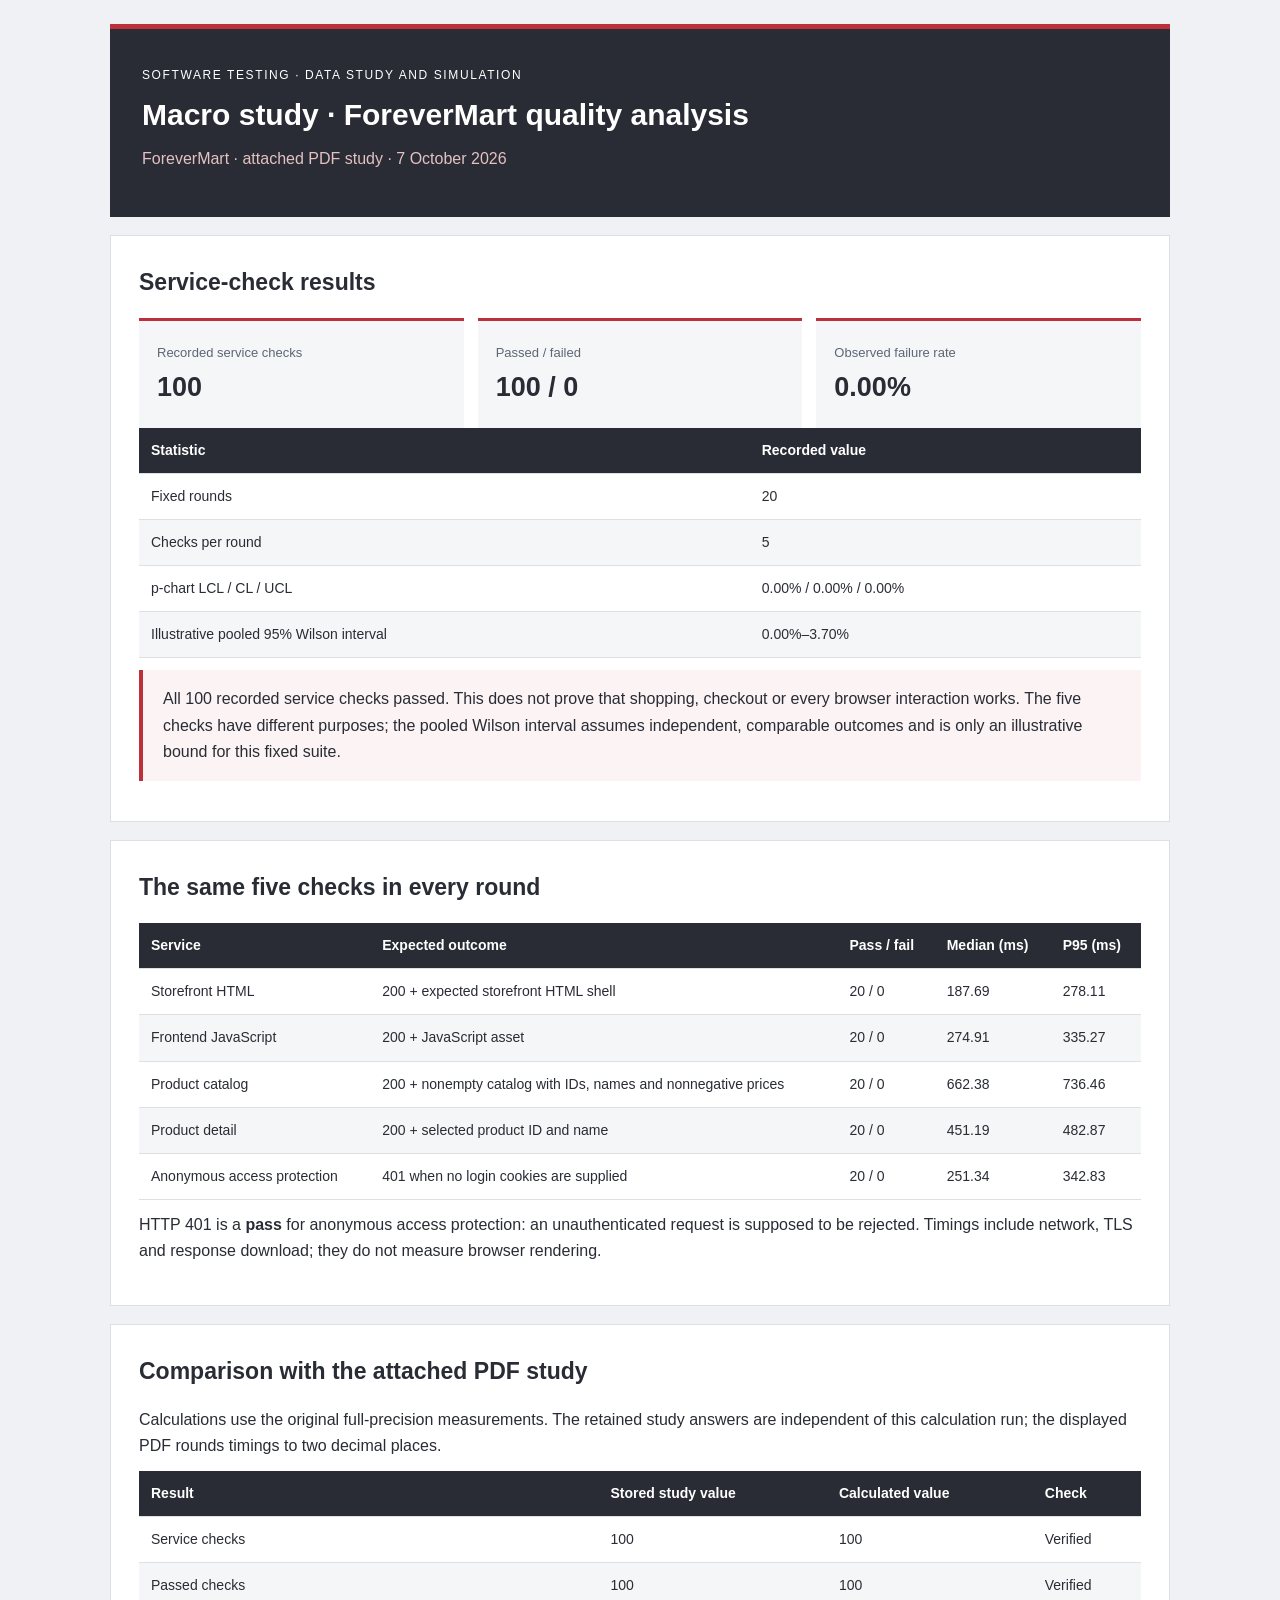
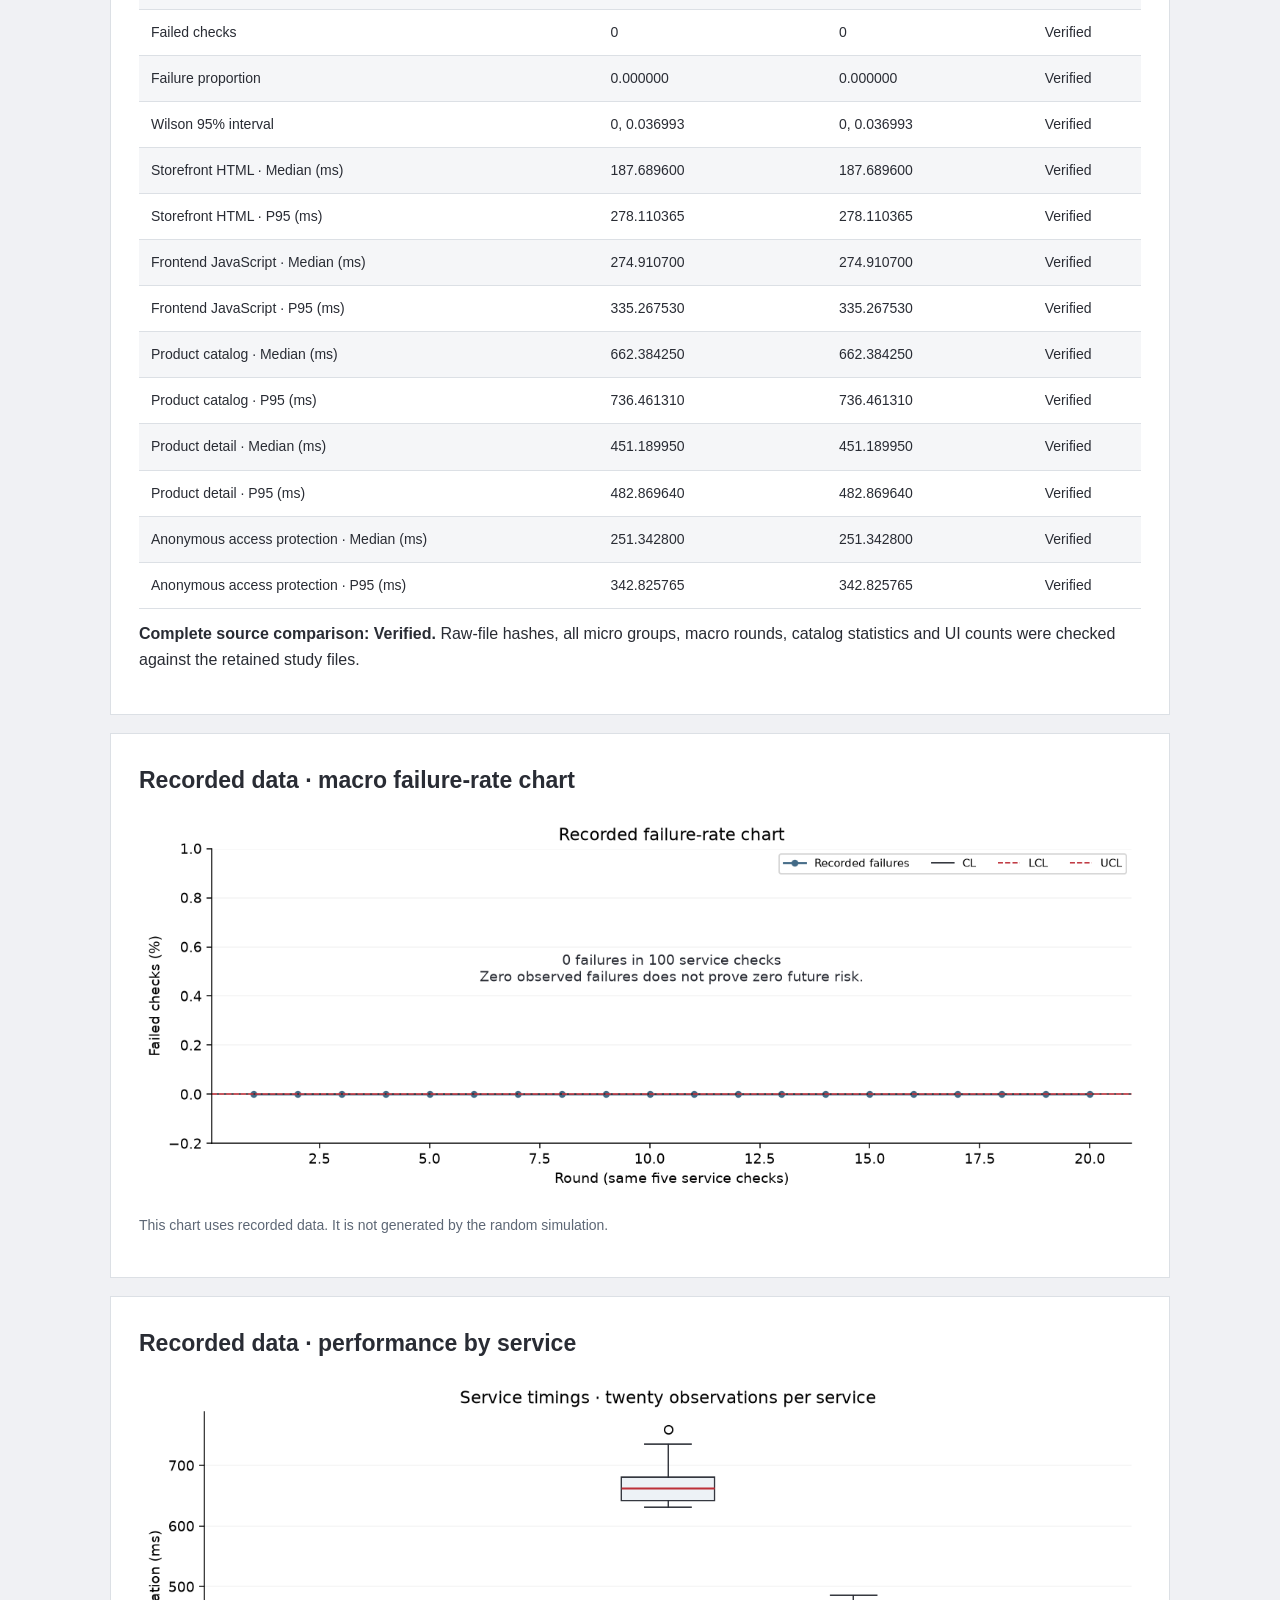
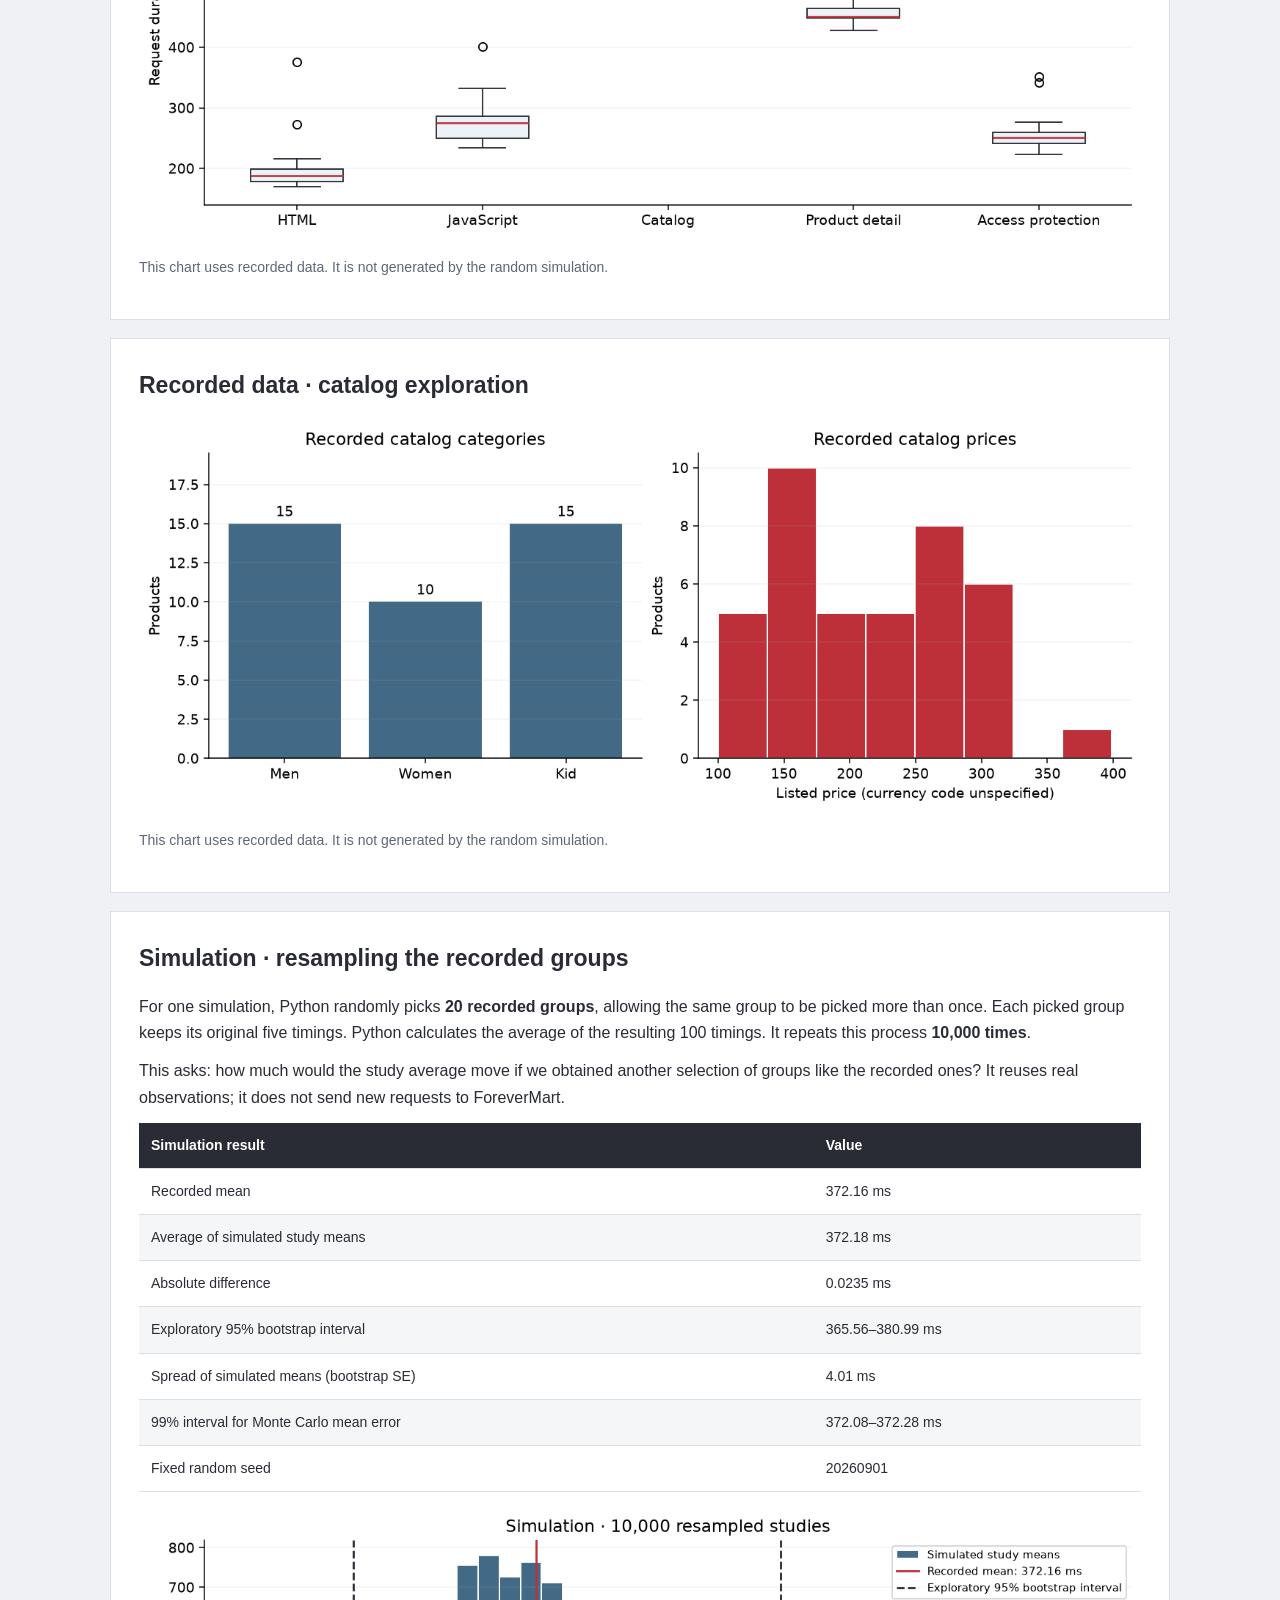
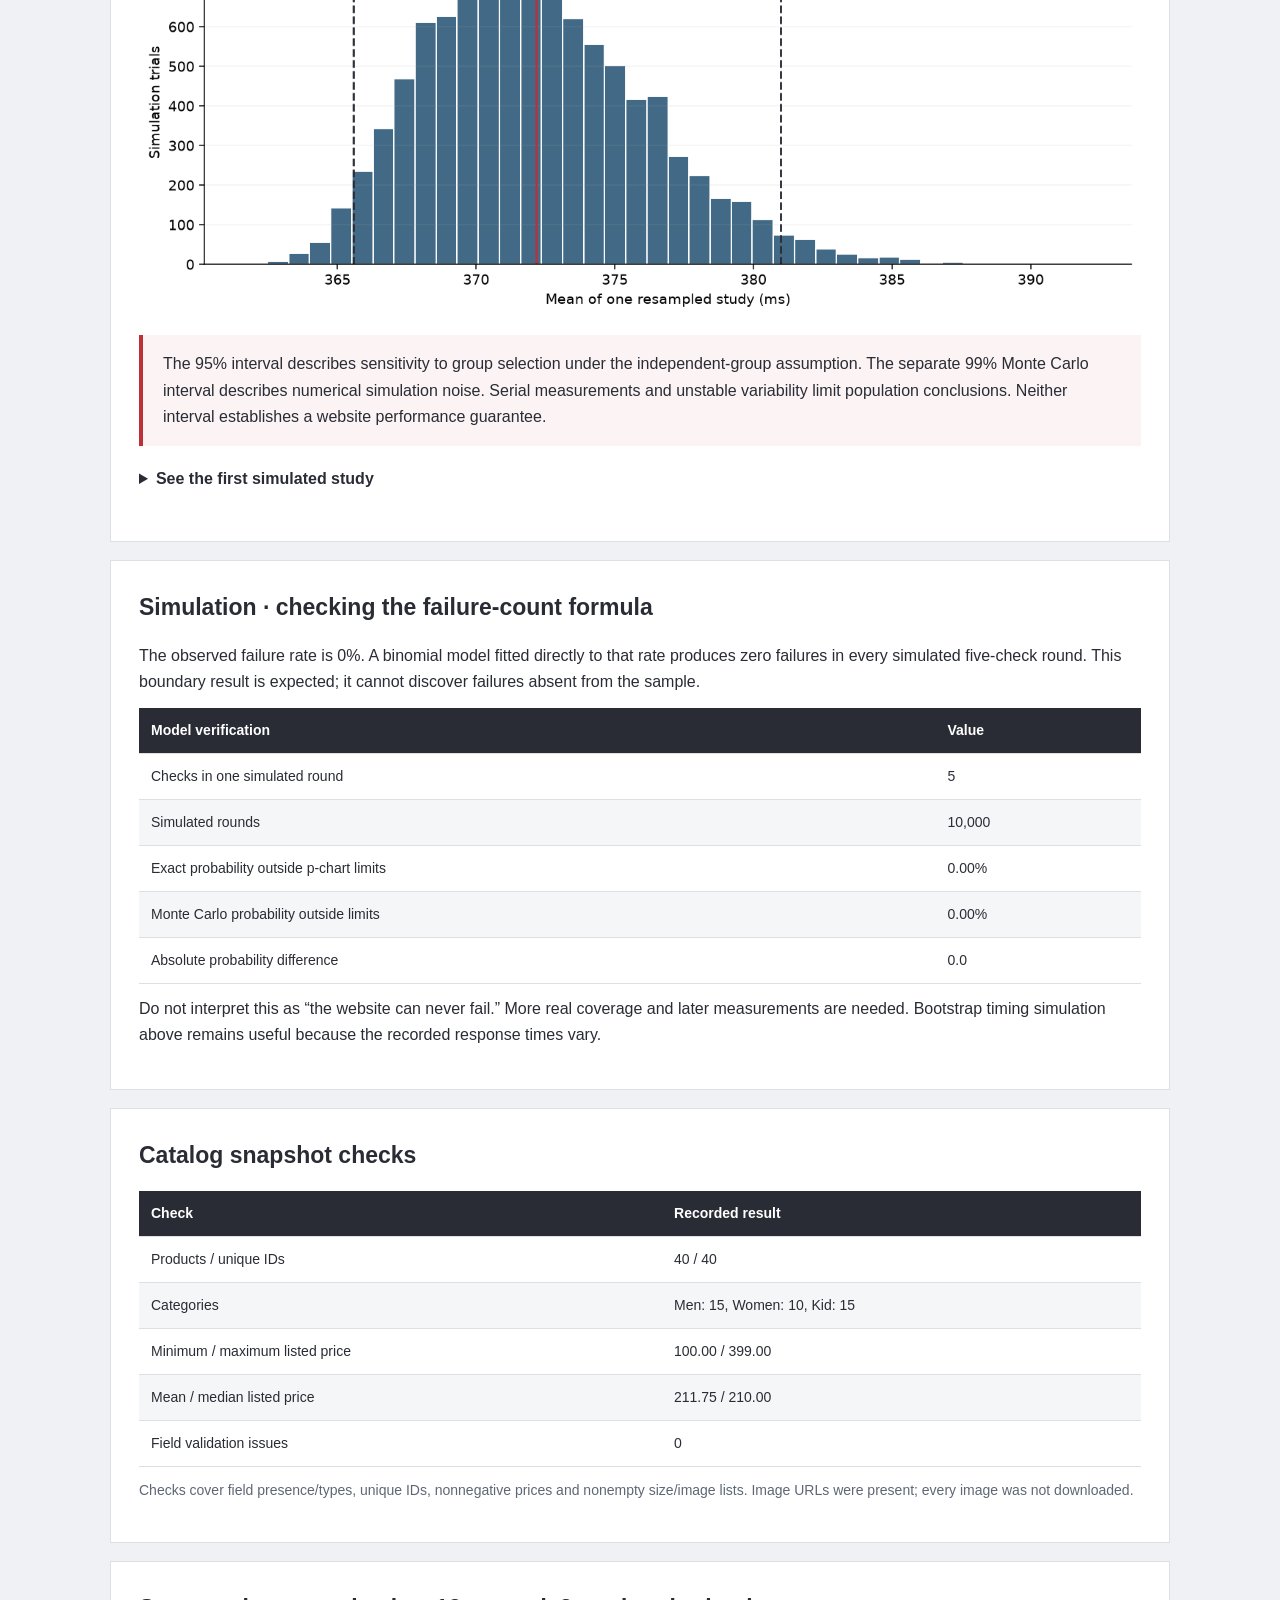
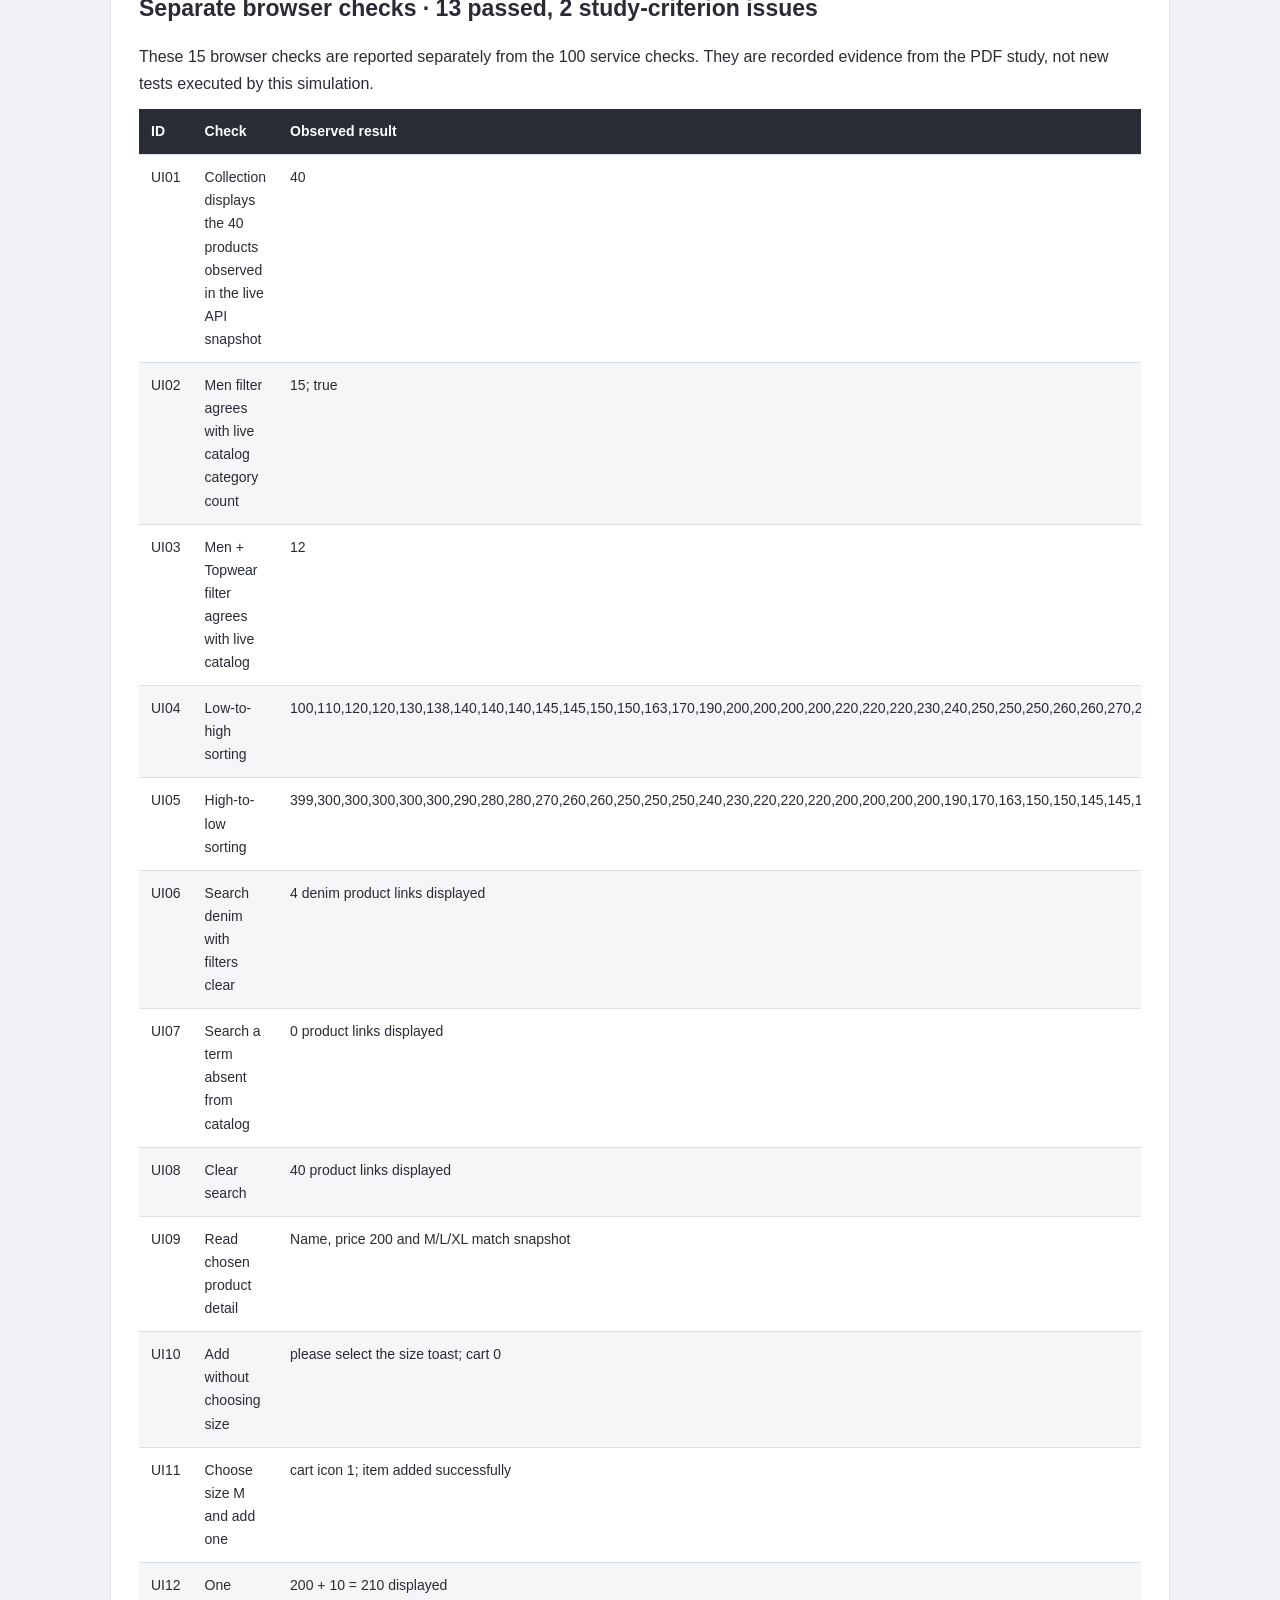
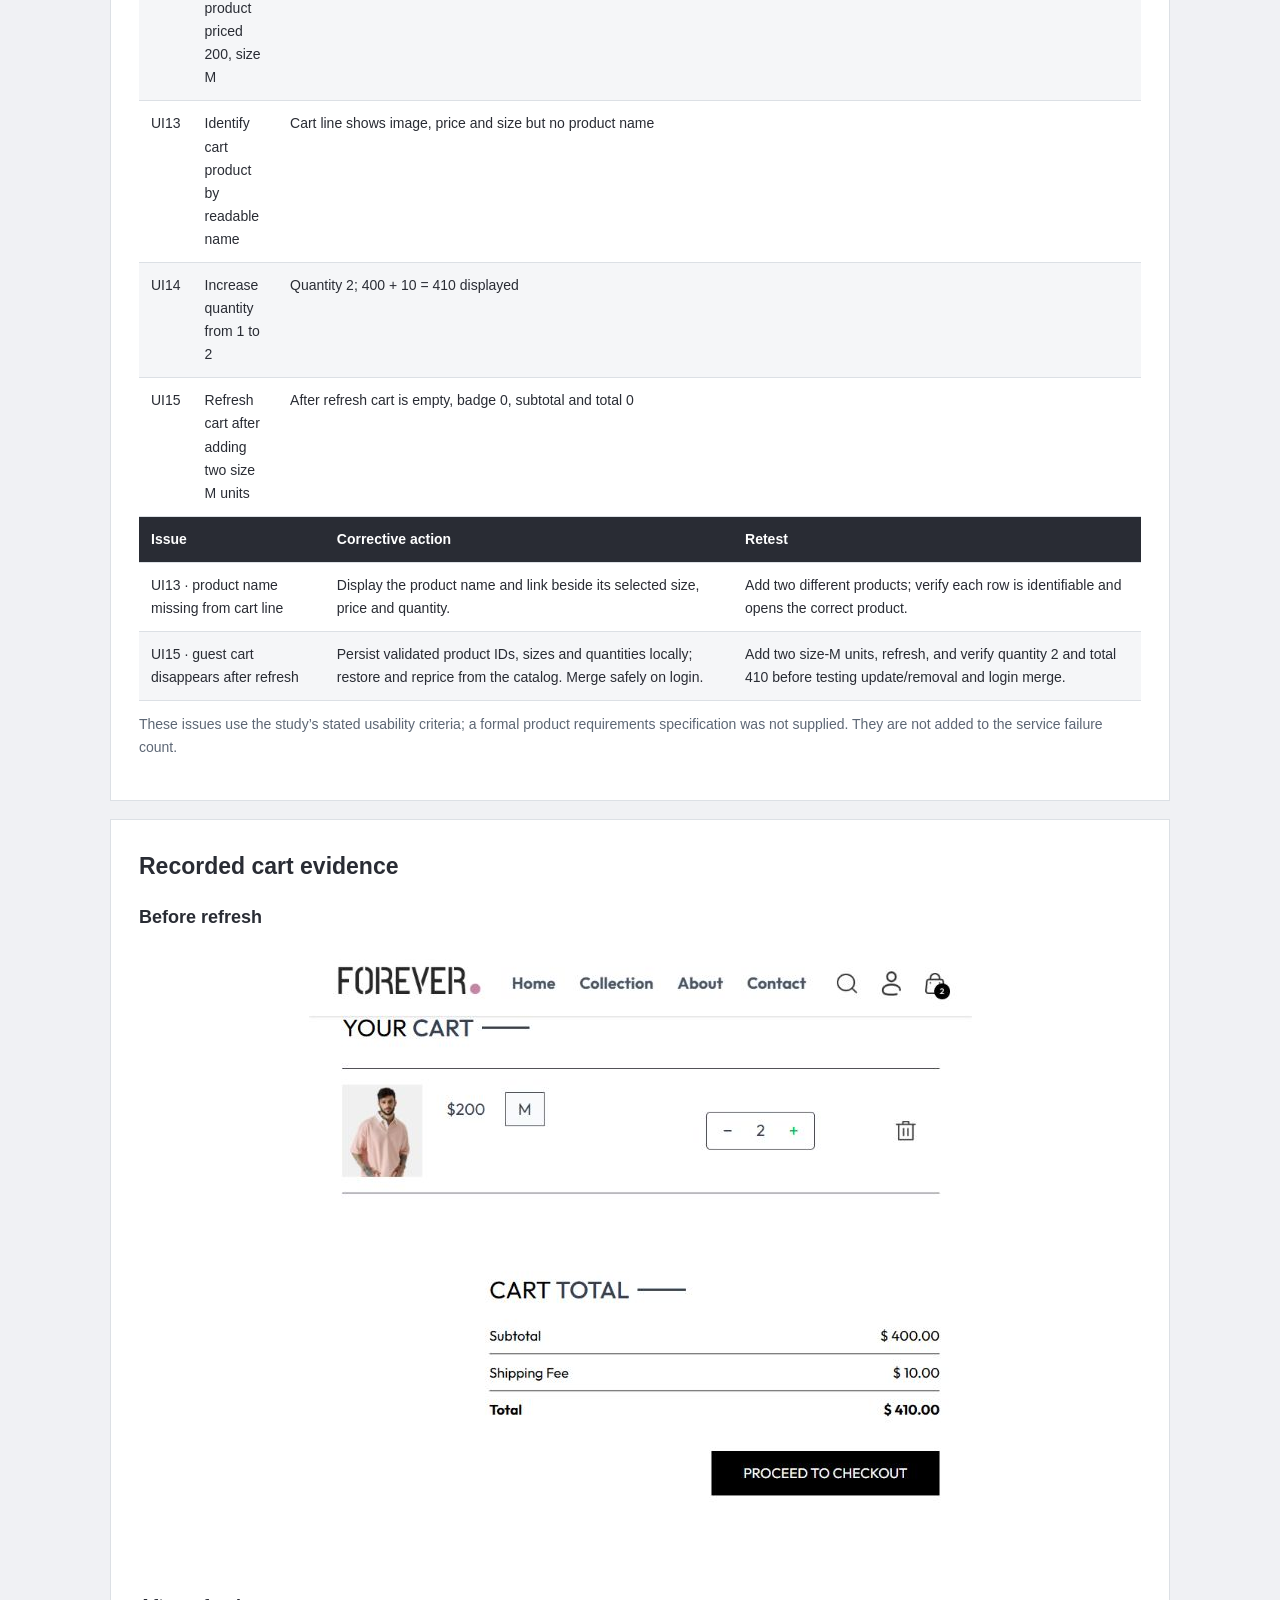
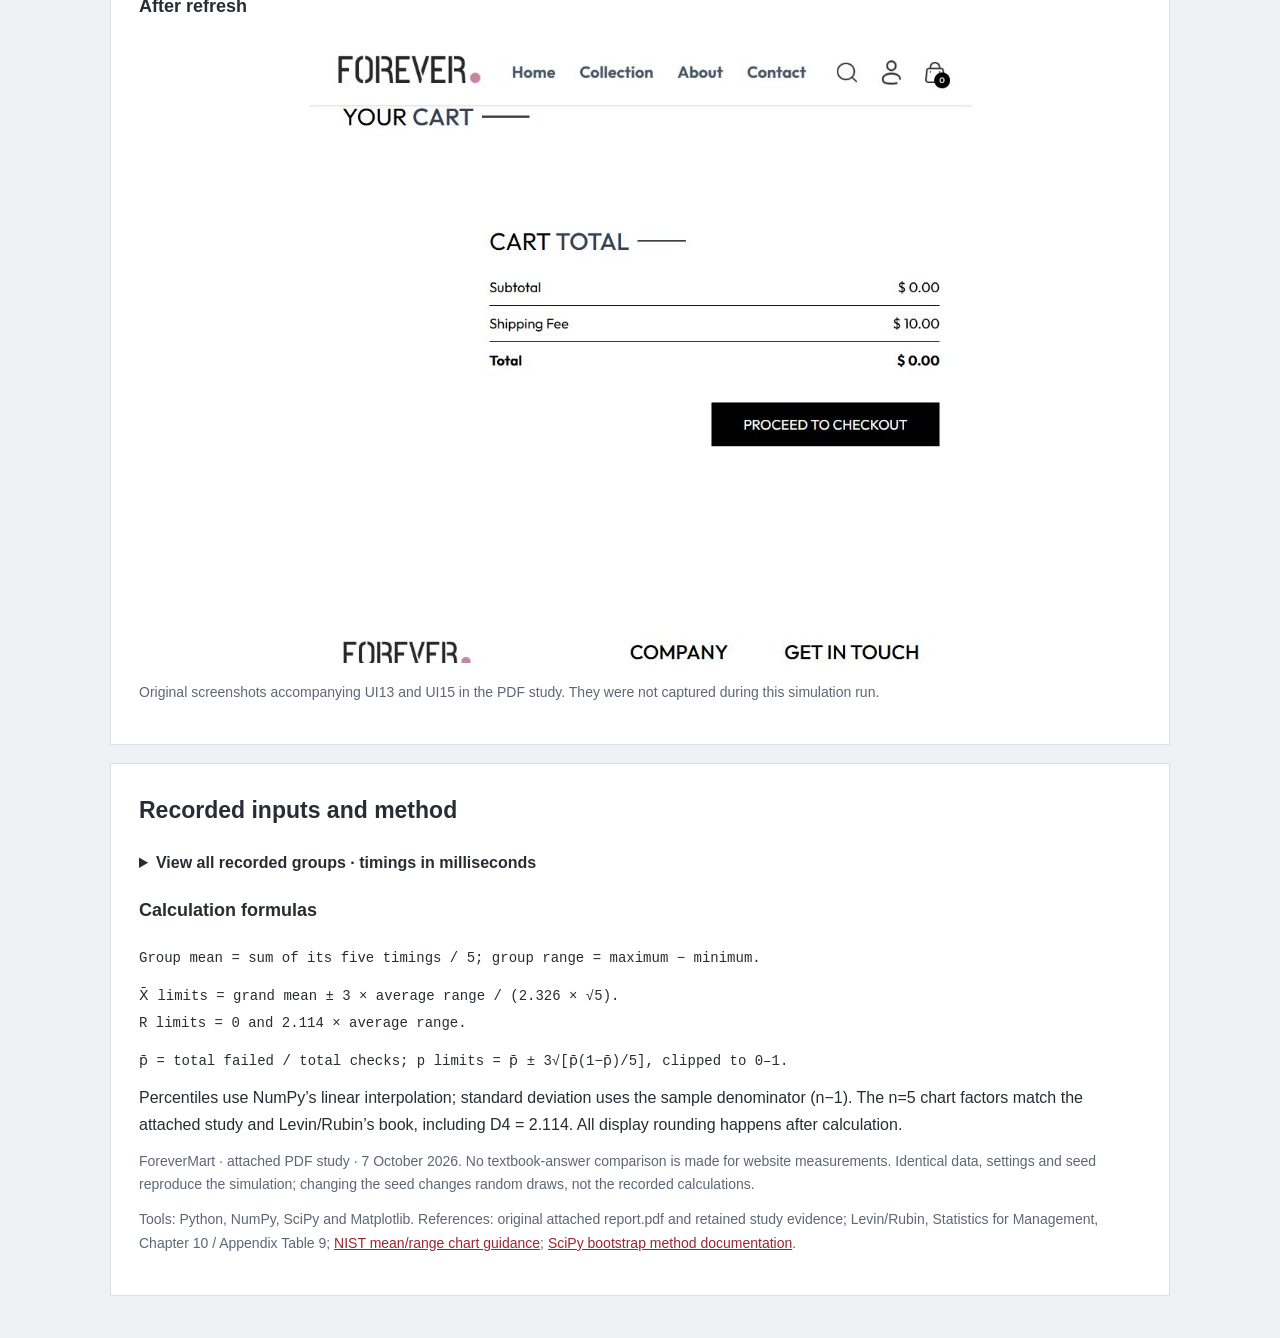
<file: output/forevermart-macro/report.html>
<!doctype html><html lang="en"><head><meta charset="utf-8"><meta name="viewport" content="width=device-width,initial-scale=1"><title>Macro study results</title><style>body{margin:0;background:#f0f1f4;color:#292c34;font:16px/1.65 Arial,sans-serif}main{max-width:1060px;margin:auto;padding:24px}header{background:#292c34;color:white;padding:32px;border-top:5px solid #bd3039}header p{color:#e4c1c3}h1{font-size:30px;line-height:1.3;margin:8px 0}h2{font-size:23px;margin:0 0 16px}h3{font-size:18px}section{background:white;margin:18px 0;padding:28px;border:1px solid #dce0e5}p{margin:12px 0}.eyebrow{text-transform:uppercase;font-size:12px;letter-spacing:1.6px}.muted{color:#5d6775;font-size:14px}.notice{padding:16px 20px;border-left:4px solid #bd3039;background:#fbf3f4}.cards{display:grid;grid-template-columns:repeat(3,1fr);gap:14px}.card{background:#f4f6f8;border-top:3px solid #bd3039;padding:18px}.card strong{display:block;font-size:27px}.card span{font-size:13px;color:#5d6775}.table-wrap{overflow:auto}table{width:100%;border-collapse:collapse;font-size:14px}th,td{text-align:left;padding:11px 12px;border-bottom:1px solid #dce0e5;vertical-align:top}thead{background:#292c34;color:white}tbody tr:nth-child(even){background:#f5f6f8}img{max-width:100%;height:auto;display:block;margin:18px auto}code{font-size:14px;overflow-wrap:anywhere}details{margin:20px 0}summary{cursor:pointer;font-weight:bold}a{color:#9d2530}@media(max-width:650px){main,section{padding:14px}.cards{grid-template-columns:1fr}header{padding:20px}h1{font-size:25px}}@media print{body{background:white}main{padding:0}section{break-inside:avoid}details{display:block}summary{display:none}}</style></head><body><main><header><span class="eyebrow">Software Testing · Data study and simulation</span><h1>Macro study · ForeverMart quality analysis</h1><p>ForeverMart · attached PDF study · 7 October 2026</p></header><section><h2>Service-check results</h2><div class="cards"><div class="card"><span>Recorded service checks</span><strong>100</strong></div><div class="card"><span>Passed / failed</span><strong>100 / 0</strong></div><div class="card"><span>Observed failure rate</span><strong>0.00%</strong></div></div><div class="table-wrap"><table><thead><tr><th scope="col">Statistic</th><th scope="col">Recorded value</th></tr></thead><tbody><tr><td>Fixed rounds</td><td>20</td></tr><tr><td>Checks per round</td><td>5</td></tr><tr><td>p-chart LCL / CL / UCL</td><td>0.00% / 0.00% / 0.00%</td></tr><tr><td>Illustrative pooled 95% Wilson interval</td><td>0.00%–3.70%</td></tr></tbody></table></div><p class="notice">All 100 recorded service checks passed. This does not prove that shopping, checkout or every browser interaction works. The five checks have different purposes; the pooled Wilson interval assumes independent, comparable outcomes and is only an illustrative bound for this fixed suite.</p></section><section><h2>The same five checks in every round</h2><div class="table-wrap"><table><thead><tr><th scope="col">Service</th><th scope="col">Expected outcome</th><th scope="col">Pass / fail</th><th scope="col">Median (ms)</th><th scope="col">P95 (ms)</th></tr></thead><tbody><tr><td>Storefront HTML</td><td>200 + expected storefront HTML shell</td><td>20 / 0</td><td>187.69</td><td>278.11</td></tr><tr><td>Frontend JavaScript</td><td>200 + JavaScript asset</td><td>20 / 0</td><td>274.91</td><td>335.27</td></tr><tr><td>Product catalog</td><td>200 + nonempty catalog with IDs, names and nonnegative prices</td><td>20 / 0</td><td>662.38</td><td>736.46</td></tr><tr><td>Product detail</td><td>200 + selected product ID and name</td><td>20 / 0</td><td>451.19</td><td>482.87</td></tr><tr><td>Anonymous access protection</td><td>401 when no login cookies are supplied</td><td>20 / 0</td><td>251.34</td><td>342.83</td></tr></tbody></table></div><p>HTTP 401 is a <strong>pass</strong> for anonymous access protection: an unauthenticated request is supposed to be rejected. Timings include network, TLS and response download; they do not measure browser rendering.</p></section><section><h2>Comparison with the attached PDF study</h2><p>Calculations use the original full-precision measurements. The retained study answers are independent of this calculation run; the displayed PDF rounds timings to two decimal places.</p><div class="table-wrap"><table><thead><tr><th scope="col">Result</th><th scope="col">Stored study value</th><th scope="col">Calculated value</th><th scope="col">Check</th></tr></thead><tbody><tr><td>Service checks</td><td>100</td><td>100</td><td>Verified</td></tr><tr><td>Passed checks</td><td>100</td><td>100</td><td>Verified</td></tr><tr><td>Failed checks</td><td>0</td><td>0</td><td>Verified</td></tr><tr><td>Failure proportion</td><td>0.000000</td><td>0.000000</td><td>Verified</td></tr><tr><td>Wilson 95% interval</td><td>0, 0.036993</td><td>0, 0.036993</td><td>Verified</td></tr><tr><td>Storefront HTML · Median (ms)</td><td>187.689600</td><td>187.689600</td><td>Verified</td></tr><tr><td>Storefront HTML · P95 (ms)</td><td>278.110365</td><td>278.110365</td><td>Verified</td></tr><tr><td>Frontend JavaScript · Median (ms)</td><td>274.910700</td><td>274.910700</td><td>Verified</td></tr><tr><td>Frontend JavaScript · P95 (ms)</td><td>335.267530</td><td>335.267530</td><td>Verified</td></tr><tr><td>Product catalog · Median (ms)</td><td>662.384250</td><td>662.384250</td><td>Verified</td></tr><tr><td>Product catalog · P95 (ms)</td><td>736.461310</td><td>736.461310</td><td>Verified</td></tr><tr><td>Product detail · Median (ms)</td><td>451.189950</td><td>451.189950</td><td>Verified</td></tr><tr><td>Product detail · P95 (ms)</td><td>482.869640</td><td>482.869640</td><td>Verified</td></tr><tr><td>Anonymous access protection · Median (ms)</td><td>251.342800</td><td>251.342800</td><td>Verified</td></tr><tr><td>Anonymous access protection · P95 (ms)</td><td>342.825765</td><td>342.825765</td><td>Verified</td></tr></tbody></table></div><p><strong>Complete source comparison: Verified.</strong> Raw-file hashes, all micro groups, macro rounds, catalog statistics and UI counts were checked against the retained study files.</p></section><section><h2>Recorded data · macro failure-rate chart</h2><img src="graphs/dataset-1.png" alt="Recorded data · macro failure-rate chart"><p class="muted">This chart uses recorded data. It is not generated by the random simulation.</p></section><section><h2>Recorded data · performance by service</h2><img src="graphs/dataset-2.png" alt="Recorded data · performance by service"><p class="muted">This chart uses recorded data. It is not generated by the random simulation.</p></section><section><h2>Recorded data · catalog exploration</h2><img src="graphs/dataset-3.png" alt="Recorded data · catalog exploration"><p class="muted">This chart uses recorded data. It is not generated by the random simulation.</p></section><section><h2>Simulation · resampling the recorded groups</h2><p>For one simulation, Python randomly picks <strong>20 recorded groups</strong>, allowing the same group to be picked more than once. Each picked group keeps its original five timings. Python calculates the average of the resulting 100 timings. It repeats this process <strong>10,000 times</strong>.</p><p>This asks: how much would the study average move if we obtained another selection of groups like the recorded ones? It reuses real observations; it does not send new requests to ForeverMart.</p><div class="table-wrap"><table><thead><tr><th scope="col">Simulation result</th><th scope="col">Value</th></tr></thead><tbody><tr><td>Recorded mean</td><td>372.16 ms</td></tr><tr><td>Average of simulated study means</td><td>372.18 ms</td></tr><tr><td>Absolute difference</td><td>0.0235 ms</td></tr><tr><td>Exploratory 95% bootstrap interval</td><td>365.56–380.99 ms</td></tr><tr><td>Spread of simulated means (bootstrap SE)</td><td>4.01 ms</td></tr><tr><td>99% interval for Monte Carlo mean error</td><td>372.08–372.28 ms</td></tr><tr><td>Fixed random seed</td><td>20260901</td></tr></tbody></table></div><img src="graphs/dataset-4.png" alt="Distribution of simulated study averages"><p class="notice">The 95% interval describes sensitivity to group selection under the independent-group assumption. The separate 99% Monte Carlo interval describes numerical simulation noise. Serial measurements and unstable variability limit population conclusions. Neither interval establishes a website performance guarantee.</p><details><summary>See the first simulated study</summary><p>Picked group numbers: 18, 5, 9, 7, 16, 9, 5, 17, 4, 9, 8, 8, 11, 19, 11, 6, 6, 17, 13, 13.</p><p>Its average: 374.20 ms. The group numbers refer to the recorded input table below.</p></details></section><section><h2>Simulation · checking the failure-count formula</h2><p>The observed failure rate is 0%. A binomial model fitted directly to that rate produces zero failures in every simulated five-check round. This boundary result is expected; it cannot discover failures absent from the sample.</p><div class="table-wrap"><table><thead><tr><th scope="col">Model verification</th><th scope="col">Value</th></tr></thead><tbody><tr><td>Checks in one simulated round</td><td>5</td></tr><tr><td>Simulated rounds</td><td>10,000</td></tr><tr><td>Exact probability outside p-chart limits</td><td>0.00%</td></tr><tr><td>Monte Carlo probability outside limits</td><td>0.00%</td></tr><tr><td>Absolute probability difference</td><td>0.0</td></tr></tbody></table></div><p>Do not interpret this as “the website can never fail.” More real coverage and later measurements are needed. Bootstrap timing simulation above remains useful because the recorded response times vary.</p></section><section><h2>Catalog snapshot checks</h2><div class="table-wrap"><table><thead><tr><th scope="col">Check</th><th scope="col">Recorded result</th></tr></thead><tbody><tr><td>Products / unique IDs</td><td>40 / 40</td></tr><tr><td>Categories</td><td>Men: 15, Women: 10, Kid: 15</td></tr><tr><td>Minimum / maximum listed price</td><td>100.00 / 399.00</td></tr><tr><td>Mean / median listed price</td><td>211.75 / 210.00</td></tr><tr><td>Field validation issues</td><td>0</td></tr></tbody></table></div><p class="muted">Checks cover field presence/types, unique IDs, nonnegative prices and nonempty size/image lists. Image URLs were present; every image was not downloaded.</p></section><section><h2>Separate browser checks · 13 passed, 2 study-criterion issues</h2><p>These 15 browser checks are reported separately from the 100 service checks. They are recorded evidence from the PDF study, not new tests executed by this simulation.</p><div class="table-wrap"><table><thead><tr><th scope="col">ID</th><th scope="col">Check</th><th scope="col">Observed result</th><th scope="col">Outcome</th></tr></thead><tbody><tr><td>UI01</td><td>Collection displays the 40 products observed in the live API snapshot</td><td>40</td><td>Passed</td></tr><tr><td>UI02</td><td>Men filter agrees with live catalog category count</td><td>15; true</td><td>Passed</td></tr><tr><td>UI03</td><td>Men + Topwear filter agrees with live catalog</td><td>12</td><td>Passed</td></tr><tr><td>UI04</td><td>Low-to-high sorting</td><td>100,110,120,120,130,138,140,140,140,145,145,150,150,163,170,190,200,200,200,200,220,220,220,230,240,250,250,250,260,260,270,280,280,290,300,300,300,300,300,399</td><td>Passed</td></tr><tr><td>UI05</td><td>High-to-low sorting</td><td>399,300,300,300,300,300,290,280,280,270,260,260,250,250,250,240,230,220,220,220,200,200,200,200,190,170,163,150,150,145,145,140,140,140,138,130,120,120,110,100</td><td>Passed</td></tr><tr><td>UI06</td><td>Search denim with filters clear</td><td>4 denim product links displayed</td><td>Passed</td></tr><tr><td>UI07</td><td>Search a term absent from catalog</td><td>0 product links displayed</td><td>Passed</td></tr><tr><td>UI08</td><td>Clear search</td><td>40 product links displayed</td><td>Passed</td></tr><tr><td>UI09</td><td>Read chosen product detail</td><td>Name, price 200 and M/L/XL match snapshot</td><td>Passed</td></tr><tr><td>UI10</td><td>Add without choosing size</td><td>please select the size toast; cart 0</td><td>Passed</td></tr><tr><td>UI11</td><td>Choose size M and add one</td><td>cart icon 1; item added successfully</td><td>Passed</td></tr><tr><td>UI12</td><td>One product priced 200, size M</td><td>200 + 10 = 210 displayed</td><td>Passed</td></tr><tr><td>UI13</td><td>Identify cart product by readable name</td><td>Cart line shows image, price and size but no product name</td><td>Issue</td></tr><tr><td>UI14</td><td>Increase quantity from 1 to 2</td><td>Quantity 2; 400 + 10 = 410 displayed</td><td>Passed</td></tr><tr><td>UI15</td><td>Refresh cart after adding two size M units</td><td>After refresh cart is empty, badge 0, subtotal and total 0</td><td>Issue</td></tr></tbody></table></div><div class="table-wrap"><table><thead><tr><th scope="col">Issue</th><th scope="col">Corrective action</th><th scope="col">Retest</th></tr></thead><tbody><tr><td>UI13 · product name missing from cart line</td><td>Display the product name and link beside its selected size, price and quantity.</td><td>Add two different products; verify each row is identifiable and opens the correct product.</td></tr><tr><td>UI15 · guest cart disappears after refresh</td><td>Persist validated product IDs, sizes and quantities locally; restore and reprice from the catalog. Merge safely on login.</td><td>Add two size-M units, refresh, and verify quantity 2 and total 410 before testing update/removal and login merge.</td></tr></tbody></table></div><p class="muted">These issues use the study’s stated usability criteria; a formal product requirements specification was not supplied. They are not added to the service failure count.</p></section><section><h2>Recorded cart evidence</h2><h3>Before refresh</h3><img src="[data-uri]" alt="Recorded guest cart before refresh, quantity two and total 410"><h3>After refresh</h3><img src="[data-uri]" alt="Recorded guest cart after refresh, empty cart and zero total"><p class="muted">Original screenshots accompanying UI13 and UI15 in the PDF study. They were not captured during this simulation run.</p></section><section><h2>Recorded inputs and method</h2><details><summary>View all recorded groups · timings in milliseconds</summary><div class="table-wrap"><table><thead><tr><th scope="col">Round</th><th scope="col">Checks</th><th scope="col">Failures</th><th scope="col">Failed proportion</th></tr></thead><tbody><tr><td>1</td><td>5</td><td>0</td><td>0.00%</td></tr><tr><td>2</td><td>5</td><td>0</td><td>0.00%</td></tr><tr><td>3</td><td>5</td><td>0</td><td>0.00%</td></tr><tr><td>4</td><td>5</td><td>0</td><td>0.00%</td></tr><tr><td>5</td><td>5</td><td>0</td><td>0.00%</td></tr><tr><td>6</td><td>5</td><td>0</td><td>0.00%</td></tr><tr><td>7</td><td>5</td><td>0</td><td>0.00%</td></tr><tr><td>8</td><td>5</td><td>0</td><td>0.00%</td></tr><tr><td>9</td><td>5</td><td>0</td><td>0.00%</td></tr><tr><td>10</td><td>5</td><td>0</td><td>0.00%</td></tr><tr><td>11</td><td>5</td><td>0</td><td>0.00%</td></tr><tr><td>12</td><td>5</td><td>0</td><td>0.00%</td></tr><tr><td>13</td><td>5</td><td>0</td><td>0.00%</td></tr><tr><td>14</td><td>5</td><td>0</td><td>0.00%</td></tr><tr><td>15</td><td>5</td><td>0</td><td>0.00%</td></tr><tr><td>16</td><td>5</td><td>0</td><td>0.00%</td></tr><tr><td>17</td><td>5</td><td>0</td><td>0.00%</td></tr><tr><td>18</td><td>5</td><td>0</td><td>0.00%</td></tr><tr><td>19</td><td>5</td><td>0</td><td>0.00%</td></tr><tr><td>20</td><td>5</td><td>0</td><td>0.00%</td></tr></tbody></table></div></details><h3>Calculation formulas</h3><p><code>Group mean = sum of its five timings / 5; group range = maximum − minimum.</code></p><p><code>X̄ limits = grand mean ± 3 × average range / (2.326 × √5).</code><br><code>R limits = 0 and 2.114 × average range.</code></p><p><code>p̄ = total failed / total checks; p limits = p̄ ± 3√[p̄(1−p̄)/5], clipped to 0–1.</code></p><p>Percentiles use NumPy’s linear interpolation; standard deviation uses the sample denominator (n−1). The n=5 chart factors match the attached study and Levin/Rubin’s book, including D4 = 2.114. All display rounding happens after calculation.</p><p class="muted">ForeverMart · attached PDF study · 7 October 2026. No textbook-answer comparison is made for website measurements. Identical data, settings and seed reproduce the simulation; changing the seed changes random draws, not the recorded calculations.</p><p class="muted">Tools: Python, NumPy, SciPy and Matplotlib. References: original attached report.pdf and retained study evidence; Levin/Rubin, Statistics for Management, Chapter 10 / Appendix Table 9; <a href="https://www.itl.nist.gov/div898/handbook/pmc/section3/pmc321.htm">NIST mean/range chart guidance</a>; <a href="https://docs.scipy.org/doc/scipy/reference/generated/scipy.stats.bootstrap.html">SciPy bootstrap method documentation</a>.</p></section></main></body></html>
</file>
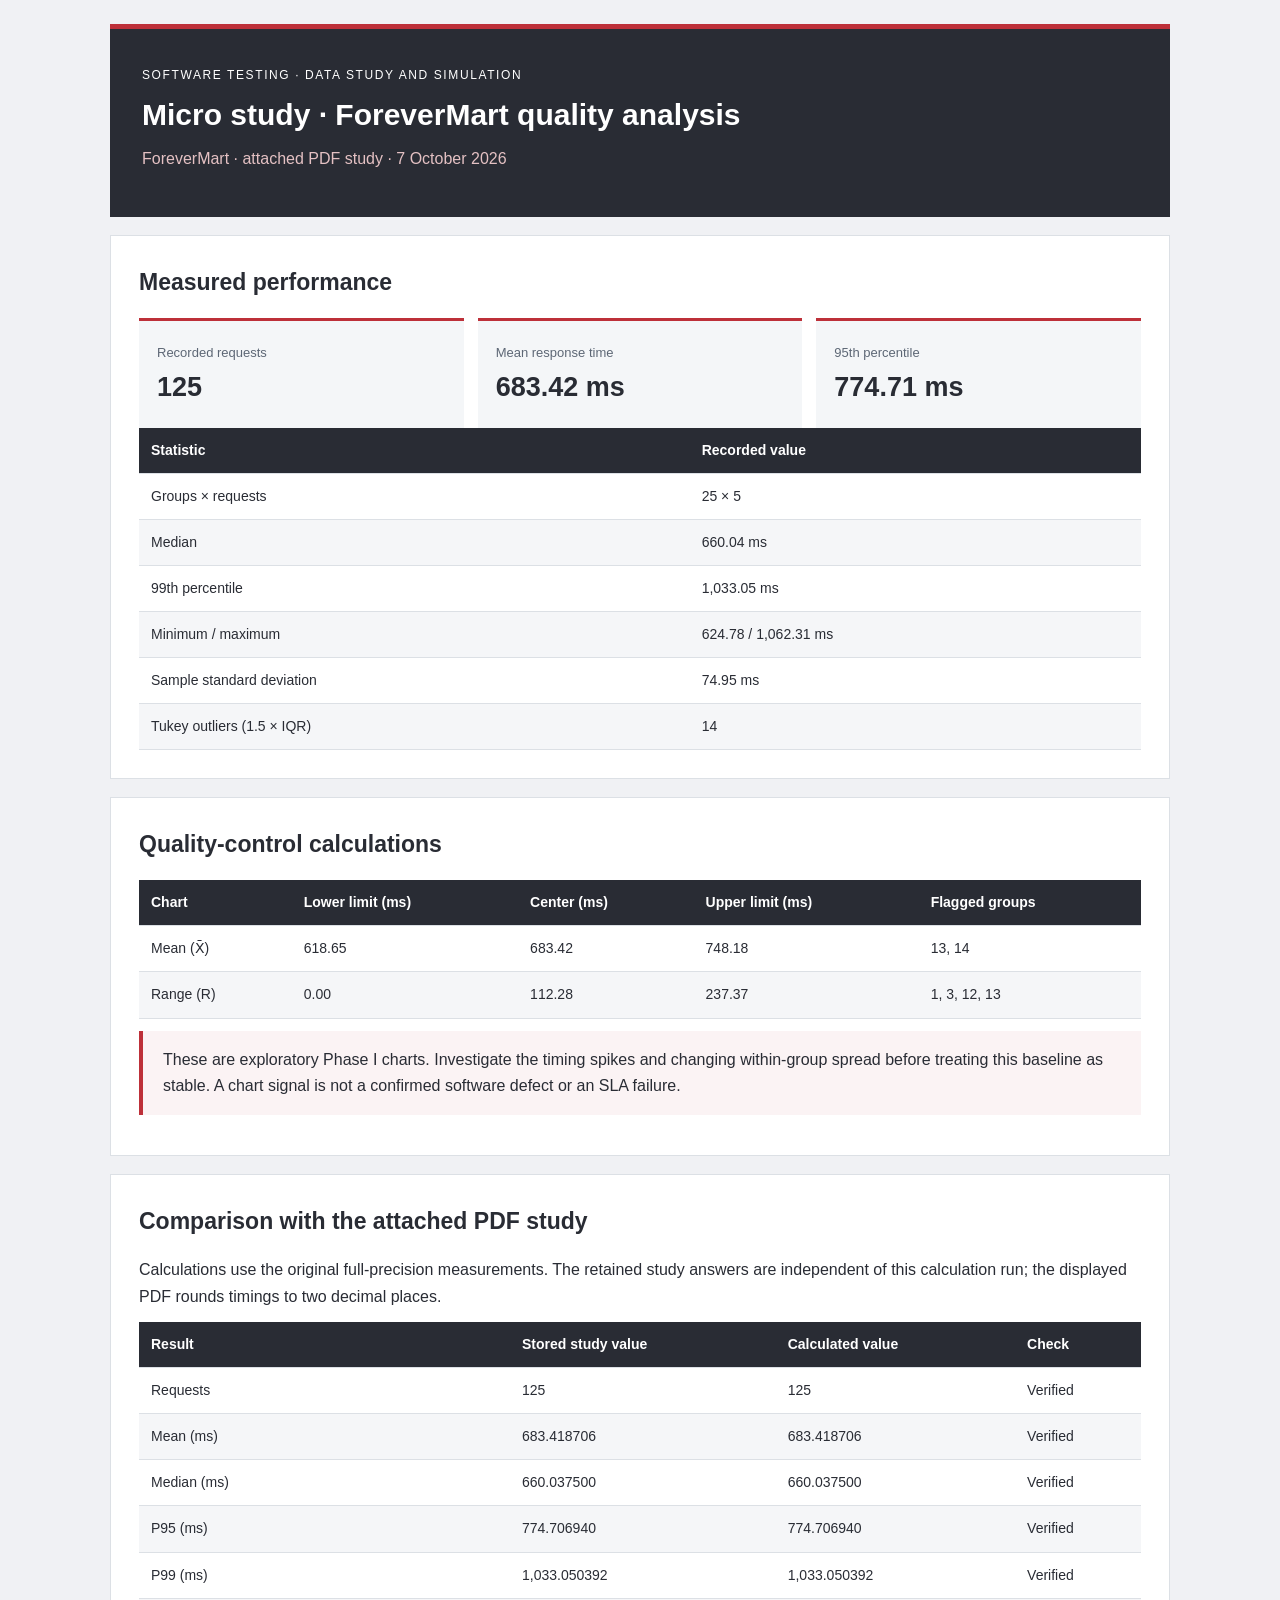
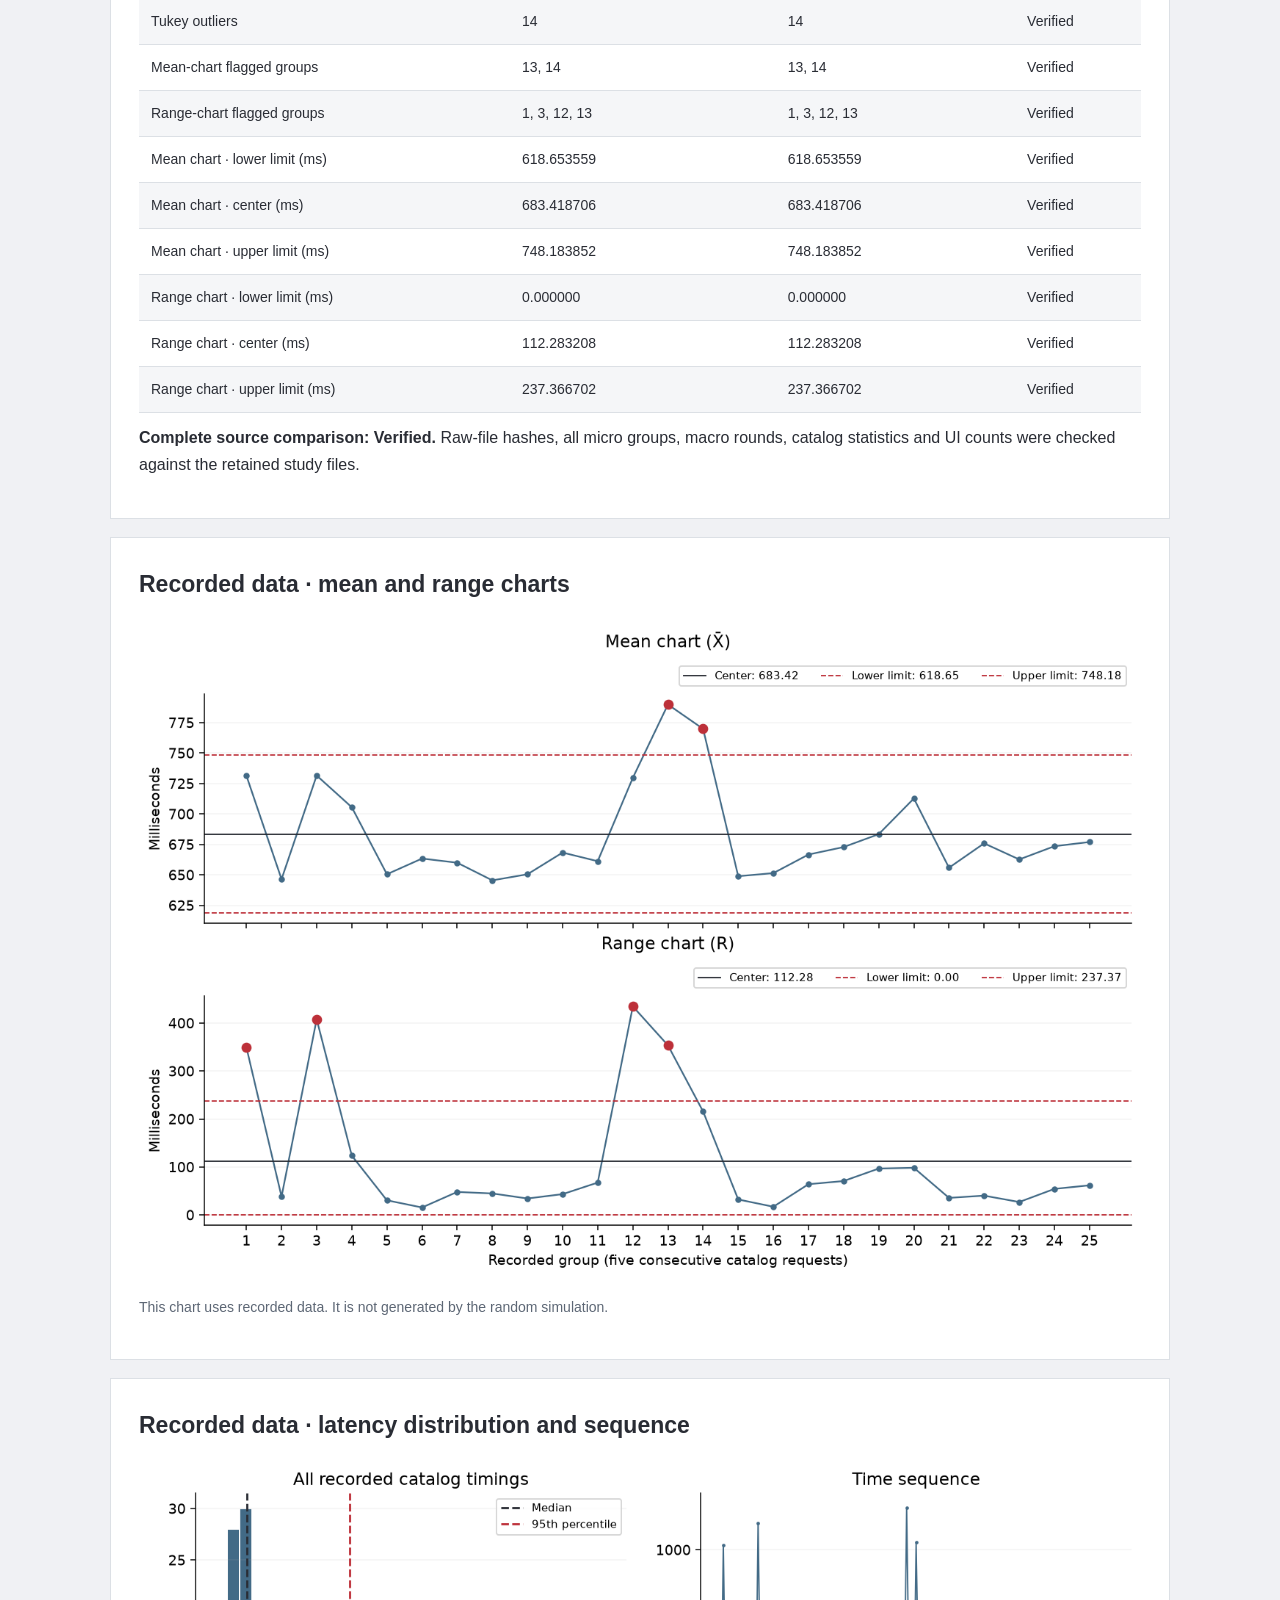
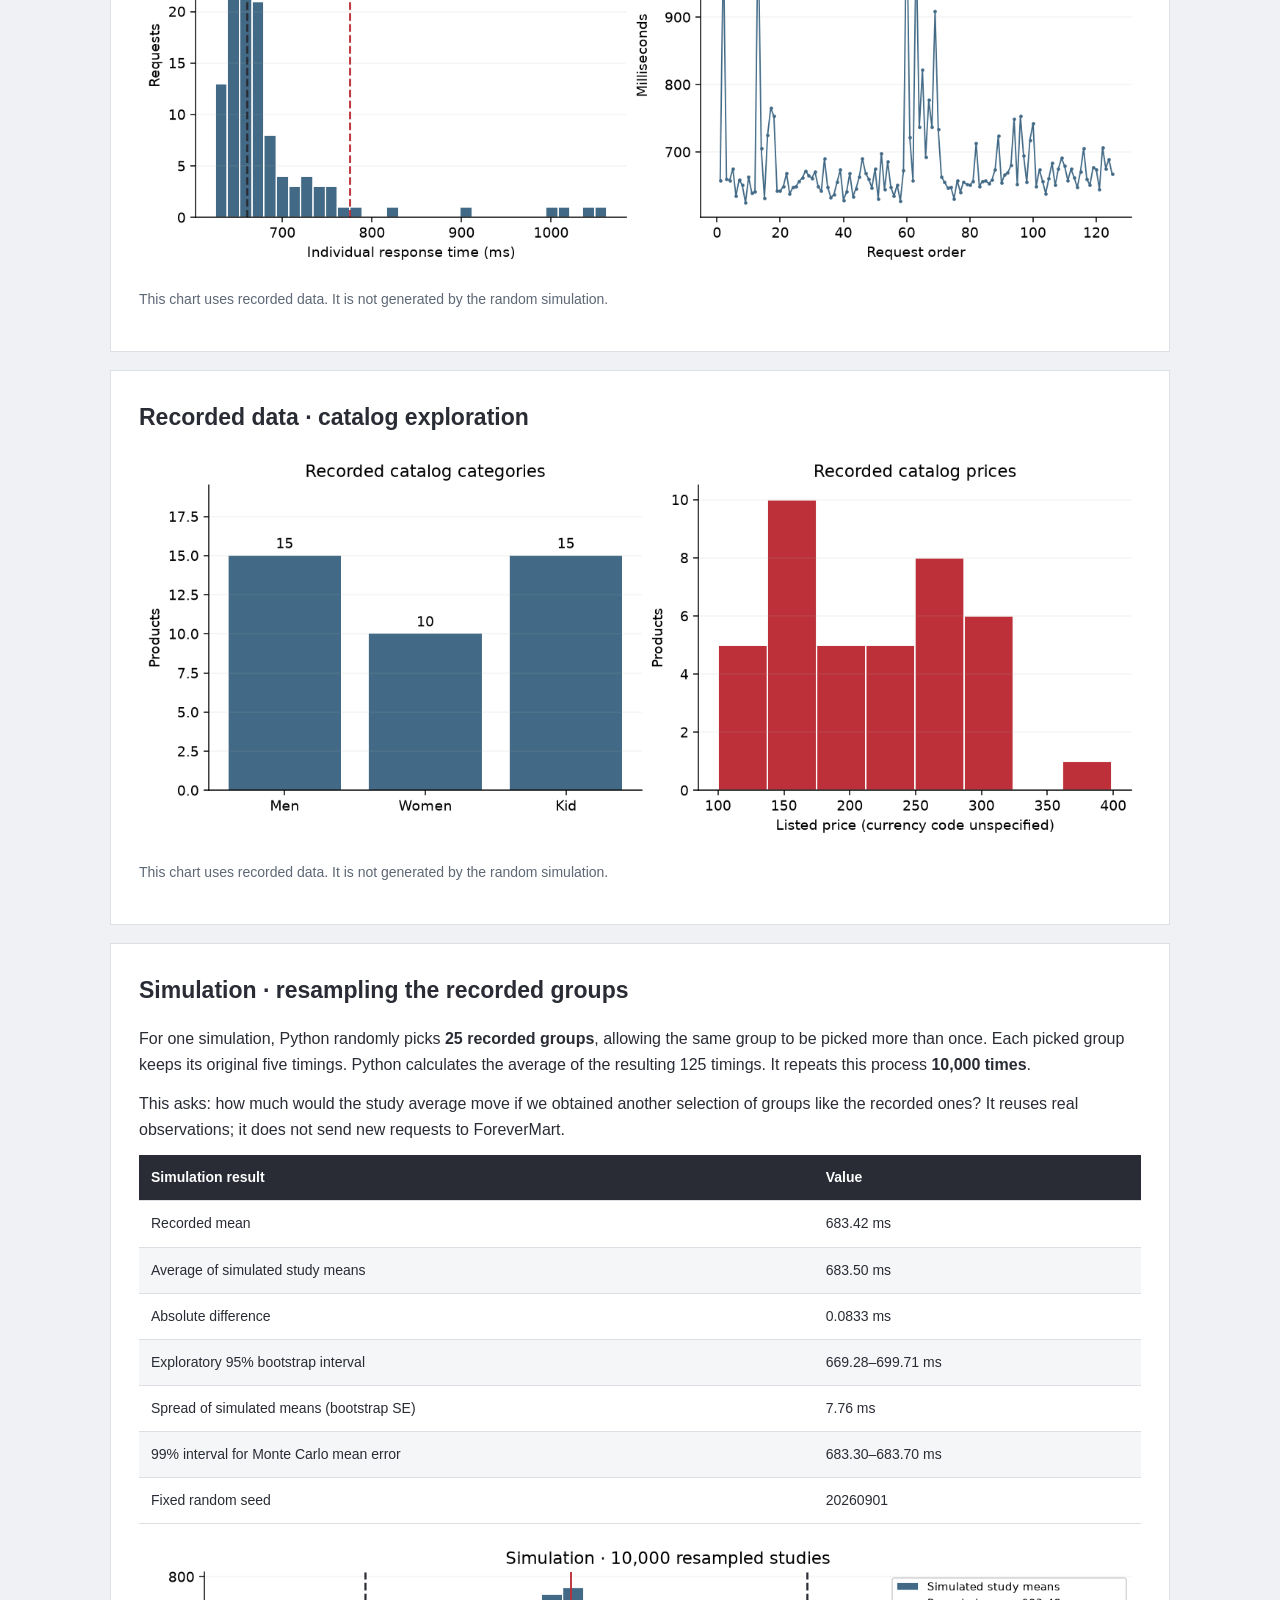
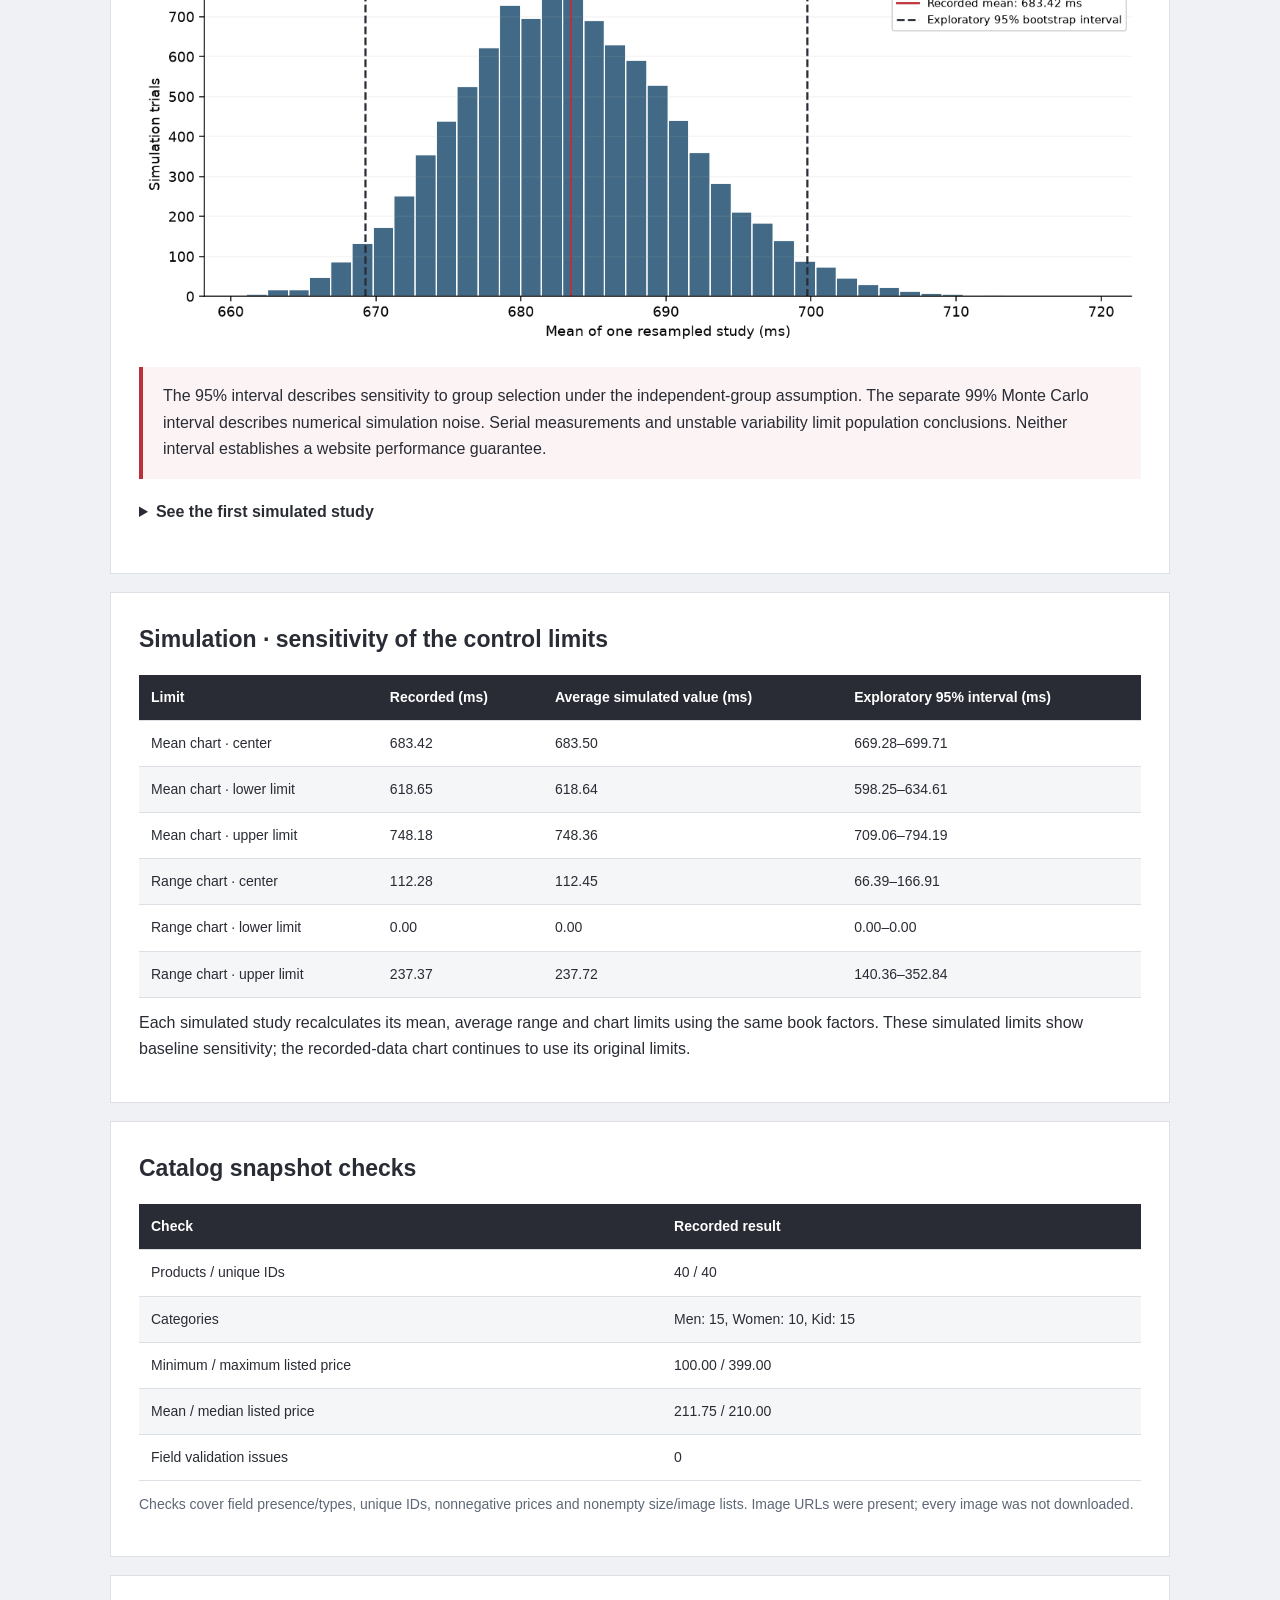
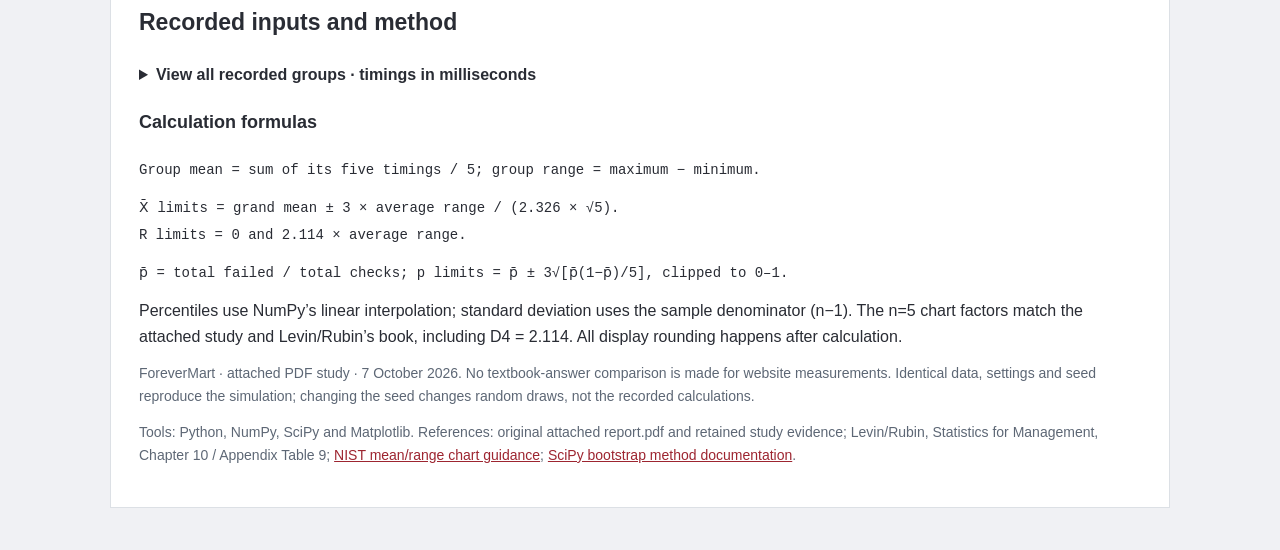
<file: output/forevermart-micro/report.html>
<!doctype html><html lang="en"><head><meta charset="utf-8"><meta name="viewport" content="width=device-width,initial-scale=1"><title>Micro study results</title><style>body{margin:0;background:#f0f1f4;color:#292c34;font:16px/1.65 Arial,sans-serif}main{max-width:1060px;margin:auto;padding:24px}header{background:#292c34;color:white;padding:32px;border-top:5px solid #bd3039}header p{color:#e4c1c3}h1{font-size:30px;line-height:1.3;margin:8px 0}h2{font-size:23px;margin:0 0 16px}h3{font-size:18px}section{background:white;margin:18px 0;padding:28px;border:1px solid #dce0e5}p{margin:12px 0}.eyebrow{text-transform:uppercase;font-size:12px;letter-spacing:1.6px}.muted{color:#5d6775;font-size:14px}.notice{padding:16px 20px;border-left:4px solid #bd3039;background:#fbf3f4}.cards{display:grid;grid-template-columns:repeat(3,1fr);gap:14px}.card{background:#f4f6f8;border-top:3px solid #bd3039;padding:18px}.card strong{display:block;font-size:27px}.card span{font-size:13px;color:#5d6775}.table-wrap{overflow:auto}table{width:100%;border-collapse:collapse;font-size:14px}th,td{text-align:left;padding:11px 12px;border-bottom:1px solid #dce0e5;vertical-align:top}thead{background:#292c34;color:white}tbody tr:nth-child(even){background:#f5f6f8}img{max-width:100%;height:auto;display:block;margin:18px auto}code{font-size:14px;overflow-wrap:anywhere}details{margin:20px 0}summary{cursor:pointer;font-weight:bold}a{color:#9d2530}@media(max-width:650px){main,section{padding:14px}.cards{grid-template-columns:1fr}header{padding:20px}h1{font-size:25px}}@media print{body{background:white}main{padding:0}section{break-inside:avoid}details{display:block}summary{display:none}}</style></head><body><main><header><span class="eyebrow">Software Testing · Data study and simulation</span><h1>Micro study · ForeverMart quality analysis</h1><p>ForeverMart · attached PDF study · 7 October 2026</p></header><section><h2>Measured performance</h2><div class="cards"><div class="card"><span>Recorded requests</span><strong>125</strong></div><div class="card"><span>Mean response time</span><strong>683.42 ms</strong></div><div class="card"><span>95th percentile</span><strong>774.71 ms</strong></div></div><div class="table-wrap"><table><thead><tr><th scope="col">Statistic</th><th scope="col">Recorded value</th></tr></thead><tbody><tr><td>Groups × requests</td><td>25 × 5</td></tr><tr><td>Median</td><td>660.04 ms</td></tr><tr><td>99th percentile</td><td>1,033.05 ms</td></tr><tr><td>Minimum / maximum</td><td>624.78 / 1,062.31 ms</td></tr><tr><td>Sample standard deviation</td><td>74.95 ms</td></tr><tr><td>Tukey outliers (1.5 × IQR)</td><td>14</td></tr></tbody></table></div></section><section><h2>Quality-control calculations</h2><div class="table-wrap"><table><thead><tr><th scope="col">Chart</th><th scope="col">Lower limit (ms)</th><th scope="col">Center (ms)</th><th scope="col">Upper limit (ms)</th><th scope="col">Flagged groups</th></tr></thead><tbody><tr><td>Mean (X̄)</td><td>618.65</td><td>683.42</td><td>748.18</td><td>13, 14</td></tr><tr><td>Range (R)</td><td>0.00</td><td>112.28</td><td>237.37</td><td>1, 3, 12, 13</td></tr></tbody></table></div><p class="notice">These are exploratory Phase I charts. Investigate the timing spikes and changing within-group spread before treating this baseline as stable. A chart signal is not a confirmed software defect or an SLA failure.</p></section><section><h2>Comparison with the attached PDF study</h2><p>Calculations use the original full-precision measurements. The retained study answers are independent of this calculation run; the displayed PDF rounds timings to two decimal places.</p><div class="table-wrap"><table><thead><tr><th scope="col">Result</th><th scope="col">Stored study value</th><th scope="col">Calculated value</th><th scope="col">Check</th></tr></thead><tbody><tr><td>Requests</td><td>125</td><td>125</td><td>Verified</td></tr><tr><td>Mean (ms)</td><td>683.418706</td><td>683.418706</td><td>Verified</td></tr><tr><td>Median (ms)</td><td>660.037500</td><td>660.037500</td><td>Verified</td></tr><tr><td>P95 (ms)</td><td>774.706940</td><td>774.706940</td><td>Verified</td></tr><tr><td>P99 (ms)</td><td>1,033.050392</td><td>1,033.050392</td><td>Verified</td></tr><tr><td>Tukey outliers</td><td>14</td><td>14</td><td>Verified</td></tr><tr><td>Mean-chart flagged groups</td><td>13, 14</td><td>13, 14</td><td>Verified</td></tr><tr><td>Range-chart flagged groups</td><td>1, 3, 12, 13</td><td>1, 3, 12, 13</td><td>Verified</td></tr><tr><td>Mean chart · lower limit (ms)</td><td>618.653559</td><td>618.653559</td><td>Verified</td></tr><tr><td>Mean chart · center (ms)</td><td>683.418706</td><td>683.418706</td><td>Verified</td></tr><tr><td>Mean chart · upper limit (ms)</td><td>748.183852</td><td>748.183852</td><td>Verified</td></tr><tr><td>Range chart · lower limit (ms)</td><td>0.000000</td><td>0.000000</td><td>Verified</td></tr><tr><td>Range chart · center (ms)</td><td>112.283208</td><td>112.283208</td><td>Verified</td></tr><tr><td>Range chart · upper limit (ms)</td><td>237.366702</td><td>237.366702</td><td>Verified</td></tr></tbody></table></div><p><strong>Complete source comparison: Verified.</strong> Raw-file hashes, all micro groups, macro rounds, catalog statistics and UI counts were checked against the retained study files.</p></section><section><h2>Recorded data · mean and range charts</h2><img src="graphs/dataset-1.png" alt="Recorded data · mean and range charts"><p class="muted">This chart uses recorded data. It is not generated by the random simulation.</p></section><section><h2>Recorded data · latency distribution and sequence</h2><img src="graphs/dataset-2.png" alt="Recorded data · latency distribution and sequence"><p class="muted">This chart uses recorded data. It is not generated by the random simulation.</p></section><section><h2>Recorded data · catalog exploration</h2><img src="graphs/dataset-3.png" alt="Recorded data · catalog exploration"><p class="muted">This chart uses recorded data. It is not generated by the random simulation.</p></section><section><h2>Simulation · resampling the recorded groups</h2><p>For one simulation, Python randomly picks <strong>25 recorded groups</strong>, allowing the same group to be picked more than once. Each picked group keeps its original five timings. Python calculates the average of the resulting 125 timings. It repeats this process <strong>10,000 times</strong>.</p><p>This asks: how much would the study average move if we obtained another selection of groups like the recorded ones? It reuses real observations; it does not send new requests to ForeverMart.</p><div class="table-wrap"><table><thead><tr><th scope="col">Simulation result</th><th scope="col">Value</th></tr></thead><tbody><tr><td>Recorded mean</td><td>683.42 ms</td></tr><tr><td>Average of simulated study means</td><td>683.50 ms</td></tr><tr><td>Absolute difference</td><td>0.0833 ms</td></tr><tr><td>Exploratory 95% bootstrap interval</td><td>669.28–699.71 ms</td></tr><tr><td>Spread of simulated means (bootstrap SE)</td><td>7.76 ms</td></tr><tr><td>99% interval for Monte Carlo mean error</td><td>683.30–683.70 ms</td></tr><tr><td>Fixed random seed</td><td>20260901</td></tr></tbody></table></div><img src="graphs/dataset-4.png" alt="Distribution of simulated study averages"><p class="notice">The 95% interval describes sensitivity to group selection under the independent-group assumption. The separate 99% Monte Carlo interval describes numerical simulation noise. Serial measurements and unstable variability limit population conclusions. Neither interval establishes a website performance guarantee.</p><details><summary>See the first simulated study</summary><p>Picked group numbers: 15, 20, 20, 6, 17, 11, 2, 11, 2, 15, 11, 12, 19, 13, 8, 18, 7, 19, 5, 8, 17, 15, 8, 18, 18.</p><p>Its average: 671.92 ms. The group numbers refer to the recorded input table below.</p></details></section><section><h2>Simulation · sensitivity of the control limits</h2><div class="table-wrap"><table><thead><tr><th scope="col">Limit</th><th scope="col">Recorded (ms)</th><th scope="col">Average simulated value (ms)</th><th scope="col">Exploratory 95% interval (ms)</th></tr></thead><tbody><tr><td>Mean chart · center</td><td>683.42</td><td>683.50</td><td>669.28–699.71</td></tr><tr><td>Mean chart · lower limit</td><td>618.65</td><td>618.64</td><td>598.25–634.61</td></tr><tr><td>Mean chart · upper limit</td><td>748.18</td><td>748.36</td><td>709.06–794.19</td></tr><tr><td>Range chart · center</td><td>112.28</td><td>112.45</td><td>66.39–166.91</td></tr><tr><td>Range chart · lower limit</td><td>0.00</td><td>0.00</td><td>0.00–0.00</td></tr><tr><td>Range chart · upper limit</td><td>237.37</td><td>237.72</td><td>140.36–352.84</td></tr></tbody></table></div><p>Each simulated study recalculates its mean, average range and chart limits using the same book factors. These simulated limits show baseline sensitivity; the recorded-data chart continues to use its original limits.</p></section><section><h2>Catalog snapshot checks</h2><div class="table-wrap"><table><thead><tr><th scope="col">Check</th><th scope="col">Recorded result</th></tr></thead><tbody><tr><td>Products / unique IDs</td><td>40 / 40</td></tr><tr><td>Categories</td><td>Men: 15, Women: 10, Kid: 15</td></tr><tr><td>Minimum / maximum listed price</td><td>100.00 / 399.00</td></tr><tr><td>Mean / median listed price</td><td>211.75 / 210.00</td></tr><tr><td>Field validation issues</td><td>0</td></tr></tbody></table></div><p class="muted">Checks cover field presence/types, unique IDs, nonnegative prices and nonempty size/image lists. Image URLs were present; every image was not downloaded.</p></section><section><h2>Recorded inputs and method</h2><details><summary>View all recorded groups · timings in milliseconds</summary><div class="table-wrap"><table><thead><tr><th scope="col">Group</th><th scope="col">Time 1</th><th scope="col">Time 2</th><th scope="col">Time 3</th><th scope="col">Time 4</th><th scope="col">Time 5</th><th scope="col">Mean</th><th scope="col">Range</th></tr></thead><tbody><tr><td>1</td><td>657.428</td><td>1,006.784</td><td>659.721</td><td>658.104</td><td>675.204</td><td>731.448</td><td>349.356</td></tr><tr><td>2</td><td>634.415</td><td>659.234</td><td>650.873</td><td>624.781</td><td>663.108</td><td>646.482</td><td>38.327</td></tr><tr><td>3</td><td>639.593</td><td>641.541</td><td>1,039.893</td><td>705.190</td><td>631.883</td><td>731.620</td><td>408.009</td></tr><tr><td>4</td><td>725.039</td><td>765.697</td><td>752.973</td><td>642.009</td><td>641.988</td><td>705.541</td><td>123.710</td></tr><tr><td>5</td><td>649.551</td><td>668.297</td><td>637.710</td><td>647.886</td><td>649.256</td><td>650.540</td><td>30.587</td></tr><tr><td>6</td><td>656.763</td><td>661.647</td><td>672.392</td><td>665.077</td><td>661.294</td><td>663.435</td><td>15.629</td></tr><tr><td>7</td><td>670.849</td><td>648.742</td><td>642.041</td><td>690.108</td><td>648.307</td><td>660.009</td><td>48.067</td></tr><tr><td>8</td><td>632.552</td><td>636.978</td><td>655.688</td><td>673.632</td><td>628.774</td><td>645.525</td><td>44.859</td></tr><tr><td>9</td><td>641.157</td><td>668.423</td><td>634.038</td><td>646.273</td><td>662.627</td><td>650.504</td><td>34.386</td></tr><tr><td>10</td><td>690.564</td><td>668.829</td><td>660.037</td><td>647.135</td><td>675.162</td><td>668.345</td><td>43.429</td></tr><tr><td>11</td><td>630.409</td><td>697.940</td><td>644.172</td><td>685.873</td><td>647.848</td><td>661.248</td><td>67.532</td></tr><tr><td>12</td><td>634.673</td><td>651.365</td><td>627.460</td><td>672.777</td><td>1,062.308</td><td>729.717</td><td>434.848</td></tr><tr><td>13</td><td>721.543</td><td>657.687</td><td>1,011.383</td><td>736.954</td><td>821.982</td><td>789.910</td><td>353.696</td></tr><tr><td>14</td><td>693.005</td><td>776.959</td><td>736.743</td><td>908.748</td><td>734.098</td><td>769.911</td><td>215.744</td></tr><tr><td>15</td><td>663.398</td><td>655.254</td><td>647.049</td><td>647.832</td><td>631.055</td><td>648.918</td><td>32.343</td></tr><tr><td>16</td><td>657.751</td><td>640.548</td><td>656.088</td><td>651.827</td><td>651.085</td><td>651.460</td><td>17.202</td></tr><tr><td>17</td><td>656.511</td><td>713.313</td><td>649.116</td><td>656.929</td><td>657.714</td><td>666.717</td><td>64.197</td></tr><tr><td>18</td><td>653.186</td><td>658.710</td><td>674.345</td><td>723.947</td><td>654.094</td><td>672.856</td><td>70.761</td></tr><tr><td>19</td><td>666.298</td><td>669.279</td><td>680.204</td><td>749.124</td><td>652.336</td><td>683.448</td><td>96.788</td></tr><tr><td>20</td><td>753.524</td><td>694.800</td><td>655.153</td><td>717.991</td><td>742.331</td><td>712.760</td><td>98.371</td></tr><tr><td>21</td><td>649.247</td><td>673.941</td><td>656.967</td><td>638.254</td><td>661.136</td><td>655.909</td><td>35.687</td></tr><tr><td>22</td><td>683.741</td><td>650.756</td><td>674.974</td><td>691.079</td><td>678.998</td><td>675.910</td><td>40.322</td></tr><tr><td>23</td><td>657.848</td><td>674.715</td><td>662.200</td><td>647.709</td><td>670.995</td><td>662.694</td><td>27.006</td></tr><tr><td>24</td><td>705.407</td><td>659.772</td><td>651.025</td><td>677.723</td><td>673.805</td><td>673.546</td><td>54.381</td></tr><tr><td>25</td><td>645.202</td><td>707.045</td><td>675.671</td><td>689.519</td><td>667.639</td><td>677.015</td><td>61.843</td></tr></tbody></table></div></details><h3>Calculation formulas</h3><p><code>Group mean = sum of its five timings / 5; group range = maximum − minimum.</code></p><p><code>X̄ limits = grand mean ± 3 × average range / (2.326 × √5).</code><br><code>R limits = 0 and 2.114 × average range.</code></p><p><code>p̄ = total failed / total checks; p limits = p̄ ± 3√[p̄(1−p̄)/5], clipped to 0–1.</code></p><p>Percentiles use NumPy’s linear interpolation; standard deviation uses the sample denominator (n−1). The n=5 chart factors match the attached study and Levin/Rubin’s book, including D4 = 2.114. All display rounding happens after calculation.</p><p class="muted">ForeverMart · attached PDF study · 7 October 2026. No textbook-answer comparison is made for website measurements. Identical data, settings and seed reproduce the simulation; changing the seed changes random draws, not the recorded calculations.</p><p class="muted">Tools: Python, NumPy, SciPy and Matplotlib. References: original attached report.pdf and retained study evidence; Levin/Rubin, Statistics for Management, Chapter 10 / Appendix Table 9; <a href="https://www.itl.nist.gov/div898/handbook/pmc/section3/pmc321.htm">NIST mean/range chart guidance</a>; <a href="https://docs.scipy.org/doc/scipy/reference/generated/scipy.stats.bootstrap.html">SciPy bootstrap method documentation</a>.</p></section></main></body></html>
</file>
<file: vercel-site/report-theme.css>
:root{--ink:#192d40;--muted:#647586;--line:#e5eaee;--teal:#087f74;--bg:#f4f6f8}*{box-sizing:border-box}html{scroll-behavior:smooth;scroll-padding-top:90px}body{margin:0;background:var(--bg);color:var(--ink);font:14px/1.6 "Segoe UI",Arial,sans-serif}a{color:var(--teal);text-decoration:none}a:hover{text-decoration:underline}button,input{font:inherit}[hidden]{display:none!important}.topbar{height:74px;background:#fff;border-bottom:1px solid var(--line)}.topbar-inner{max-width:1360px;margin:auto;padding:0 40px;height:100%;display:flex;align-items:center;justify-content:space-between}.brand{display:flex;align-items:center;gap:12px;color:var(--ink);font-weight:650;font-size:17px}.brand:hover{text-decoration:none}.brand-mark{background:#12384a;color:#fff;display:grid;place-items:center;border-radius:10px;width:40px;height:40px;font-size:13px;letter-spacing:1px}.brand small{display:block;font-size:11px;font-weight:450;color:var(--muted);margin-top:-2px}.course{font-size:12px;color:var(--muted)}.course span{margin:0 9px;color:#bdc7cf}main{max-width:1360px;margin:auto;padding:38px 40px 20px}.report-heading{display:flex;align-items:center;justify-content:space-between;gap:20px;margin-bottom:28px}.eyebrow{display:block;text-transform:uppercase;letter-spacing:1.6px;font-size:10px;font-weight:700;color:var(--teal);margin:0 0 9px}h1{font-size:34px;letter-spacing:-1.2px;line-height:1.2;margin:0 0 10px;font-weight:650}.lede{margin:0;color:var(--muted);font-size:14px}.download-button{display:inline-flex;white-space:nowrap;align-items:center;padding:10px 17px;background:white;border:1px solid #d4dfe5;border-radius:7px;color:var(--ink);font-size:12px;font-weight:600}.download-button:hover{background:#eaf3f2;text-decoration:none}.overview{display:grid;grid-template-columns:repeat(3,1fr);background:#fff;border:1px solid var(--line);border-radius:10px;margin-bottom:28px;padding:18px 0}.overview>div{padding:0 26px;border-right:1px solid var(--line);display:flex;justify-content:space-between;align-items:center;gap:14px}.overview>div:last-child{border:0}.overview span{color:var(--muted);font-size:12px}.overview strong{font-size:24px;font-weight:650;font-variant-numeric:tabular-nums}.workspace{display:grid;gap:24px}.with-index{grid-template-columns:205px minmax(0,1fr)}aside{position:sticky;top:24px;align-self:start}aside .eyebrow{color:var(--muted)}aside input{width:100%;border:1px solid #d8e1e7;border-radius:7px;padding:9px 11px;background:#fff;outline:none;font-size:12px;margin-bottom:12px}aside input:focus{border-color:var(--teal);box-shadow:0 0 0 3px #087f7414}nav{max-height:70vh;overflow:auto;padding-right:6px}nav a{display:block;padding:9px 10px;border-radius:6px;margin-bottom:3px;color:var(--ink)}nav a:hover{background:#e5eeef;text-decoration:none}nav a span{font-size:12px;font-weight:650;display:block}nav small{font-size:11px;color:var(--muted);display:block;white-space:nowrap;overflow:hidden;text-overflow:ellipsis}.results{min-width:0}.exercise{background:white;border:1px solid var(--line);border-radius:12px;padding:28px;margin-bottom:24px;box-shadow:0 2px 5px #142e4503}.exercise-heading{display:flex;justify-content:space-between;align-items:flex-start;gap:16px;margin-bottom:23px}h2{font-size:23px;font-weight:650;letter-spacing:-.5px;line-height:1.35;margin:0}.exercise-id{font-size:13px;font-weight:600;letter-spacing:0;display:inline-block;border:1px solid #dce5e9;background:#f5f8f9;padding:3px 8px;border-radius:5px;margin-right:12px;vertical-align:middle;color:#405767}.source{font-size:11px;color:var(--muted);margin:8px 0 0}.source span{color:#8996a2}.subtle-link{font-size:11px;color:#7c8b96;white-space:nowrap;padding-top:4px}.metrics{display:grid;grid-template-columns:repeat(auto-fit,minmax(150px,1fr));gap:12px;margin-bottom:28px}.metric{padding:17px 18px;background:#f7fafb;border:1px solid #e7eef0;border-radius:8px}.metric:first-child{border-top:3px solid var(--teal);padding-top:15px}.metric span{display:block;font-size:11px;color:var(--muted);margin-bottom:5px}.metric strong{display:block;font-size:25px;font-weight:600;letter-spacing:-.6px;font-variant-numeric:tabular-nums;overflow-wrap:anywhere}.comparison{border:1px solid var(--line);border-radius:8px;margin-bottom:16px;overflow:hidden}.panel-heading{display:flex;justify-content:space-between;align-items:center;gap:14px;padding:17px 19px}h3{font-size:14px;font-weight:650;margin:0}.panel-heading p{font-size:11px;color:var(--muted);margin:3px 0 0}.badge{display:inline-flex;align-items:center;gap:6px;border-radius:20px;padding:4px 10px;font-size:10px;font-weight:650;white-space:nowrap}.dot{width:5px;height:5px;border-radius:50%;background:currentColor}.good{background:#e7f5ef;color:#16704f}.bad{background:#fcecea;color:#a7352a}.warn{background:#fff3d9;color:#966817}.neutral{background:#edf1f4;color:#647586}.good-text{color:#16704f}.bad-text{color:#a7352a}.table-scroll{overflow-x:auto}table{border-collapse:collapse;width:100%;text-align:left;font-size:12px;font-variant-numeric:tabular-nums}thead{background:#f6f8fa;color:#667889;border-top:1px solid var(--line)}thead th{font-size:10px;font-weight:600;white-space:nowrap;padding:11px 16px}tbody td,tbody th{padding:12px 16px;border-top:1px solid #edf0f3;white-space:nowrap}tbody th{font-weight:500;color:#344e61}.calculated{color:#144a5b;font-weight:650}.check{font-size:10px;font-weight:600}.reference-note{margin:0;padding:12px 19px;background:#fffaf0;color:#84622e;font-size:11px;border-top:1px solid #f1e9d8}.empty-reference{border:1px dashed #dce4e8;border-radius:8px;padding:13px 18px;margin-bottom:14px}.empty-reference span{font-size:12px;font-weight:600}.empty-reference p{margin:3px 0 0;color:var(--muted);font-size:12px}.chart-panel{margin:27px 0 22px}.chart-heading{display:flex;justify-content:space-between;align-items:center;margin-bottom:14px}.chart-heading a{font-size:11px}img{display:block;max-width:100%;height:auto}.interpretation{background:#f3f8f8;border-left:3px solid #80b7af;border-radius:0 6px 6px 0;padding:15px 18px;margin:18px 0}.interpretation p{font-size:12px;color:#486270;margin:6px 0 0}.detail-panel{border-top:1px solid var(--line)}summary{list-style:none;cursor:pointer;padding:16px 2px;font-size:12px;font-weight:600;display:flex;align-items:center;gap:10px}summary::-webkit-details-marker{display:none}summary:before{content:'+';font-size:15px;color:var(--teal);font-weight:400}details[open] summary:before{content:'−'}.detail-meta{margin-left:auto;color:var(--muted);font-size:10px;font-weight:400}.detail-body{padding:0 0 18px}.input-table th{width:190px;white-space:normal}.input-table td{white-space:normal;overflow-wrap:anywhere;color:#4a6172}.input-table tr:first-child>*{border-top:0}.simulation-grid{display:grid;grid-template-columns:repeat(3,1fr);gap:14px;background:#f7fafb;padding:14px;border-radius:6px}.simulation-grid span{display:block;font-size:10px;color:var(--muted)}.simulation-grid strong{display:block;font-size:15px;font-weight:600;margin-top:4px}.simulation-block{margin:0 0 15px}h4{font-size:12px;margin:0 0 10px;font-weight:600}.simulation-mean{font-size:12px;color:var(--muted)}.simulation-mean strong{color:var(--ink);margin-left:6px}.simulation-mean span{margin-left:24px}.muted{font-size:11px;color:var(--muted)}footer{display:flex;justify-content:space-between;gap:16px;font-size:11px;color:#8695a0;padding:4px 0 20px}.sr-only{position:absolute;width:1px;height:1px;padding:0;overflow:hidden;clip:rect(0,0,0,0)}
@media(min-width:1100px){.workspace:not(.with-index) .exercise{padding:30px 34px}.workspace:not(.with-index) .metric strong{font-size:29px}}
@media(max-width:850px){.topbar-inner{padding:0 20px}main{padding:25px 18px}.with-index{grid-template-columns:1fr}aside{position:static}nav{display:flex;gap:5px;max-height:110px;flex-wrap:wrap}nav a{background:white;border:1px solid var(--line);max-width:150px}.course{display:none}.exercise{padding:20px}.report-heading{align-items:flex-start}h1{font-size:28px}.overview>div{padding:0 14px;display:block}.overview strong{display:block}.panel-heading{padding:14px}.source span{display:none}.subtle-link{display:none}}
@media(max-width:520px){.report-heading{display:block}.download-button{margin-top:17px}.overview{margin-bottom:20px}.overview span{font-size:10px}.metrics{gap:8px;grid-template-columns:repeat(3,minmax(0,1fr))}.metric{padding:12px 9px}.metric:first-child{padding-top:10px}.metric strong{font-size:18px}.metric span{font-size:9px}h2{font-size:20px}.exercise-id{display:block;width:max-content;margin-bottom:8px}.panel-heading{align-items:flex-start}.panel-heading p{max-width:180px}.simulation-grid{grid-template-columns:1fr}.simulation-mean span{display:block;margin:8px 0 0}footer{display:block}footer a{display:block;margin-top:5px}}
@media print{body{background:white}.topbar,aside,.download-button,.subtle-link,.chart-heading a,footer a{display:none}.with-index{grid-template-columns:1fr}main{padding:0;max-width:none}.exercise{box-shadow:none;break-inside:avoid}.overview{margin-bottom:15px}details:not([open]){display:none}h1{font-size:25px}img{max-height:330px;object-fit:contain}}

/* Report navigation: plain typography, thin rules and visible current section. */
.topbar{height:64px;position:sticky;top:0;z-index:20;background:#fff;border-bottom:1px solid #dbe2e7}
.topbar-inner{gap:36px}.brand{font-size:16px;letter-spacing:-.3px;font-weight:600;gap:14px;white-space:nowrap}
.chapter-label{border-left:1px solid #d9e0e5;padding-left:14px;color:#6c7b88;font-size:12px;font-weight:400;letter-spacing:0}
.report-nav{align-self:stretch;display:flex;gap:26px;margin:0 auto 0 12px;overflow:visible;padding:0;max-height:none}
.report-nav a{display:flex;align-items:center;padding:0 2px;margin:0;border-radius:0;border-bottom:2px solid transparent;color:#657481;font-size:12px;font-weight:500}
.report-nav a:hover{background:none;color:#192d40;text-decoration:none;border-bottom-color:#c4ced6}
.report-nav a[aria-current]{color:#192d40;border-bottom-color:#192d40;font-weight:600}
.course{white-space:nowrap;font-size:11px;color:#7a8791}aside{top:90px}
.index-heading{font-size:12px;font-weight:600;color:#344e61;margin:0 0 14px;display:flex;justify-content:space-between;align-items:center}
.index-heading span{font-size:11px;color:#84929d;font-weight:400}aside input{border-radius:4px;margin-bottom:16px;padding:9px 10px;font-size:11px}
.exercise-nav{border-left:1px solid #dce3e8;max-height:calc(100vh - 200px);padding:0 5px 0 0}
.exercise-nav a{border-left:2px solid transparent;margin:0 0 1px -1px;border-radius:0;padding:9px 12px}
.exercise-nav a:hover{background:#edf1f3;border-left-color:#adbcc6}
.exercise-nav a[aria-current]{background:#e9eef1;border-left-color:#23495b}
.exercise-nav a span{font-size:11px;font-weight:600}.exercise-nav small{font-size:10px;margin-top:2px}
.download-links{display:flex;gap:24px}.download-links a{font-size:11px}
a:focus-visible{outline:2px solid #087f74;outline-offset:4px}
@media(max-width:850px){.topbar-inner{gap:20px}.course{display:none}.report-nav{gap:20px;margin-left:auto;margin-right:0}.report-nav a{background:transparent;border:0;border-bottom:2px solid transparent;max-width:none}.with-index aside{position:static}.exercise-nav{display:block;border-left:1px solid #dce3e8;max-height:190px}.exercise-nav a{background:transparent;border:0;border-left:2px solid transparent;max-width:none}.exercise-nav a span,.exercise-nav small{display:inline}.exercise-nav small{margin-left:12px}.chapter-label{font-size:11px}.download-links{gap:16px}}
@media(max-width:520px){.topbar{height:auto}.topbar-inner{padding:12px 18px 0;flex-wrap:wrap;gap:10px}.brand{font-size:14px}.report-nav{width:100%;margin:0;gap:24px;height:38px}.report-nav a{font-size:11px}.download-links{display:block}.download-links a{display:block;margin-top:8px}html{scroll-padding-top:110px}}
/* Navy structure, muted teal accents, and quiet tinted surfaces. */
:root{--ink:#183247;--muted:#5c7283;--line:#dce6ec;--teal:#146f73;--bg:#edf2f5}
.topbar{background:#153449;border-bottom-color:#244a60;box-shadow:0 2px 8px #16344912}
.brand{color:#f6fafc}.brand:hover{color:#fff}.chapter-label{border-left-color:#476276;color:#bcced9}
.report-nav a{color:#c2d2de}.report-nav a:hover{color:#fff;border-bottom-color:#8cb3c1}
.report-nav a[aria-current]{color:#fff;border-bottom-color:#67b7b2}.course{color:#b5c9d6}
.report-heading{border-left:3px solid #247e82;padding-left:18px}.report-heading .eyebrow{color:#146f73}
h1{color:#17384f}.download-button{background:#1c5269;color:#fff;border-color:#1c5269;box-shadow:0 2px 4px #1c526912}
.download-button:hover{background:#163e52;color:#fff;border-color:#163e52}
.overview{border-top:3px solid #284f68;box-shadow:0 3px 12px #1b3d5105}
.overview>div:first-child strong{color:#234f6b}.overview>div:nth-child(2) strong{color:#17745c}
.overview>div:nth-child(3) strong{color:#536779}
.exercise{border-color:#dce6ec;box-shadow:0 4px 16px #17384f05}
.exercise-id{background:#eaf1f6;border-color:#cddde7;color:#28516c}
.metric{background:#f1f6f9;border-color:#dce7ee}.metric strong{color:#234c67}
.metric:first-child{background:#ecf6f4;border-color:#d2e6e1;border-top-color:#1d807a}
.metric:first-child strong{color:#17665f}.metric:nth-child(2){border-top:3px solid #63819c;padding-top:15px}
.metric:nth-child(3){border-top:3px solid #305d79;padding-top:15px}
.panel-heading{background:#f0f5f8;border-bottom:1px solid #e0e9ef}.panel-heading h3{color:#254d66}
thead{background:#e8f0f5;color:#486579;border-top:0}.calculated{color:#126569}
tbody tr:nth-child(even){background:#fafcfd}.good{background:#dfefe7;color:#176448}
.interpretation{background:#eaf3f3;border-left-color:#3f9290}.simulation-grid{background:#eef4f8}
.chart-heading{border-bottom:1px solid #e2eaf0;padding-bottom:12px}.chart-heading h3{color:#28546d}
.exercise-nav a:hover{background:#e2edf2;border-left-color:#759bac}
.exercise-nav a[aria-current]{background:#dcebee;border-left-color:#18777b}.exercise-nav a[aria-current] span{color:#126569}
aside input{border-color:#ccdce5}.detail-panel summary:hover{color:#146f73;background:#f8fbfc}
footer{border-top:1px solid #d6e1e8;padding-top:18px}.download-links a{color:#285d76}
@media(max-width:520px){.metric:nth-child(2),.metric:nth-child(3){padding-top:10px}.report-heading{padding-left:14px}}
/* Reference palette: charcoal, deep red, and white. */
:root{--ink:#f4f4f5;--muted:#bdc0c8;--line:#50525c;--teal:#ed858c;--bg:#292a32}
body{background:#292a32;color:#f4f4f5}
.topbar{background:#23242b;border-bottom:3px solid #be303a;box-shadow:none}
.brand,.brand:hover{color:#fff}.chapter-label{color:#c6c7ce;border-left-color:#62636d}
.report-nav a{color:#c9cbd2}.report-nav a:hover{color:#fff;border-bottom-color:#df727a}
.report-nav a[aria-current]{color:#fff;border-bottom-color:#d94852}.course{color:#bfc1c9}
.report-heading{border-left:4px solid #c3333e}.report-heading .eyebrow{color:#ef949b}
h1{color:#fff}.lede{color:#c3c5ce}a{color:#efa0a6}
.download-button{background:#be303a;color:#fff;border-color:#d24a53;box-shadow:none}
.download-button:hover{background:#a52832;border-color:#ca424d;color:#fff}
.overview{background:#31323c;border-color:#51535e;border-top:3px solid #be303a;box-shadow:none}
.overview span{color:#c8cad2}.overview>div:first-child strong,.overview>div:nth-child(2) strong{color:#fff}
.overview>div:nth-child(3) strong{color:#e2b6b9}
.exercise{background:#2e2f38;border-color:#50525c;box-shadow:none}
.exercise-heading .eyebrow{color:#ef949b}h2{color:#fff}.exercise-id{background:#423038;border-color:#87515a;color:#ffe1e4}
.source{color:#c4c5ce}.source span{color:#a6a8b3}.subtle-link{color:#cacbd2}
.metric,.metric:first-child{background:#353640;border-color:#50525c;border-top-color:#be303a}
.metric:nth-child(2),.metric:nth-child(3){border-top-color:#be303a}
.metric span{color:#d0d1d8}.metric strong,.metric:first-child strong{color:#fff}
.comparison{border-color:#646670}.panel-heading{background:#be303a;border-bottom-color:#d07078}
.panel-heading h3{color:#fff}.panel-heading p{color:#ffe5e7}
thead{background:#393a45;color:#eeeef1}tbody th{color:#f0f0f3}
tbody td,tbody th{border-top-color:#52545f}tbody tr:nth-child(even){background:#32333d}
.calculated{color:#fff}.check.good-text,.good-text{color:#bfe2ce}
.good{background:#263f37;color:#d1efdf}.bad{background:#582b33;color:#ffd7dc}
.warn{background:#54432b;color:#ffe0aa}.neutral{background:#444550;color:#ededf2}
.panel-heading .good{background:#fff;color:#3d6655}.panel-heading .bad{background:#fff;color:#a52e38}
.panel-heading .warn{background:#fff1d9;color:#79591f}
.reference-note{background:#40352e;border-top-color:#635344;color:#f0d6b6}
.empty-reference{border-color:#646670;background:#32333c}.empty-reference p{color:#c6c8d0}
.chart-heading{border-bottom-color:#555761}.chart-heading h3{color:#f5f5f7}
.chart-panel img{background:#fff;border:1px solid #6a6c76;border-radius:4px}
.interpretation{background:#3a3037;border-left-color:#be303a}.interpretation h3{color:#fff}
.interpretation p{color:#e3d4d8}.detail-panel{border-top-color:#50525c}
.detail-panel summary:hover{color:#fff;background:#383943}summary:before{color:#efa0a6}
.detail-meta,.muted{color:#c0c2cc}.input-table td{color:#e0e1e6}
.simulation-grid{background:#393a44}.simulation-grid span{color:#c5c7d0}.simulation-grid strong{color:#fff}
.simulation-mean{color:#c5c7d0}.simulation-mean strong{color:#fff}
.index-heading{color:#fff}.index-heading span{color:#bec0ca}
aside input{background:#34353e;border-color:#60626d;color:#fff}aside input::placeholder{color:#bcbec8}
aside input:focus{border-color:#e07880;box-shadow:0 0 0 3px #be303a25}
.exercise-nav{border-left-color:#61636f}.exercise-nav a{color:#f3f3f6}
.exercise-nav small{color:#bfc1cc}.exercise-nav a:hover{background:#3a343c;border-left-color:#df737c}
.exercise-nav a[aria-current]{background:#44313a;border-left-color:#d34651}
.exercise-nav a[aria-current] span{color:#ffd9de}
footer{border-top:3px solid #be303a;color:#c9cbd2}.download-links a{color:#f4b0b6}
a:focus-visible{outline-color:#f0929a}
@media print{.topbar,.download-button{display:none}:root{--ink:#192d40;--muted:#647586;--line:#dce3e8;--teal:#a52e38;--bg:#fff}body{background:#fff;color:#192d40}.report-heading{border-left:0;padding-left:0}h1,h2,h3,.metric strong,.metric:first-child strong,.chart-heading h3{color:#192d40}.overview,.exercise,.metric,.metric:first-child{background:#fff;color:#192d40;box-shadow:none}.overview span,.metric span,.source,.lede{color:#526579}.overview>div strong{color:#192d40!important}.comparison{border-color:#dce3e8}.panel-heading{background:#be303a}thead{background:#f0f1f3;color:#344e61}tbody th,.calculated{color:#192d40}tbody tr:nth-child(even){background:#f7f8fa}tbody td,tbody th{border-color:#dce3e8}.exercise-id{background:#f8edef;color:#a52e38;border-color:#d8b8be}.interpretation{background:#f8edef}.interpretation h3,.interpretation p{color:#344e61}footer{color:#647586}}
.report-nav a{background:transparent;border:0;border-bottom:2px solid transparent;max-width:none}
</file>
<file: vercel-site/calculator.css>
.workflow-picker{display:grid;grid-template-columns:1fr 1fr;gap:16px;margin-bottom:26px}
.workflow-picker button{text-align:left;background:#30313b;border:1px solid #575962;border-radius:8px;padding:18px 22px;font-size:16px;font-weight:600;color:#eeeef2}
.workflow-picker button span,.workflow-picker button small{display:block;font-size:11px;font-weight:500;color:#bcc0ca}
.workflow-picker button span{margin-bottom:5px;text-transform:uppercase;letter-spacing:1.1px;color:#e2939a}
.workflow-picker button small{margin-top:5px;font-size:12px}
.workflow-picker button[aria-selected="true"]{background:#3d3038;border-color:#c74854;box-shadow:inset 4px 0 0 #c74854}
.workflow-picker button:hover{background:#3a323a}
.calculator-layout{display:grid;grid-template-columns:370px minmax(0,1fr);gap:24px;align-items:start}
.entry-panel{padding:24px;position:sticky;top:88px;max-height:calc(100vh - 112px);overflow-y:auto}
.entry-panel h2{font-size:21px}.form-intro{color:#c2c5ce;font-size:13px;line-height:1.6;margin:8px 0 20px}
form label{display:block;font-size:13px;font-weight:600;margin:16px 0 7px;color:#ececf0}
select,input,textarea{width:100%;border:1px solid #626571;background:#353640;color:#fff;padding:10px 11px;border-radius:5px;font:13px "Segoe UI",Arial,sans-serif;color-scheme:dark}
select:focus,input:focus,textarea:focus,button:focus-visible,summary:focus-visible{outline:2px solid #e7828c;outline-offset:3px}
select:disabled,input:disabled{opacity:.5;cursor:not-allowed}input[type="file"]{font-size:12px;padding:9px}
textarea{min-height:98px;resize:vertical;line-height:1.6}#csv-text{min-height:160px;font-family:Consolas,"Courier New",monospace;font-size:12px}
input::placeholder,textarea::placeholder{color:#aaaebc}.field-hint{font-size:12px;line-height:1.65;color:#bec1cb;margin:7px 0 0}.field-hint strong{font-weight:600;color:#dddfe7}
.input-fields{display:grid;grid-template-columns:1fr;gap:0 14px}.field-wide{grid-column:1/-1}
.form-actions{display:flex;gap:10px;margin-top:22px;flex-wrap:wrap}
button{border:1px solid #d24a53;border-radius:5px;padding:11px 14px;background:#be303a;color:#fff;font:600 13px "Segoe UI",Arial,sans-serif;cursor:pointer}
button:hover{background:#a52832}button:disabled{opacity:.6;cursor:not-allowed}
.secondary-button{background:#353640;border-color:#656975;color:#e6e7ed}.secondary-button:hover{background:#454750}.load-values{margin:12px 0 0;width:100%;font-size:12px}
.text-button{background:transparent;border:0;color:#ef9aa3;font-size:12px;padding:8px 0;text-decoration:underline;text-underline-offset:3px}.text-button:hover{background:transparent;color:#fff}
.advanced-options{margin-top:20px;border-top:1px solid #51535e;border-bottom:1px solid #51535e}.advanced-options summary{font-size:12px;color:#e5e5ed}.advanced-options>div{padding-bottom:16px}.advanced-options label{margin-top:0}
.form-error{color:#ffd2d7;border-left:3px solid #e77d87;background:#4c2c34;padding:12px;font-size:13px;overflow-wrap:anywhere}.loading-message{font-size:12px;color:#e0bdc3}
.result-placeholder{min-height:360px;padding:32px}.result-placeholder h2{font-size:23px}.result-placeholder p,.result-placeholder li{font-size:14px;line-height:1.7;color:#c8cbd4}.result-placeholder ul{padding-left:20px;margin-top:24px}.result-placeholder li{margin:12px 0}.result-container{min-width:0}
.data-message{border:1px solid #79707a;border-left:4px solid #d7505c;background:#3c3038;padding:16px 18px;border-radius:6px;color:#f7e5e8;font-size:13px;line-height:1.6;margin-bottom:14px;overflow-wrap:anywhere}
.data-message.book-data{background:#293c37;border-color:#4c7869;border-left-color:#8cbda7;color:#dcf0e6}
.result-toolbar{display:flex;justify-content:flex-end;align-items:center;flex-wrap:wrap;gap:12px;margin:0 0 12px;font-size:12px;color:#bbc1cd}.result-toolbar>span{margin-right:auto}
.report-viewer{display:block;width:100%;min-width:0;overflow:hidden;border:1px solid #50525c;border-radius:9px;background:#292a32}
[hidden]{display:none!important}
@media(max-width:1100px){.calculator-layout{grid-template-columns:330px minmax(0,1fr)}}
@media(max-width:850px){.calculator-layout{grid-template-columns:1fr}.entry-panel{position:static;max-height:none}.input-fields{grid-template-columns:1fr 1fr}.workflow-picker button{padding:15px 18px}.result-placeholder{min-height:260px}}
@media(max-width:520px){.workflow-picker{grid-template-columns:1fr;gap:10px}.workflow-picker button{font-size:15px}.input-fields{grid-template-columns:1fr}.form-actions{display:grid;grid-template-columns:1fr}.form-actions button{width:100%}.result-toolbar{flex-wrap:wrap}.result-toolbar button{font-size:12px}.entry-panel,.result-placeholder{padding:20px}}
</file>
